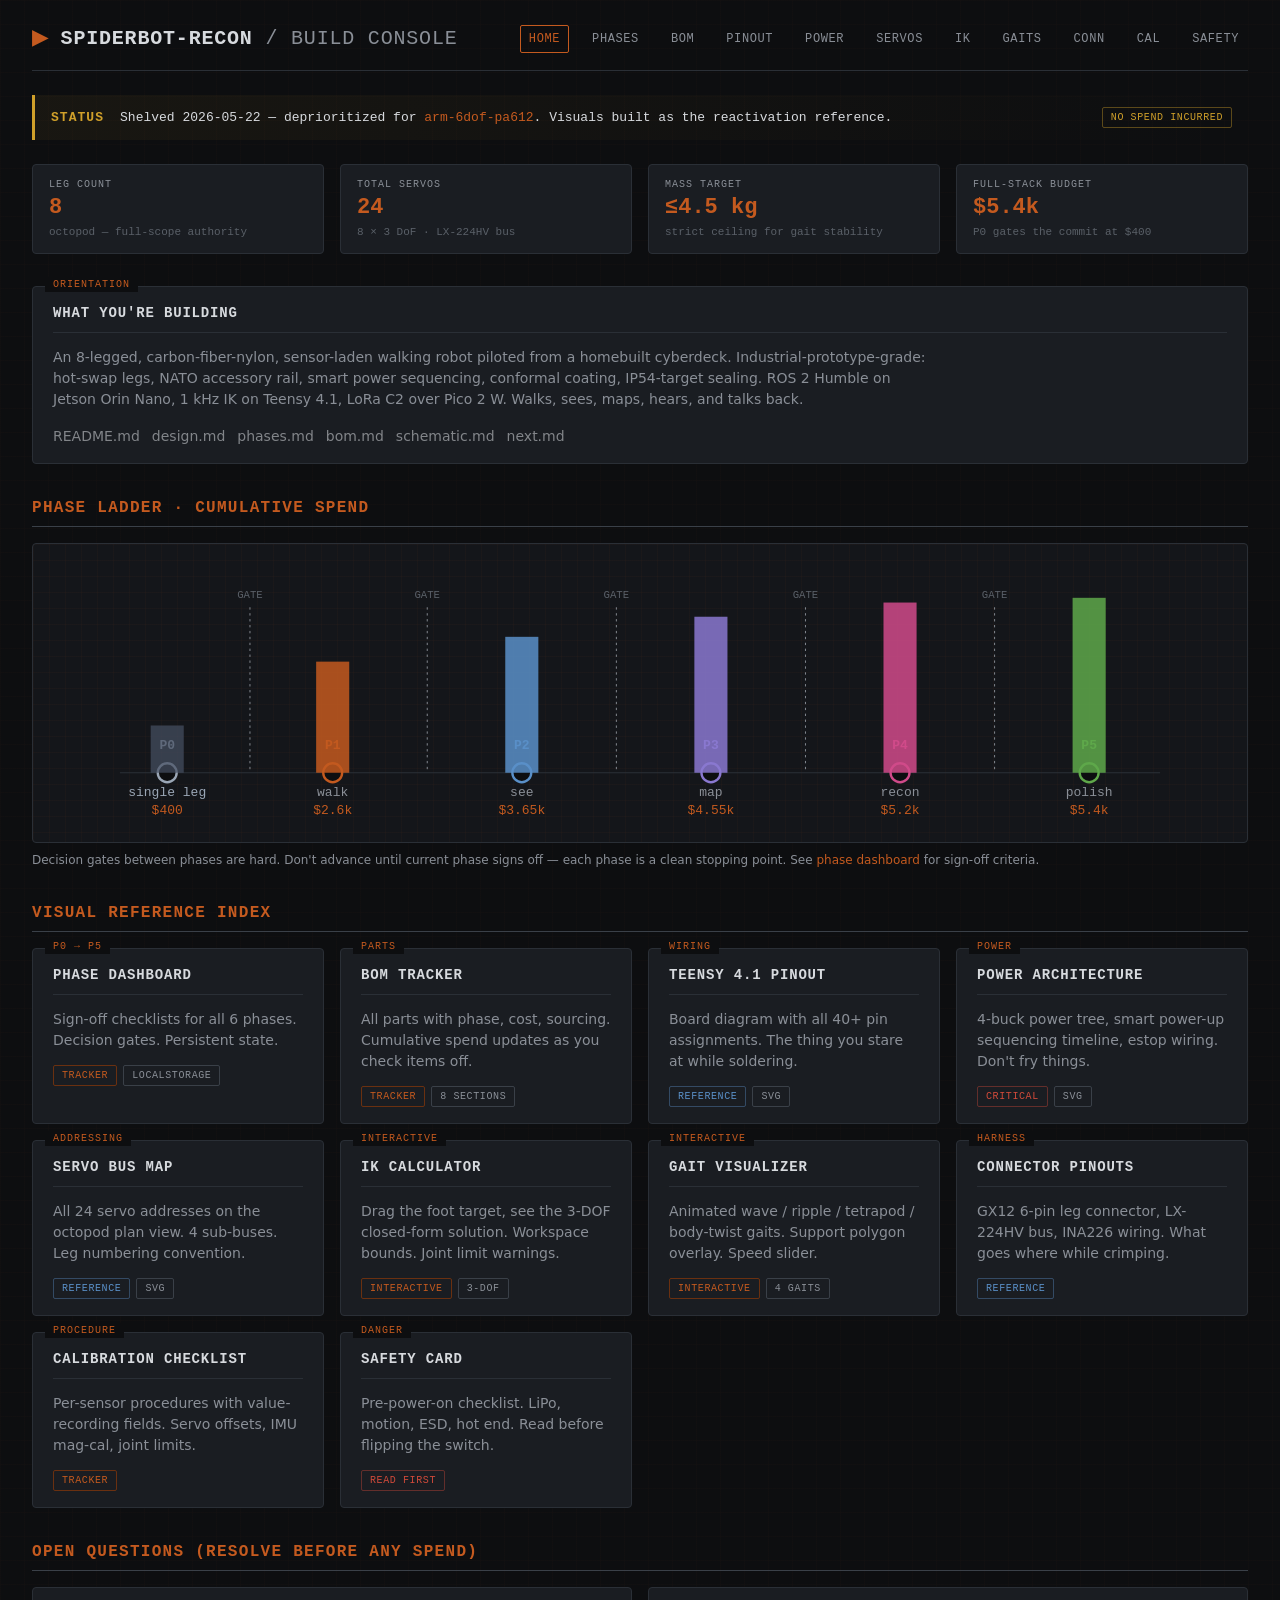
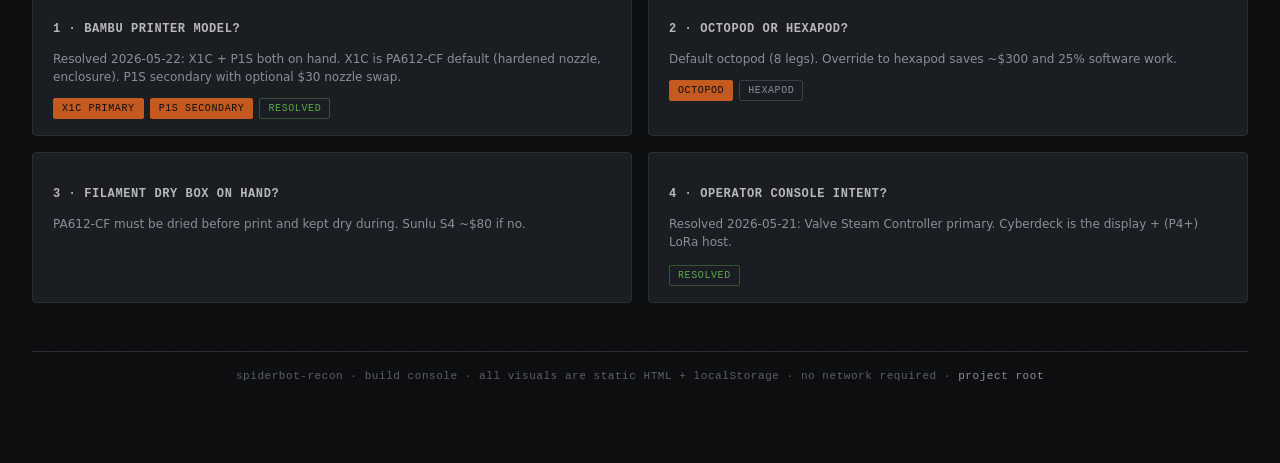
<file: index.html>
<!doctype html>
<html lang="en">
<head>
<meta charset="utf-8">
<meta name="viewport" content="width=device-width,initial-scale=1">
<title>spiderbot-recon · build console</title>
<link rel="stylesheet" href="styles.css">
</head>
<body data-ns="index">

<div class="shell">

  <header class="topbar">
    <h1><span class="accent">▶</span> SPIDERBOT-RECON <span class="dim">/ build console</span></h1>
    <nav class="nav">
      <a href="index.html" class="active">Home</a>
      <a href="phase-dashboard.html">Phases</a>
      <a href="bom-tracker.html">BOM</a>
      <a href="teensy-pinout.html">Pinout</a>
      <a href="power-architecture.html">Power</a>
      <a href="servo-bus-map.html">Servos</a>
      <a href="ik-calculator.html">IK</a>
      <a href="gait-visualizer.html">Gaits</a>
      <a href="connector-pinouts.html">Conn</a>
      <a href="calibration-checklist.html">Cal</a>
      <a href="safety-card.html">Safety</a>
    </nav>
  </header>

  <div class="banner shelved">
    <span class="banner-tag">Status</span>
    <span>Shelved 2026-05-22 — deprioritized for <a href="../../arm-6dof-pa612/">arm-6dof-pa612</a>. Visuals built as the reactivation reference.</span>
    <span class="spacer"></span>
    <span class="pill warn">no spend incurred</span>
  </div>

  <!-- Hero stats -->
  <section class="grid grid-4 mt-3">
    <div class="stat">
      <span class="label">Leg count</span>
      <span class="value">8</span>
      <span class="delta">octopod — full-scope authority</span>
    </div>
    <div class="stat">
      <span class="label">Total servos</span>
      <span class="value">24</span>
      <span class="delta">8 × 3 DoF · LX-224HV bus</span>
    </div>
    <div class="stat">
      <span class="label">Mass target</span>
      <span class="value">≤4.5 kg</span>
      <span class="delta">strict ceiling for gait stability</span>
    </div>
    <div class="stat">
      <span class="label">Full-stack budget</span>
      <span class="value">$5.4k</span>
      <span class="delta">P0 gates the commit at $400</span>
    </div>
  </section>

  <!-- What this is -->
  <section class="card mt-4">
    <span class="card-tag">orientation</span>
    <h2>What you're building</h2>
    <p class="text-mute" style="max-width:880px">
      An 8-legged, carbon-fiber-nylon, sensor-laden walking robot piloted from a homebuilt cyberdeck.
      Industrial-prototype-grade: hot-swap legs, NATO accessory rail, smart power sequencing, conformal coating,
      IP54-target sealing. ROS 2 Humble on Jetson Orin Nano, 1 kHz IK on Teensy 4.1, LoRa C2 over Pico 2 W.
      Walks, sees, maps, hears, and talks back.
    </p>
    <div class="row mt-2">
      <span style="opacity:0.55;cursor:default" title="Source lives in the private workspace">README.md</span>
      <span style="opacity:0.55;cursor:default" title="Source lives in the private workspace">design.md</span>
      <span style="opacity:0.55;cursor:default" title="Source lives in the private workspace">phases.md</span>
      <span style="opacity:0.55;cursor:default" title="Source lives in the private workspace">bom.md</span>
      <span style="opacity:0.55;cursor:default" title="Source lives in the private workspace">schematic.md</span>
      <span style="opacity:0.55;cursor:default" title="Source lives in the private workspace">next.md</span>
    </div>
  </section>

  <!-- Phase ladder -->
  <h2 class="section">Phase ladder · cumulative spend</h2>
  <div class="diagram-frame">
    <svg viewBox="0 0 1000 220" style="width:100%;height:auto;font-family:var(--mono);font-size:11px" xmlns="http://www.w3.org/2000/svg">
      <defs>
        <linearGradient id="phaseGrad" x1="0" y1="0" x2="1" y2="0">
          <stop offset="0%" stop-color="#475063"/>
          <stop offset="20%" stop-color="#C45A1F"/>
          <stop offset="40%" stop-color="#5a90c8"/>
          <stop offset="60%" stop-color="#8a78d0"/>
          <stop offset="80%" stop-color="#d04a8a"/>
          <stop offset="100%" stop-color="#5fa84a"/>
        </linearGradient>
      </defs>

      <!-- baseline -->
      <line x1="60" y1="180" x2="940" y2="180" stroke="#2a2f36" stroke-width="1"/>

      <!-- phase stations -->
      <g fill="#d7dade" text-anchor="middle">
        <!-- P0 -->
        <circle cx="100" cy="180" r="8" fill="#0d0e10" stroke="#9aa6b5" stroke-width="2"/>
        <text x="100" y="160" fill="#9aa6b5" font-weight="600">P0</text>
        <text x="100" y="200" fill="#9aa6b5">single leg</text>
        <text x="100" y="215" fill="#C45A1F">$400</text>

        <!-- P1 -->
        <circle cx="240" cy="180" r="8" fill="#0d0e10" stroke="#C45A1F" stroke-width="2"/>
        <text x="240" y="160" fill="#C45A1F" font-weight="600">P1</text>
        <text x="240" y="200" fill="#8a8f97">walk</text>
        <text x="240" y="215" fill="#C45A1F">$2.6k</text>

        <!-- P2 -->
        <circle cx="400" cy="180" r="8" fill="#0d0e10" stroke="#5a90c8" stroke-width="2"/>
        <text x="400" y="160" fill="#5a90c8" font-weight="600">P2</text>
        <text x="400" y="200" fill="#8a8f97">see</text>
        <text x="400" y="215" fill="#C45A1F">$3.65k</text>

        <!-- P3 -->
        <circle cx="560" cy="180" r="8" fill="#0d0e10" stroke="#8a78d0" stroke-width="2"/>
        <text x="560" y="160" fill="#8a78d0" font-weight="600">P3</text>
        <text x="560" y="200" fill="#8a8f97">map</text>
        <text x="560" y="215" fill="#C45A1F">$4.55k</text>

        <!-- P4 -->
        <circle cx="720" cy="180" r="8" fill="#0d0e10" stroke="#d04a8a" stroke-width="2"/>
        <text x="720" y="160" fill="#d04a8a" font-weight="600">P4</text>
        <text x="720" y="200" fill="#8a8f97">recon</text>
        <text x="720" y="215" fill="#C45A1F">$5.2k</text>

        <!-- P5 -->
        <circle cx="880" cy="180" r="8" fill="#0d0e10" stroke="#5fa84a" stroke-width="2"/>
        <text x="880" y="160" fill="#5fa84a" font-weight="600">P5</text>
        <text x="880" y="200" fill="#8a8f97">polish</text>
        <text x="880" y="215" fill="#C45A1F">$5.4k</text>

        <!-- bars (cumulative spend as height) -->
        <rect x="86" y="140" width="28" height="40"  fill="#475063" opacity="0.7"/>
        <rect x="226" y="86" width="28" height="94" fill="#C45A1F" opacity="0.85"/>
        <rect x="386" y="65" width="28" height="115" fill="#5a90c8" opacity="0.85"/>
        <rect x="546" y="48" width="28" height="132" fill="#8a78d0" opacity="0.85"/>
        <rect x="706" y="36" width="28" height="144" fill="#d04a8a" opacity="0.85"/>
        <rect x="866" y="32" width="28" height="148" fill="#5fa84a" opacity="0.85"/>
      </g>

      <!-- decision gates between phases -->
      <g stroke="#8a8f97" stroke-dasharray="2 3" stroke-width="0.8">
        <line x1="170" y1="40" x2="170" y2="180"/>
        <line x1="320" y1="40" x2="320" y2="180"/>
        <line x1="480" y1="40" x2="480" y2="180"/>
        <line x1="640" y1="40" x2="640" y2="180"/>
        <line x1="800" y1="40" x2="800" y2="180"/>
      </g>
      <g fill="#5a6068" font-family="var(--mono)" font-size="9" text-anchor="middle">
        <text x="170" y="32">GATE</text>
        <text x="320" y="32">GATE</text>
        <text x="480" y="32">GATE</text>
        <text x="640" y="32">GATE</text>
        <text x="800" y="32">GATE</text>
      </g>
    </svg>
  </div>
  <p class="text-mute small mt-1">
    Decision gates between phases are hard. Don't advance until current phase signs off — each phase is a clean stopping point.
    See <a href="phase-dashboard.html">phase dashboard</a> for sign-off criteria.
  </p>

  <!-- Visual index -->
  <h2 class="section">Visual reference index</h2>
  <div class="grid grid-3">

    <a class="card" href="phase-dashboard.html" style="text-decoration:none;color:inherit">
      <span class="card-tag">P0 → P5</span>
      <h2>Phase dashboard</h2>
      <p class="text-mute">Sign-off checklists for all 6 phases. Decision gates. Persistent state.</p>
      <div class="row tight"><span class="pill amber">tracker</span><span class="pill">localStorage</span></div>
    </a>

    <a class="card" href="bom-tracker.html" style="text-decoration:none;color:inherit">
      <span class="card-tag">parts</span>
      <h2>BOM tracker</h2>
      <p class="text-mute">All parts with phase, cost, sourcing. Cumulative spend updates as you check items off.</p>
      <div class="row tight"><span class="pill amber">tracker</span><span class="pill">8 sections</span></div>
    </a>

    <a class="card" href="teensy-pinout.html" style="text-decoration:none;color:inherit">
      <span class="card-tag">wiring</span>
      <h2>Teensy 4.1 pinout</h2>
      <p class="text-mute">Board diagram with all 40+ pin assignments. The thing you stare at while soldering.</p>
      <div class="row tight"><span class="pill info">reference</span><span class="pill">SVG</span></div>
    </a>

    <a class="card" href="power-architecture.html" style="text-decoration:none;color:inherit">
      <span class="card-tag">power</span>
      <h2>Power architecture</h2>
      <p class="text-mute">4-buck power tree, smart power-up sequencing timeline, estop wiring. Don't fry things.</p>
      <div class="row tight"><span class="pill danger">critical</span><span class="pill">SVG</span></div>
    </a>

    <a class="card" href="servo-bus-map.html" style="text-decoration:none;color:inherit">
      <span class="card-tag">addressing</span>
      <h2>Servo bus map</h2>
      <p class="text-mute">All 24 servo addresses on the octopod plan view. 4 sub-buses. Leg numbering convention.</p>
      <div class="row tight"><span class="pill info">reference</span><span class="pill">SVG</span></div>
    </a>

    <a class="card" href="ik-calculator.html" style="text-decoration:none;color:inherit">
      <span class="card-tag">interactive</span>
      <h2>IK calculator</h2>
      <p class="text-mute">Drag the foot target, see the 3-DOF closed-form solution. Workspace bounds. Joint limit warnings.</p>
      <div class="row tight"><span class="pill amber">interactive</span><span class="pill">3-DoF</span></div>
    </a>

    <a class="card" href="gait-visualizer.html" style="text-decoration:none;color:inherit">
      <span class="card-tag">interactive</span>
      <h2>Gait visualizer</h2>
      <p class="text-mute">Animated wave / ripple / tetrapod / body-twist gaits. Support polygon overlay. Speed slider.</p>
      <div class="row tight"><span class="pill amber">interactive</span><span class="pill">4 gaits</span></div>
    </a>

    <a class="card" href="connector-pinouts.html" style="text-decoration:none;color:inherit">
      <span class="card-tag">harness</span>
      <h2>Connector pinouts</h2>
      <p class="text-mute">GX12 6-pin leg connector, LX-224HV bus, INA226 wiring. What goes where while crimping.</p>
      <div class="row tight"><span class="pill info">reference</span></div>
    </a>

    <a class="card" href="calibration-checklist.html" style="text-decoration:none;color:inherit">
      <span class="card-tag">procedure</span>
      <h2>Calibration checklist</h2>
      <p class="text-mute">Per-sensor procedures with value-recording fields. Servo offsets, IMU mag-cal, joint limits.</p>
      <div class="row tight"><span class="pill amber">tracker</span></div>
    </a>

    <a class="card" href="safety-card.html" style="text-decoration:none;color:inherit">
      <span class="card-tag">danger</span>
      <h2>Safety card</h2>
      <p class="text-mute">Pre-power-on checklist. LiPo, motion, ESD, hot end. Read before flipping the switch.</p>
      <div class="row tight"><span class="pill danger">read first</span></div>
    </a>

  </div>

  <!-- Open questions -->
  <h2 class="section">Open questions (resolve before any spend)</h2>
  <div class="grid grid-2">
    <div class="card">
      <h3>1 · Bambu printer model?</h3>
      <p class="text-mute small">Resolved 2026-05-22: X1C + P1S both on hand. X1C is PA612-CF default (hardened nozzle, enclosure). P1S secondary with optional $30 nozzle swap.</p>
      <div class="row tight"><span class="pill solid-amber">X1C primary</span><span class="pill solid-amber">P1S secondary</span><span class="pill ok">resolved</span></div>
    </div>
    <div class="card">
      <h3>2 · Octopod or hexapod?</h3>
      <p class="text-mute small">Default octopod (8 legs). Override to hexapod saves ~$300 and 25% software work.</p>
      <div class="row tight"><span class="pill solid-amber">octopod</span><span class="pill">hexapod</span></div>
    </div>
    <div class="card">
      <h3>3 · Filament dry box on hand?</h3>
      <p class="text-mute small">PA612-CF must be dried before print and kept dry during. Sunlu S4 ~$80 if no.</p>
    </div>
    <div class="card">
      <h3>4 · Operator console intent?</h3>
      <p class="text-mute small">Resolved 2026-05-21: Valve Steam Controller primary. Cyberdeck is the display + (P4+) LoRa host.</p>
      <span class="pill ok">resolved</span>
    </div>
  </div>

  <footer class="footer">
    spiderbot-recon · build console · all visuals are static HTML + localStorage · no network required
    · <a href="../">project root</a>
  </footer>

</div>

<script src="shared.js"></script>
</body>
</html>
</file>
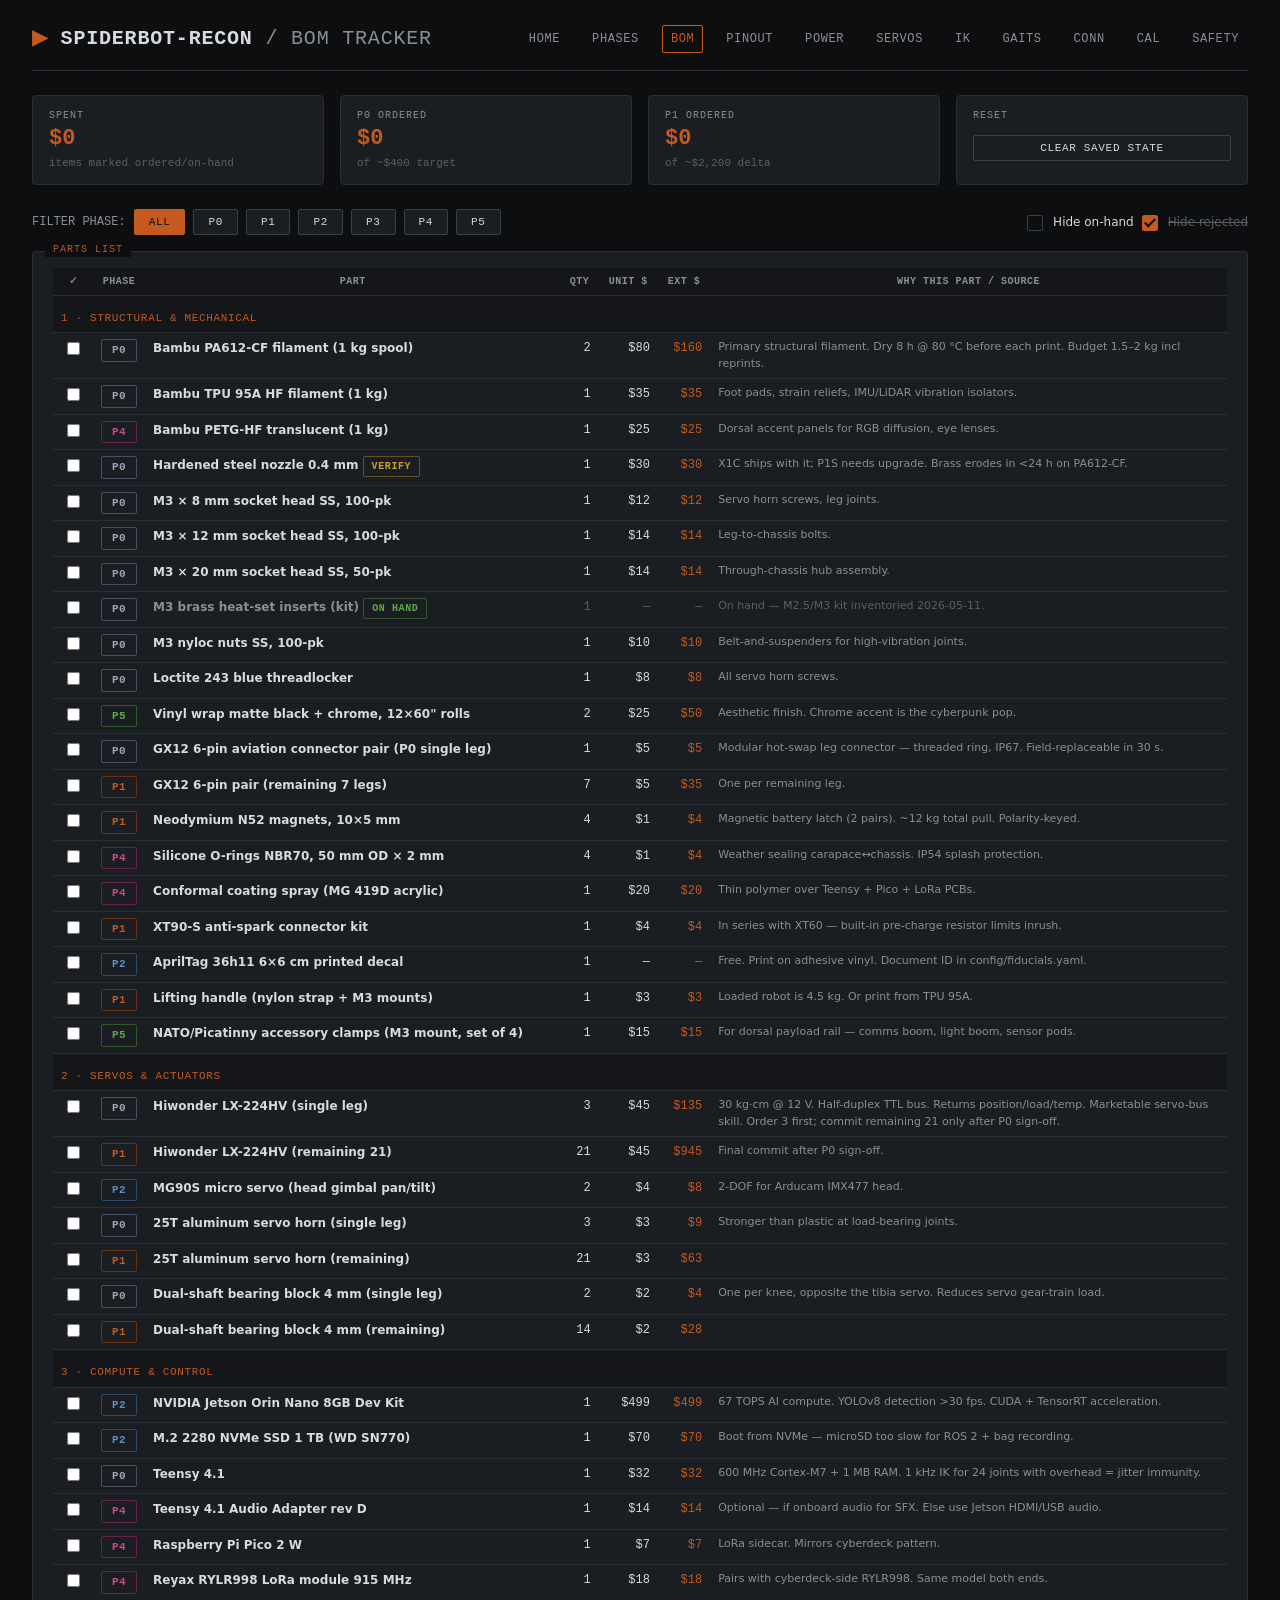
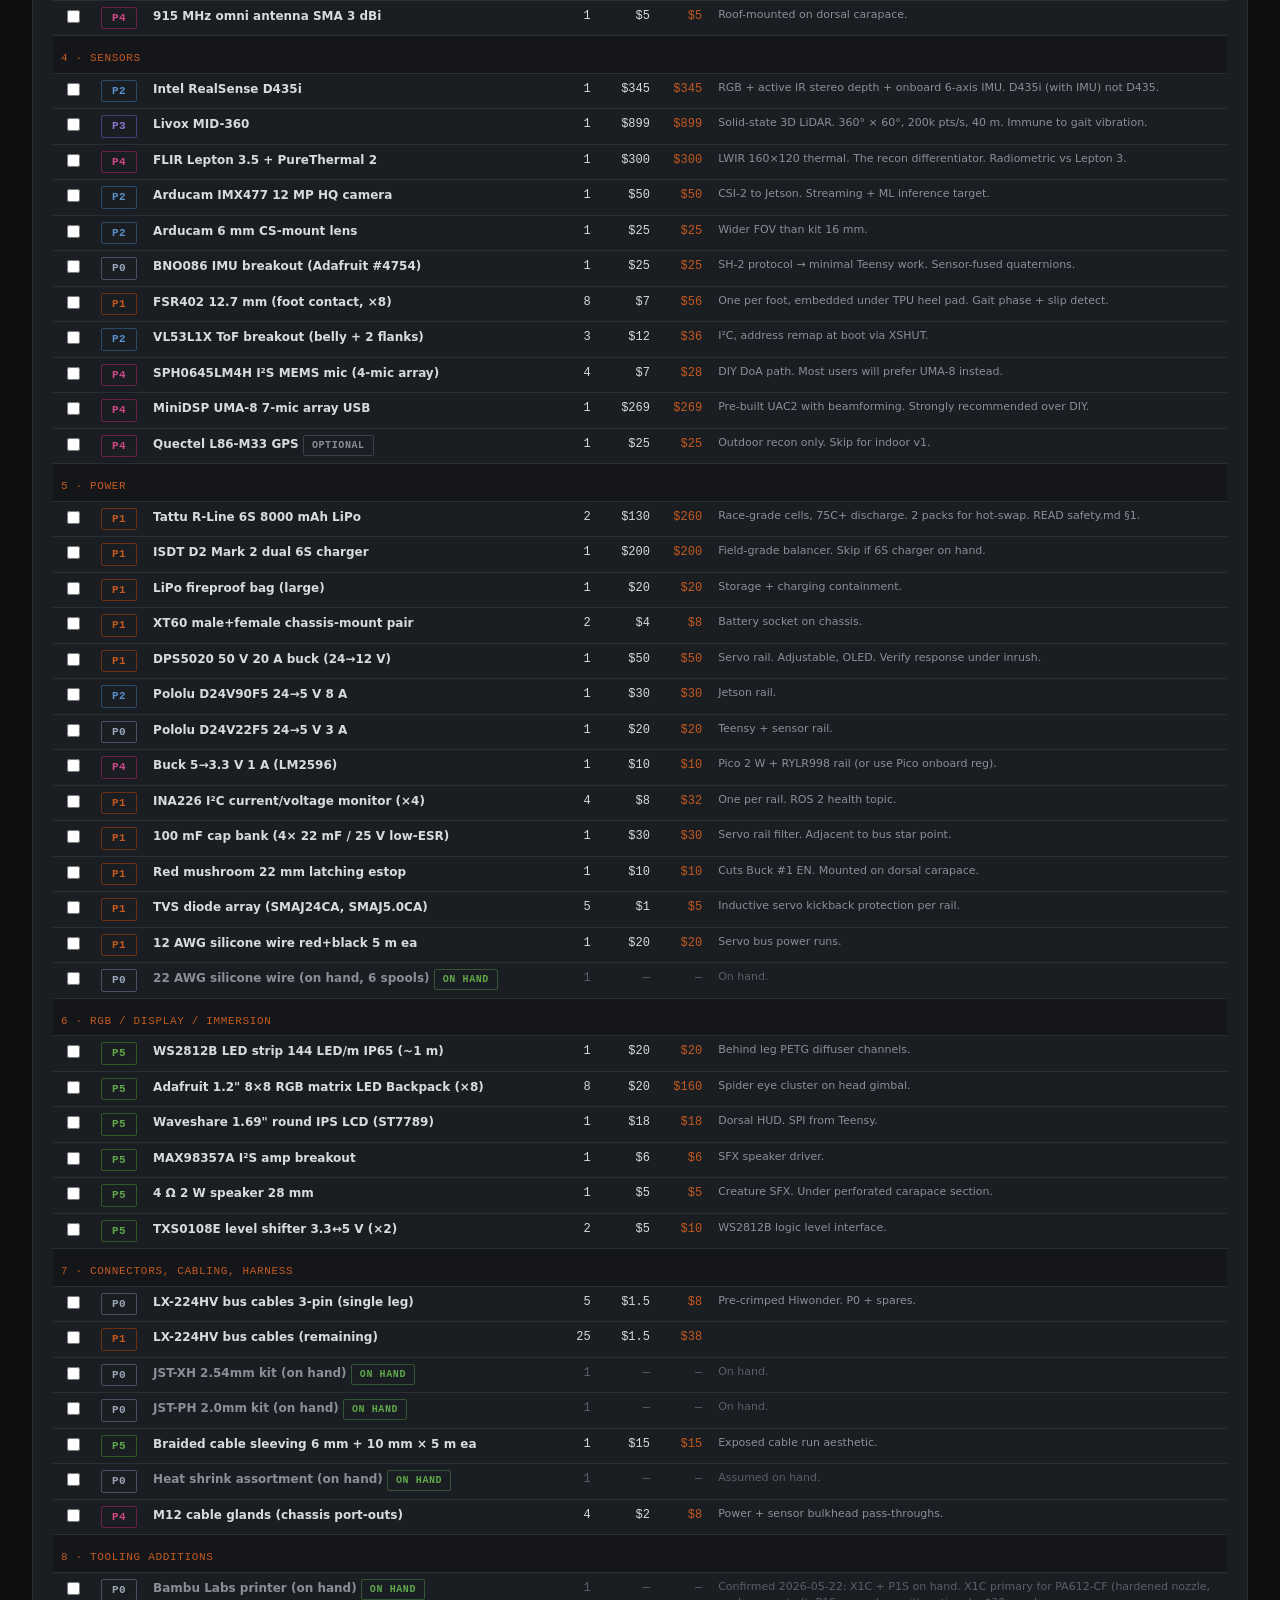
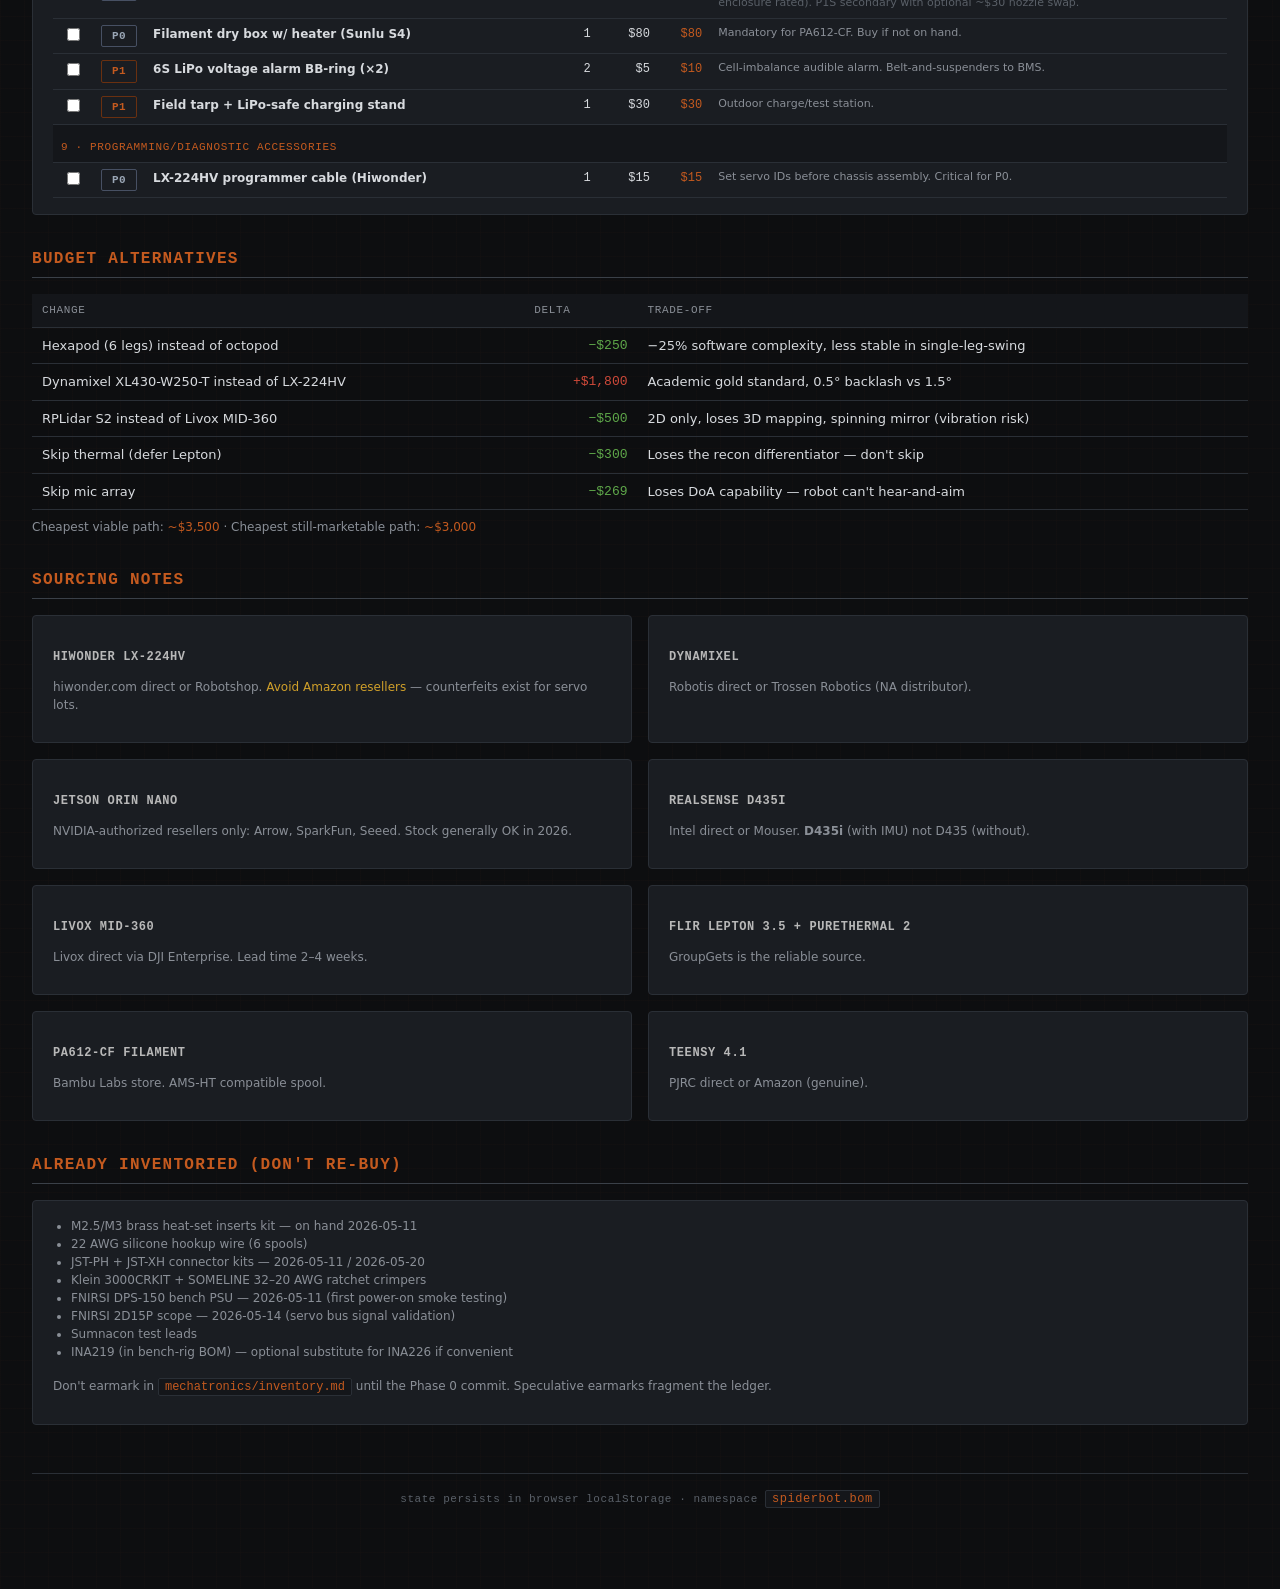
<file: bom-tracker.html>
<!doctype html>
<html lang="en">
<head>
<meta charset="utf-8">
<meta name="viewport" content="width=device-width,initial-scale=1">
<title>BOM tracker · spiderbot-recon</title>
<link rel="stylesheet" href="styles.css">
<style>
  .bom-table { width: 100%; border-collapse: collapse; font-size: 12px; }
  .bom-table th, .bom-table td { padding: 6px 8px; border-bottom: 1px solid var(--border); vertical-align: top; }
  .bom-table thead th { font-family: var(--mono); font-size: 10px; text-transform: uppercase; letter-spacing: 0.05em; color: var(--text-mute); background: var(--bg-elev); position: sticky; top: 0; }
  .bom-table tbody tr:hover { background: var(--bg-card-hi); }
  .bom-table .qty, .bom-table .unit, .bom-table .ext { font-family: var(--mono); text-align: right; }
  .bom-table .ext { color: var(--amber); }
  .bom-table .part { font-weight: 600; }
  .bom-table .why { color: var(--text-mute); font-size: 11px; max-width: 480px; }
  .bom-table tr.section-row td { background: var(--bg-elev); padding: 14px 8px 6px; font-family: var(--mono); font-size: 11px; text-transform: uppercase; letter-spacing: 0.06em; color: var(--amber); }
  .bom-table tr.on-hand td { color: var(--text-dim); }
  .bom-table tr.on-hand td.part { color: var(--text-mute); }
  .bom-table tr.rejected td { color: var(--text-dim); opacity: 0.55; }
  .bom-table tr.rejected td.part { text-decoration: line-through; }
  .filter-bar { display: flex; gap: 8px; flex-wrap: wrap; align-items: center; margin-bottom: 16px; }
  .filter-bar button.active { background: var(--amber); color: var(--bg); border-color: var(--amber); }
  .status-col { width: 40px; text-align: center; }
  .phase-col { width: 50px; }
</style>
</head>
<body data-ns="bom">

<div class="shell">

  <header class="topbar">
    <h1><span class="accent">▶</span> SPIDERBOT-RECON <span class="dim">/ BOM tracker</span></h1>
    <nav class="nav">
      <a href="index.html">Home</a>
      <a href="phase-dashboard.html">Phases</a>
      <a href="bom-tracker.html" class="active">BOM</a>
      <a href="teensy-pinout.html">Pinout</a>
      <a href="power-architecture.html">Power</a>
      <a href="servo-bus-map.html">Servos</a>
      <a href="ik-calculator.html">IK</a>
      <a href="gait-visualizer.html">Gaits</a>
      <a href="connector-pinouts.html">Conn</a>
      <a href="calibration-checklist.html">Cal</a>
      <a href="safety-card.html">Safety</a>
    </nav>
  </header>

  <!-- Spend totals -->
  <section class="grid grid-4 mt-2">
    <div class="stat">
      <span class="label">Spent</span>
      <span class="value" data-spend-rollup="input[data-cost]:checked">$0</span>
      <span class="delta">items marked ordered/on-hand</span>
    </div>
    <div class="stat">
      <span class="label">P0 ordered</span>
      <span class="value" data-spend-rollup="input[data-phase='P0'][data-cost]:checked">$0</span>
      <span class="delta">of ~$400 target</span>
    </div>
    <div class="stat">
      <span class="label">P1 ordered</span>
      <span class="value" data-spend-rollup="input[data-phase='P1'][data-cost]:checked">$0</span>
      <span class="delta">of ~$2,200 delta</span>
    </div>
    <div class="stat">
      <span class="label">Reset</span>
      <button class="mt-1" data-reset-ns>Clear saved state</button>
    </div>
  </section>

  <!-- Filter bar -->
  <div class="filter-bar mt-3">
    <span class="text-mute mono small">FILTER PHASE:</span>
    <button data-filter="all" class="active">All</button>
    <button data-filter="P0">P0</button>
    <button data-filter="P1">P1</button>
    <button data-filter="P2">P2</button>
    <button data-filter="P3">P3</button>
    <button data-filter="P4">P4</button>
    <button data-filter="P5">P5</button>
    <span class="spacer"></span>
    <label class="check small" style="padding:0"><input type="checkbox" id="hide-onhand"><span class="check-label">Hide on-hand</span></label>
    <label class="check small" style="padding:0"><input type="checkbox" id="hide-rejected" checked><span class="check-label">Hide rejected</span></label>
  </div>

  <div class="card">
    <span class="card-tag">parts list</span>
    <table class="bom-table">
      <thead>
        <tr>
          <th class="status-col">✓</th>
          <th class="phase-col">Phase</th>
          <th>Part</th>
          <th>Qty</th>
          <th>Unit $</th>
          <th>Ext $</th>
          <th>Why this part / source</th>
        </tr>
      </thead>
      <tbody id="bom-body">
        <!-- populated by JS -->
      </tbody>
    </table>
  </div>

  <!-- Budget alternatives -->
  <h2 class="section">Budget alternatives</h2>
  <table class="data">
    <thead><tr><th>Change</th><th>Delta</th><th>Trade-off</th></tr></thead>
    <tbody>
      <tr><td>Hexapod (6 legs) instead of octopod</td><td class="num text-ok">−$250</td><td>−25% software complexity, less stable in single-leg-swing</td></tr>
      <tr><td>Dynamixel XL430-W250-T instead of LX-224HV</td><td class="num text-danger">+$1,800</td><td>Academic gold standard, 0.5° backlash vs 1.5°</td></tr>
      <tr><td>RPLidar S2 instead of Livox MID-360</td><td class="num text-ok">−$500</td><td>2D only, loses 3D mapping, spinning mirror (vibration risk)</td></tr>
      <tr><td>Skip thermal (defer Lepton)</td><td class="num text-ok">−$300</td><td>Loses the recon differentiator — don't skip</td></tr>
      <tr><td>Skip mic array</td><td class="num text-ok">−$269</td><td>Loses DoA capability — robot can't hear-and-aim</td></tr>
    </tbody>
  </table>
  <p class="text-mute small mt-1">Cheapest viable path: <span class="text-amber">~$3,500</span> · Cheapest still-marketable path: <span class="text-amber">~$3,000</span></p>

  <!-- Sourcing notes -->
  <h2 class="section">Sourcing notes</h2>
  <div class="grid grid-2">
    <div class="card"><h3>Hiwonder LX-224HV</h3><p class="text-mute small">hiwonder.com direct or Robotshop. <span class="text-warn">Avoid Amazon resellers</span> — counterfeits exist for servo lots.</p></div>
    <div class="card"><h3>Dynamixel</h3><p class="text-mute small">Robotis direct or Trossen Robotics (NA distributor).</p></div>
    <div class="card"><h3>Jetson Orin Nano</h3><p class="text-mute small">NVIDIA-authorized resellers only: Arrow, SparkFun, Seeed. Stock generally OK in 2026.</p></div>
    <div class="card"><h3>RealSense D435i</h3><p class="text-mute small">Intel direct or Mouser. <strong>D435i</strong> (with IMU) not D435 (without).</p></div>
    <div class="card"><h3>Livox MID-360</h3><p class="text-mute small">Livox direct via DJI Enterprise. Lead time 2–4 weeks.</p></div>
    <div class="card"><h3>FLIR Lepton 3.5 + PureThermal 2</h3><p class="text-mute small">GroupGets is the reliable source.</p></div>
    <div class="card"><h3>PA612-CF filament</h3><p class="text-mute small">Bambu Labs store. AMS-HT compatible spool.</p></div>
    <div class="card"><h3>Teensy 4.1</h3><p class="text-mute small">PJRC direct or Amazon (genuine).</p></div>
  </div>

  <!-- On hand -->
  <h2 class="section">Already inventoried (don't re-buy)</h2>
  <div class="card">
    <ul class="text-mute small" style="margin:0;padding-left:18px">
      <li>M2.5/M3 brass heat-set inserts kit — on hand 2026-05-11</li>
      <li>22 AWG silicone hookup wire (6 spools)</li>
      <li>JST-PH + JST-XH connector kits — 2026-05-11 / 2026-05-20</li>
      <li>Klein 3000CRKIT + SOMELINE 32–20 AWG ratchet crimpers</li>
      <li>FNIRSI DPS-150 bench PSU — 2026-05-11 (first power-on smoke testing)</li>
      <li>FNIRSI 2D15P scope — 2026-05-14 (servo bus signal validation)</li>
      <li>Sumnacon test leads</li>
      <li>INA219 (in bench-rig BOM) — optional substitute for INA226 if convenient</li>
    </ul>
    <p class="text-mute small mt-2">Don't earmark in <code class="inline">mechatronics/inventory.md</code> until the Phase 0 commit. Speculative earmarks fragment the ledger.</p>
  </div>

  <footer class="footer">state persists in browser localStorage · namespace <code class="inline">spiderbot.bom</code></footer>
</div>

<script src="shared.js"></script>
<script>
// BOM data from bom.md — keep in sync if the doc changes.
const BOM = [
  { section: "1 · Structural & mechanical" },
  ["filament-pa612cf", "P0", "Bambu PA612-CF filament (1 kg spool)", 2, 80, "Primary structural filament. Dry 8 h @ 80 °C before each print. Budget 1.5–2 kg incl reprints."],
  ["filament-tpu95a", "P0", "Bambu TPU 95A HF filament (1 kg)", 1, 35, "Foot pads, strain reliefs, IMU/LiDAR vibration isolators."],
  ["filament-petg", "P4", "Bambu PETG-HF translucent (1 kg)", 1, 25, "Dorsal accent panels for RGB diffusion, eye lenses."],
  ["nozzle-hardened", "P0", "Hardened steel nozzle 0.4 mm", 1, 30, "X1C ships with it; P1S needs upgrade. Brass erodes in <24 h on PA612-CF.", { verify: true }],
  ["m3-8mm", "P0", "M3 × 8 mm socket head SS, 100-pk", 1, 12, "Servo horn screws, leg joints."],
  ["m3-12mm", "P0", "M3 × 12 mm socket head SS, 100-pk", 1, 14, "Leg-to-chassis bolts."],
  ["m3-20mm", "P0", "M3 × 20 mm socket head SS, 50-pk", 1, 14, "Through-chassis hub assembly."],
  ["brass-inserts", "P0", "M3 brass heat-set inserts (kit)", 1, 0, "On hand — M2.5/M3 kit inventoried 2026-05-11.", { onHand: true }],
  ["m3-nyloc", "P0", "M3 nyloc nuts SS, 100-pk", 1, 10, "Belt-and-suspenders for high-vibration joints."],
  ["loctite-243", "P0", "Loctite 243 blue threadlocker", 1, 8, "All servo horn screws."],
  ["vinyl-wrap", "P5", "Vinyl wrap matte black + chrome, 12×60\" rolls", 2, 25, "Aesthetic finish. Chrome accent is the cyberpunk pop."],
  ["gx12-1", "P0", "GX12 6-pin aviation connector pair (P0 single leg)", 1, 5, "Modular hot-swap leg connector — threaded ring, IP67. Field-replaceable in 30 s."],
  ["gx12-7", "P1", "GX12 6-pin pair (remaining 7 legs)", 7, 5, "One per remaining leg."],
  ["n52-magnets", "P1", "Neodymium N52 magnets, 10×5 mm", 4, 1, "Magnetic battery latch (2 pairs). ~12 kg total pull. Polarity-keyed."],
  ["o-rings", "P4", "Silicone O-rings NBR70, 50 mm OD × 2 mm", 4, 1, "Weather sealing carapace↔chassis. IP54 splash protection."],
  ["conformal-spray", "P4", "Conformal coating spray (MG 419D acrylic)", 1, 20, "Thin polymer over Teensy + Pico + LoRa PCBs."],
  ["xt90-s", "P1", "XT90-S anti-spark connector kit", 1, 4, "In series with XT60 — built-in pre-charge resistor limits inrush."],
  ["apriltag", "P2", "AprilTag 36h11 6×6 cm printed decal", 1, 0, "Free. Print on adhesive vinyl. Document ID in config/fiducials.yaml."],
  ["handle", "P1", "Lifting handle (nylon strap + M3 mounts)", 1, 3, "Loaded robot is 4.5 kg. Or print from TPU 95A."],
  ["nato-clamps", "P5", "NATO/Picatinny accessory clamps (M3 mount, set of 4)", 1, 15, "For dorsal payload rail — comms boom, light boom, sensor pods."],

  { section: "2 · Servos & actuators" },
  ["lx224-p0", "P0", "Hiwonder LX-224HV (single leg)", 3, 45, "30 kg·cm @ 12 V. Half-duplex TTL bus. Returns position/load/temp. Marketable servo-bus skill. Order 3 first; commit remaining 21 only after P0 sign-off."],
  ["lx224-p1", "P1", "Hiwonder LX-224HV (remaining 21)", 21, 45, "Final commit after P0 sign-off."],
  ["lx224-15d", "—", "Hiwonder LX-15D (rejected — too weak)", 0, 25, "Torque too low for loaded mass.", { rejected: true }],
  ["dynamixel-xl430", "—", "Dynamixel XL430-W250-T (upgrade path)", 24, 120, "Academic gold standard. Trigger if P0 reveals LX-224HV slop unacceptable.", { rejected: true }],
  ["mg90s", "P2", "MG90S micro servo (head gimbal pan/tilt)", 2, 4, "2-DOF for Arducam IMX477 head."],
  ["servo-horn-25t-p0", "P0", "25T aluminum servo horn (single leg)", 3, 3, "Stronger than plastic at load-bearing joints."],
  ["servo-horn-25t-p1", "P1", "25T aluminum servo horn (remaining)", 21, 3, ""],
  ["bearing-block-p0", "P0", "Dual-shaft bearing block 4 mm (single leg)", 2, 2, "One per knee, opposite the tibia servo. Reduces servo gear-train load."],
  ["bearing-block-p1", "P1", "Dual-shaft bearing block 4 mm (remaining)", 14, 2, ""],

  { section: "3 · Compute & control" },
  ["jetson", "P2", "NVIDIA Jetson Orin Nano 8GB Dev Kit", 1, 499, "67 TOPS AI compute. YOLOv8 detection >30 fps. CUDA + TensorRT acceleration."],
  ["nvme-1tb", "P2", "M.2 2280 NVMe SSD 1 TB (WD SN770)", 1, 70, "Boot from NVMe — microSD too slow for ROS 2 + bag recording."],
  ["teensy-41", "P0", "Teensy 4.1", 1, 32, "600 MHz Cortex-M7 + 1 MB RAM. 1 kHz IK for 24 joints with overhead = jitter immunity."],
  ["teensy-audio", "P4", "Teensy 4.1 Audio Adapter rev D", 1, 14, "Optional — if onboard audio for SFX. Else use Jetson HDMI/USB audio."],
  ["pico-2w", "P4", "Raspberry Pi Pico 2 W", 1, 7, "LoRa sidecar. Mirrors cyberdeck pattern."],
  ["rylr998", "P4", "Reyax RYLR998 LoRa module 915 MHz", 1, 18, "Pairs with cyberdeck-side RYLR998. Same model both ends."],
  ["lora-antenna", "P4", "915 MHz omni antenna SMA 3 dBi", 1, 5, "Roof-mounted on dorsal carapace."],

  { section: "4 · Sensors" },
  ["realsense-d435i", "P2", "Intel RealSense D435i", 1, 345, "RGB + active IR stereo depth + onboard 6-axis IMU. D435i (with IMU) not D435."],
  ["livox-mid360", "P3", "Livox MID-360", 1, 899, "Solid-state 3D LiDAR. 360° × 60°, 200k pts/s, 40 m. Immune to gait vibration."],
  ["rplidar-s2", "—", "RPLidar S2 (alternative to Livox)", 0, 399, "2D only, spinning mirror. Only if Livox budget rejected.", { rejected: true }],
  ["lepton35", "P4", "FLIR Lepton 3.5 + PureThermal 2", 1, 300, "LWIR 160×120 thermal. The recon differentiator. Radiometric vs Lepton 3."],
  ["imx477", "P2", "Arducam IMX477 12 MP HQ camera", 1, 50, "CSI-2 to Jetson. Streaming + ML inference target."],
  ["imx477-lens", "P2", "Arducam 6 mm CS-mount lens", 1, 25, "Wider FOV than kit 16 mm."],
  ["bno086", "P0", "BNO086 IMU breakout (Adafruit #4754)", 1, 25, "SH-2 protocol → minimal Teensy work. Sensor-fused quaternions."],
  ["fsr402", "P1", "FSR402 12.7 mm (foot contact, ×8)", 8, 7, "One per foot, embedded under TPU heel pad. Gait phase + slip detect."],
  ["vl53l1x", "P2", "VL53L1X ToF breakout (belly + 2 flanks)", 3, 12, "I²C, address remap at boot via XSHUT."],
  ["sph0645", "P4", "SPH0645LM4H I²S MEMS mic (4-mic array)", 4, 7, "DIY DoA path. Most users will prefer UMA-8 instead."],
  ["uma8", "P4", "MiniDSP UMA-8 7-mic array USB", 1, 269, "Pre-built UAC2 with beamforming. Strongly recommended over DIY."],
  ["gps", "P4", "Quectel L86-M33 GPS", 1, 25, "Outdoor recon only. Skip for indoor v1.", { optional: true }],

  { section: "5 · Power" },
  ["lipo-6s", "P1", "Tattu R-Line 6S 8000 mAh LiPo", 2, 130, "Race-grade cells, 75C+ discharge. 2 packs for hot-swap. READ safety.md §1."],
  ["lipo-charger", "P1", "ISDT D2 Mark 2 dual 6S charger", 1, 200, "Field-grade balancer. Skip if 6S charger on hand."],
  ["lipo-bag", "P1", "LiPo fireproof bag (large)", 1, 20, "Storage + charging containment."],
  ["xt60-kit", "P1", "XT60 male+female chassis-mount pair", 2, 4, "Battery socket on chassis."],
  ["dps5020", "P1", "DPS5020 50 V 20 A buck (24→12 V)", 1, 50, "Servo rail. Adjustable, OLED. Verify response under inrush."],
  ["buck-jetson", "P2", "Pololu D24V90F5 24→5 V 8 A", 1, 30, "Jetson rail."],
  ["buck-teensy", "P0", "Pololu D24V22F5 24→5 V 3 A", 1, 20, "Teensy + sensor rail."],
  ["buck-pico", "P4", "Buck 5→3.3 V 1 A (LM2596)", 1, 10, "Pico 2 W + RYLR998 rail (or use Pico onboard reg)."],
  ["ina226", "P1", "INA226 I²C current/voltage monitor (×4)", 4, 8, "One per rail. ROS 2 health topic."],
  ["cap-bank", "P1", "100 mF cap bank (4× 22 mF / 25 V low-ESR)", 1, 30, "Servo rail filter. Adjacent to bus star point."],
  ["estop", "P1", "Red mushroom 22 mm latching estop", 1, 10, "Cuts Buck #1 EN. Mounted on dorsal carapace."],
  ["tvs", "P1", "TVS diode array (SMAJ24CA, SMAJ5.0CA)", 5, 1, "Inductive servo kickback protection per rail."],
  ["wire-12awg", "P1", "12 AWG silicone wire red+black 5 m ea", 1, 20, "Servo bus power runs."],
  ["wire-22awg", "P0", "22 AWG silicone wire (on hand, 6 spools)", 1, 0, "On hand.", { onHand: true }],

  { section: "6 · RGB / display / immersion" },
  ["ws2812b", "P5", "WS2812B LED strip 144 LED/m IP65 (~1 m)", 1, 20, "Behind leg PETG diffuser channels."],
  ["led-matrix-8x8", "P5", "Adafruit 1.2\" 8×8 RGB matrix LED Backpack (×8)", 8, 20, "Spider eye cluster on head gimbal."],
  ["hud-1.69", "P5", "Waveshare 1.69\" round IPS LCD (ST7789)", 1, 18, "Dorsal HUD. SPI from Teensy."],
  ["max98357a", "P5", "MAX98357A I²S amp breakout", 1, 6, "SFX speaker driver."],
  ["speaker", "P5", "4 Ω 2 W speaker 28 mm", 1, 5, "Creature SFX. Under perforated carapace section."],
  ["level-shift", "P5", "TXS0108E level shifter 3.3↔5 V (×2)", 2, 5, "WS2812B logic level interface."],

  { section: "7 · Connectors, cabling, harness" },
  ["lx224-cable-p0", "P0", "LX-224HV bus cables 3-pin (single leg)", 5, 1.5, "Pre-crimped Hiwonder. P0 + spares."],
  ["lx224-cable-p1", "P1", "LX-224HV bus cables (remaining)", 25, 1.5, ""],
  ["jst-xh", "P0", "JST-XH 2.54mm kit (on hand)", 1, 0, "On hand.", { onHand: true }],
  ["jst-ph", "P0", "JST-PH 2.0mm kit (on hand)", 1, 0, "On hand.", { onHand: true }],
  ["sleeving", "P5", "Braided cable sleeving 6 mm + 10 mm × 5 m ea", 1, 15, "Exposed cable run aesthetic."],
  ["heat-shrink", "P0", "Heat shrink assortment (on hand)", 1, 0, "Assumed on hand.", { onHand: true }],
  ["cable-glands", "P4", "M12 cable glands (chassis port-outs)", 4, 2, "Power + sensor bulkhead pass-throughs."],

  { section: "8 · Tooling additions" },
  ["bambu-printer", "P0", "Bambu Labs printer (on hand)", 1, 0, "Confirmed 2026-05-22: X1C + P1S on hand. X1C primary for PA612-CF (hardened nozzle, enclosure rated). P1S secondary with optional ~$30 nozzle swap.", { onHand: true }],
  ["dry-box", "P0", "Filament dry box w/ heater (Sunlu S4)", 1, 80, "Mandatory for PA612-CF. Buy if not on hand."],
  ["lipo-alarm", "P1", "6S LiPo voltage alarm BB-ring (×2)", 2, 5, "Cell-imbalance audible alarm. Belt-and-suspenders to BMS."],
  ["field-tarp", "P1", "Field tarp + LiPo-safe charging stand", 1, 30, "Outdoor charge/test station."],

  { section: "9 · Programming/diagnostic accessories" },
  ["lx224-programmer", "P0", "LX-224HV programmer cable (Hiwonder)", 1, 15, "Set servo IDs before chassis assembly. Critical for P0."],
];

const tbody = document.getElementById("bom-body");
const state = SB ? SB.load() : {};

function row(it) {
  const [id, phase, part, qty, unit, why, opts={}] = it;
  const ext = qty * unit;
  const tr = document.createElement("tr");
  tr.dataset.phase = phase;
  if (opts.onHand) tr.classList.add("on-hand");
  if (opts.rejected) tr.classList.add("rejected");
  const phasePill = phase === "—" ? `<span class="pill" style="color:#5a6068">—</span>` :
                    `<span class="phase-badge ${phase.toLowerCase()}">${phase}</span>`;
  const verifyNote = opts.verify ? ` <span class="pill warn">verify</span>` : "";
  const onHandNote = opts.onHand ? ` <span class="pill ok">on hand</span>` : "";
  const optionalNote = opts.optional ? ` <span class="pill">optional</span>` : "";
  const rejectedNote = opts.rejected ? ` <span class="pill danger">rejected</span>` : "";
  tr.innerHTML = `
    <td class="status-col">
      <input type="checkbox" data-persist data-cost="${opts.rejected ? 0 : ext}" data-phase="${phase}" id="bom-${id}">
    </td>
    <td class="phase-col">${phasePill}</td>
    <td class="part">${part}${verifyNote}${onHandNote}${optionalNote}${rejectedNote}</td>
    <td class="qty">${qty || "—"}</td>
    <td class="unit">${unit ? "$" + unit : "—"}</td>
    <td class="ext">${ext && !opts.rejected ? "$" + ext.toFixed(0) : "—"}</td>
    <td class="why">${why}</td>
  `;
  return tr;
}

BOM.forEach(it => {
  if (it.section) {
    const tr = document.createElement("tr");
    tr.classList.add("section-row");
    tr.innerHTML = `<td colspan="7">${it.section}</td>`;
    tbody.appendChild(tr);
    return;
  }
  tbody.appendChild(row(it));
});

// Filter
const filterBtns = document.querySelectorAll(".filter-bar button[data-filter]");
filterBtns.forEach(btn => {
  btn.addEventListener("click", () => {
    filterBtns.forEach(b => b.classList.remove("active"));
    btn.classList.add("active");
    const f = btn.dataset.filter;
    document.querySelectorAll("#bom-body tr").forEach(tr => {
      if (tr.classList.contains("section-row")) { tr.style.display = ""; return; }
      tr.style.display = (f === "all" || tr.dataset.phase === f) ? "" : "none";
    });
  });
});

document.getElementById("hide-onhand").addEventListener("change", e => {
  document.querySelectorAll("#bom-body tr.on-hand").forEach(tr => tr.style.display = e.target.checked ? "none" : "");
});
document.getElementById("hide-rejected").addEventListener("change", e => {
  document.querySelectorAll("#bom-body tr.rejected").forEach(tr => tr.style.display = e.target.checked ? "none" : "");
});
// initial: hide rejected
document.querySelectorAll("#bom-body tr.rejected").forEach(tr => tr.style.display = "none");
</script>
</body>
</html>
</file>
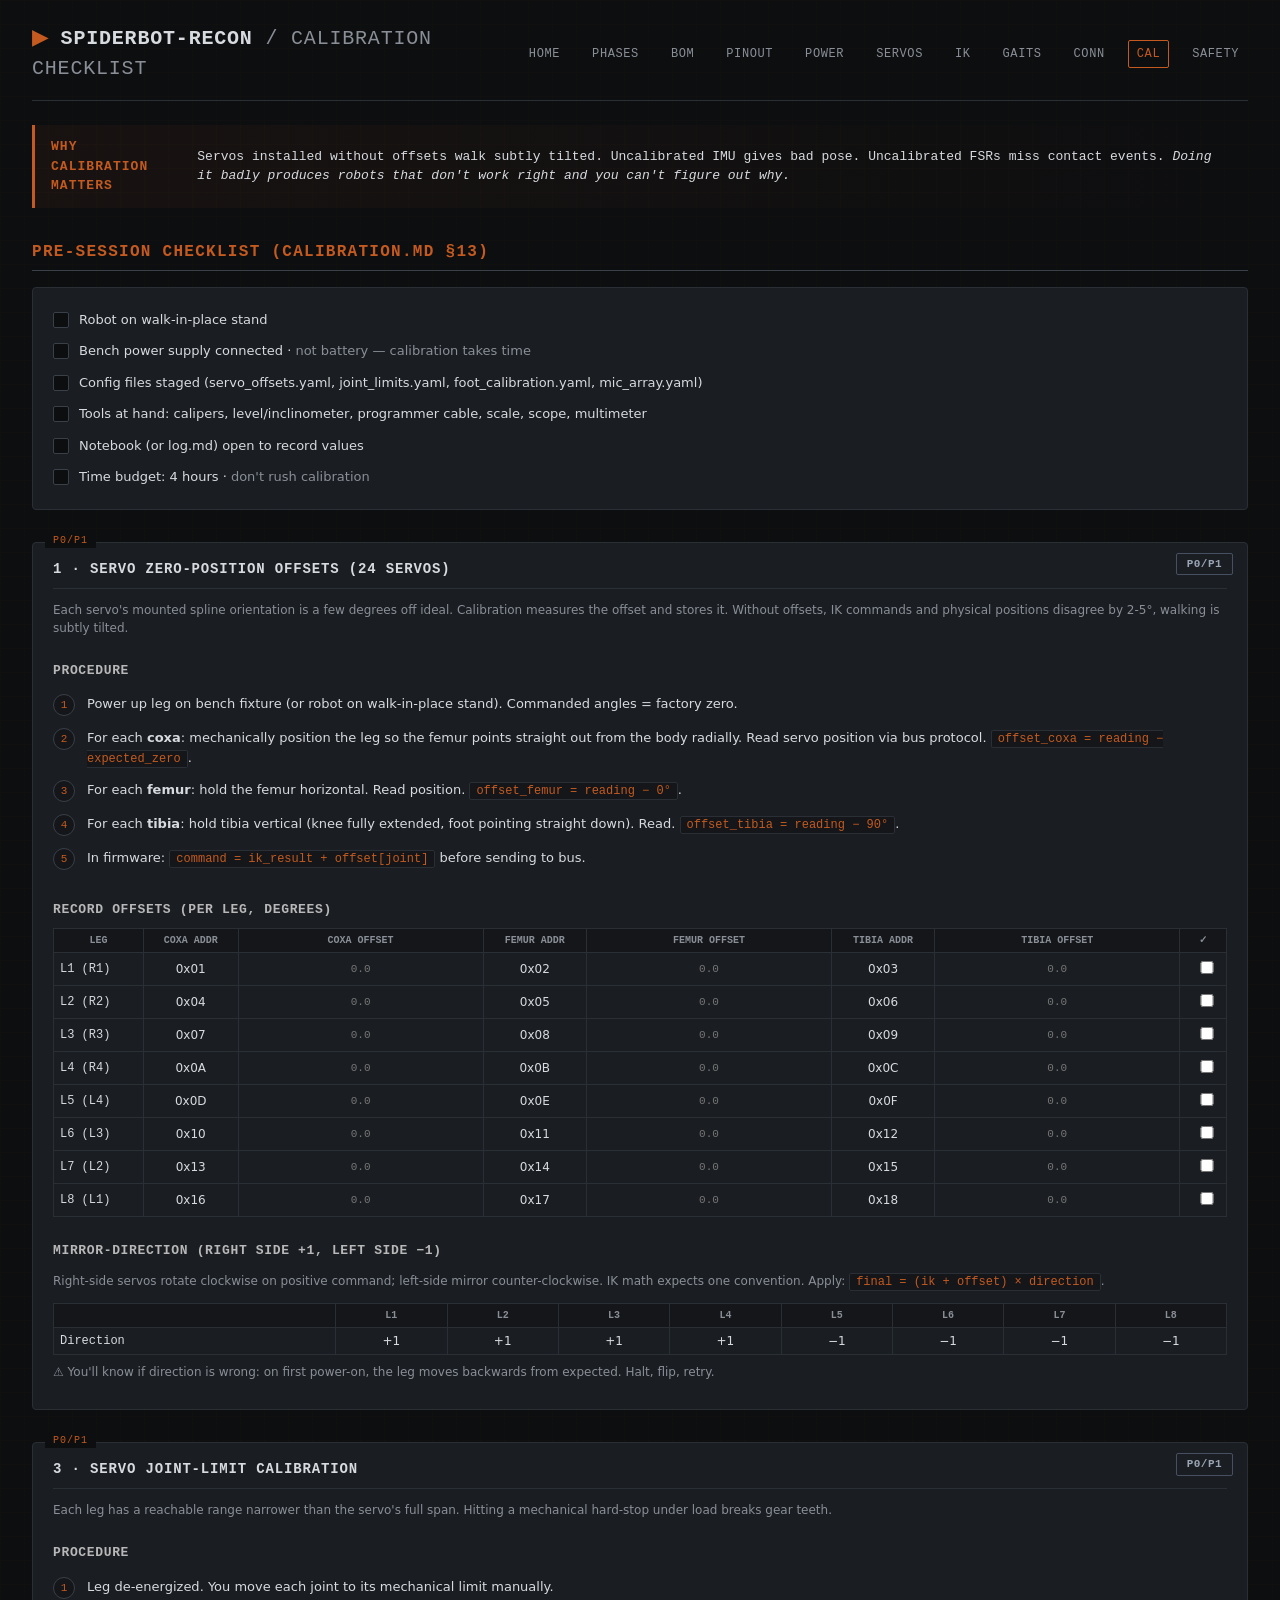
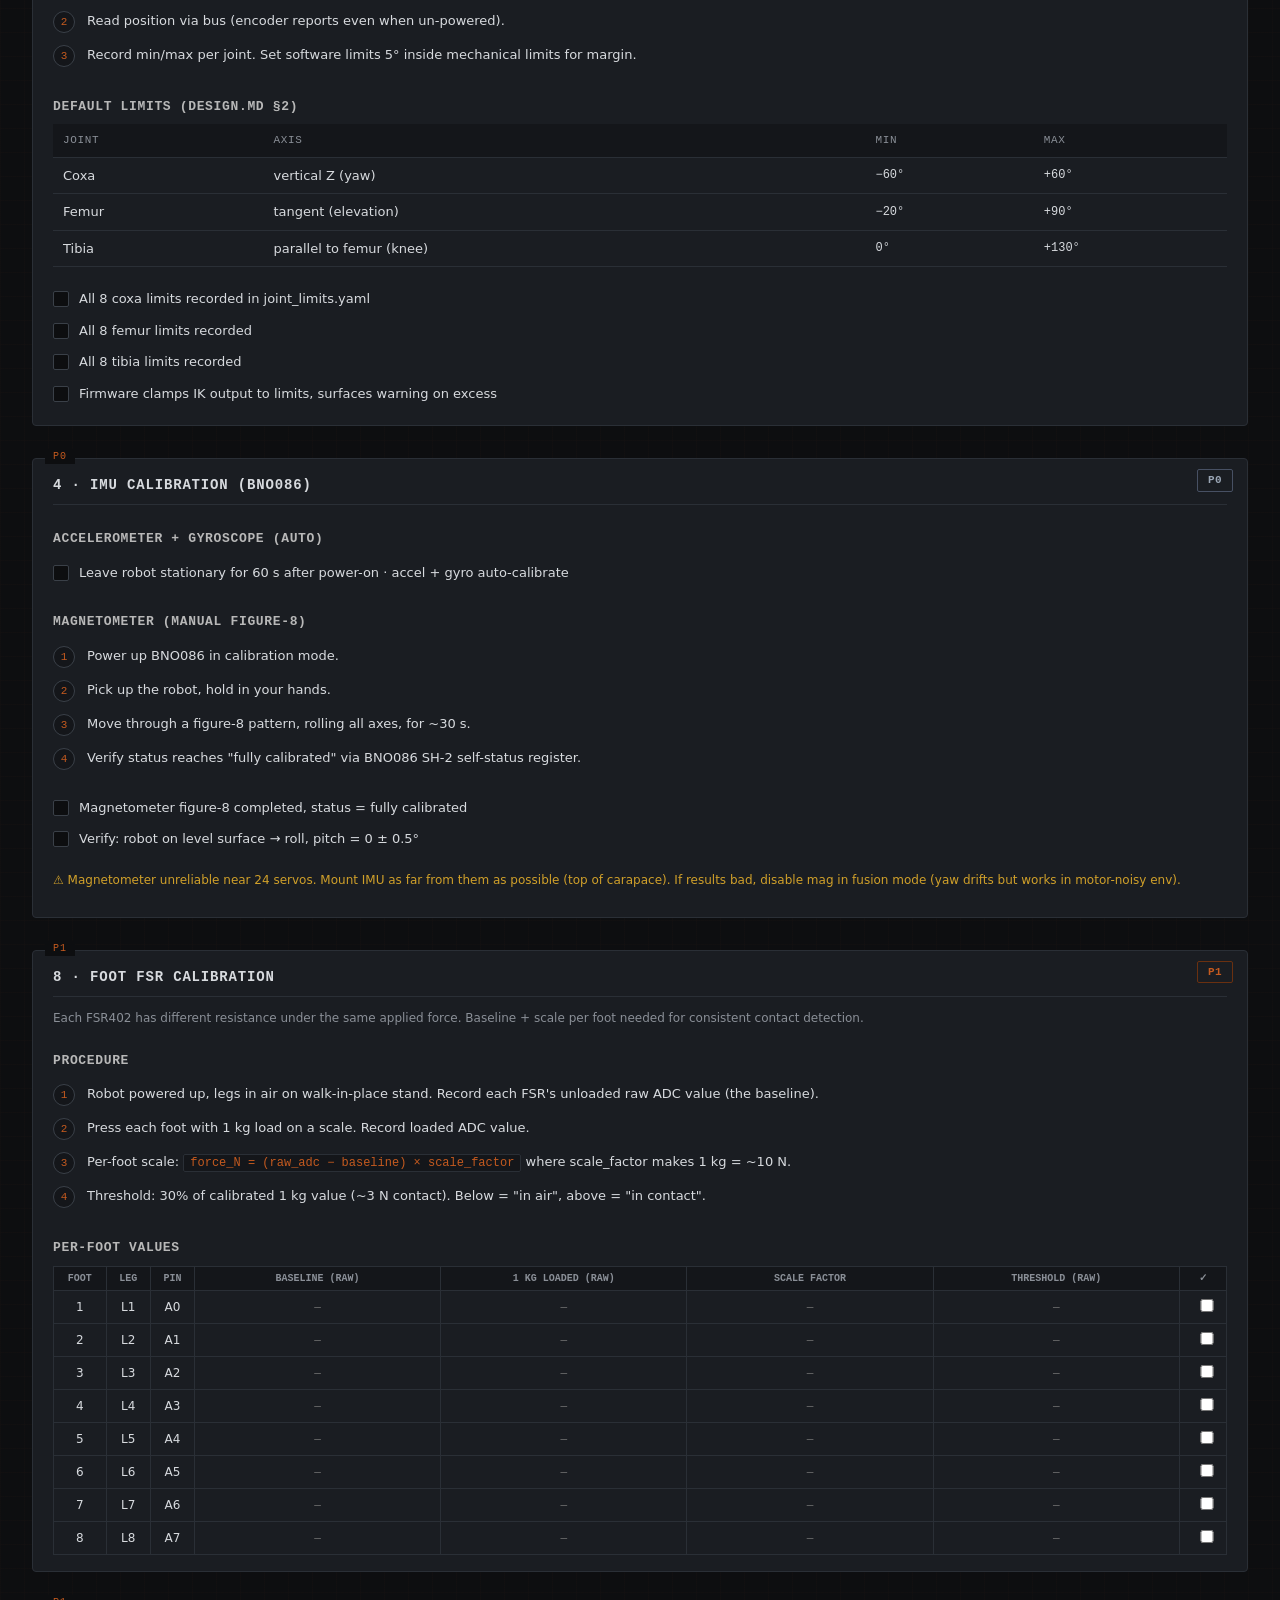
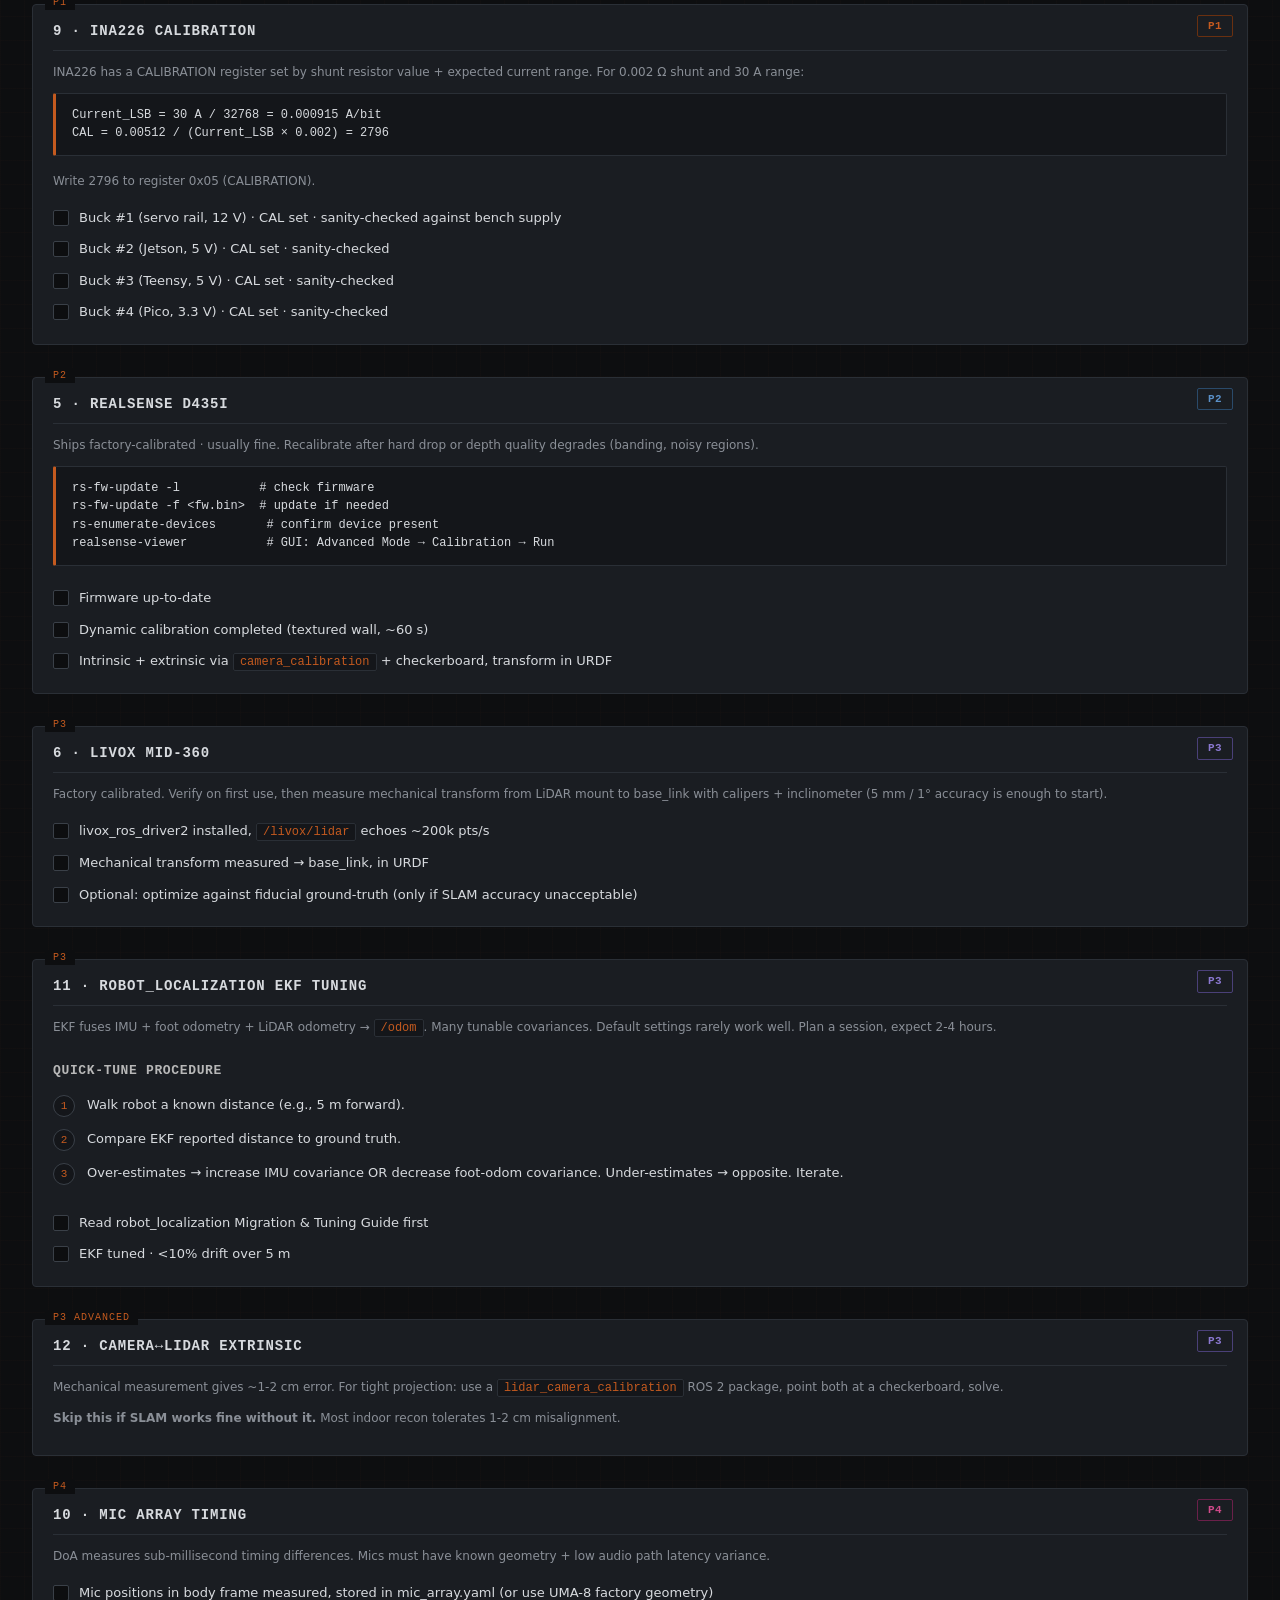
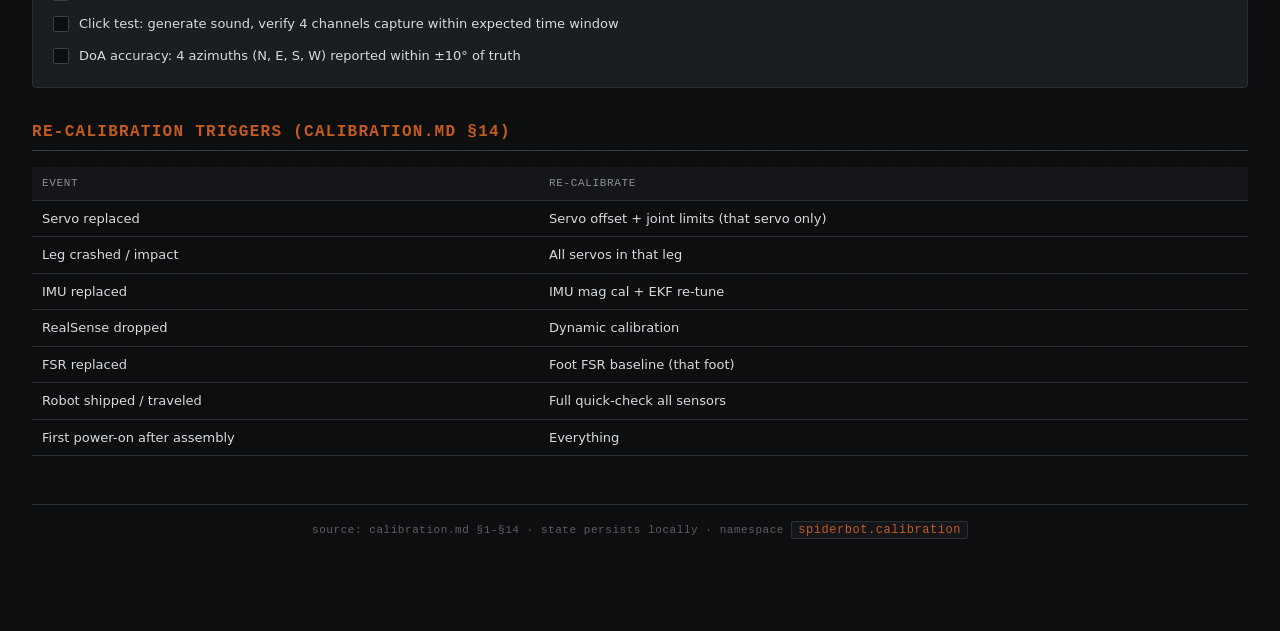
<file: calibration-checklist.html>
<!doctype html>
<html lang="en">
<head>
<meta charset="utf-8">
<meta name="viewport" content="width=device-width,initial-scale=1">
<title>Calibration checklist · spiderbot-recon</title>
<link rel="stylesheet" href="styles.css">
<style>
  .cal-card { position: relative; }
  .cal-card .phase-tag { position: absolute; top: 10px; right: 14px; }
  .proc-step { display: flex; gap: 12px; padding: 6px 0; align-items: flex-start; }
  .proc-step .num { width: 22px; height: 22px; background: var(--bg-elev); border: 1px solid var(--border-hi); border-radius: 50%; font-family: var(--mono); font-size: 11px; text-align: center; line-height: 20px; color: var(--amber); flex-shrink: 0; }
  .proc-step .text { font-size: 13px; color: var(--text); }

  .value-input {
    width: 100%;
    background: var(--bg);
    border: 1px solid var(--border-hi);
    color: var(--amber);
    font-family: var(--mono);
    font-size: 12px;
    padding: 4px 8px;
    border-radius: 2px;
  }

  .joint-table { width: 100%; border-collapse: collapse; font-size: 12px; }
  .joint-table th, .joint-table td { padding: 4px 6px; border: 1px solid var(--border); text-align: center; }
  .joint-table th { font-family: var(--mono); font-size: 10px; text-transform: uppercase; color: var(--text-mute); background: var(--bg-elev); }
  .joint-table td.label { text-align: left; font-family: var(--mono); color: var(--text); }
  .joint-table input { width: 100%; background: transparent; border: none; color: var(--amber); font-family: var(--mono); font-size: 11px; text-align: center; }
  .joint-table input:focus { background: var(--bg); outline: 1px solid var(--amber); }
</style>
</head>
<body data-ns="calibration">

<div class="shell">

  <header class="topbar">
    <h1><span class="accent">▶</span> SPIDERBOT-RECON <span class="dim">/ calibration checklist</span></h1>
    <nav class="nav">
      <a href="index.html">Home</a>
      <a href="phase-dashboard.html">Phases</a>
      <a href="bom-tracker.html">BOM</a>
      <a href="teensy-pinout.html">Pinout</a>
      <a href="power-architecture.html">Power</a>
      <a href="servo-bus-map.html">Servos</a>
      <a href="ik-calculator.html">IK</a>
      <a href="gait-visualizer.html">Gaits</a>
      <a href="connector-pinouts.html">Conn</a>
      <a href="calibration-checklist.html" class="active">Cal</a>
      <a href="safety-card.html">Safety</a>
    </nav>
  </header>

  <div class="banner">
    <span class="banner-tag">Why calibration matters</span>
    <span>Servos installed without offsets walk subtly tilted. Uncalibrated IMU gives bad pose. Uncalibrated FSRs miss contact events. <em>Doing it badly produces robots that don't work right and you can't figure out why.</em></span>
  </div>

  <!-- Session checklist -->
  <h2 class="section">Pre-session checklist (calibration.md §13)</h2>
  <div class="card">
    <label class="check"><input type="checkbox" data-persist id="cal-stand"><span class="check-label">Robot on walk-in-place stand</span></label>
    <label class="check"><input type="checkbox" data-persist id="cal-psu"><span class="check-label">Bench power supply connected · <span class="text-mute">not battery — calibration takes time</span></span></label>
    <label class="check"><input type="checkbox" data-persist id="cal-files"><span class="check-label">Config files staged (servo_offsets.yaml, joint_limits.yaml, foot_calibration.yaml, mic_array.yaml)</span></label>
    <label class="check"><input type="checkbox" data-persist id="cal-tools"><span class="check-label">Tools at hand: calipers, level/inclinometer, programmer cable, scale, scope, multimeter</span></label>
    <label class="check"><input type="checkbox" data-persist id="cal-log"><span class="check-label">Notebook (or log.md) open to record values</span></label>
    <label class="check"><input type="checkbox" data-persist id="cal-budget"><span class="check-label">Time budget: 4 hours · <span class="text-mute">don't rush calibration</span></span></label>
  </div>

  <!-- ============================================ SERVO ZERO-OFFSETS -->
  <section class="card cal-card mt-4">
    <span class="card-tag">P0/P1</span>
    <span class="phase-badge p0 phase-tag">P0/P1</span>
    <h2>1 · Servo zero-position offsets (24 servos)</h2>
    <p class="text-mute small">Each servo's mounted spline orientation is a few degrees off ideal. Calibration measures the offset and stores it. Without offsets, IK commands and physical positions disagree by 2-5°, walking is subtly tilted.</p>

    <h3 class="section">Procedure</h3>
    <div class="proc-step"><div class="num">1</div><div class="text">Power up leg on bench fixture (or robot on walk-in-place stand). Commanded angles = factory zero.</div></div>
    <div class="proc-step"><div class="num">2</div><div class="text">For each <strong>coxa</strong>: mechanically position the leg so the femur points straight out from the body radially. Read servo position via bus protocol. <code class="inline">offset_coxa = reading − expected_zero</code>.</div></div>
    <div class="proc-step"><div class="num">3</div><div class="text">For each <strong>femur</strong>: hold the femur horizontal. Read position. <code class="inline">offset_femur = reading − 0°</code>.</div></div>
    <div class="proc-step"><div class="num">4</div><div class="text">For each <strong>tibia</strong>: hold tibia vertical (knee fully extended, foot pointing straight down). Read. <code class="inline">offset_tibia = reading − 90°</code>.</div></div>
    <div class="proc-step"><div class="num">5</div><div class="text">In firmware: <code class="inline">command = ik_result + offset[joint]</code> before sending to bus.</div></div>

    <h3 class="section">Record offsets (per leg, degrees)</h3>
    <table class="joint-table">
      <thead><tr><th>Leg</th><th>Coxa addr</th><th>Coxa offset</th><th>Femur addr</th><th>Femur offset</th><th>Tibia addr</th><th>Tibia offset</th><th>✓</th></tr></thead>
      <tbody>
        <tr><td class="label">L1 (R1)</td><td>0x01</td><td><input type="text" data-persist id="off-L1-coxa" placeholder="0.0"></td><td>0x02</td><td><input type="text" data-persist id="off-L1-femur" placeholder="0.0"></td><td>0x03</td><td><input type="text" data-persist id="off-L1-tibia" placeholder="0.0"></td><td><input type="checkbox" data-persist id="off-L1-done"></td></tr>
        <tr><td class="label">L2 (R2)</td><td>0x04</td><td><input type="text" data-persist id="off-L2-coxa" placeholder="0.0"></td><td>0x05</td><td><input type="text" data-persist id="off-L2-femur" placeholder="0.0"></td><td>0x06</td><td><input type="text" data-persist id="off-L2-tibia" placeholder="0.0"></td><td><input type="checkbox" data-persist id="off-L2-done"></td></tr>
        <tr><td class="label">L3 (R3)</td><td>0x07</td><td><input type="text" data-persist id="off-L3-coxa" placeholder="0.0"></td><td>0x08</td><td><input type="text" data-persist id="off-L3-femur" placeholder="0.0"></td><td>0x09</td><td><input type="text" data-persist id="off-L3-tibia" placeholder="0.0"></td><td><input type="checkbox" data-persist id="off-L3-done"></td></tr>
        <tr><td class="label">L4 (R4)</td><td>0x0A</td><td><input type="text" data-persist id="off-L4-coxa" placeholder="0.0"></td><td>0x0B</td><td><input type="text" data-persist id="off-L4-femur" placeholder="0.0"></td><td>0x0C</td><td><input type="text" data-persist id="off-L4-tibia" placeholder="0.0"></td><td><input type="checkbox" data-persist id="off-L4-done"></td></tr>
        <tr><td class="label">L5 (L4)</td><td>0x0D</td><td><input type="text" data-persist id="off-L5-coxa" placeholder="0.0"></td><td>0x0E</td><td><input type="text" data-persist id="off-L5-femur" placeholder="0.0"></td><td>0x0F</td><td><input type="text" data-persist id="off-L5-tibia" placeholder="0.0"></td><td><input type="checkbox" data-persist id="off-L5-done"></td></tr>
        <tr><td class="label">L6 (L3)</td><td>0x10</td><td><input type="text" data-persist id="off-L6-coxa" placeholder="0.0"></td><td>0x11</td><td><input type="text" data-persist id="off-L6-femur" placeholder="0.0"></td><td>0x12</td><td><input type="text" data-persist id="off-L6-tibia" placeholder="0.0"></td><td><input type="checkbox" data-persist id="off-L6-done"></td></tr>
        <tr><td class="label">L7 (L2)</td><td>0x13</td><td><input type="text" data-persist id="off-L7-coxa" placeholder="0.0"></td><td>0x14</td><td><input type="text" data-persist id="off-L7-femur" placeholder="0.0"></td><td>0x15</td><td><input type="text" data-persist id="off-L7-tibia" placeholder="0.0"></td><td><input type="checkbox" data-persist id="off-L7-done"></td></tr>
        <tr><td class="label">L8 (L1)</td><td>0x16</td><td><input type="text" data-persist id="off-L8-coxa" placeholder="0.0"></td><td>0x17</td><td><input type="text" data-persist id="off-L8-femur" placeholder="0.0"></td><td>0x18</td><td><input type="text" data-persist id="off-L8-tibia" placeholder="0.0"></td><td><input type="checkbox" data-persist id="off-L8-done"></td></tr>
      </tbody>
    </table>

    <h3 class="section">Mirror-direction (right side +1, left side −1)</h3>
    <p class="text-mute small">Right-side servos rotate clockwise on positive command; left-side mirror counter-clockwise. IK math expects one convention. Apply: <code class="inline">final = (ik + offset) × direction</code>.</p>
    <table class="joint-table">
      <thead><tr><th></th><th>L1</th><th>L2</th><th>L3</th><th>L4</th><th>L5</th><th>L6</th><th>L7</th><th>L8</th></tr></thead>
      <tbody>
        <tr><td class="label">Direction</td><td>+1</td><td>+1</td><td>+1</td><td>+1</td><td>−1</td><td>−1</td><td>−1</td><td>−1</td></tr>
      </tbody>
    </table>
    <p class="text-mute small mt-1">⚠ You'll know if direction is wrong: on first power-on, the leg moves backwards from expected. Halt, flip, retry.</p>
  </section>

  <!-- ============================================ JOINT LIMITS -->
  <section class="card cal-card mt-4">
    <span class="card-tag">P0/P1</span>
    <span class="phase-badge p0 phase-tag">P0/P1</span>
    <h2>3 · Servo joint-limit calibration</h2>
    <p class="text-mute small">Each leg has a reachable range narrower than the servo's full span. Hitting a mechanical hard-stop under load breaks gear teeth.</p>

    <h3 class="section">Procedure</h3>
    <div class="proc-step"><div class="num">1</div><div class="text">Leg de-energized. You move each joint to its mechanical limit manually.</div></div>
    <div class="proc-step"><div class="num">2</div><div class="text">Read position via bus (encoder reports even when un-powered).</div></div>
    <div class="proc-step"><div class="num">3</div><div class="text">Record min/max per joint. Set software limits 5° inside mechanical limits for margin.</div></div>

    <h3 class="section">Default limits (design.md §2)</h3>
    <table class="data">
      <thead><tr><th>Joint</th><th>Axis</th><th>Min</th><th>Max</th></tr></thead>
      <tbody>
        <tr><td>Coxa</td><td>vertical Z (yaw)</td><td class="mono">−60°</td><td class="mono">+60°</td></tr>
        <tr><td>Femur</td><td>tangent (elevation)</td><td class="mono">−20°</td><td class="mono">+90°</td></tr>
        <tr><td>Tibia</td><td>parallel to femur (knee)</td><td class="mono">0°</td><td class="mono">+130°</td></tr>
      </tbody>
    </table>

    <label class="check mt-2"><input type="checkbox" data-persist id="limits-coxa-all"><span class="check-label">All 8 coxa limits recorded in joint_limits.yaml</span></label>
    <label class="check"><input type="checkbox" data-persist id="limits-femur-all"><span class="check-label">All 8 femur limits recorded</span></label>
    <label class="check"><input type="checkbox" data-persist id="limits-tibia-all"><span class="check-label">All 8 tibia limits recorded</span></label>
    <label class="check"><input type="checkbox" data-persist id="limits-firmware"><span class="check-label">Firmware clamps IK output to limits, surfaces warning on excess</span></label>
  </section>

  <!-- ============================================ IMU -->
  <section class="card cal-card mt-4">
    <span class="card-tag">P0</span>
    <span class="phase-badge p0 phase-tag">P0</span>
    <h2>4 · IMU calibration (BNO086)</h2>

    <h3 class="section">Accelerometer + gyroscope (auto)</h3>
    <label class="check"><input type="checkbox" data-persist id="imu-still"><span class="check-label">Leave robot stationary for 60 s after power-on · accel + gyro auto-calibrate</span></label>

    <h3 class="section">Magnetometer (manual figure-8)</h3>
    <div class="proc-step"><div class="num">1</div><div class="text">Power up BNO086 in calibration mode.</div></div>
    <div class="proc-step"><div class="num">2</div><div class="text">Pick up the robot, hold in your hands.</div></div>
    <div class="proc-step"><div class="num">3</div><div class="text">Move through a figure-8 pattern, rolling all axes, for ~30 s.</div></div>
    <div class="proc-step"><div class="num">4</div><div class="text">Verify status reaches "fully calibrated" via BNO086 SH-2 self-status register.</div></div>

    <label class="check mt-2"><input type="checkbox" data-persist id="imu-mag"><span class="check-label">Magnetometer figure-8 completed, status = fully calibrated</span></label>
    <label class="check"><input type="checkbox" data-persist id="imu-level"><span class="check-label">Verify: robot on level surface → roll, pitch = 0 ± 0.5°</span></label>
    <p class="text-warn small mt-2">⚠ Magnetometer unreliable near 24 servos. Mount IMU as far from them as possible (top of carapace). If results bad, disable mag in fusion mode (yaw drifts but works in motor-noisy env).</p>
  </section>

  <!-- ============================================ FSR -->
  <section class="card cal-card mt-4">
    <span class="card-tag">P1</span>
    <span class="phase-badge p1 phase-tag">P1</span>
    <h2>8 · Foot FSR calibration</h2>
    <p class="text-mute small">Each FSR402 has different resistance under the same applied force. Baseline + scale per foot needed for consistent contact detection.</p>

    <h3 class="section">Procedure</h3>
    <div class="proc-step"><div class="num">1</div><div class="text">Robot powered up, legs in air on walk-in-place stand. Record each FSR's unloaded raw ADC value (the baseline).</div></div>
    <div class="proc-step"><div class="num">2</div><div class="text">Press each foot with 1 kg load on a scale. Record loaded ADC value.</div></div>
    <div class="proc-step"><div class="num">3</div><div class="text">Per-foot scale: <code class="inline">force_N = (raw_adc − baseline) × scale_factor</code> where scale_factor makes 1 kg = ~10 N.</div></div>
    <div class="proc-step"><div class="num">4</div><div class="text">Threshold: 30% of calibrated 1 kg value (~3 N contact). Below = "in air", above = "in contact".</div></div>

    <h3 class="section">Per-foot values</h3>
    <table class="joint-table">
      <thead><tr><th>Foot</th><th>Leg</th><th>Pin</th><th>Baseline (raw)</th><th>1 kg loaded (raw)</th><th>Scale factor</th><th>Threshold (raw)</th><th>✓</th></tr></thead>
      <tbody>
        <tr><td>1</td><td>L1</td><td>A0</td><td><input type="text" data-persist id="fsr1-base" placeholder="—"></td><td><input type="text" data-persist id="fsr1-load" placeholder="—"></td><td><input type="text" data-persist id="fsr1-scale" placeholder="—"></td><td><input type="text" data-persist id="fsr1-thresh" placeholder="—"></td><td><input type="checkbox" data-persist id="fsr1-done"></td></tr>
        <tr><td>2</td><td>L2</td><td>A1</td><td><input type="text" data-persist id="fsr2-base" placeholder="—"></td><td><input type="text" data-persist id="fsr2-load" placeholder="—"></td><td><input type="text" data-persist id="fsr2-scale" placeholder="—"></td><td><input type="text" data-persist id="fsr2-thresh" placeholder="—"></td><td><input type="checkbox" data-persist id="fsr2-done"></td></tr>
        <tr><td>3</td><td>L3</td><td>A2</td><td><input type="text" data-persist id="fsr3-base" placeholder="—"></td><td><input type="text" data-persist id="fsr3-load" placeholder="—"></td><td><input type="text" data-persist id="fsr3-scale" placeholder="—"></td><td><input type="text" data-persist id="fsr3-thresh" placeholder="—"></td><td><input type="checkbox" data-persist id="fsr3-done"></td></tr>
        <tr><td>4</td><td>L4</td><td>A3</td><td><input type="text" data-persist id="fsr4-base" placeholder="—"></td><td><input type="text" data-persist id="fsr4-load" placeholder="—"></td><td><input type="text" data-persist id="fsr4-scale" placeholder="—"></td><td><input type="text" data-persist id="fsr4-thresh" placeholder="—"></td><td><input type="checkbox" data-persist id="fsr4-done"></td></tr>
        <tr><td>5</td><td>L5</td><td>A4</td><td><input type="text" data-persist id="fsr5-base" placeholder="—"></td><td><input type="text" data-persist id="fsr5-load" placeholder="—"></td><td><input type="text" data-persist id="fsr5-scale" placeholder="—"></td><td><input type="text" data-persist id="fsr5-thresh" placeholder="—"></td><td><input type="checkbox" data-persist id="fsr5-done"></td></tr>
        <tr><td>6</td><td>L6</td><td>A5</td><td><input type="text" data-persist id="fsr6-base" placeholder="—"></td><td><input type="text" data-persist id="fsr6-load" placeholder="—"></td><td><input type="text" data-persist id="fsr6-scale" placeholder="—"></td><td><input type="text" data-persist id="fsr6-thresh" placeholder="—"></td><td><input type="checkbox" data-persist id="fsr6-done"></td></tr>
        <tr><td>7</td><td>L7</td><td>A6</td><td><input type="text" data-persist id="fsr7-base" placeholder="—"></td><td><input type="text" data-persist id="fsr7-load" placeholder="—"></td><td><input type="text" data-persist id="fsr7-scale" placeholder="—"></td><td><input type="text" data-persist id="fsr7-thresh" placeholder="—"></td><td><input type="checkbox" data-persist id="fsr7-done"></td></tr>
        <tr><td>8</td><td>L8</td><td>A7</td><td><input type="text" data-persist id="fsr8-base" placeholder="—"></td><td><input type="text" data-persist id="fsr8-load" placeholder="—"></td><td><input type="text" data-persist id="fsr8-scale" placeholder="—"></td><td><input type="text" data-persist id="fsr8-thresh" placeholder="—"></td><td><input type="checkbox" data-persist id="fsr8-done"></td></tr>
      </tbody>
    </table>
  </section>

  <!-- ============================================ INA226 -->
  <section class="card cal-card mt-4">
    <span class="card-tag">P1</span>
    <span class="phase-badge p1 phase-tag">P1</span>
    <h2>9 · INA226 calibration</h2>
    <p class="text-mute small">INA226 has a CALIBRATION register set by shunt resistor value + expected current range. For 0.002 Ω shunt and 30 A range:</p>
    <pre class="block">Current_LSB = 30 A / 32768 = 0.000915 A/bit
CAL = 0.00512 / (Current_LSB × 0.002) = 2796</pre>
    <p class="text-mute small mt-2">Write 2796 to register 0x05 (CALIBRATION).</p>

    <label class="check"><input type="checkbox" data-persist id="ina-buck1"><span class="check-label">Buck #1 (servo rail, 12 V) · CAL set · sanity-checked against bench supply</span></label>
    <label class="check"><input type="checkbox" data-persist id="ina-buck2"><span class="check-label">Buck #2 (Jetson, 5 V) · CAL set · sanity-checked</span></label>
    <label class="check"><input type="checkbox" data-persist id="ina-buck3"><span class="check-label">Buck #3 (Teensy, 5 V) · CAL set · sanity-checked</span></label>
    <label class="check"><input type="checkbox" data-persist id="ina-buck4"><span class="check-label">Buck #4 (Pico, 3.3 V) · CAL set · sanity-checked</span></label>
  </section>

  <!-- ============================================ Vision -->
  <section class="card cal-card mt-4">
    <span class="card-tag">P2</span>
    <span class="phase-badge p2 phase-tag">P2</span>
    <h2>5 · RealSense D435i</h2>
    <p class="text-mute small">Ships factory-calibrated · usually fine. Recalibrate after hard drop or depth quality degrades (banding, noisy regions).</p>
    <pre class="block">rs-fw-update -l           # check firmware
rs-fw-update -f &lt;fw.bin&gt;  # update if needed
rs-enumerate-devices       # confirm device present
realsense-viewer           # GUI: Advanced Mode → Calibration → Run</pre>
    <label class="check mt-2"><input type="checkbox" data-persist id="rs-firmware"><span class="check-label">Firmware up-to-date</span></label>
    <label class="check"><input type="checkbox" data-persist id="rs-dynamic"><span class="check-label">Dynamic calibration completed (textured wall, ~60 s)</span></label>
    <label class="check"><input type="checkbox" data-persist id="rs-intrinsic"><span class="check-label">Intrinsic + extrinsic via <code class="inline">camera_calibration</code> + checkerboard, transform in URDF</span></label>
  </section>

  <section class="card cal-card mt-4">
    <span class="card-tag">P3</span>
    <span class="phase-badge p3 phase-tag">P3</span>
    <h2>6 · Livox MID-360</h2>
    <p class="text-mute small">Factory calibrated. Verify on first use, then measure mechanical transform from LiDAR mount to base_link with calipers + inclinometer (5 mm / 1° accuracy is enough to start).</p>
    <label class="check"><input type="checkbox" data-persist id="livox-driver"><span class="check-label">livox_ros_driver2 installed, <code class="inline">/livox/lidar</code> echoes ~200k pts/s</span></label>
    <label class="check"><input type="checkbox" data-persist id="livox-transform"><span class="check-label">Mechanical transform measured → base_link, in URDF</span></label>
    <label class="check"><input type="checkbox" data-persist id="livox-optimize"><span class="check-label">Optional: optimize against fiducial ground-truth (only if SLAM accuracy unacceptable)</span></label>
  </section>

  <section class="card cal-card mt-4">
    <span class="card-tag">P3</span>
    <span class="phase-badge p3 phase-tag">P3</span>
    <h2>11 · robot_localization EKF tuning</h2>
    <p class="text-mute small">EKF fuses IMU + foot odometry + LiDAR odometry → <code class="inline">/odom</code>. Many tunable covariances. Default settings rarely work well. Plan a session, expect 2-4 hours.</p>

    <h3 class="section">Quick-tune procedure</h3>
    <div class="proc-step"><div class="num">1</div><div class="text">Walk robot a known distance (e.g., 5 m forward).</div></div>
    <div class="proc-step"><div class="num">2</div><div class="text">Compare EKF reported distance to ground truth.</div></div>
    <div class="proc-step"><div class="num">3</div><div class="text">Over-estimates → increase IMU covariance OR decrease foot-odom covariance. Under-estimates → opposite. Iterate.</div></div>

    <label class="check mt-2"><input type="checkbox" data-persist id="ekf-doc"><span class="check-label">Read robot_localization Migration &amp; Tuning Guide first</span></label>
    <label class="check"><input type="checkbox" data-persist id="ekf-tune"><span class="check-label">EKF tuned · &lt;10% drift over 5 m</span></label>
  </section>

  <section class="card cal-card mt-4">
    <span class="card-tag">P3 advanced</span>
    <span class="phase-badge p3 phase-tag">P3</span>
    <h2>12 · Camera↔LiDAR extrinsic</h2>
    <p class="text-mute small">Mechanical measurement gives ~1-2 cm error. For tight projection: use a <code class="inline">lidar_camera_calibration</code> ROS 2 package, point both at a checkerboard, solve.</p>
    <p class="text-mute small"><strong>Skip this if SLAM works fine without it.</strong> Most indoor recon tolerates 1-2 cm misalignment.</p>
  </section>

  <section class="card cal-card mt-4">
    <span class="card-tag">P4</span>
    <span class="phase-badge p4 phase-tag">P4</span>
    <h2>10 · Mic array timing</h2>
    <p class="text-mute small">DoA measures sub-millisecond timing differences. Mics must have known geometry + low audio path latency variance.</p>
    <label class="check"><input type="checkbox" data-persist id="mic-pos"><span class="check-label">Mic positions in body frame measured, stored in mic_array.yaml (or use UMA-8 factory geometry)</span></label>
    <label class="check"><input type="checkbox" data-persist id="mic-sync"><span class="check-label">Click test: generate sound, verify 4 channels capture within expected time window</span></label>
    <label class="check"><input type="checkbox" data-persist id="mic-accuracy"><span class="check-label">DoA accuracy: 4 azimuths (N, E, S, W) reported within ±10° of truth</span></label>
  </section>

  <!-- Re-calibration triggers -->
  <h2 class="section">Re-calibration triggers (calibration.md §14)</h2>
  <table class="data">
    <thead><tr><th>Event</th><th>Re-calibrate</th></tr></thead>
    <tbody>
      <tr><td>Servo replaced</td><td>Servo offset + joint limits (that servo only)</td></tr>
      <tr><td>Leg crashed / impact</td><td>All servos in that leg</td></tr>
      <tr><td>IMU replaced</td><td>IMU mag cal + EKF re-tune</td></tr>
      <tr><td>RealSense dropped</td><td>Dynamic calibration</td></tr>
      <tr><td>FSR replaced</td><td>Foot FSR baseline (that foot)</td></tr>
      <tr><td>Robot shipped / traveled</td><td>Full quick-check all sensors</td></tr>
      <tr><td>First power-on after assembly</td><td>Everything</td></tr>
    </tbody>
  </table>

  <footer class="footer">source: calibration.md §1-§14 · state persists locally · namespace <code class="inline">spiderbot.calibration</code></footer>
</div>

<script src="shared.js"></script>
</body>
</html>
</file>
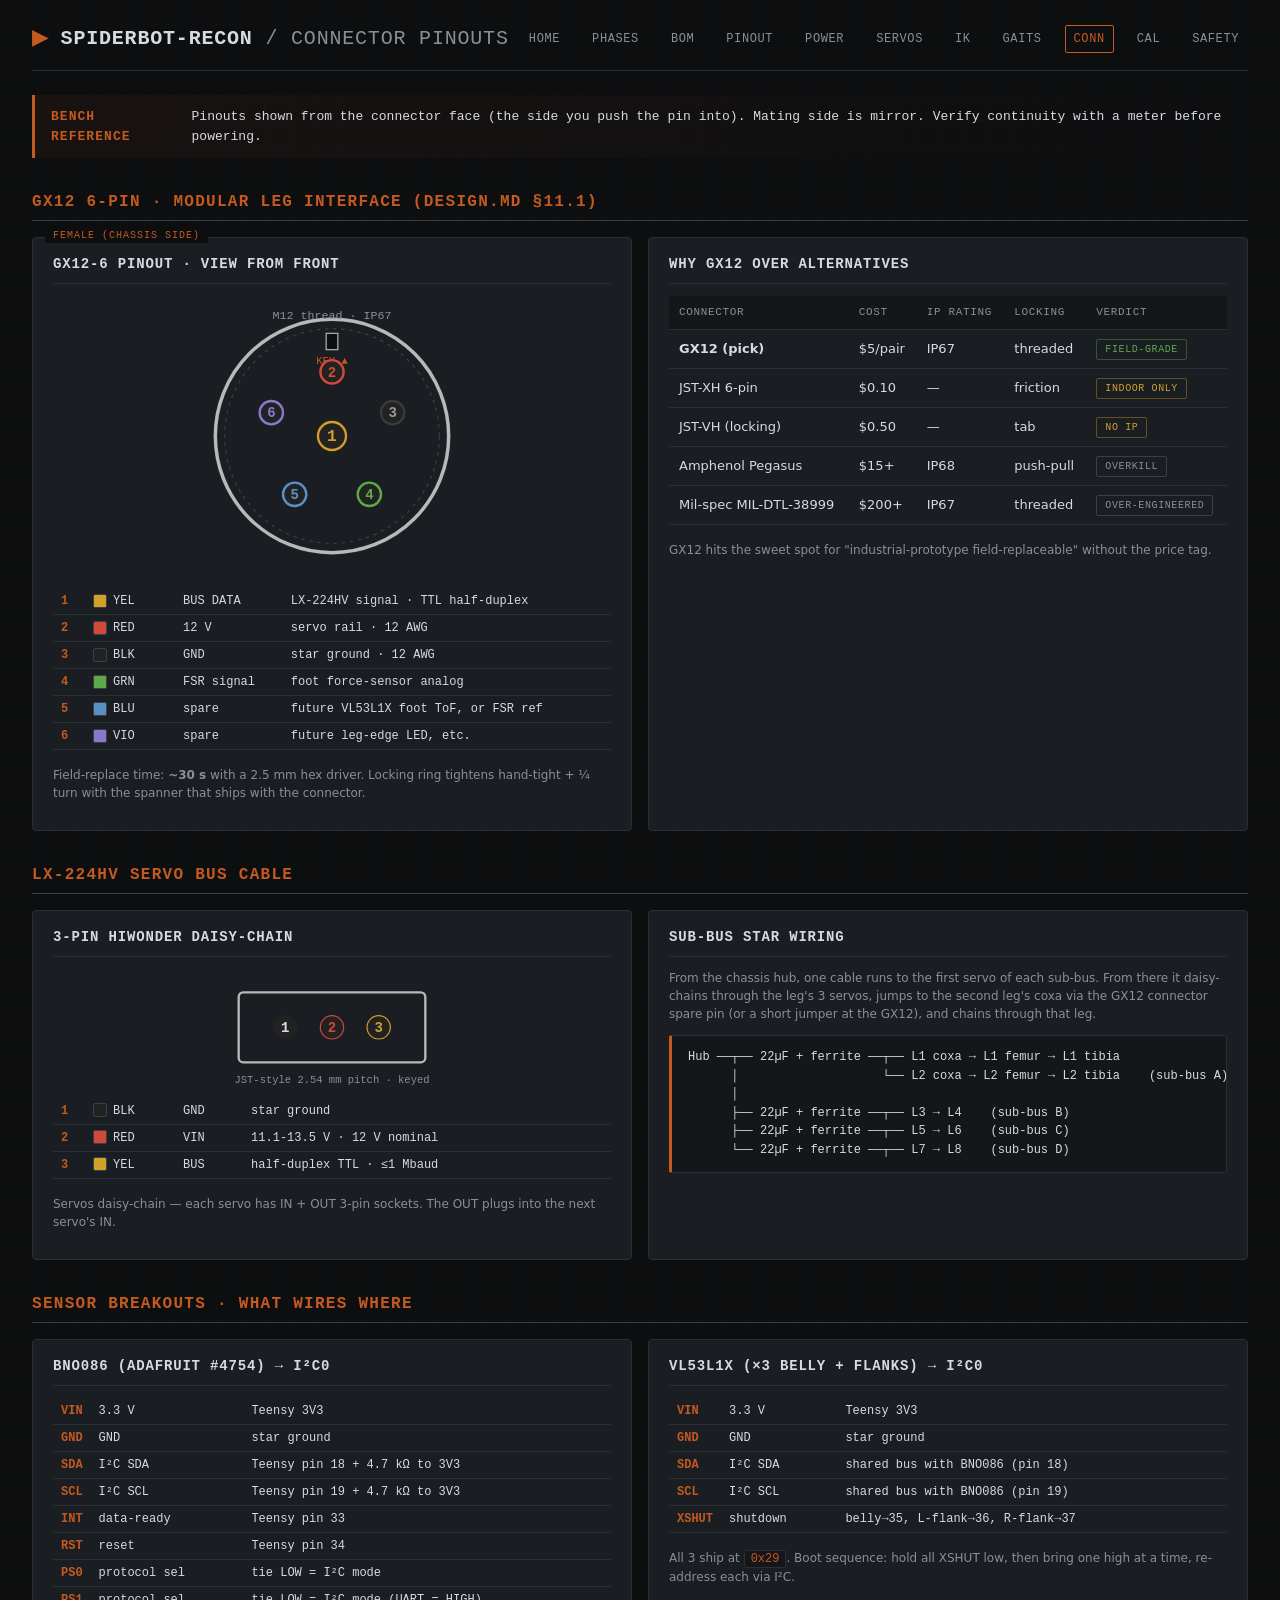
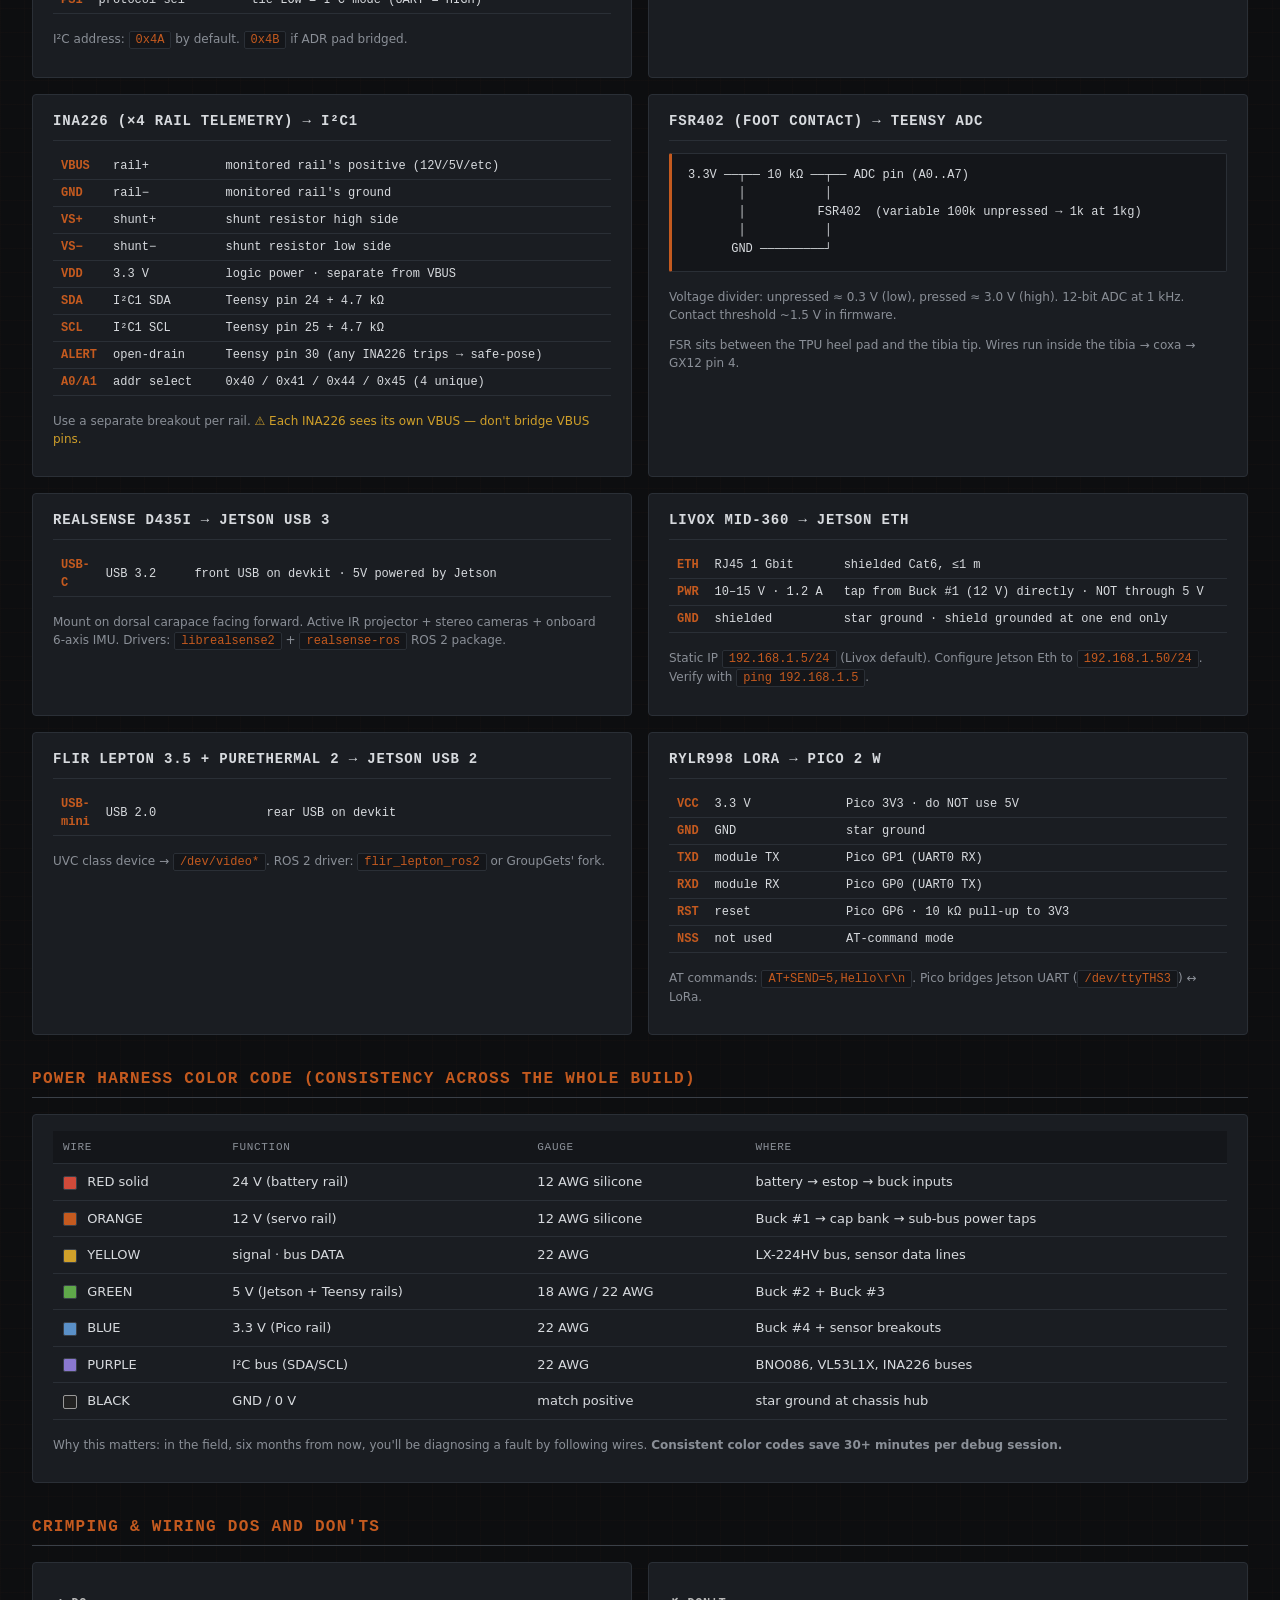
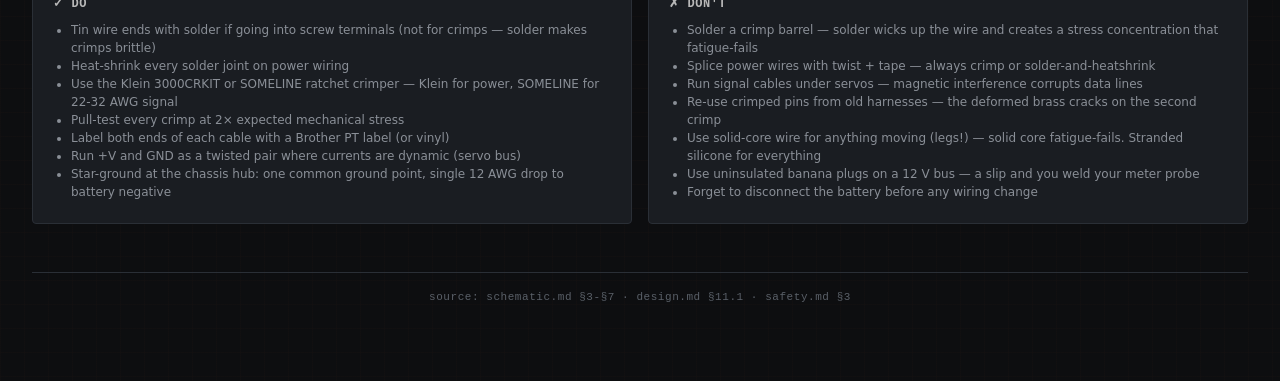
<file: connector-pinouts.html>
<!doctype html>
<html lang="en">
<head>
<meta charset="utf-8">
<meta name="viewport" content="width=device-width,initial-scale=1">
<title>Connector pinouts · spiderbot-recon</title>
<link rel="stylesheet" href="styles.css">
<style>
  .connector-card { position: relative; }
  .connector-svg { width: 100%; max-width: 280px; height: auto; display: block; margin: 0 auto; }
  .pin-table { width: 100%; font-size: 12px; border-collapse: collapse; margin-top: 12px; }
  .pin-table td { padding: 4px 8px; border-bottom: 1px solid var(--border); font-family: var(--mono); }
  .pin-table td:first-child { width: 32px; color: var(--amber); font-weight: 600; }
  .pin-table td.color-cell { width: 90px; }
  .color-chip { display: inline-block; width: 14px; height: 14px; border-radius: 2px; vertical-align: middle; margin-right: 6px; border: 1px solid var(--border-hi); }

  .crimping-do { color: var(--ok); }
  .crimping-dont { color: var(--danger); }
</style>
</head>
<body data-ns="connectors">

<div class="shell">

  <header class="topbar">
    <h1><span class="accent">▶</span> SPIDERBOT-RECON <span class="dim">/ connector pinouts</span></h1>
    <nav class="nav">
      <a href="index.html">Home</a>
      <a href="phase-dashboard.html">Phases</a>
      <a href="bom-tracker.html">BOM</a>
      <a href="teensy-pinout.html">Pinout</a>
      <a href="power-architecture.html">Power</a>
      <a href="servo-bus-map.html">Servos</a>
      <a href="ik-calculator.html">IK</a>
      <a href="gait-visualizer.html">Gaits</a>
      <a href="connector-pinouts.html" class="active">Conn</a>
      <a href="calibration-checklist.html">Cal</a>
      <a href="safety-card.html">Safety</a>
    </nav>
  </header>

  <div class="banner">
    <span class="banner-tag">Bench reference</span>
    <span>Pinouts shown from the connector face (the side you push the pin into). Mating side is mirror. Verify continuity with a meter before powering.</span>
  </div>

  <!-- ============================================ GX12 6-pin (leg connector) -->
  <h2 class="section">GX12 6-pin · modular leg interface (design.md §11.1)</h2>
  <div class="grid grid-2">
    <div class="card connector-card">
      <span class="card-tag">female (chassis side)</span>
      <h2>GX12-6 pinout · view from front</h2>
      <svg class="connector-svg" viewBox="0 0 240 240" xmlns="http://www.w3.org/2000/svg" font-family="var(--mono)">
        <!-- Outer locking ring -->
        <circle cx="120" cy="120" r="100" fill="#1a1d22" stroke="#B8B8B8" stroke-width="3"/>
        <circle cx="120" cy="120" r="92" fill="none" stroke="#3a4048" stroke-width="1" stroke-dasharray="3 4"/>
        <text x="120" y="20" text-anchor="middle" font-size="10" fill="#8a8f97">M12 thread · IP67</text>

        <!-- Key notch at top -->
        <rect x="115" y="32" width="10" height="14" fill="#0d0e10" stroke="#B8B8B8"/>
        <text x="120" y="58" text-anchor="middle" font-size="9" fill="#C45A1F">KEY ▲</text>

        <!-- Six pins arranged in a circle around center -->
        <!-- Standard GX12-6: 5 around perimeter + 1 in center -->
        <g>
          <!-- Center pin -->
          <circle cx="120" cy="120" r="12" fill="#222" stroke="#d0a02a" stroke-width="2"/>
          <text x="120" y="124" text-anchor="middle" font-size="14" fill="#d0a02a" font-weight="700">1</text>

          <!-- 5 pins in a ring -->
          <circle cx="120" cy="65" r="10" fill="#222" stroke="#d04a3a" stroke-width="2"/>
          <text x="120" y="69" text-anchor="middle" font-size="12" fill="#d04a3a" font-weight="700">2</text>

          <circle cx="172" cy="100" r="10" fill="#222" stroke="#3a3a3a" stroke-width="2"/>
          <text x="172" y="104" text-anchor="middle" font-size="12" fill="#999" font-weight="700">3</text>

          <circle cx="152" cy="170" r="10" fill="#222" stroke="#5fa84a" stroke-width="2"/>
          <text x="152" y="174" text-anchor="middle" font-size="12" fill="#5fa84a" font-weight="700">4</text>

          <circle cx="88" cy="170" r="10" fill="#222" stroke="#5a90c8" stroke-width="2"/>
          <text x="88" y="174" text-anchor="middle" font-size="12" fill="#5a90c8" font-weight="700">5</text>

          <circle cx="68" cy="100" r="10" fill="#222" stroke="#8a78d0" stroke-width="2"/>
          <text x="68" y="104" text-anchor="middle" font-size="12" fill="#8a78d0" font-weight="700">6</text>
        </g>
      </svg>

      <table class="pin-table">
        <tr><td>1</td><td class="color-cell"><span class="color-chip" style="background:#d0a02a"></span>YEL</td><td>BUS DATA</td><td>LX-224HV signal · TTL half-duplex</td></tr>
        <tr><td>2</td><td class="color-cell"><span class="color-chip" style="background:#d04a3a"></span>RED</td><td>12 V</td><td>servo rail · 12 AWG</td></tr>
        <tr><td>3</td><td class="color-cell"><span class="color-chip" style="background:#222"></span>BLK</td><td>GND</td><td>star ground · 12 AWG</td></tr>
        <tr><td>4</td><td class="color-cell"><span class="color-chip" style="background:#5fa84a"></span>GRN</td><td>FSR signal</td><td>foot force-sensor analog</td></tr>
        <tr><td>5</td><td class="color-cell"><span class="color-chip" style="background:#5a90c8"></span>BLU</td><td>spare</td><td>future VL53L1X foot ToF, or FSR ref</td></tr>
        <tr><td>6</td><td class="color-cell"><span class="color-chip" style="background:#8a78d0"></span>VIO</td><td>spare</td><td>future leg-edge LED, etc.</td></tr>
      </table>
      <p class="text-mute small mt-2">Field-replace time: <strong>~30 s</strong> with a 2.5 mm hex driver. Locking ring tightens hand-tight + ¼ turn with the spanner that ships with the connector.</p>
    </div>

    <div class="card">
      <h2>Why GX12 over alternatives</h2>
      <table class="data small">
        <thead><tr><th>Connector</th><th>Cost</th><th>IP rating</th><th>Locking</th><th>Verdict</th></tr></thead>
        <tbody>
          <tr><td><strong>GX12 (pick)</strong></td><td>$5/pair</td><td>IP67</td><td>threaded</td><td><span class="pill ok">field-grade</span></td></tr>
          <tr><td>JST-XH 6-pin</td><td>$0.10</td><td>—</td><td>friction</td><td><span class="pill warn">indoor only</span></td></tr>
          <tr><td>JST-VH (locking)</td><td>$0.50</td><td>—</td><td>tab</td><td><span class="pill warn">no IP</span></td></tr>
          <tr><td>Amphenol Pegasus</td><td>$15+</td><td>IP68</td><td>push-pull</td><td><span class="pill">overkill</span></td></tr>
          <tr><td>Mil-spec MIL-DTL-38999</td><td>$200+</td><td>IP67</td><td>threaded</td><td><span class="pill">over-engineered</span></td></tr>
        </tbody>
      </table>
      <p class="text-mute small mt-2">GX12 hits the sweet spot for "industrial-prototype field-replaceable" without the price tag.</p>
    </div>
  </div>

  <!-- ============================================ LX-224HV bus cable -->
  <h2 class="section">LX-224HV servo bus cable</h2>
  <div class="grid grid-2">
    <div class="card">
      <h2>3-pin Hiwonder daisy-chain</h2>
      <svg class="connector-svg" viewBox="0 0 240 100" xmlns="http://www.w3.org/2000/svg" font-family="var(--mono)">
        <rect x="40" y="20" width="160" height="60" rx="4" fill="#1a1d22" stroke="#B8B8B8" stroke-width="2"/>
        <circle cx="80" cy="50" r="10" fill="#222" stroke="#222"/>
        <text x="80" y="54" text-anchor="middle" font-size="12" fill="#d7dade" font-weight="700">1</text>
        <circle cx="120" cy="50" r="10" fill="#222" stroke="#d04a3a"/>
        <text x="120" y="54" text-anchor="middle" font-size="12" fill="#d04a3a" font-weight="700">2</text>
        <circle cx="160" cy="50" r="10" fill="#222" stroke="#d0a02a"/>
        <text x="160" y="54" text-anchor="middle" font-size="12" fill="#d0a02a" font-weight="700">3</text>
        <text x="120" y="98" text-anchor="middle" font-size="9" fill="#8a8f97">JST-style 2.54 mm pitch · keyed</text>
      </svg>
      <table class="pin-table">
        <tr><td>1</td><td class="color-cell"><span class="color-chip" style="background:#222"></span>BLK</td><td>GND</td><td>star ground</td></tr>
        <tr><td>2</td><td class="color-cell"><span class="color-chip" style="background:#d04a3a"></span>RED</td><td>VIN</td><td>11.1-13.5 V · 12 V nominal</td></tr>
        <tr><td>3</td><td class="color-cell"><span class="color-chip" style="background:#d0a02a"></span>YEL</td><td>BUS</td><td>half-duplex TTL · ≤1 Mbaud</td></tr>
      </table>
      <p class="text-mute small mt-2">Servos daisy-chain — each servo has IN + OUT 3-pin sockets. The OUT plugs into the next servo's IN.</p>
    </div>

    <div class="card">
      <h2>Sub-bus star wiring</h2>
      <p class="text-mute small">From the chassis hub, one cable runs to the first servo of each sub-bus. From there it daisy-chains through the leg's 3 servos, jumps to the second leg's coxa via the GX12 connector spare pin (or a short jumper at the GX12), and chains through that leg.</p>
      <pre class="block">Hub ──┬── 22µF + ferrite ──┬── L1 coxa → L1 femur → L1 tibia
      │                    └── L2 coxa → L2 femur → L2 tibia    (sub-bus A)
      │
      ├── 22µF + ferrite ──┬── L3 → L4    (sub-bus B)
      ├── 22µF + ferrite ──┬── L5 → L6    (sub-bus C)
      └── 22µF + ferrite ──┬── L7 → L8    (sub-bus D)</pre>
    </div>
  </div>

  <!-- ============================================ Sensor breakouts -->
  <h2 class="section">Sensor breakouts · what wires where</h2>

  <div class="grid grid-2">

    <div class="card">
      <h2>BNO086 (Adafruit #4754) → I²C0</h2>
      <table class="pin-table">
        <tr><td>VIN</td><td>3.3 V</td><td>Teensy 3V3</td></tr>
        <tr><td>GND</td><td>GND</td><td>star ground</td></tr>
        <tr><td>SDA</td><td>I²C SDA</td><td>Teensy pin 18 + 4.7 kΩ to 3V3</td></tr>
        <tr><td>SCL</td><td>I²C SCL</td><td>Teensy pin 19 + 4.7 kΩ to 3V3</td></tr>
        <tr><td>INT</td><td>data-ready</td><td>Teensy pin 33</td></tr>
        <tr><td>RST</td><td>reset</td><td>Teensy pin 34</td></tr>
        <tr><td>PS0</td><td>protocol sel</td><td>tie LOW = I²C mode</td></tr>
        <tr><td>PS1</td><td>protocol sel</td><td>tie LOW = I²C mode (UART = HIGH)</td></tr>
      </table>
      <p class="text-mute small mt-2">I²C address: <code class="inline">0x4A</code> by default. <code class="inline">0x4B</code> if ADR pad bridged.</p>
    </div>

    <div class="card">
      <h2>VL53L1X (×3 belly + flanks) → I²C0</h2>
      <table class="pin-table">
        <tr><td>VIN</td><td>3.3 V</td><td>Teensy 3V3</td></tr>
        <tr><td>GND</td><td>GND</td><td>star ground</td></tr>
        <tr><td>SDA</td><td>I²C SDA</td><td>shared bus with BNO086 (pin 18)</td></tr>
        <tr><td>SCL</td><td>I²C SCL</td><td>shared bus with BNO086 (pin 19)</td></tr>
        <tr><td>XSHUT</td><td>shutdown</td><td>belly→35, L-flank→36, R-flank→37</td></tr>
      </table>
      <p class="text-mute small mt-2">All 3 ship at <code class="inline">0x29</code>. Boot sequence: hold all XSHUT low, then bring one high at a time, re-address each via I²C.</p>
    </div>

    <div class="card">
      <h2>INA226 (×4 rail telemetry) → I²C1</h2>
      <table class="pin-table">
        <tr><td>VBUS</td><td>rail+</td><td>monitored rail's positive (12V/5V/etc)</td></tr>
        <tr><td>GND</td><td>rail−</td><td>monitored rail's ground</td></tr>
        <tr><td>VS+</td><td>shunt+</td><td>shunt resistor high side</td></tr>
        <tr><td>VS−</td><td>shunt−</td><td>shunt resistor low side</td></tr>
        <tr><td>VDD</td><td>3.3 V</td><td>logic power · separate from VBUS</td></tr>
        <tr><td>SDA</td><td>I²C1 SDA</td><td>Teensy pin 24 + 4.7 kΩ</td></tr>
        <tr><td>SCL</td><td>I²C1 SCL</td><td>Teensy pin 25 + 4.7 kΩ</td></tr>
        <tr><td>ALERT</td><td>open-drain</td><td>Teensy pin 30 (any INA226 trips → safe-pose)</td></tr>
        <tr><td>A0/A1</td><td>addr select</td><td>0x40 / 0x41 / 0x44 / 0x45 (4 unique)</td></tr>
      </table>
      <p class="text-mute small mt-2">Use a separate breakout per rail. <span class="text-warn">⚠ Each INA226 sees its own VBUS — don't bridge VBUS pins.</span></p>
    </div>

    <div class="card">
      <h2>FSR402 (foot contact) → Teensy ADC</h2>
      <pre class="block">3.3V ──┬── 10 kΩ ──┬── ADC pin (A0..A7)
       │           │
       │          FSR402  (variable 100k unpressed → 1k at 1kg)
       │           │
      GND ─────────┘</pre>
      <p class="text-mute small mt-2">Voltage divider: unpressed ≈ 0.3 V (low), pressed ≈ 3.0 V (high). 12-bit ADC at 1 kHz. Contact threshold ~1.5 V in firmware.</p>
      <p class="text-mute small">FSR sits between the TPU heel pad and the tibia tip. Wires run inside the tibia → coxa → GX12 pin 4.</p>
    </div>

    <div class="card">
      <h2>RealSense D435i → Jetson USB 3</h2>
      <table class="pin-table">
        <tr><td>USB-C</td><td>USB 3.2</td><td>front USB on devkit · 5V powered by Jetson</td></tr>
      </table>
      <p class="text-mute small mt-2">Mount on dorsal carapace facing forward. Active IR projector + stereo cameras + onboard 6-axis IMU. Drivers: <code class="inline">librealsense2</code> + <code class="inline">realsense-ros</code> ROS 2 package.</p>
    </div>

    <div class="card">
      <h2>Livox MID-360 → Jetson Eth</h2>
      <table class="pin-table">
        <tr><td>ETH</td><td>RJ45 1 Gbit</td><td>shielded Cat6, ≤1 m</td></tr>
        <tr><td>PWR</td><td>10–15 V · 1.2 A</td><td>tap from Buck #1 (12 V) directly · NOT through 5 V</td></tr>
        <tr><td>GND</td><td>shielded</td><td>star ground · shield grounded at one end only</td></tr>
      </table>
      <p class="text-mute small mt-2">Static IP <code class="inline">192.168.1.5/24</code> (Livox default). Configure Jetson Eth to <code class="inline">192.168.1.50/24</code>. Verify with <code class="inline">ping 192.168.1.5</code>.</p>
    </div>

    <div class="card">
      <h2>FLIR Lepton 3.5 + PureThermal 2 → Jetson USB 2</h2>
      <table class="pin-table">
        <tr><td>USB-mini</td><td>USB 2.0</td><td>rear USB on devkit</td></tr>
      </table>
      <p class="text-mute small mt-2">UVC class device → <code class="inline">/dev/video*</code>. ROS 2 driver: <code class="inline">flir_lepton_ros2</code> or GroupGets' fork.</p>
    </div>

    <div class="card">
      <h2>RYLR998 LoRa → Pico 2 W</h2>
      <table class="pin-table">
        <tr><td>VCC</td><td>3.3 V</td><td>Pico 3V3 · do NOT use 5V</td></tr>
        <tr><td>GND</td><td>GND</td><td>star ground</td></tr>
        <tr><td>TXD</td><td>module TX</td><td>Pico GP1 (UART0 RX)</td></tr>
        <tr><td>RXD</td><td>module RX</td><td>Pico GP0 (UART0 TX)</td></tr>
        <tr><td>RST</td><td>reset</td><td>Pico GP6 · 10 kΩ pull-up to 3V3</td></tr>
        <tr><td>NSS</td><td>not used</td><td>AT-command mode</td></tr>
      </table>
      <p class="text-mute small mt-2">AT commands: <code class="inline">AT+SEND=5,Hello\r\n</code>. Pico bridges Jetson UART (<code class="inline">/dev/ttyTHS3</code>) ↔ LoRa.</p>
    </div>

  </div>

  <!-- ============================================ Power harness color code -->
  <h2 class="section">Power harness color code (consistency across the whole build)</h2>
  <div class="card">
    <table class="data">
      <thead><tr><th>Wire</th><th>Function</th><th>Gauge</th><th>Where</th></tr></thead>
      <tbody>
        <tr><td><span class="color-chip" style="background:#d04a3a"></span> RED solid</td><td>24 V (battery rail)</td><td>12 AWG silicone</td><td>battery → estop → buck inputs</td></tr>
        <tr><td><span class="color-chip" style="background:#C45A1F"></span> ORANGE</td><td>12 V (servo rail)</td><td>12 AWG silicone</td><td>Buck #1 → cap bank → sub-bus power taps</td></tr>
        <tr><td><span class="color-chip" style="background:#d0a02a"></span> YELLOW</td><td>signal · bus DATA</td><td>22 AWG</td><td>LX-224HV bus, sensor data lines</td></tr>
        <tr><td><span class="color-chip" style="background:#5fa84a"></span> GREEN</td><td>5 V (Jetson + Teensy rails)</td><td>18 AWG / 22 AWG</td><td>Buck #2 + Buck #3</td></tr>
        <tr><td><span class="color-chip" style="background:#5a90c8"></span> BLUE</td><td>3.3 V (Pico rail)</td><td>22 AWG</td><td>Buck #4 + sensor breakouts</td></tr>
        <tr><td><span class="color-chip" style="background:#8a78d0"></span> PURPLE</td><td>I²C bus (SDA/SCL)</td><td>22 AWG</td><td>BNO086, VL53L1X, INA226 buses</td></tr>
        <tr><td><span class="color-chip" style="background:#222;border-color:#999"></span> BLACK</td><td>GND / 0 V</td><td>match positive</td><td>star ground at chassis hub</td></tr>
      </tbody>
    </table>
    <p class="text-mute small mt-2">Why this matters: in the field, six months from now, you'll be diagnosing a fault by following wires. <strong>Consistent color codes save 30+ minutes per debug session.</strong></p>
  </div>

  <!-- Crimping rules -->
  <h2 class="section">Crimping & wiring DOs and DON'Ts</h2>
  <div class="grid grid-2">
    <div class="card">
      <h3 class="crimping-do">✓ DO</h3>
      <ul class="text-mute small" style="margin:6px 0;padding-left:18px">
        <li>Tin wire ends with solder if going into screw terminals (not for crimps — solder makes crimps brittle)</li>
        <li>Heat-shrink every solder joint on power wiring</li>
        <li>Use the Klein 3000CRKIT or SOMELINE ratchet crimper — Klein for power, SOMELINE for 22-32 AWG signal</li>
        <li>Pull-test every crimp at 2× expected mechanical stress</li>
        <li>Label both ends of each cable with a Brother PT label (or vinyl)</li>
        <li>Run +V and GND as a twisted pair where currents are dynamic (servo bus)</li>
        <li>Star-ground at the chassis hub: one common ground point, single 12 AWG drop to battery negative</li>
      </ul>
    </div>
    <div class="card">
      <h3 class="crimping-dont">✗ DON'T</h3>
      <ul class="text-mute small" style="margin:6px 0;padding-left:18px">
        <li>Solder a crimp barrel — solder wicks up the wire and creates a stress concentration that fatigue-fails</li>
        <li>Splice power wires with twist + tape — always crimp or solder-and-heatshrink</li>
        <li>Run signal cables under servos — magnetic interference corrupts data lines</li>
        <li>Re-use crimped pins from old harnesses — the deformed brass cracks on the second crimp</li>
        <li>Use solid-core wire for anything moving (legs!) — solid core fatigue-fails. Stranded silicone for everything</li>
        <li>Use uninsulated banana plugs on a 12 V bus — a slip and you weld your meter probe</li>
        <li>Forget to disconnect the battery before any wiring change</li>
      </ul>
    </div>
  </div>

  <footer class="footer">source: schematic.md §3-§7 · design.md §11.1 · safety.md §3</footer>
</div>

<script src="shared.js"></script>
</body>
</html>
</file>
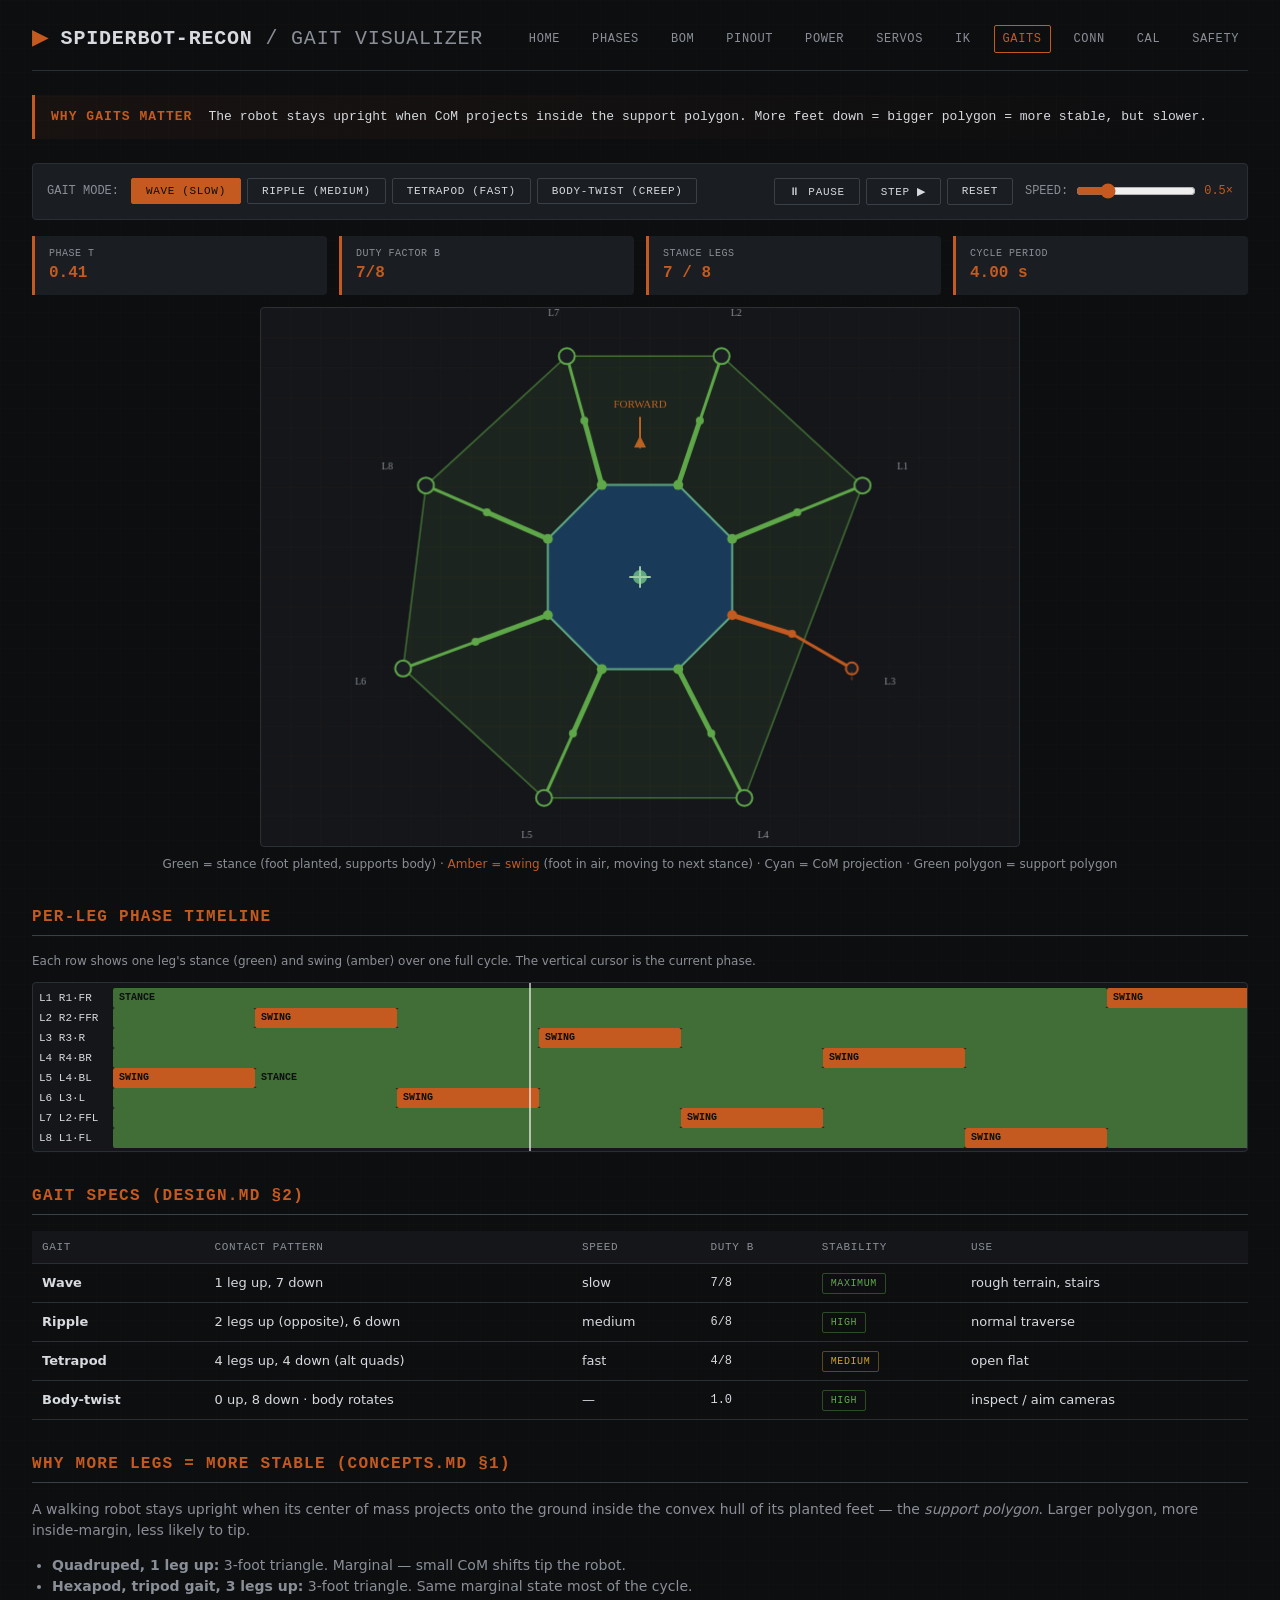
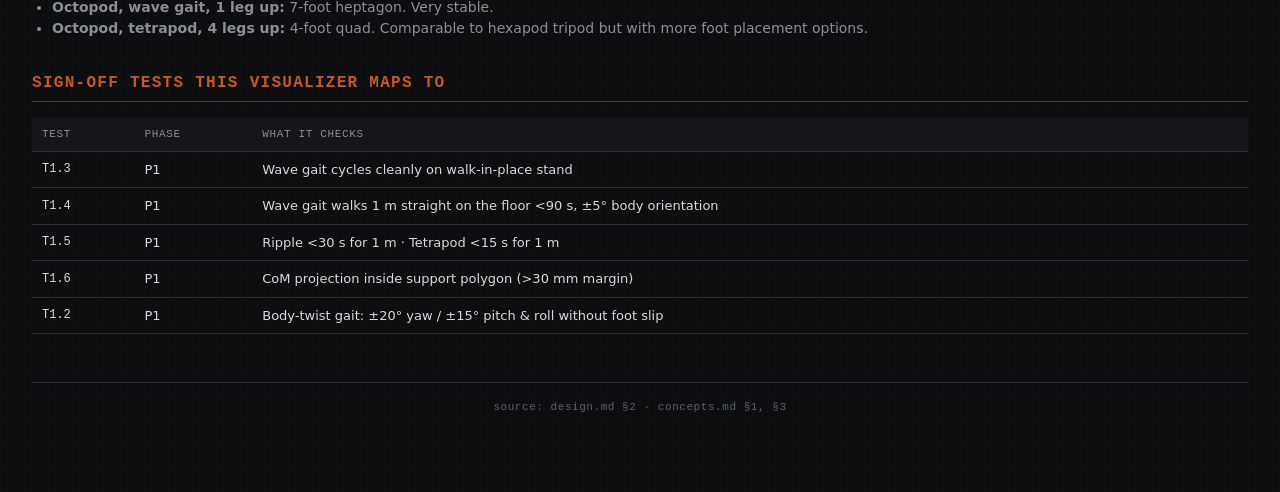
<file: gait-visualizer.html>
<!doctype html>
<html lang="en">
<head>
<meta charset="utf-8">
<meta name="viewport" content="width=device-width,initial-scale=1">
<title>Gait visualizer · spiderbot-recon</title>
<link rel="stylesheet" href="styles.css">
<style>
  .gait-stage { position: relative; }
  .gait-canvas { width: 100%; max-width: 760px; height: auto; display: block; margin: 0 auto; background: var(--bg-elev); border: 1px solid var(--border); border-radius: 4px; }

  .gait-controls { display: flex; gap: 12px; flex-wrap: wrap; align-items: center; padding: 14px; background: var(--bg-card); border: 1px solid var(--border); border-radius: 4px; margin: 16px 0; }
  .gait-controls .group { display: flex; gap: 6px; }
  .gait-controls button.active { background: var(--amber); color: var(--bg); border-color: var(--amber); }

  .phase-timeline {
    width: 100%;
    height: 200px;
    background: var(--bg-elev);
    border: 1px solid var(--border);
    border-radius: 4px;
    position: relative;
    overflow: hidden;
  }
  .phase-row {
    position: absolute;
    height: 20px;
    border-radius: 2px;
    font-family: var(--mono);
    font-size: 10px;
    line-height: 20px;
    padding-left: 6px;
    color: var(--bg);
    font-weight: 600;
  }
  .phase-row.stance { background: rgba(95,168,74,0.6); }
  .phase-row.swing  { background: var(--amber); }

  .leg-label { position: absolute; left: 0; font-family: var(--mono); font-size: 11px; color: var(--text); padding: 0 6px; line-height: 20px; }

  .gait-info { display: grid; grid-template-columns: repeat(auto-fit, minmax(180px, 1fr)); gap: 12px; margin: 12px 0; }
  .gait-info .info-tile { background: var(--bg-card); padding: 10px 14px; border-left: 3px solid var(--amber); border-radius: 0 4px 4px 0; }
  .gait-info .info-tile .lbl { font-family: var(--mono); font-size: 10px; text-transform: uppercase; color: var(--text-mute); letter-spacing: 0.05em; }
  .gait-info .info-tile .val { font-family: var(--mono); font-size: 16px; color: var(--amber); font-weight: 600; }
</style>
</head>
<body data-ns="gait">

<div class="shell">

  <header class="topbar">
    <h1><span class="accent">▶</span> SPIDERBOT-RECON <span class="dim">/ gait visualizer</span></h1>
    <nav class="nav">
      <a href="index.html">Home</a>
      <a href="phase-dashboard.html">Phases</a>
      <a href="bom-tracker.html">BOM</a>
      <a href="teensy-pinout.html">Pinout</a>
      <a href="power-architecture.html">Power</a>
      <a href="servo-bus-map.html">Servos</a>
      <a href="ik-calculator.html">IK</a>
      <a href="gait-visualizer.html" class="active">Gaits</a>
      <a href="connector-pinouts.html">Conn</a>
      <a href="calibration-checklist.html">Cal</a>
      <a href="safety-card.html">Safety</a>
    </nav>
  </header>

  <div class="banner">
    <span class="banner-tag">Why gaits matter</span>
    <span>The robot stays upright when CoM projects inside the support polygon. More feet down = bigger polygon = more stable, but slower.</span>
  </div>

  <!-- Mode selector -->
  <div class="gait-controls">
    <span class="text-mute mono small">GAIT MODE:</span>
    <div class="group">
      <button id="gait-wave"     class="active">Wave (slow)</button>
      <button id="gait-ripple"   >Ripple (medium)</button>
      <button id="gait-tetrapod" >Tetrapod (fast)</button>
      <button id="gait-bodytwist">Body-twist (creep)</button>
    </div>
    <span class="spacer"></span>
    <div class="group">
      <button id="play-pause">⏸ Pause</button>
      <button id="step">Step ▶</button>
      <button id="reset">Reset</button>
    </div>
    <div class="row" style="gap:6px">
      <span class="text-mute mono small">SPEED:</span>
      <input type="range" id="speed-slider" min="0.05" max="2" step="0.05" value="0.5" style="width:120px">
      <span id="speed-val" class="mono small text-amber">0.5×</span>
    </div>
  </div>

  <!-- Stage info -->
  <div class="gait-info">
    <div class="info-tile"><div class="lbl">Phase τ</div><div class="val" id="info-phase">0.00</div></div>
    <div class="info-tile"><div class="lbl">Duty factor β</div><div class="val" id="info-duty">7/8</div></div>
    <div class="info-tile"><div class="lbl">Stance legs</div><div class="val" id="info-stance">7 / 8</div></div>
    <div class="info-tile"><div class="lbl">Cycle period</div><div class="val" id="info-period">2.0 s</div></div>
  </div>

  <!-- Canvas -->
  <canvas id="gait-canvas" class="gait-canvas" width="760" height="540"></canvas>

  <p class="text-mute small mt-1" style="text-align:center">
    Green = stance (foot planted, supports body) ·
    <span class="text-amber">Amber = swing</span> (foot in air, moving to next stance) ·
    Cyan = CoM projection · Green polygon = support polygon
  </p>

  <!-- Phase timeline -->
  <h2 class="section">Per-leg phase timeline</h2>
  <p class="text-mute small">Each row shows one leg's stance (green) and swing (amber) over one full cycle. The vertical cursor is the current phase.</p>
  <div id="phase-timeline" class="phase-timeline"></div>

  <!-- Gait theory -->
  <h2 class="section">Gait specs (design.md §2)</h2>
  <table class="data">
    <thead>
      <tr><th>Gait</th><th>Contact pattern</th><th>Speed</th><th>Duty β</th><th>Stability</th><th>Use</th></tr>
    </thead>
    <tbody>
      <tr><td><strong>Wave</strong></td><td>1 leg up, 7 down</td><td>slow</td><td class="mono">7/8</td><td><span class="pill ok">maximum</span></td><td>rough terrain, stairs</td></tr>
      <tr><td><strong>Ripple</strong></td><td>2 legs up (opposite), 6 down</td><td>medium</td><td class="mono">6/8</td><td><span class="pill ok">high</span></td><td>normal traverse</td></tr>
      <tr><td><strong>Tetrapod</strong></td><td>4 legs up, 4 down (alt quads)</td><td>fast</td><td class="mono">4/8</td><td><span class="pill warn">medium</span></td><td>open flat</td></tr>
      <tr><td><strong>Body-twist</strong></td><td>0 up, 8 down · body rotates</td><td>—</td><td class="mono">1.0</td><td><span class="pill ok">high</span></td><td>inspect / aim cameras</td></tr>
    </tbody>
  </table>

  <h2 class="section">Why more legs = more stable (concepts.md §1)</h2>
  <p class="text-mute">A walking robot stays upright when its center of mass projects onto the ground inside the convex hull of its planted feet — the <em>support polygon</em>. Larger polygon, more inside-margin, less likely to tip.</p>
  <ul class="text-mute" style="padding-left:20px">
    <li><strong>Quadruped, 1 leg up:</strong> 3-foot triangle. Marginal — small CoM shifts tip the robot.</li>
    <li><strong>Hexapod, tripod gait, 3 legs up:</strong> 3-foot triangle. Same marginal state most of the cycle.</li>
    <li><strong>Octopod, wave gait, 1 leg up:</strong> 7-foot heptagon. Very stable.</li>
    <li><strong>Octopod, tetrapod, 4 legs up:</strong> 4-foot quad. Comparable to hexapod tripod but with more foot placement options.</li>
  </ul>

  <h2 class="section">Sign-off tests this visualizer maps to</h2>
  <table class="data">
    <thead><tr><th>Test</th><th>Phase</th><th>What it checks</th></tr></thead>
    <tbody>
      <tr><td class="mono">T1.3</td><td>P1</td><td>Wave gait cycles cleanly on walk-in-place stand</td></tr>
      <tr><td class="mono">T1.4</td><td>P1</td><td>Wave gait walks 1 m straight on the floor &lt;90 s, ±5° body orientation</td></tr>
      <tr><td class="mono">T1.5</td><td>P1</td><td>Ripple &lt;30 s for 1 m · Tetrapod &lt;15 s for 1 m</td></tr>
      <tr><td class="mono">T1.6</td><td>P1</td><td>CoM projection inside support polygon (&gt;30 mm margin)</td></tr>
      <tr><td class="mono">T1.2</td><td>P1</td><td>Body-twist gait: ±20° yaw / ±15° pitch &amp; roll without foot slip</td></tr>
    </tbody>
  </table>

  <footer class="footer">source: design.md §2 · concepts.md §1, §3</footer>
</div>

<script src="shared.js"></script>
<script>
// ============================================================ Geometry
// 8 leg positions on a top-down body. Body at canvas center.
const W = 760, H = 540;
const CX = W / 2, CY = H / 2;
const BODY_R = 100;
const LEG_REACH = 140;   // visual reach for foot from body center

// Angles match servo-bus-map: 22.5°, 67.5°, 337.5°, 292.5°, 247.5°, 202.5°, 112.5°, 157.5° (math CCW from +x)
const LEG_ANGLES = {
  1:  22.5, 2:  67.5, 3: 337.5, 4: 292.5,
  5: 247.5, 6: 202.5, 7: 112.5, 8: 157.5
};
const LEG_NAMES = {
  1:"L1 R1·FR", 2:"L2 R2·FFR", 3:"L3 R3·R", 4:"L4 R4·BR",
  5:"L5 L4·BL", 6:"L6 L3·L",   7:"L7 L2·FFL", 8:"L8 L1·FL"
};

function legCoxa(i) {
  const θ = LEG_ANGLES[i] * Math.PI / 180;
  return { x: CX + BODY_R * Math.cos(θ), y: CY - BODY_R * Math.sin(θ), θ };
}
function legFootStance(i) {
  // Default planted foot position (further out than coxa)
  const θ = LEG_ANGLES[i] * Math.PI / 180;
  return { x: CX + (BODY_R + LEG_REACH) * Math.cos(θ), y: CY - (BODY_R + LEG_REACH) * Math.sin(θ) };
}

// ============================================================ Gait spec
const GAITS = {
  wave: {
    name: "Wave",
    duty: 7/8,
    period: 2.0,
    // Phase offsets per leg: walk diagonally around the body for stability
    // Order: 1, 5, 2, 6, 3, 7, 4, 8 (opposing legs alternate)
    phases: { 1:0/8, 5:1/8, 2:2/8, 6:3/8, 3:4/8, 7:5/8, 4:6/8, 8:7/8 },
    stride: 40
  },
  ripple: {
    name: "Ripple",
    duty: 6/8,
    period: 1.4,
    // Pairs of opposites swing together. Pairs: (1,5), (2,6), (3,7), (4,8)
    phases: { 1:0, 5:0, 2:1/4, 6:1/4, 3:2/4, 7:2/4, 4:3/4, 8:3/4 },
    stride: 50
  },
  tetrapod: {
    name: "Tetrapod",
    duty: 1/2,
    period: 0.9,
    // Two quads alternating
    phases: { 1:0, 3:0, 5:0, 7:0, 2:1/2, 4:1/2, 6:1/2, 8:1/2 },
    stride: 60
  },
  bodytwist: {
    name: "Body-twist",
    duty: 1.0,  // never lift
    period: 4.0,
    phases: { 1:0, 2:0, 3:0, 4:0, 5:0, 6:0, 7:0, 8:0 },
    stride: 0
  }
};

// ============================================================ State
let currentGait = "wave";
let tau = 0;             // phase variable [0,1)
let playing = true;
let lastTime = null;
let speed = 0.5;         // multiplier on cycles/sec = 1/period * speed
let bodyTwist = 0;        // for body-twist gait

const canvas = document.getElementById("gait-canvas");
const ctx = canvas.getContext("2d");

// HiDPI
function setupDPI() {
  const ratio = window.devicePixelRatio || 1;
  canvas.width = W * ratio;
  canvas.height = H * ratio;
  canvas.style.width = W + "px";
  canvas.style.height = H + "px";
  ctx.scale(ratio, ratio);
}
setupDPI();

// ============================================================ Drawing
function legState(i, gait) {
  const local = (tau + gait.phases[i]) % 1;
  return local < gait.duty ? "stance" : "swing";
}

function legFootCurrent(i, gait) {
  const stance = legFootStance(i);
  const θ = LEG_ANGLES[i] * Math.PI / 180;
  // Forward direction for foot motion: +x
  const local = (tau + gait.phases[i]) % 1;

  if (gait === GAITS.bodytwist) {
    // Body twist: rotate planted feet around body center
    const angleOffset = Math.sin(tau * 2 * Math.PI) * 0.3; // ±0.3 rad ≈ ±17°
    const rx = stance.x - CX, ry = stance.y - CY;
    const cs = Math.cos(angleOffset), sn = Math.sin(angleOffset);
    return {
      x: CX + (rx*cs - ry*sn),
      y: CY + (rx*sn + ry*cs),
      state: "stance"
    };
  }

  if (local < gait.duty) {
    // Stance: foot is planted. As body moves "forward" (we'll fake this by sliding foot backward in body frame)
    // For visualization, the body stays still and the foot drifts backward over the stance period
    const stancePhase = local / gait.duty;     // 0..1 over stance
    const dx = -gait.stride/2 + stancePhase * gait.stride;  // foot moves -stride/2 ... +stride/2? No, opposite — foot moves backward as body moves forward
    // Actually: as body moves forward, planted foot stays in world frame, so in body frame foot moves backward.
    // Let's just animate foot from "+stride/2 ahead of stance position" to "-stride/2 behind".
    const fx = stance.x + (gait.stride/2 - stancePhase * gait.stride);
    return { x: fx, y: stance.y, state: "stance" };
  } else {
    // Swing: foot lifts and moves from behind to forward
    const swingPhase = (local - gait.duty) / (1 - gait.duty);
    const fx = stance.x - gait.stride/2 + swingPhase * gait.stride;
    // Also lift the foot (smaller draw radius to indicate "up")
    return { x: fx, y: stance.y, state: "swing", lift: Math.sin(swingPhase * Math.PI) };
  }
}

function computeSupportPolygon(gait) {
  const pts = [];
  for (let i = 1; i <= 8; i++) {
    const foot = legFootCurrent(i, gait);
    if (foot.state === "stance") pts.push({ x: foot.x, y: foot.y, i });
  }
  // Sort CCW by angle from centroid for convex polygon
  if (pts.length === 0) return [];
  const cx = pts.reduce((s, p) => s + p.x, 0) / pts.length;
  const cy = pts.reduce((s, p) => s + p.y, 0) / pts.length;
  pts.sort((a, b) => Math.atan2(a.y - cy, a.x - cx) - Math.atan2(b.y - cy, b.x - cx));
  return pts;
}

function pointInPolygon(p, poly) {
  let inside = false;
  for (let i = 0, j = poly.length - 1; i < poly.length; j = i++) {
    const xi = poly[i].x, yi = poly[i].y;
    const xj = poly[j].x, yj = poly[j].y;
    const intersect = ((yi > p.y) !== (yj > p.y)) &&
                      (p.x < (xj - xi) * (p.y - yi) / (yj - yi) + xi);
    if (intersect) inside = !inside;
  }
  return inside;
}

function render() {
  const gait = GAITS[currentGait];

  ctx.clearRect(0, 0, W, H);

  // Grid
  ctx.strokeStyle = "rgba(196,90,31,0.05)";
  ctx.lineWidth = 1;
  for (let x = 0; x < W; x += 30) { ctx.beginPath(); ctx.moveTo(x, 0); ctx.lineTo(x, H); ctx.stroke(); }
  for (let y = 0; y < H; y += 30) { ctx.beginPath(); ctx.moveTo(0, y); ctx.lineTo(W, y); ctx.stroke(); }

  // Forward arrow
  ctx.strokeStyle = "#C45A1F";
  ctx.fillStyle = "#C45A1F";
  ctx.lineWidth = 2;
  ctx.beginPath();
  ctx.moveTo(CX, CY - BODY_R - 60);
  ctx.lineTo(CX, CY - BODY_R - 30);
  ctx.stroke();
  ctx.beginPath();
  ctx.moveTo(CX - 6, CY - BODY_R - 30);
  ctx.lineTo(CX + 6, CY - BODY_R - 30);
  ctx.lineTo(CX, CY - BODY_R - 42);
  ctx.closePath();
  ctx.fill();
  ctx.font = "11px ui-monospace";
  ctx.textAlign = "center";
  ctx.fillText("FORWARD", CX, CY - BODY_R - 70);

  // Compute foot positions + support polygon
  const support = computeSupportPolygon(gait);

  // Draw support polygon
  if (support.length >= 3) {
    ctx.fillStyle = "rgba(95,168,74,0.10)";
    ctx.strokeStyle = "rgba(95,168,74,0.6)";
    ctx.lineWidth = 1.5;
    ctx.beginPath();
    ctx.moveTo(support[0].x, support[0].y);
    for (let p of support.slice(1)) ctx.lineTo(p.x, p.y);
    ctx.closePath();
    ctx.fill();
    ctx.stroke();
  }

  // Draw body chassis (octagon)
  ctx.fillStyle = "#1a3a5a";
  ctx.strokeStyle = "#5fa884";
  ctx.lineWidth = 2;
  ctx.beginPath();
  let bTwist = gait === GAITS.bodytwist ? Math.sin(tau * 2 * Math.PI) * 0.3 : 0;
  for (let k = 0; k < 8; k++) {
    const θ = (k * 45 + 22.5 + bTwist * 180 / Math.PI) * Math.PI / 180;
    const x = CX + BODY_R * Math.cos(θ);
    const y = CY - BODY_R * Math.sin(θ);
    if (k === 0) ctx.moveTo(x, y); else ctx.lineTo(x, y);
  }
  ctx.closePath();
  ctx.fill();
  ctx.stroke();

  // CoM marker (at body center for now)
  const com = { x: CX, y: CY };
  const inside = support.length >= 3 ? pointInPolygon(com, support) : false;
  ctx.fillStyle = inside ? "#5fa884" : "#d04a3a";
  ctx.strokeStyle = inside ? "#a0d0a0" : "#d04a3a";
  ctx.lineWidth = 2;
  ctx.beginPath();
  ctx.arc(com.x, com.y, 7, 0, 2 * Math.PI);
  ctx.fill();
  // Crosshairs
  ctx.beginPath();
  ctx.moveTo(com.x - 10, com.y); ctx.lineTo(com.x + 10, com.y);
  ctx.moveTo(com.x, com.y - 10); ctx.lineTo(com.x, com.y + 10);
  ctx.stroke();

  // Draw legs
  let stanceCount = 0;
  for (let i = 1; i <= 8; i++) {
    const coxa = legCoxa(i);
    const foot = legFootCurrent(i, gait);
    const isSwing = foot.state === "swing";
    if (!isSwing) stanceCount++;

    // Compute a knee point approximately at the midpoint between coxa and foot
    const knee = {
      x: (coxa.x + foot.x) / 2,
      y: (coxa.y + foot.y) / 2 - (isSwing ? 8 : 0)
    };

    // Femur
    ctx.strokeStyle = isSwing ? "#C45A1F" : "#5fa84a";
    ctx.lineWidth = 5;
    ctx.lineCap = "round";
    ctx.beginPath();
    ctx.moveTo(coxa.x, coxa.y);
    ctx.lineTo(knee.x, knee.y);
    ctx.stroke();

    // Tibia
    ctx.lineWidth = 3;
    ctx.beginPath();
    ctx.moveTo(knee.x, knee.y);
    ctx.lineTo(foot.x, foot.y);
    ctx.stroke();

    // Coxa joint
    ctx.fillStyle = isSwing ? "#C45A1F" : "#5fa84a";
    ctx.beginPath();
    ctx.arc(coxa.x, coxa.y, 5, 0, 2 * Math.PI);
    ctx.fill();

    // Knee
    ctx.beginPath();
    ctx.arc(knee.x, knee.y, 4, 0, 2 * Math.PI);
    ctx.fill();

    // Foot
    ctx.fillStyle = "#1a1d22";
    ctx.strokeStyle = isSwing ? "#C45A1F" : "#5fa84a";
    ctx.lineWidth = 2;
    ctx.beginPath();
    ctx.arc(foot.x, foot.y, isSwing ? 6 : 8, 0, 2 * Math.PI);
    ctx.fill();
    ctx.stroke();

    // Lift indicator
    if (isSwing && foot.lift > 0.05) {
      ctx.strokeStyle = "rgba(196,90,31,0.4)";
      ctx.setLineDash([2, 3]);
      ctx.beginPath();
      ctx.moveTo(foot.x, foot.y + 4);
      ctx.lineTo(foot.x, foot.y + 4 + foot.lift * 10);
      ctx.stroke();
      ctx.setLineDash([]);
    }

    // Leg label
    ctx.fillStyle = "#8a8f97";
    ctx.font = "10px ui-monospace";
    ctx.textAlign = "center";
    const labelDx = (foot.x - CX) * 1.18;
    const labelDy = -(foot.y - CY) * 1.18;
    ctx.fillText(`L${i}`, CX + labelDx, CY - labelDy);
  }

  // Update info tiles
  document.getElementById("info-phase").textContent = tau.toFixed(2);
  document.getElementById("info-duty").textContent =
    gait.duty === 7/8 ? "7/8" :
    gait.duty === 6/8 ? "6/8" :
    gait.duty === 1/2 ? "4/8" : "1.0";
  document.getElementById("info-stance").textContent = `${stanceCount} / 8`;
  document.getElementById("info-period").textContent = (gait.period / speed).toFixed(2) + " s";

  // Update timeline cursor
  document.getElementById("phase-cursor").style.left = (tau * 100) + "%";
}

// ============================================================ Phase timeline
function rebuildTimeline() {
  const tl = document.getElementById("phase-timeline");
  tl.innerHTML = "";
  const gait = GAITS[currentGait];
  const rowHeight = 20;
  const labelW = 80;

  // Cursor
  const cursor = document.createElement("div");
  cursor.id = "phase-cursor";
  cursor.style.position = "absolute";
  cursor.style.top = "0";
  cursor.style.bottom = "0";
  cursor.style.width = "2px";
  cursor.style.background = "#fff";
  cursor.style.opacity = "0.6";
  cursor.style.left = "0%";
  cursor.style.zIndex = "10";
  tl.appendChild(cursor);

  for (let i = 1; i <= 8; i++) {
    const offset = gait.phases[i];
    const stanceStart = (offset) % 1;
    const stanceWidth = gait.duty;
    const swingStart = (offset + gait.duty) % 1;
    const swingWidth = 1 - gait.duty;
    const top = (i - 1) * rowHeight + 5;

    const label = document.createElement("div");
    label.className = "leg-label";
    label.style.top = top + "px";
    label.style.width = labelW + "px";
    label.textContent = LEG_NAMES[i];
    tl.appendChild(label);

    // Draw stance segment(s), wrapping around 100%
    const drawSeg = (start, width, cls) => {
      const stripWidth = (1 - labelW / tl.offsetWidth) * 100;
      // start and width as fraction of [0,1]; convert to % of available area after the label
      const totalWidth = tl.offsetWidth - labelW;
      const leftPx = labelW + start * totalWidth;
      const widthPx = width * totalWidth;
      // Handle wrap
      if (leftPx + widthPx > tl.offsetWidth) {
        const part1 = tl.offsetWidth - leftPx;
        const part2 = widthPx - part1;
        const seg1 = document.createElement("div");
        seg1.className = "phase-row " + cls;
        seg1.style.top = top + "px";
        seg1.style.left = leftPx + "px";
        seg1.style.width = part1 + "px";
        tl.appendChild(seg1);
        const seg2 = document.createElement("div");
        seg2.className = "phase-row " + cls;
        seg2.style.top = top + "px";
        seg2.style.left = labelW + "px";
        seg2.style.width = part2 + "px";
        tl.appendChild(seg2);
      } else {
        const seg = document.createElement("div");
        seg.className = "phase-row " + cls;
        seg.style.top = top + "px";
        seg.style.left = leftPx + "px";
        seg.style.width = widthPx + "px";
        if (cls === "stance") seg.textContent = "STANCE";
        else seg.textContent = "SWING";
        tl.appendChild(seg);
      }
    };

    if (swingWidth > 0) {
      drawSeg(stanceStart, stanceWidth, "stance");
      drawSeg(swingStart, swingWidth, "swing");
    } else {
      drawSeg(0, 1, "stance");
    }
  }

  tl.style.height = (8 * rowHeight + 10) + "px";
}

// ============================================================ Animation loop
function tick(t) {
  if (lastTime === null) lastTime = t;
  const dt = (t - lastTime) / 1000;
  lastTime = t;
  if (playing) {
    const gait = GAITS[currentGait];
    tau = (tau + (dt / gait.period) * speed) % 1;
  }
  render();
  requestAnimationFrame(tick);
}

// ============================================================ Controls
function setGait(g) {
  currentGait = g;
  document.querySelectorAll(".gait-controls button[id^='gait-']").forEach(b => b.classList.remove("active"));
  document.getElementById("gait-" + g).classList.add("active");
  rebuildTimeline();
}

document.getElementById("gait-wave").addEventListener("click", () => setGait("wave"));
document.getElementById("gait-ripple").addEventListener("click", () => setGait("ripple"));
document.getElementById("gait-tetrapod").addEventListener("click", () => setGait("tetrapod"));
document.getElementById("gait-bodytwist").addEventListener("click", () => setGait("bodytwist"));

document.getElementById("play-pause").addEventListener("click", e => {
  playing = !playing;
  e.target.textContent = playing ? "⏸ Pause" : "▶ Play";
});
document.getElementById("step").addEventListener("click", () => {
  playing = false;
  document.getElementById("play-pause").textContent = "▶ Play";
  tau = (tau + 0.02) % 1;
  render();
});
document.getElementById("reset").addEventListener("click", () => { tau = 0; render(); });

document.getElementById("speed-slider").addEventListener("input", e => {
  speed = parseFloat(e.target.value);
  document.getElementById("speed-val").textContent = speed.toFixed(2) + "×";
});

// Rebuild timeline on resize
window.addEventListener("resize", rebuildTimeline);

// Boot
setTimeout(() => { rebuildTimeline(); requestAnimationFrame(tick); }, 50);
</script>
</body>
</html>
</file>
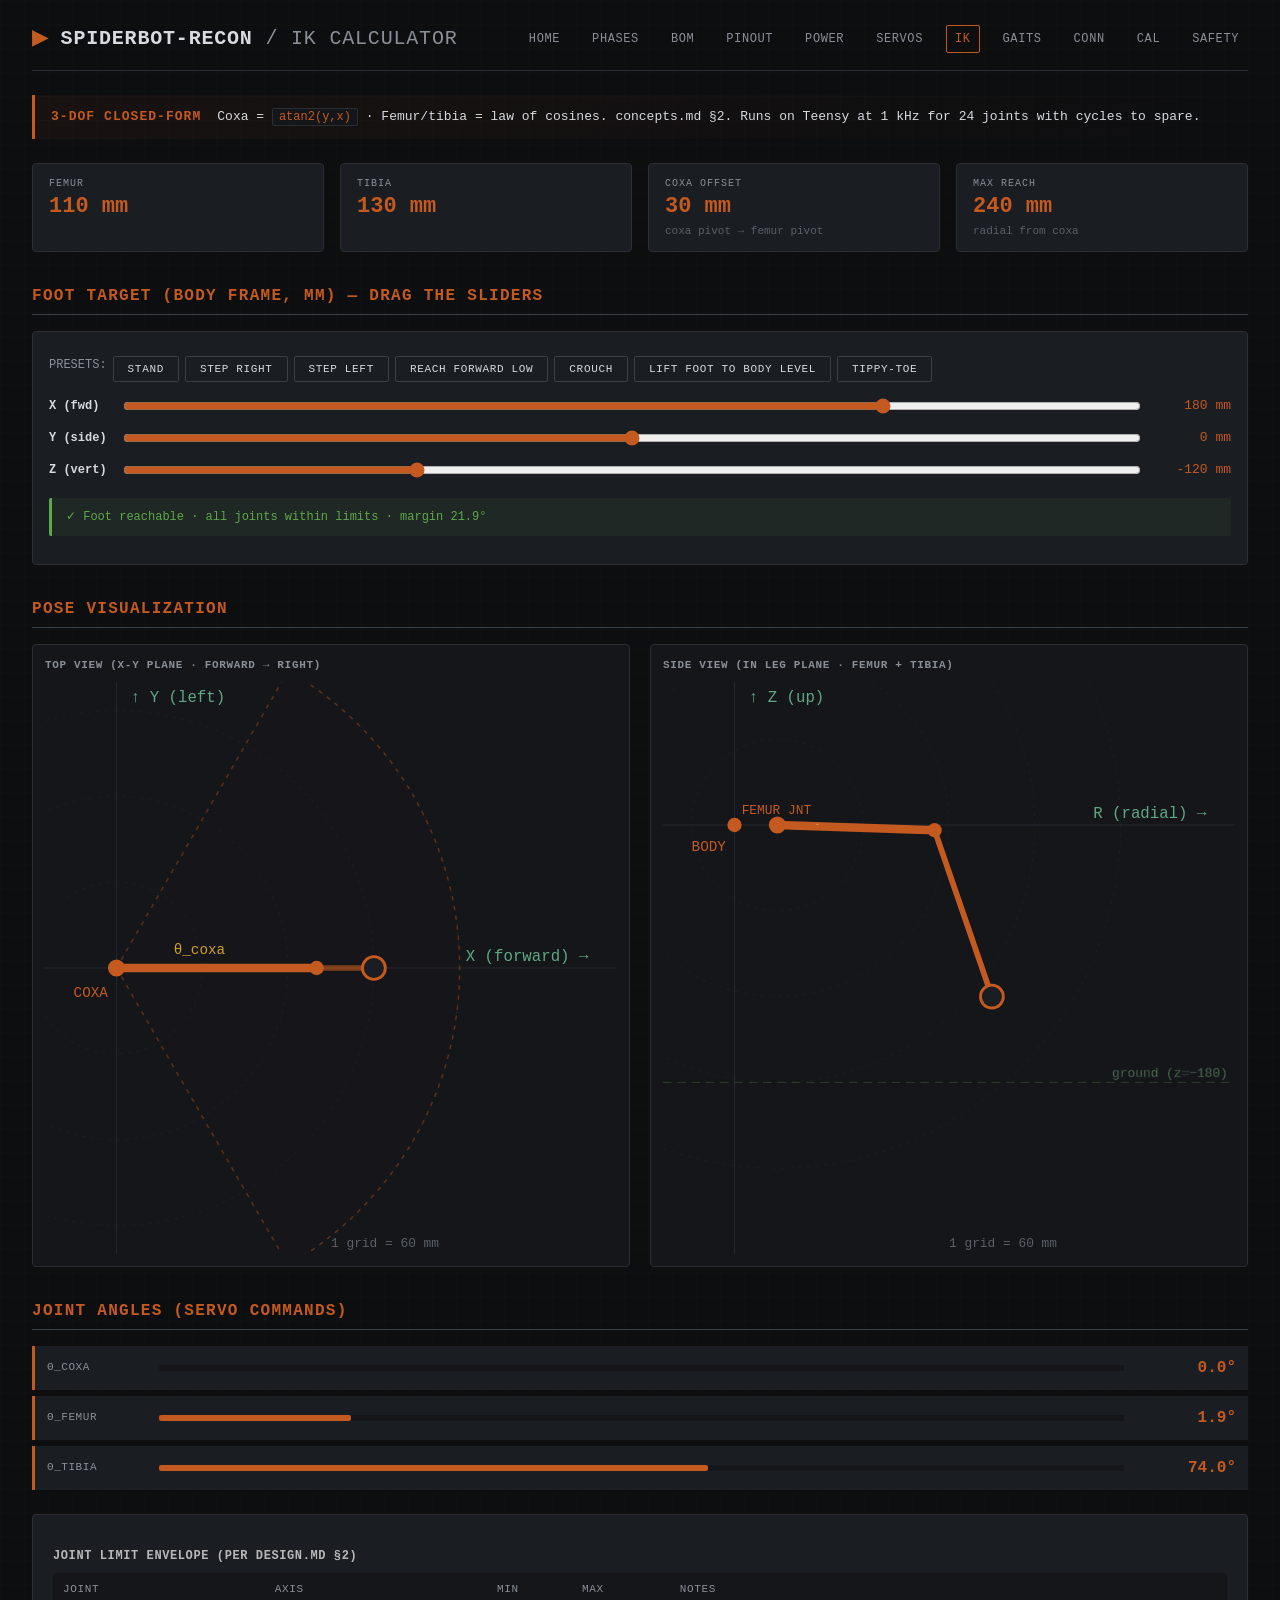
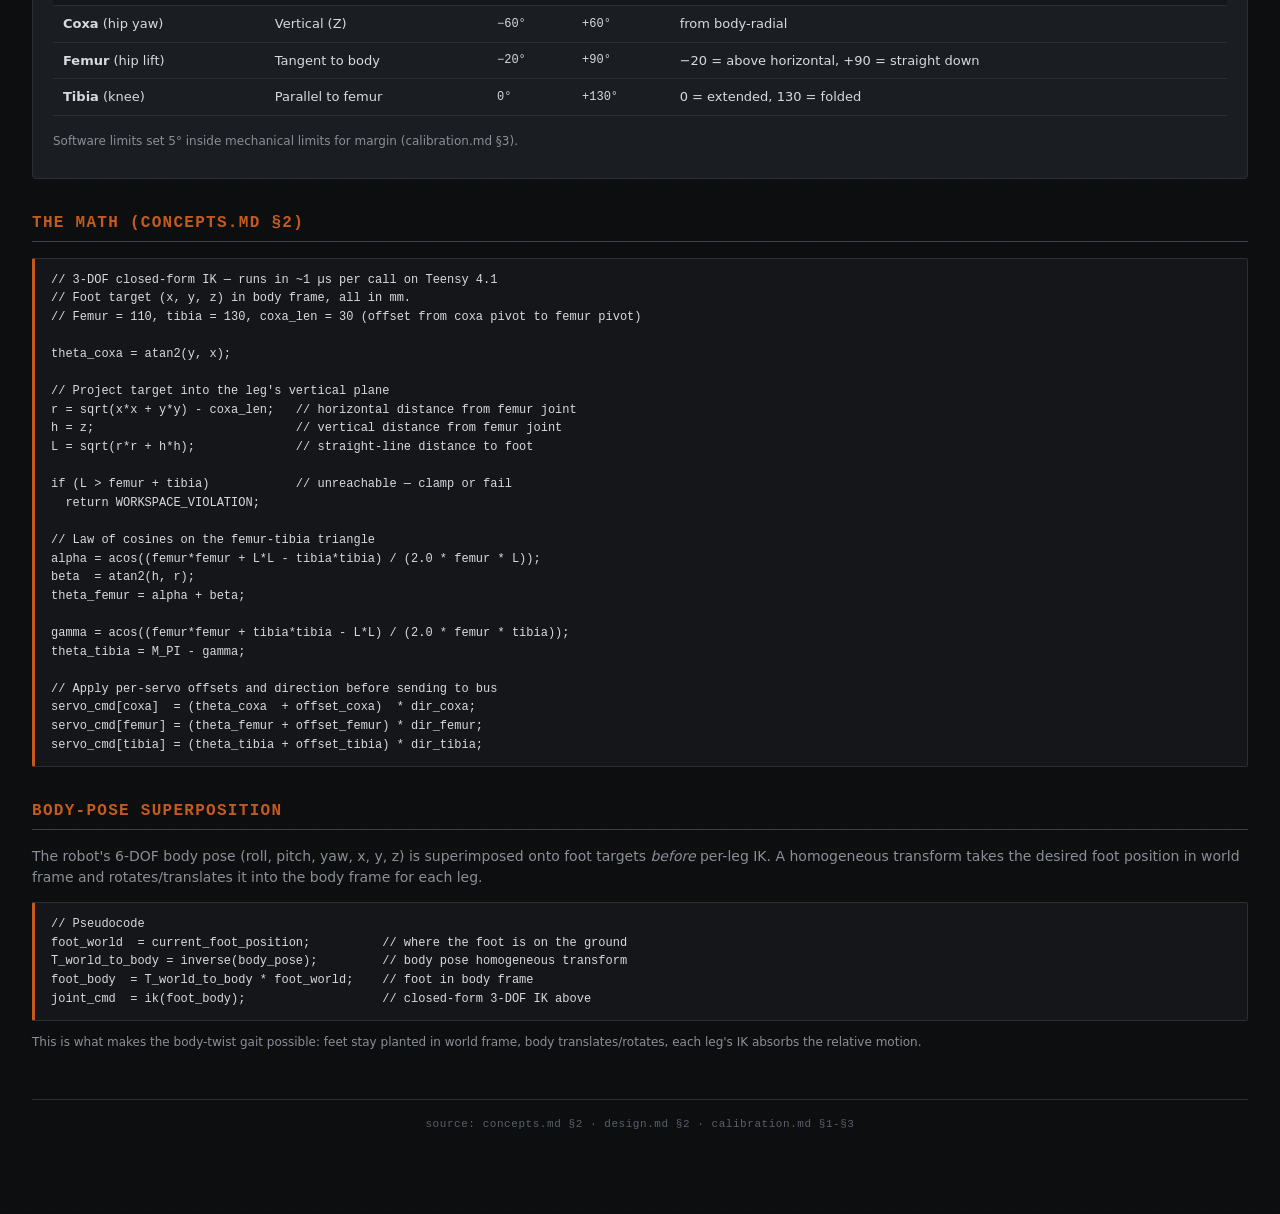
<file: ik-calculator.html>
<!doctype html>
<html lang="en">
<head>
<meta charset="utf-8">
<meta name="viewport" content="width=device-width,initial-scale=1">
<title>IK calculator · spiderbot-recon</title>
<link rel="stylesheet" href="styles.css">
<style>
  .ik-layout { display: grid; grid-template-columns: 1fr 1fr; gap: 20px; }
  @media (max-width: 980px) { .ik-layout { grid-template-columns: 1fr; } }

  .view-box {
    background: var(--bg-elev);
    border: 1px solid var(--border);
    border-radius: 4px;
    padding: 12px;
    position: relative;
  }
  .view-box h3 { margin: 0 0 8px; font-family: var(--mono); font-size: 11px; text-transform: uppercase; letter-spacing: 0.06em; color: var(--text-mute); }
  .view-box svg { width: 100%; height: auto; display: block; }

  .controls-card { padding: 16px; }
  .slider-row { display: grid; grid-template-columns: 60px 1fr 80px; gap: 12px; align-items: center; padding: 6px 0; }
  .slider-row label { font-family: var(--mono); font-size: 12px; color: var(--text); font-weight: 600; }
  .slider-row .val { font-family: var(--mono); font-size: 13px; color: var(--amber); text-align: right; }

  .output-row {
    display: grid;
    grid-template-columns: 100px 1fr 100px;
    gap: 12px;
    align-items: center;
    padding: 10px 12px;
    background: var(--bg-card);
    border-left: 3px solid var(--amber);
    margin: 6px 0;
    font-family: var(--mono);
    font-size: 13px;
  }
  .output-row.warn { border-left-color: var(--warn); background: rgba(208,160,42,0.05); }
  .output-row.danger { border-left-color: var(--danger); background: rgba(208,74,58,0.05); }
  .output-row .lbl { color: var(--text-mute); text-transform: uppercase; font-size: 11px; letter-spacing: 0.05em; }
  .output-row .deg { color: var(--amber); font-weight: 600; font-size: 16px; text-align: right; }
  .output-row .bar-wrap { background: var(--bg-elev); height: 6px; border-radius: 2px; position: relative; }
  .output-row .bar { position: absolute; top: 0; bottom: 0; background: var(--amber); border-radius: 2px; }

  .preset-row { display: flex; gap: 6px; flex-wrap: wrap; margin: 8px 0; }
  .status-line { padding: 10px 14px; border-radius: 2px; font-family: var(--mono); font-size: 12px; margin: 12px 0; }
  .status-line.ok { background: rgba(95,168,74,0.08); border-left: 3px solid var(--ok); color: var(--ok); }
  .status-line.warn { background: rgba(208,160,42,0.08); border-left: 3px solid var(--warn); color: var(--warn); }
  .status-line.danger { background: rgba(208,74,58,0.08); border-left: 3px solid var(--danger); color: var(--danger); }
</style>
</head>
<body data-ns="ik">

<div class="shell">

  <header class="topbar">
    <h1><span class="accent">▶</span> SPIDERBOT-RECON <span class="dim">/ IK calculator</span></h1>
    <nav class="nav">
      <a href="index.html">Home</a>
      <a href="phase-dashboard.html">Phases</a>
      <a href="bom-tracker.html">BOM</a>
      <a href="teensy-pinout.html">Pinout</a>
      <a href="power-architecture.html">Power</a>
      <a href="servo-bus-map.html">Servos</a>
      <a href="ik-calculator.html" class="active">IK</a>
      <a href="gait-visualizer.html">Gaits</a>
      <a href="connector-pinouts.html">Conn</a>
      <a href="calibration-checklist.html">Cal</a>
      <a href="safety-card.html">Safety</a>
    </nav>
  </header>

  <div class="banner">
    <span class="banner-tag">3-DoF closed-form</span>
    <span>Coxa = <code class="inline">atan2(y,x)</code> · Femur/tibia = law of cosines. concepts.md §2. Runs on Teensy at 1 kHz for 24 joints with cycles to spare.</span>
  </div>

  <!-- Geometry stats -->
  <section class="grid grid-4 mt-3">
    <div class="stat"><span class="label">Femur</span><span class="value">110 mm</span></div>
    <div class="stat"><span class="label">Tibia</span><span class="value">130 mm</span></div>
    <div class="stat"><span class="label">Coxa offset</span><span class="value">30 mm</span><span class="delta">coxa pivot → femur pivot</span></div>
    <div class="stat"><span class="label">Max reach</span><span class="value">240 mm</span><span class="delta">radial from coxa</span></div>
  </section>

  <!-- Controls -->
  <h2 class="section">Foot target (body frame, mm) — drag the sliders</h2>
  <div class="card controls-card">
    <div class="preset-row">
      <span class="text-mute mono small">PRESETS:</span>
      <button onclick="setPreset(180,0,-120)">Stand</button>
      <button onclick="setPreset(180,80,-120)">Step right</button>
      <button onclick="setPreset(180,-80,-120)">Step left</button>
      <button onclick="setPreset(220,0,-80)">Reach forward low</button>
      <button onclick="setPreset(120,0,-180)">Crouch</button>
      <button onclick="setPreset(180,0,0)">Lift foot to body level</button>
      <button onclick="setPreset(200,0,-40)">Tippy-toe</button>
    </div>

    <div class="slider-row">
      <label>X (fwd)</label>
      <input type="range" id="x-slider" min="0" max="240" step="1" value="180">
      <span class="val mono"><span id="x-val">180</span> mm</span>
    </div>
    <div class="slider-row">
      <label>Y (side)</label>
      <input type="range" id="y-slider" min="-200" max="200" step="1" value="0">
      <span class="val mono"><span id="y-val">0</span> mm</span>
    </div>
    <div class="slider-row">
      <label>Z (vert)</label>
      <input type="range" id="z-slider" min="-200" max="80" step="1" value="-120">
      <span class="val mono"><span id="z-val">-120</span> mm</span>
    </div>

    <div id="status" class="status-line ok mt-2">✓ Foot target within workspace · all joint limits respected</div>
  </div>

  <!-- Two views -->
  <h2 class="section">Pose visualization</h2>
  <div class="ik-layout">

    <!-- TOP VIEW: X-Y plane, looking down -->
    <div class="view-box">
      <h3>TOP VIEW (X-Y plane · forward → right)</h3>
      <svg viewBox="0 0 400 400" xmlns="http://www.w3.org/2000/svg">
        <!-- grid -->
        <g stroke="#2a2f36" stroke-width="0.5">
          <line x1="0" y1="200" x2="400" y2="200"/>
          <line x1="50" y1="0" x2="50" y2="400"/>
          <g stroke-dasharray="2 4" opacity="0.5">
            <circle cx="50" cy="200" r="60" fill="none"/>
            <circle cx="50" cy="200" r="120" fill="none"/>
            <circle cx="50" cy="200" r="180" fill="none"/>
            <circle cx="50" cy="200" r="240" fill="none"/>
          </g>
        </g>

        <!-- Coxa joint at body edge -->
        <circle cx="50" cy="200" r="6" fill="#C45A1F"/>
        <text x="20" y="220" font-family="var(--mono)" font-size="10" fill="#C45A1F">COXA</text>

        <!-- Axes -->
        <text x="380" y="195" font-family="var(--mono)" font-size="11" fill="#5fa884" text-anchor="end">X (forward) →</text>
        <text x="60" y="14" font-family="var(--mono)" font-size="11" fill="#5fa884">↑ Y (left)</text>

        <!-- Workspace boundary (radius 240 mm) — but only the forward half is reachable due to coxa ±60° limit -->
        <path id="workspace-top" d="" fill="rgba(196,90,31,0.04)" stroke="#C45A1F" stroke-dasharray="3 4" opacity="0.4"/>

        <!-- Leg in top view (dynamic) -->
        <g id="leg-top">
          <line id="top-femur" x1="50" y1="200" x2="200" y2="200" stroke="#C45A1F" stroke-width="6" stroke-linecap="round"/>
          <line id="top-tibia" x1="200" y1="200" x2="300" y2="200" stroke="#C45A1F" stroke-width="4" stroke-linecap="round" opacity="0.6"/>
          <circle id="top-knee" cx="200" cy="200" r="5" fill="#C45A1F"/>
          <circle id="top-foot" cx="300" cy="200" r="8" fill="#1a1d22" stroke="#C45A1F" stroke-width="2"/>
        </g>

        <!-- Coxa angle indicator -->
        <path id="coxa-arc" d="" fill="none" stroke="#d0a02a" stroke-width="1.5"/>
        <text id="coxa-label" x="90" y="190" font-family="var(--mono)" font-size="10" fill="#d0a02a">θ_coxa</text>

        <!-- Scale legend -->
        <text x="200" y="395" font-family="var(--mono)" font-size="9" fill="#5a6068">1 grid = 60 mm</text>
      </svg>
    </div>

    <!-- SIDE VIEW: in the leg's plane after coxa rotation -->
    <div class="view-box">
      <h3>SIDE VIEW (in leg plane · femur + tibia)</h3>
      <svg viewBox="0 0 400 400" xmlns="http://www.w3.org/2000/svg">
        <!-- grid -->
        <g stroke="#2a2f36" stroke-width="0.5">
          <line x1="0" y1="100" x2="400" y2="100"/>
          <line x1="50" y1="0" x2="50" y2="400"/>
          <g stroke-dasharray="2 4" opacity="0.5">
            <circle cx="80" cy="100" r="60" fill="none"/>
            <circle cx="80" cy="100" r="120" fill="none"/>
            <circle cx="80" cy="100" r="180" fill="none"/>
            <circle cx="80" cy="100" r="240" fill="none"/>
          </g>
          <!-- ground line -->
          <line x1="0" y1="280" x2="400" y2="280" stroke="#5fa84a" stroke-dasharray="6 4" opacity="0.4"/>
          <text x="395" y="276" font-family="var(--mono)" font-size="9" fill="#5fa84a" text-anchor="end">ground (z=−180)</text>
        </g>

        <!-- Coxa = body edge -->
        <circle cx="50" cy="100" r="5" fill="#C45A1F"/>
        <text x="20" y="118" font-family="var(--mono)" font-size="10" fill="#C45A1F">BODY</text>

        <!-- Femur joint (offset 30 mm along the leg direction from coxa) -->
        <circle id="side-femur-joint" cx="80" cy="100" r="6" fill="#C45A1F"/>
        <text x="55" y="92" font-family="var(--mono)" font-size="9" fill="#C45A1F">FEMUR JNT</text>

        <!-- Axes -->
        <text x="380" y="95" font-family="var(--mono)" font-size="11" fill="#5fa884" text-anchor="end">R (radial) →</text>
        <text x="60" y="14" font-family="var(--mono)" font-size="11" fill="#5fa884">↑ Z (up)</text>

        <!-- Leg side view -->
        <g id="leg-side">
          <line id="side-femur" x1="80" y1="100" x2="190" y2="100" stroke="#C45A1F" stroke-width="6" stroke-linecap="round"/>
          <line id="side-tibia" x1="190" y1="100" x2="320" y2="100" stroke="#C45A1F" stroke-width="4" stroke-linecap="round"/>
          <circle id="side-knee" cx="190" cy="100" r="5" fill="#C45A1F"/>
          <circle id="side-foot" cx="320" cy="100" r="8" fill="#1a1d22" stroke="#C45A1F" stroke-width="2"/>
        </g>

        <!-- Femur angle arc -->
        <path id="femur-arc" d="" fill="none" stroke="#d0a02a" stroke-width="1.5"/>
        <!-- Tibia angle arc -->
        <path id="tibia-arc" d="" fill="none" stroke="#d0a02a" stroke-width="1.5"/>

        <text x="200" y="395" font-family="var(--mono)" font-size="9" fill="#5a6068">1 grid = 60 mm</text>
      </svg>
    </div>

  </div>

  <!-- Joint angle outputs -->
  <h2 class="section">Joint angles (servo commands)</h2>

  <div id="out-coxa" class="output-row">
    <span class="lbl">θ_coxa</span>
    <div class="bar-wrap"><div class="bar" id="bar-coxa" style="left:50%;width:0%"></div></div>
    <span class="deg" id="deg-coxa">0.0°</span>
  </div>

  <div id="out-femur" class="output-row">
    <span class="lbl">θ_femur</span>
    <div class="bar-wrap"><div class="bar" id="bar-femur" style="left:0%;width:0%"></div></div>
    <span class="deg" id="deg-femur">0.0°</span>
  </div>

  <div id="out-tibia" class="output-row">
    <span class="lbl">θ_tibia</span>
    <div class="bar-wrap"><div class="bar" id="bar-tibia" style="left:0%;width:0%"></div></div>
    <span class="deg" id="deg-tibia">0.0°</span>
  </div>

  <div class="card mt-3">
    <h3>Joint limit envelope (per design.md §2)</h3>
    <table class="data">
      <thead><tr><th>Joint</th><th>Axis</th><th>Min</th><th>Max</th><th>Notes</th></tr></thead>
      <tbody>
        <tr><td><strong>Coxa</strong> (hip yaw)</td><td>Vertical (Z)</td><td class="mono">−60°</td><td class="mono">+60°</td><td>from body-radial</td></tr>
        <tr><td><strong>Femur</strong> (hip lift)</td><td>Tangent to body</td><td class="mono">−20°</td><td class="mono">+90°</td><td>−20 = above horizontal, +90 = straight down</td></tr>
        <tr><td><strong>Tibia</strong> (knee)</td><td>Parallel to femur</td><td class="mono">0°</td><td class="mono">+130°</td><td>0 = extended, 130 = folded</td></tr>
      </tbody>
    </table>
    <p class="text-mute small mt-2">Software limits set 5° inside mechanical limits for margin (calibration.md §3).</p>
  </div>

  <!-- IK math reference -->
  <h2 class="section">The math (concepts.md §2)</h2>
  <pre class="block">// 3-DOF closed-form IK — runs in ~1 µs per call on Teensy 4.1
// Foot target (x, y, z) in body frame, all in mm.
// Femur = 110, tibia = 130, coxa_len = 30 (offset from coxa pivot to femur pivot)

theta_coxa = atan2(y, x);

// Project target into the leg's vertical plane
r = sqrt(x*x + y*y) - coxa_len;   // horizontal distance from femur joint
h = z;                            // vertical distance from femur joint
L = sqrt(r*r + h*h);              // straight-line distance to foot

if (L &gt; femur + tibia)            // unreachable — clamp or fail
  return WORKSPACE_VIOLATION;

// Law of cosines on the femur-tibia triangle
alpha = acos((femur*femur + L*L - tibia*tibia) / (2.0 * femur * L));
beta  = atan2(h, r);
theta_femur = alpha + beta;

gamma = acos((femur*femur + tibia*tibia - L*L) / (2.0 * femur * tibia));
theta_tibia = M_PI - gamma;

// Apply per-servo offsets and direction before sending to bus
servo_cmd[coxa]  = (theta_coxa  + offset_coxa)  * dir_coxa;
servo_cmd[femur] = (theta_femur + offset_femur) * dir_femur;
servo_cmd[tibia] = (theta_tibia + offset_tibia) * dir_tibia;</pre>

  <h2 class="section">Body-pose superposition</h2>
  <p class="text-mute">The robot's 6-DOF body pose (roll, pitch, yaw, x, y, z) is superimposed onto foot targets <em>before</em> per-leg IK. A homogeneous transform takes the desired foot position in world frame and rotates/translates it into the body frame for each leg.</p>
  <pre class="block">// Pseudocode
foot_world  = current_foot_position;          // where the foot is on the ground
T_world_to_body = inverse(body_pose);         // body pose homogeneous transform
foot_body  = T_world_to_body * foot_world;    // foot in body frame
joint_cmd  = ik(foot_body);                   // closed-form 3-DOF IK above</pre>
  <p class="text-mute small">This is what makes the body-twist gait possible: feet stay planted in world frame, body translates/rotates, each leg's IK absorbs the relative motion.</p>

  <footer class="footer">source: concepts.md §2 · design.md §2 · calibration.md §1-§3</footer>
</div>

<script src="shared.js"></script>
<script>
// ============================================================ Geometry
const FEMUR = 110;
const TIBIA = 130;
const COXA_LEN = 30;
const MAX_REACH = FEMUR + TIBIA;   // 240 mm

// Joint limits (degrees)
const LIMITS = {
  coxa:  [-60, 60],
  femur: [-20, 90],
  tibia: [  0, 130]
};

const xSlider = document.getElementById("x-slider");
const ySlider = document.getElementById("y-slider");
const zSlider = document.getElementById("z-slider");
const xVal = document.getElementById("x-val");
const yVal = document.getElementById("y-val");
const zVal = document.getElementById("z-val");
const status = document.getElementById("status");

const degCoxa = document.getElementById("deg-coxa");
const degFemur = document.getElementById("deg-femur");
const degTibia = document.getElementById("deg-tibia");

const barCoxa = document.getElementById("bar-coxa");
const barFemur = document.getElementById("bar-femur");
const barTibia = document.getElementById("bar-tibia");

const outCoxa = document.getElementById("out-coxa");
const outFemur = document.getElementById("out-femur");
const outTibia = document.getElementById("out-tibia");

// ============================================================ IK
function ik(x, y, z) {
  const theta_coxa = Math.atan2(y, x);     // radians
  const r = Math.hypot(x, y) - COXA_LEN;
  const h = z;
  const L = Math.hypot(r, h);

  if (L > MAX_REACH) return { unreachable: true, L };
  if (r < 0)         return { unreachable: true, reason: "inside coxa", L };

  const alpha = Math.acos((FEMUR*FEMUR + L*L - TIBIA*TIBIA) / (2 * FEMUR * L));
  const beta  = Math.atan2(h, r);
  const theta_femur = alpha + beta;

  const gamma = Math.acos((FEMUR*FEMUR + TIBIA*TIBIA - L*L) / (2 * FEMUR * TIBIA));
  const theta_tibia = Math.PI - gamma;

  return {
    theta_coxa, theta_femur, theta_tibia,
    L, r, h,
    unreachable: false
  };
}

// ============================================================ Render
function deg(rad) { return rad * 180 / Math.PI; }

function setBar(el, parent, deg, [min, max]) {
  // For symmetric limits like coxa (-60..60), bar grows from center
  // For asymmetric, bar grows from min
  const span = max - min;
  const pct = Math.max(0, Math.min(100, ((deg - min) / span) * 100));
  if (min < 0 && max > 0 && Math.abs(min) === Math.abs(max)) {
    // Symmetric: center at 50%
    const half = (deg / max) * 50; // -50..+50
    if (half >= 0) {
      el.style.left = "50%";
      el.style.width = half + "%";
    } else {
      el.style.left = (50 + half) + "%";
      el.style.width = (-half) + "%";
    }
  } else {
    el.style.left = "0";
    el.style.width = pct + "%";
  }

  const violated = deg < min || deg > max;
  parent.classList.remove("warn", "danger");
  if (violated) parent.classList.add("danger");
  else if (deg < min + 5 || deg > max - 5) parent.classList.add("warn");
}

function render() {
  const x = +xSlider.value;
  const y = +ySlider.value;
  const z = +zSlider.value;
  xVal.textContent = x; yVal.textContent = y; zVal.textContent = z;

  const sol = ik(x, y, z);

  if (sol.unreachable) {
    status.className = "status-line danger";
    status.textContent = `✗ UNREACHABLE — L=${sol.L?.toFixed(0)} mm exceeds max reach ${MAX_REACH} mm${sol.reason ? " ("+sol.reason+")" : ""}`;
    degCoxa.textContent = "—";
    degFemur.textContent = "—";
    degTibia.textContent = "—";
    return;
  }

  const dcoxa = deg(sol.theta_coxa);
  const dfemur = deg(sol.theta_femur);
  const dtibia = deg(sol.theta_tibia);

  degCoxa.textContent = dcoxa.toFixed(1) + "°";
  degFemur.textContent = dfemur.toFixed(1) + "°";
  degTibia.textContent = dtibia.toFixed(1) + "°";

  setBar(barCoxa, outCoxa, dcoxa, LIMITS.coxa);
  setBar(barFemur, outFemur, dfemur, LIMITS.femur);
  setBar(barTibia, outTibia, dtibia, LIMITS.tibia);

  const limitsViolated = [
    [dcoxa,  LIMITS.coxa],
    [dfemur, LIMITS.femur],
    [dtibia, LIMITS.tibia],
  ].some(([d, [lo, hi]]) => d < lo || d > hi);

  const margin = Math.min(
    dcoxa - LIMITS.coxa[0],  LIMITS.coxa[1] - dcoxa,
    dfemur - LIMITS.femur[0], LIMITS.femur[1] - dfemur,
    dtibia - LIMITS.tibia[0], LIMITS.tibia[1] - dtibia
  );

  if (limitsViolated) {
    status.className = "status-line danger";
    status.textContent = `✗ JOINT LIMIT VIOLATION — see red bar(s). Foot reachable but pose not commandable.`;
  } else if (margin < 5) {
    status.className = "status-line warn";
    status.textContent = `⚠ Near joint limit (${margin.toFixed(1)}° margin) — fine for static pose, marginal for gait.`;
  } else {
    status.className = "status-line ok";
    status.textContent = `✓ Foot reachable · all joints within limits · margin ${margin.toFixed(1)}°`;
  }

  // ===== TOP VIEW =====
  // Scale: SVG x in [0,400], pixel 50 = origin. 1 mm = 1 px? Actually grid was 60 px = 60 mm so 1 mm = 1 px
  // Coxa at (50, 200) in SVG. X+ goes right, Y+ goes up in world but down in SVG.
  const coxaX = 50, coxaY = 200;
  const scale = 1; // 1 mm = 1 px
  // In top view: world x → SVG x (forward = +x = right), world y → SVG y (left = +y = up = -svg_y)
  const tx_x = coxaX + x * scale;
  const tx_y = coxaY - y * scale;
  const femur_h = COXA_LEN + FEMUR * Math.cos(sol.theta_femur); // horizontal portion of femur in side view
  // Actually for the TOP VIEW, the foot projection on the X-Y plane is at (x, y).
  // Knee projects to (coxa_len + femur*cos(theta_femur), 0) in leg-local plane, rotated by theta_coxa.
  const r_knee = COXA_LEN + FEMUR * Math.cos(sol.theta_femur);
  const knee_x = coxaX + r_knee * Math.cos(sol.theta_coxa) * scale;
  const knee_y = coxaY - r_knee * Math.sin(sol.theta_coxa) * scale;

  document.getElementById("top-femur").setAttribute("x2", knee_x);
  document.getElementById("top-femur").setAttribute("y2", knee_y);
  document.getElementById("top-tibia").setAttribute("x1", knee_x);
  document.getElementById("top-tibia").setAttribute("y1", knee_y);
  document.getElementById("top-tibia").setAttribute("x2", tx_x);
  document.getElementById("top-tibia").setAttribute("y2", tx_y);
  document.getElementById("top-knee").setAttribute("cx", knee_x);
  document.getElementById("top-knee").setAttribute("cy", knee_y);
  document.getElementById("top-foot").setAttribute("cx", tx_x);
  document.getElementById("top-foot").setAttribute("cy", tx_y);

  // Coxa angle arc
  const arcR = 30;
  const arc1 = coxaX + arcR;
  const arc1y = coxaY;
  const arc2x = coxaX + arcR * Math.cos(sol.theta_coxa);
  const arc2y = coxaY - arcR * Math.sin(sol.theta_coxa);
  const sweep = sol.theta_coxa > 0 ? 0 : 1;
  document.getElementById("coxa-arc").setAttribute("d",
    `M ${arc1} ${arc1y} A ${arcR} ${arcR} 0 0 ${sweep} ${arc2x} ${arc2y}`);

  // ===== SIDE VIEW =====
  // In leg's plane: femur joint at (80, 100) in SVG. r → right, z → up (negate for SVG)
  const femJX = 80, femJY = 100;
  // Knee at (femur*cos(theta_femur), femur*sin(theta_femur)) in r-z plane (z down because +theta_femur points down)
  // Wait — theta_femur is measured from horizontal (r-axis), positive going down (toward z<0).
  // Wait again. β = atan2(h, r). If h<0 (foot below), β<0. α is always positive (since L≤femur+tibia).
  // theta_femur = α + β. If foot is below (h=-100, r=170), β=atan2(-100,170)≈-30°. α≈positive.
  // The femur goes from femur joint at angle θ_femur measured from +r axis (rotating toward -z).
  // So knee position: (femur*cos(θ_femur), -femur*sin(θ_femur)) where +y_screen is down.
  // Actually if θ_femur is from horizontal r-axis rotating downward, then:
  //   knee_r = femur * cos(θ_femur)
  //   knee_z = -femur * sin(θ_femur)   (negative z = below)
  // And foot:
  //   foot_r = r (the projected horizontal distance from femur joint)
  //   foot_z = h
  // Side view: r = horizontal from femur joint, z = vertical (positive up)
  // Femur joint at SVG (femJX, femJY). SVG y increases down, so world z+ = SVG -y.
  // theta_femur is measured from horizontal (+r axis), positive rotating toward -z (downward).
  const knee_r = FEMUR * Math.cos(sol.theta_femur);
  const side_knee_x = femJX + knee_r * scale;
  const side_knee_y = femJY + FEMUR * Math.sin(sol.theta_femur) * scale; // sin(+theta) = below
  const side_foot_x = femJX + sol.r * scale;
  const side_foot_y = femJY - sol.h * scale;   // h = z (world up); SVG y goes down → invert

  document.getElementById("side-femur").setAttribute("x2", side_knee_x);
  document.getElementById("side-femur").setAttribute("y2", side_knee_y);
  document.getElementById("side-tibia").setAttribute("x1", side_knee_x);
  document.getElementById("side-tibia").setAttribute("y1", side_knee_y);
  document.getElementById("side-tibia").setAttribute("x2", side_foot_x);
  document.getElementById("side-tibia").setAttribute("y2", side_foot_y);
  document.getElementById("side-knee").setAttribute("cx", side_knee_x);
  document.getElementById("side-knee").setAttribute("cy", side_knee_y);
  document.getElementById("side-foot").setAttribute("cx", side_foot_x);
  document.getElementById("side-foot").setAttribute("cy", side_foot_y);

  // Femur arc
  const fa1x = femJX + 28, fa1y = femJY;
  const fa2x = femJX + 28 * Math.cos(sol.theta_femur);
  const fa2y = femJY - 28 * Math.sin(sol.theta_femur);
  document.getElementById("femur-arc").setAttribute("d",
    `M ${fa1x} ${fa1y} A 28 28 0 0 ${sol.theta_femur > 0 ? 1 : 0} ${fa2x} ${fa2y}`);
}

[xSlider, ySlider, zSlider].forEach(s => s.addEventListener("input", render));

function setPreset(x, y, z) {
  xSlider.value = x;
  ySlider.value = y;
  zSlider.value = z;
  render();
}
window.setPreset = setPreset;

// Workspace boundary on top view (forward half-disk, ±60° coxa)
const wsPath = (() => {
  // Approximate: arc from -60° to +60° at radius 240 around (50,200)
  const cx = 50, cy = 200, r = 240;
  const a1 = -Math.PI / 3; // -60° from +x
  const a2 =  Math.PI / 3; // +60°
  const x1 = cx + r * Math.cos(a1), y1 = cy - r * Math.sin(a1);
  const x2 = cx + r * Math.cos(a2), y2 = cy - r * Math.sin(a2);
  return `M ${cx} ${cy} L ${x1} ${y1} A ${r} ${r} 0 0 0 ${x2} ${y2} Z`;
})();
document.getElementById("workspace-top").setAttribute("d", wsPath);

render();
</script>
</body>
</html>
</file>
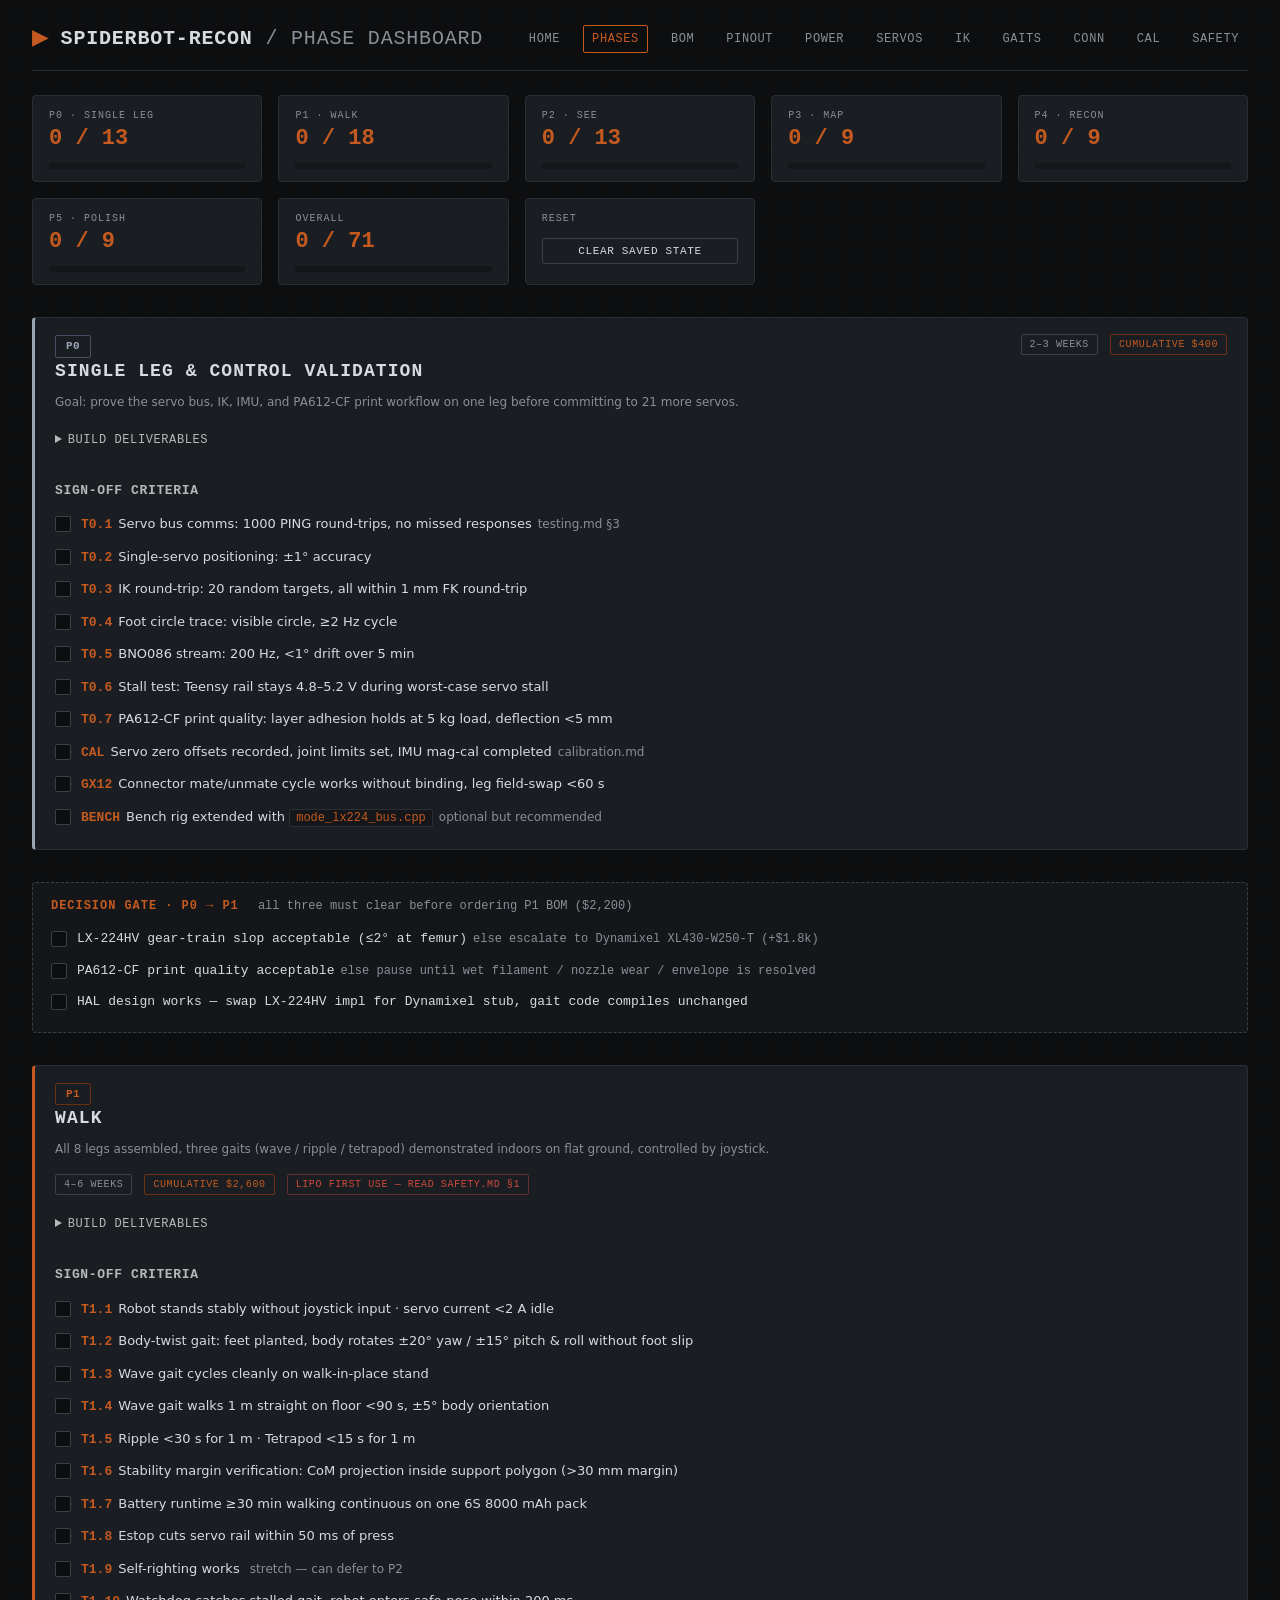
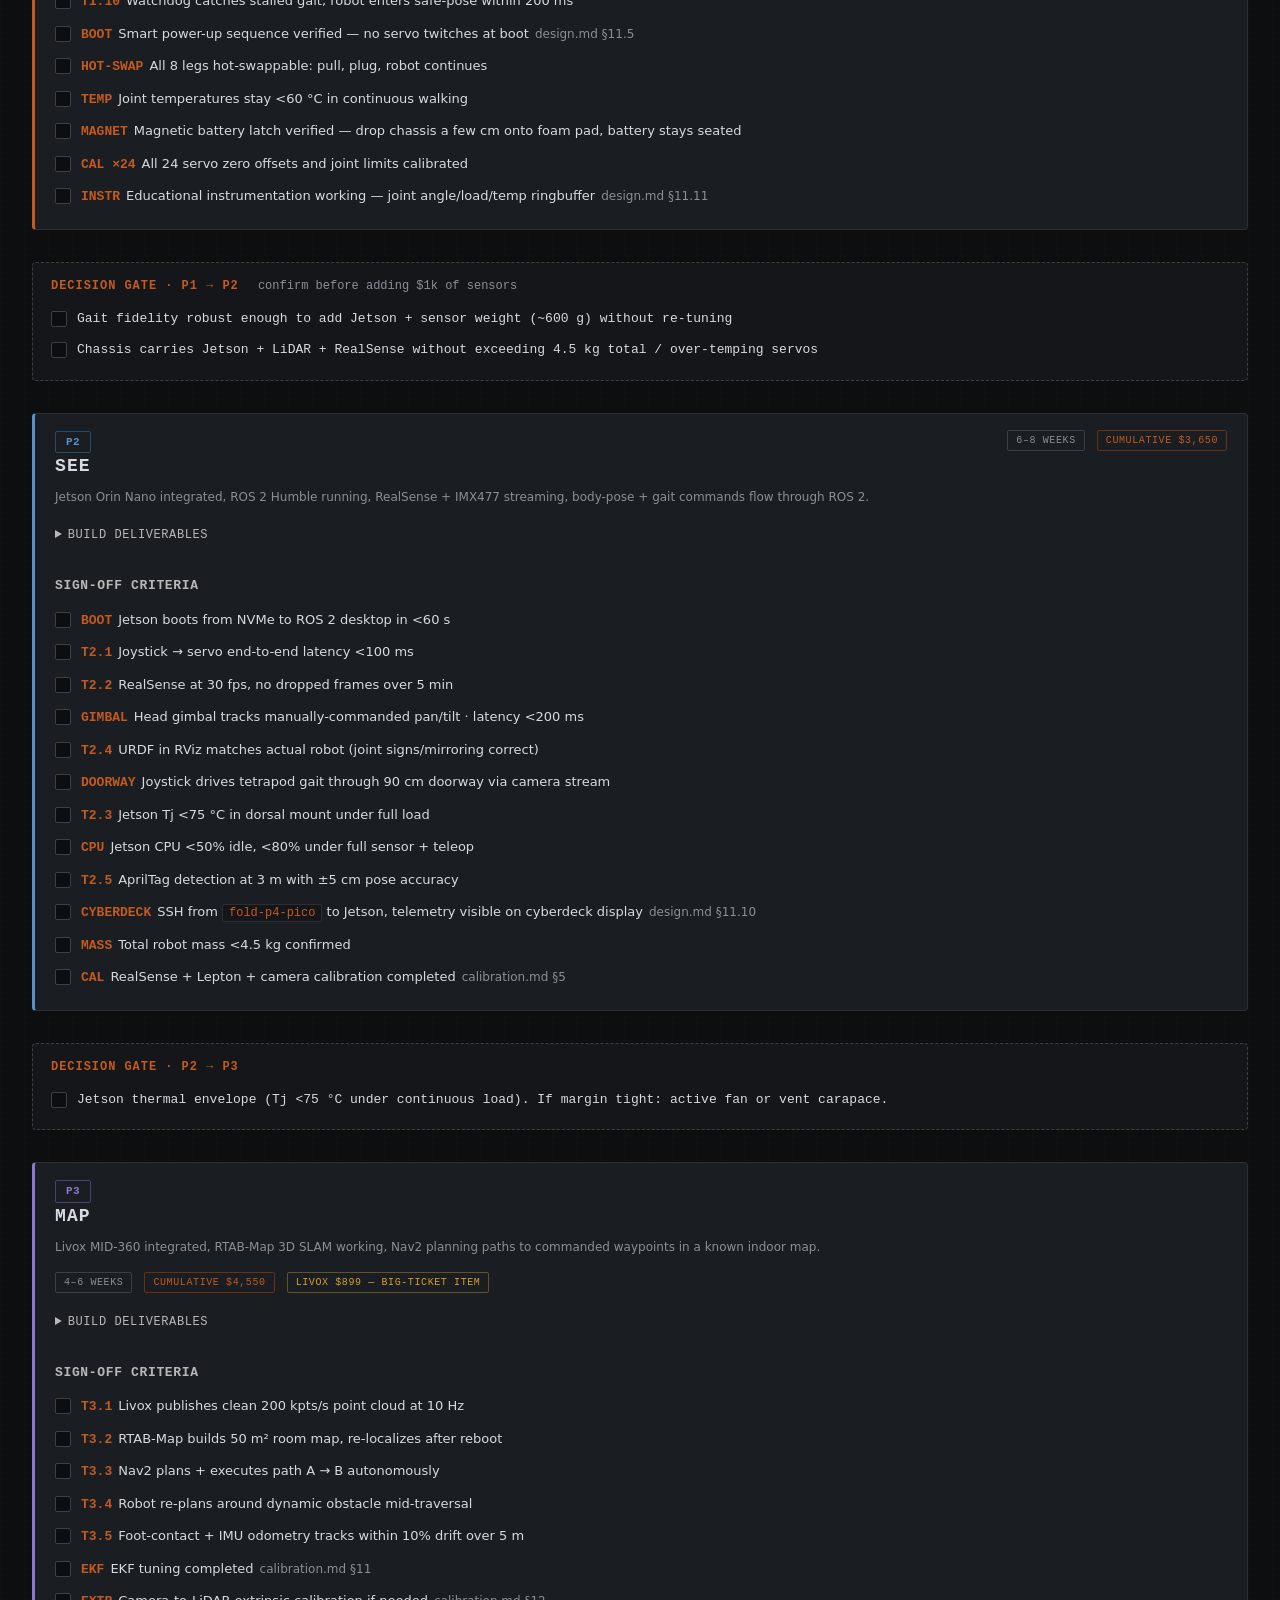
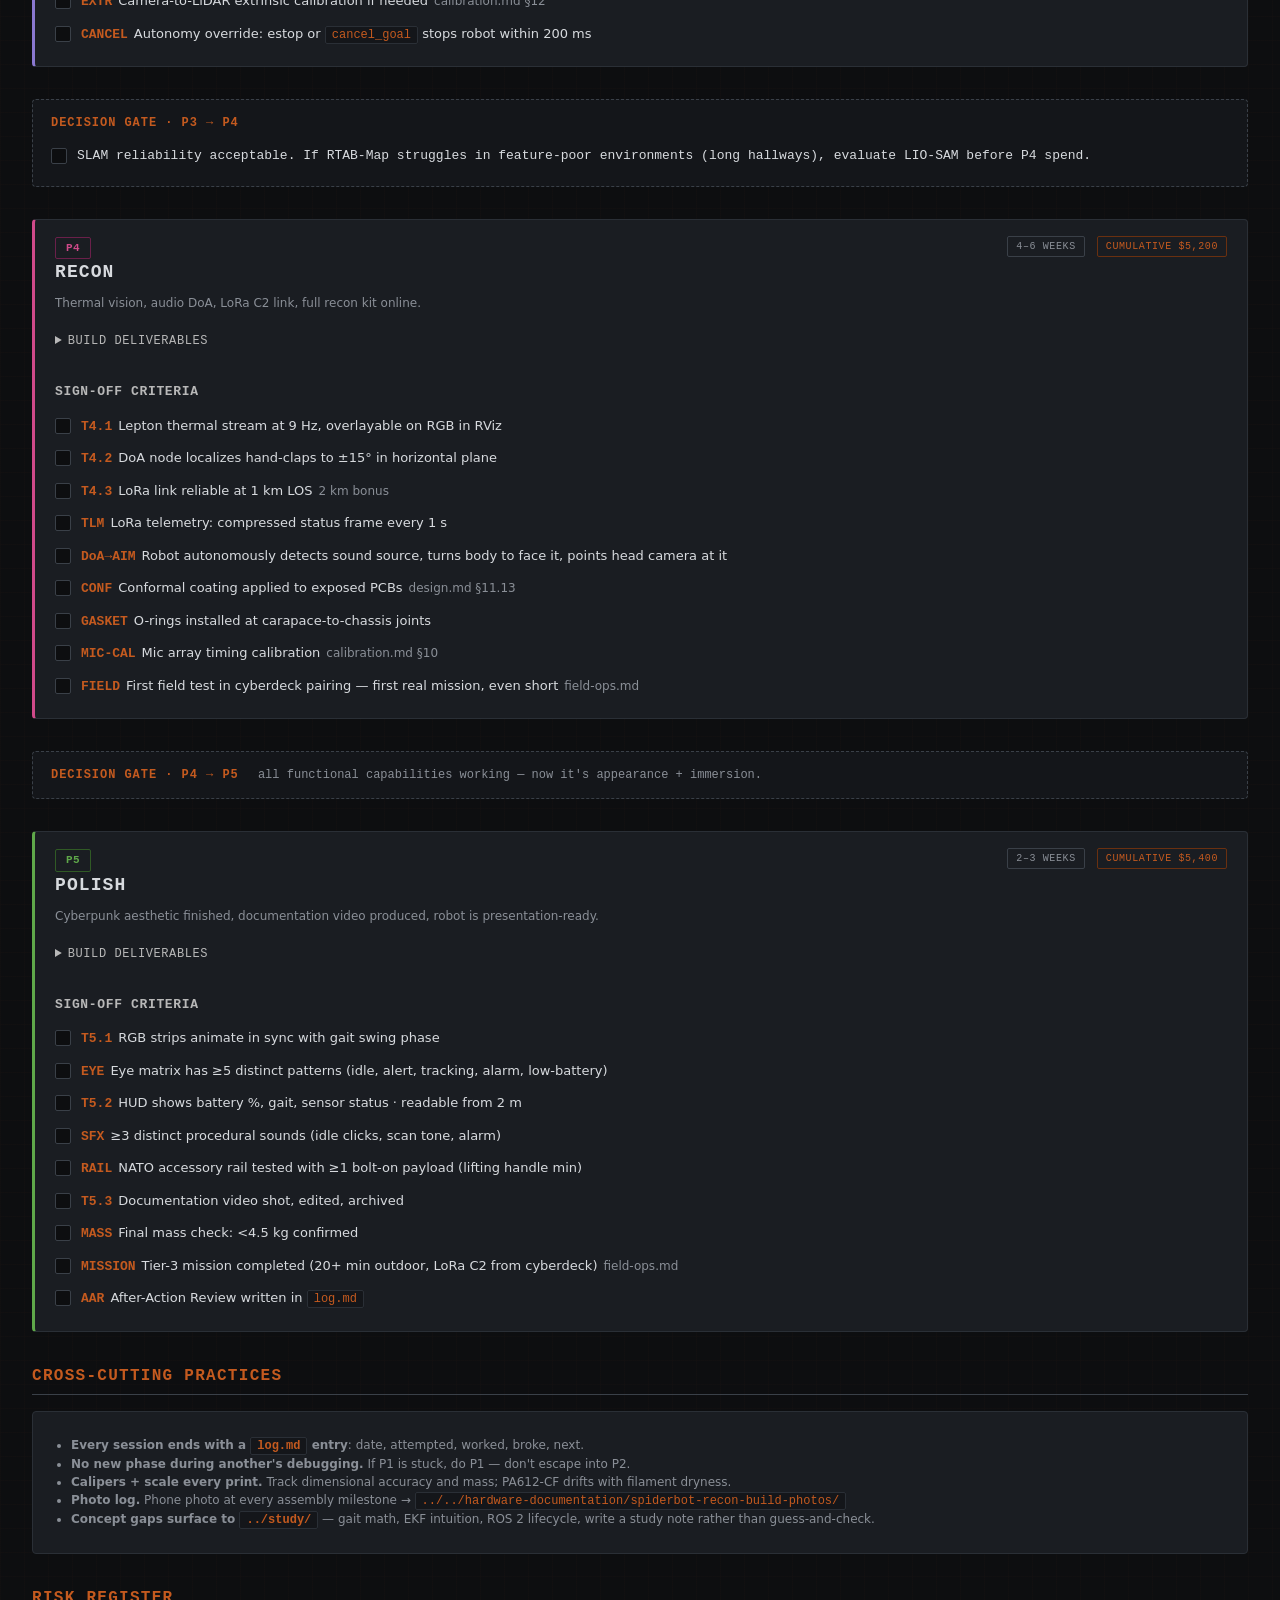
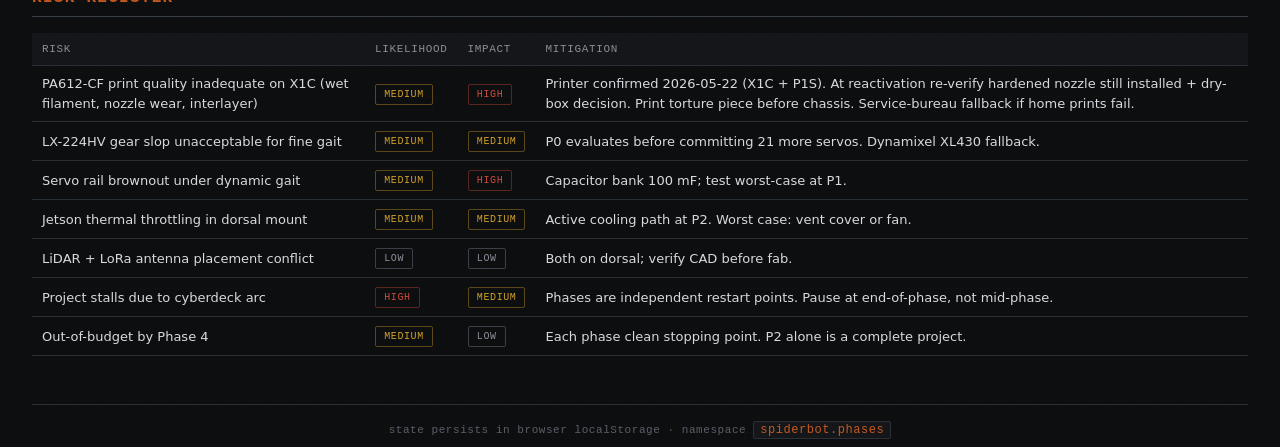
<file: phase-dashboard.html>
<!doctype html>
<html lang="en">
<head>
<meta charset="utf-8">
<meta name="viewport" content="width=device-width,initial-scale=1">
<title>phases · spiderbot-recon</title>
<link rel="stylesheet" href="styles.css">
<style>
  .phase-card { border-left-width: 3px; border-left-style: solid; }
  .phase-card.p0 { border-left-color: #9aa6b5; }
  .phase-card.p1 { border-left-color: #C45A1F; }
  .phase-card.p2 { border-left-color: #5a90c8; }
  .phase-card.p3 { border-left-color: #8a78d0; }
  .phase-card.p4 { border-left-color: #d04a8a; }
  .phase-card.p5 { border-left-color: #5fa84a; }

  .progress-bar { position: relative; height: 6px; background: var(--bg-elev); border-radius: 2px; overflow: hidden; }
  .progress-bar > span { display: block; height: 100%; background: var(--amber); transition: width 0.2s; }

  .gate {
    margin: 32px 0;
    padding: 14px 18px;
    background: var(--bg-elev);
    border: 1px dashed var(--border-hi);
    border-radius: 4px;
    font-family: var(--mono);
    font-size: 12px;
    color: var(--text-mute);
  }
  .gate .gate-tag {
    color: var(--amber);
    font-weight: 600;
    letter-spacing: 0.08em;
    text-transform: uppercase;
    margin-right: 12px;
  }

  .phase-head { display: flex; justify-content: space-between; align-items: flex-start; flex-wrap: wrap; gap: 16px; margin-bottom: 12px; }
  .phase-head h2 { border: none; padding: 0; margin: 0; font-size: 18px; }
  .phase-head .meta { display: flex; gap: 12px; flex-wrap: wrap; align-items: center; }

  .build-list { font-size: 13px; color: var(--text-mute); padding-left: 18px; margin: 8px 0 16px; }
  .build-list li { margin: 4px 0; }

  details summary {
    cursor: pointer;
    font-family: var(--mono);
    font-size: 12px;
    color: var(--chrome);
    text-transform: uppercase;
    letter-spacing: 0.05em;
    padding: 8px 0;
    user-select: none;
  }
  details summary:hover { color: var(--amber); }
  details[open] summary { color: var(--amber); }
</style>
</head>
<body data-ns="phases">

<div class="shell">

  <header class="topbar">
    <h1><span class="accent">▶</span> SPIDERBOT-RECON <span class="dim">/ phase dashboard</span></h1>
    <nav class="nav">
      <a href="index.html">Home</a>
      <a href="phase-dashboard.html" class="active">Phases</a>
      <a href="bom-tracker.html">BOM</a>
      <a href="teensy-pinout.html">Pinout</a>
      <a href="power-architecture.html">Power</a>
      <a href="servo-bus-map.html">Servos</a>
      <a href="ik-calculator.html">IK</a>
      <a href="gait-visualizer.html">Gaits</a>
      <a href="connector-pinouts.html">Conn</a>
      <a href="calibration-checklist.html">Cal</a>
      <a href="safety-card.html">Safety</a>
    </nav>
  </header>

  <!-- Overall rollup -->
  <section class="grid grid-4 mt-2">
    <div class="stat" data-rollup="input[data-phase='p0']">
      <span class="label">P0 · single leg</span>
      <span class="value" data-rollup-value>– / –</span>
      <div class="progress-bar mt-1"><span data-rollup-bar style="width:0%"></span></div>
    </div>
    <div class="stat" data-rollup="input[data-phase='p1']">
      <span class="label">P1 · walk</span>
      <span class="value" data-rollup-value>– / –</span>
      <div class="progress-bar mt-1"><span data-rollup-bar style="width:0%"></span></div>
    </div>
    <div class="stat" data-rollup="input[data-phase='p2']">
      <span class="label">P2 · see</span>
      <span class="value" data-rollup-value>– / –</span>
      <div class="progress-bar mt-1"><span data-rollup-bar style="width:0%"></span></div>
    </div>
    <div class="stat" data-rollup="input[data-phase='p3']">
      <span class="label">P3 · map</span>
      <span class="value" data-rollup-value>– / –</span>
      <div class="progress-bar mt-1"><span data-rollup-bar style="width:0%"></span></div>
    </div>
    <div class="stat" data-rollup="input[data-phase='p4']">
      <span class="label">P4 · recon</span>
      <span class="value" data-rollup-value>– / –</span>
      <div class="progress-bar mt-1"><span data-rollup-bar style="width:0%"></span></div>
    </div>
    <div class="stat" data-rollup="input[data-phase='p5']">
      <span class="label">P5 · polish</span>
      <span class="value" data-rollup-value>– / –</span>
      <div class="progress-bar mt-1"><span data-rollup-bar style="width:0%"></span></div>
    </div>
    <div class="stat" data-rollup="input[data-phase]">
      <span class="label">Overall</span>
      <span class="value" data-rollup-value>– / –</span>
      <div class="progress-bar mt-1"><span data-rollup-bar style="width:0%"></span></div>
    </div>
    <div class="stat">
      <span class="label">Reset</span>
      <button class="mt-1" data-reset-ns>Clear saved state</button>
    </div>
  </section>

  <!-- ========================================================== PHASE 0 -->
  <section class="card phase-card p0 mt-4">
    <div class="phase-head">
      <div>
        <span class="phase-badge p0">P0</span>
        <h2 class="mt-1">Single leg &amp; control validation</h2>
        <div class="text-mute small mt-1">Goal: prove the servo bus, IK, IMU, and PA612-CF print workflow on one leg before committing to 21 more servos.</div>
      </div>
      <div class="meta">
        <span class="pill">2–3 weeks</span>
        <span class="pill amber">cumulative $400</span>
      </div>
    </div>

    <details>
      <summary>Build deliverables</summary>
      <ul class="build-list">
        <li>1× leg printed in PA612-CF (coxa + femur + tibia + foot) with hollow cable channels (design.md §11.2)</li>
        <li>3× LX-224HV servos addressed (IDs 0x01–0x03) and bench-mounted</li>
        <li>Teensy 4.1 with HAL-based bus driver firmware, BNO086 attached</li>
        <li>Single-leg bench fixture clamping coxa to a fixed plate (testing.md §1)</li>
        <li>1× GX12 6-pin connector wired to verify modular-leg interface (design.md §11.1)</li>
        <li><strong>Walk-in-place stand</strong> built — printable or wood (testing.md §1). Do this early.</li>
      </ul>
    </details>

    <h3 class="section mt-2">Sign-off criteria</h3>

    <label class="check"><input type="checkbox" data-persist data-phase="p0" id="p0-t01"><span class="check-label"><span class="id">T0.1</span>Servo bus comms: 1000 PING round-trips, no missed responses<span class="note">testing.md §3</span></span></label>
    <label class="check"><input type="checkbox" data-persist data-phase="p0" id="p0-t02"><span class="check-label"><span class="id">T0.2</span>Single-servo positioning: ±1° accuracy</span></label>
    <label class="check"><input type="checkbox" data-persist data-phase="p0" id="p0-t03"><span class="check-label"><span class="id">T0.3</span>IK round-trip: 20 random targets, all within 1 mm FK round-trip</span></label>
    <label class="check"><input type="checkbox" data-persist data-phase="p0" id="p0-t04"><span class="check-label"><span class="id">T0.4</span>Foot circle trace: visible circle, ≥2 Hz cycle</span></label>
    <label class="check"><input type="checkbox" data-persist data-phase="p0" id="p0-t05"><span class="check-label"><span class="id">T0.5</span>BNO086 stream: 200 Hz, &lt;1° drift over 5 min</span></label>
    <label class="check"><input type="checkbox" data-persist data-phase="p0" id="p0-t06"><span class="check-label"><span class="id">T0.6</span>Stall test: Teensy rail stays 4.8–5.2 V during worst-case servo stall</span></label>
    <label class="check"><input type="checkbox" data-persist data-phase="p0" id="p0-t07"><span class="check-label"><span class="id">T0.7</span>PA612-CF print quality: layer adhesion holds at 5 kg load, deflection &lt;5 mm</span></label>
    <label class="check"><input type="checkbox" data-persist data-phase="p0" id="p0-cal"><span class="check-label"><span class="id">CAL</span>Servo zero offsets recorded, joint limits set, IMU mag-cal completed<span class="note">calibration.md</span></span></label>
    <label class="check"><input type="checkbox" data-persist data-phase="p0" id="p0-gx12"><span class="check-label"><span class="id">GX12</span>Connector mate/unmate cycle works without binding, leg field-swap &lt;60 s</span></label>
    <label class="check"><input type="checkbox" data-persist data-phase="p0" id="p0-bench"><span class="check-label"><span class="id">BENCH</span>Bench rig extended with <code class="inline">mode_lx224_bus.cpp</code><span class="note">optional but recommended</span></span></label>
  </section>

  <!-- Gate P0 → P1 -->
  <div class="gate">
    <div><span class="gate-tag">Decision gate · P0 → P1</span> all three must clear before ordering P1 BOM ($2,200)</div>
    <label class="check mt-1"><input type="checkbox" data-persist data-phase="p0" id="p0-gate-slop"><span class="check-label">LX-224HV gear-train slop acceptable (≤2° at femur)<span class="note">else escalate to Dynamixel XL430-W250-T (+$1.8k)</span></span></label>
    <label class="check"><input type="checkbox" data-persist data-phase="p0" id="p0-gate-print"><span class="check-label">PA612-CF print quality acceptable<span class="note">else pause until wet filament / nozzle wear / envelope is resolved</span></span></label>
    <label class="check"><input type="checkbox" data-persist data-phase="p0" id="p0-gate-hal"><span class="check-label">HAL design works — swap LX-224HV impl for Dynamixel stub, gait code compiles unchanged</span></label>
  </div>

  <!-- ========================================================== PHASE 1 -->
  <section class="card phase-card p1 mt-4">
    <div class="phase-head">
      <div>
        <span class="phase-badge p1">P1</span>
        <h2 class="mt-1">Walk</h2>
        <div class="text-mute small mt-1">All 8 legs assembled, three gaits (wave / ripple / tetrapod) demonstrated indoors on flat ground, controlled by joystick.</div>
      </div>
      <div class="meta">
        <span class="pill">4–6 weeks</span>
        <span class="pill amber">cumulative $2,600</span>
        <span class="pill danger">LiPo first use — read safety.md §1</span>
      </div>
    </div>

    <details>
      <summary>Build deliverables</summary>
      <ul class="build-list">
        <li>7 more legs printed and assembled (8 total)</li>
        <li>Chassis hub printed (2 halves, joined)</li>
        <li>All 24 servos addressed, bench-validated, mounted</li>
        <li>6S LiPo + DPS5020 buck + estop + capacitor bank wired</li>
        <li>Teensy gait state machine + IK runs 24-joint solution at ≥100 Hz</li>
        <li>INA226 power telemetry on servo + Teensy + Jetson rails</li>
        <li>Joystick (Xbox controller or 2.4 GHz RC) drives <code class="inline">cmd_body_pose</code> and <code class="inline">cmd_gait</code></li>
      </ul>
    </details>

    <h3 class="section mt-2">Sign-off criteria</h3>

    <label class="check"><input type="checkbox" data-persist data-phase="p1" id="p1-t11"><span class="check-label"><span class="id">T1.1</span>Robot stands stably without joystick input · servo current &lt;2 A idle</span></label>
    <label class="check"><input type="checkbox" data-persist data-phase="p1" id="p1-t12"><span class="check-label"><span class="id">T1.2</span>Body-twist gait: feet planted, body rotates ±20° yaw / ±15° pitch &amp; roll without foot slip</span></label>
    <label class="check"><input type="checkbox" data-persist data-phase="p1" id="p1-t13"><span class="check-label"><span class="id">T1.3</span>Wave gait cycles cleanly on walk-in-place stand</span></label>
    <label class="check"><input type="checkbox" data-persist data-phase="p1" id="p1-t14"><span class="check-label"><span class="id">T1.4</span>Wave gait walks 1 m straight on floor &lt;90 s, ±5° body orientation</span></label>
    <label class="check"><input type="checkbox" data-persist data-phase="p1" id="p1-t15"><span class="check-label"><span class="id">T1.5</span>Ripple &lt;30 s for 1 m · Tetrapod &lt;15 s for 1 m</span></label>
    <label class="check"><input type="checkbox" data-persist data-phase="p1" id="p1-t16"><span class="check-label"><span class="id">T1.6</span>Stability margin verification: CoM projection inside support polygon (&gt;30 mm margin)</span></label>
    <label class="check"><input type="checkbox" data-persist data-phase="p1" id="p1-t17"><span class="check-label"><span class="id">T1.7</span>Battery runtime ≥30 min walking continuous on one 6S 8000 mAh pack</span></label>
    <label class="check"><input type="checkbox" data-persist data-phase="p1" id="p1-t18"><span class="check-label"><span class="id">T1.8</span>Estop cuts servo rail within 50 ms of press</span></label>
    <label class="check"><input type="checkbox" data-persist data-phase="p1" id="p1-t19"><span class="check-label"><span class="id">T1.9</span>Self-righting works <span class="note">stretch — can defer to P2</span></span></label>
    <label class="check"><input type="checkbox" data-persist data-phase="p1" id="p1-t110"><span class="check-label"><span class="id">T1.10</span>Watchdog catches stalled gait, robot enters safe-pose within 200 ms</span></label>
    <label class="check"><input type="checkbox" data-persist data-phase="p1" id="p1-boot"><span class="check-label"><span class="id">BOOT</span>Smart power-up sequence verified — no servo twitches at boot<span class="note">design.md §11.5</span></span></label>
    <label class="check"><input type="checkbox" data-persist data-phase="p1" id="p1-hotswap"><span class="check-label"><span class="id">HOT-SWAP</span>All 8 legs hot-swappable: pull, plug, robot continues</span></label>
    <label class="check"><input type="checkbox" data-persist data-phase="p1" id="p1-temp"><span class="check-label"><span class="id">TEMP</span>Joint temperatures stay &lt;60 °C in continuous walking</span></label>
    <label class="check"><input type="checkbox" data-persist data-phase="p1" id="p1-magnet"><span class="check-label"><span class="id">MAGNET</span>Magnetic battery latch verified — drop chassis a few cm onto foam pad, battery stays seated</span></label>
    <label class="check"><input type="checkbox" data-persist data-phase="p1" id="p1-cal24"><span class="check-label"><span class="id">CAL ×24</span>All 24 servo zero offsets and joint limits calibrated</span></label>
    <label class="check"><input type="checkbox" data-persist data-phase="p1" id="p1-instr"><span class="check-label"><span class="id">INSTR</span>Educational instrumentation working — joint angle/load/temp ringbuffer<span class="note">design.md §11.11</span></span></label>
  </section>

  <!-- Gate P1 → P2 -->
  <div class="gate">
    <div><span class="gate-tag">Decision gate · P1 → P2</span> confirm before adding $1k of sensors</div>
    <label class="check mt-1"><input type="checkbox" data-persist data-phase="p1" id="p1-gate-gait"><span class="check-label">Gait fidelity robust enough to add Jetson + sensor weight (~600 g) without re-tuning</span></label>
    <label class="check"><input type="checkbox" data-persist data-phase="p1" id="p1-gate-mass"><span class="check-label">Chassis carries Jetson + LiDAR + RealSense without exceeding 4.5 kg total / over-temping servos</span></label>
  </div>

  <!-- ========================================================== PHASE 2 -->
  <section class="card phase-card p2 mt-4">
    <div class="phase-head">
      <div>
        <span class="phase-badge p2">P2</span>
        <h2 class="mt-1">See</h2>
        <div class="text-mute small mt-1">Jetson Orin Nano integrated, ROS 2 Humble running, RealSense + IMX477 streaming, body-pose + gait commands flow through ROS 2.</div>
      </div>
      <div class="meta">
        <span class="pill">6–8 weeks</span>
        <span class="pill amber">cumulative $3,650</span>
      </div>
    </div>

    <details>
      <summary>Build deliverables</summary>
      <ul class="build-list">
        <li>Jetson Orin Nano mounted with NVMe SSD, Ubuntu 22.04 + JetPack 6.x, ROS 2 Humble</li>
        <li><code class="inline">spiderbot_ws</code> workspace scaffolded — 7 packages per design.md §8</li>
        <li>micro-ROS bridge running between Teensy and Jetson at 921 600 baud</li>
        <li>RealSense D435i → RGB + depth + IMU into ROS 2 topics</li>
        <li>Arducam IMX477 on 2-DOF MG90S head gimbal, MJPEG stream</li>
        <li>VL53L1X ×3 (belly + flanks) publishing distance topics</li>
        <li>Joystick teleop via ROS 2 (<code class="inline">joy_node</code>)</li>
        <li>URDF in RViz with joint states reflecting real positions</li>
      </ul>
    </details>

    <h3 class="section mt-2">Sign-off criteria</h3>

    <label class="check"><input type="checkbox" data-persist data-phase="p2" id="p2-boot"><span class="check-label"><span class="id">BOOT</span>Jetson boots from NVMe to ROS 2 desktop in &lt;60 s</span></label>
    <label class="check"><input type="checkbox" data-persist data-phase="p2" id="p2-t21"><span class="check-label"><span class="id">T2.1</span>Joystick → servo end-to-end latency &lt;100 ms</span></label>
    <label class="check"><input type="checkbox" data-persist data-phase="p2" id="p2-t22"><span class="check-label"><span class="id">T2.2</span>RealSense at 30 fps, no dropped frames over 5 min</span></label>
    <label class="check"><input type="checkbox" data-persist data-phase="p2" id="p2-gimbal"><span class="check-label"><span class="id">GIMBAL</span>Head gimbal tracks manually-commanded pan/tilt · latency &lt;200 ms</span></label>
    <label class="check"><input type="checkbox" data-persist data-phase="p2" id="p2-t24"><span class="check-label"><span class="id">T2.4</span>URDF in RViz matches actual robot (joint signs/mirroring correct)</span></label>
    <label class="check"><input type="checkbox" data-persist data-phase="p2" id="p2-door"><span class="check-label"><span class="id">DOORWAY</span>Joystick drives tetrapod gait through 90 cm doorway via camera stream</span></label>
    <label class="check"><input type="checkbox" data-persist data-phase="p2" id="p2-t23"><span class="check-label"><span class="id">T2.3</span>Jetson Tj &lt;75 °C in dorsal mount under full load</span></label>
    <label class="check"><input type="checkbox" data-persist data-phase="p2" id="p2-cpu"><span class="check-label"><span class="id">CPU</span>Jetson CPU &lt;50% idle, &lt;80% under full sensor + teleop</span></label>
    <label class="check"><input type="checkbox" data-persist data-phase="p2" id="p2-t25"><span class="check-label"><span class="id">T2.5</span>AprilTag detection at 3 m with ±5 cm pose accuracy</span></label>
    <label class="check"><input type="checkbox" data-persist data-phase="p2" id="p2-cdeck"><span class="check-label"><span class="id">CYBERDECK</span>SSH from <code class="inline">fold-p4-pico</code> to Jetson, telemetry visible on cyberdeck display<span class="note">design.md §11.10</span></span></label>
    <label class="check"><input type="checkbox" data-persist data-phase="p2" id="p2-mass"><span class="check-label"><span class="id">MASS</span>Total robot mass &lt;4.5 kg confirmed</span></label>
    <label class="check"><input type="checkbox" data-persist data-phase="p2" id="p2-camcal"><span class="check-label"><span class="id">CAL</span>RealSense + Lepton + camera calibration completed<span class="note">calibration.md §5</span></span></label>
  </section>

  <!-- Gate P2 → P3 -->
  <div class="gate">
    <div><span class="gate-tag">Decision gate · P2 → P3</span></div>
    <label class="check mt-1"><input type="checkbox" data-persist data-phase="p2" id="p2-gate-thermal"><span class="check-label">Jetson thermal envelope (Tj &lt;75 °C under continuous load). If margin tight: active fan or vent carapace.</span></label>
  </div>

  <!-- ========================================================== PHASE 3 -->
  <section class="card phase-card p3 mt-4">
    <div class="phase-head">
      <div>
        <span class="phase-badge p3">P3</span>
        <h2 class="mt-1">Map</h2>
        <div class="text-mute small mt-1">Livox MID-360 integrated, RTAB-Map 3D SLAM working, Nav2 planning paths to commanded waypoints in a known indoor map.</div>
      </div>
      <div class="meta">
        <span class="pill">4–6 weeks</span>
        <span class="pill amber">cumulative $4,550</span>
        <span class="pill warn">Livox $899 — big-ticket item</span>
      </div>
    </div>

    <details>
      <summary>Build deliverables</summary>
      <ul class="build-list">
        <li>Livox MID-360 mounted on dorsal carapace, TPU 95A vibration isolation</li>
        <li>Livox-ROS2 driver, point cloud topic verified</li>
        <li>RTAB-Map 3D SLAM building map of the lab</li>
        <li>Nav2 with custom costmap layers (LiDAR + depth + foot-contact odometry)</li>
        <li>Custom odometry node — fuses BNO086 + foot contact for <code class="inline">/odom</code> without wheel encoders</li>
        <li>Map save/load workflow tested</li>
      </ul>
    </details>

    <h3 class="section mt-2">Sign-off criteria</h3>

    <label class="check"><input type="checkbox" data-persist data-phase="p3" id="p3-t31"><span class="check-label"><span class="id">T3.1</span>Livox publishes clean 200 kpts/s point cloud at 10 Hz</span></label>
    <label class="check"><input type="checkbox" data-persist data-phase="p3" id="p3-t32"><span class="check-label"><span class="id">T3.2</span>RTAB-Map builds 50 m² room map, re-localizes after reboot</span></label>
    <label class="check"><input type="checkbox" data-persist data-phase="p3" id="p3-t33"><span class="check-label"><span class="id">T3.3</span>Nav2 plans + executes path A → B autonomously</span></label>
    <label class="check"><input type="checkbox" data-persist data-phase="p3" id="p3-t34"><span class="check-label"><span class="id">T3.4</span>Robot re-plans around dynamic obstacle mid-traversal</span></label>
    <label class="check"><input type="checkbox" data-persist data-phase="p3" id="p3-t35"><span class="check-label"><span class="id">T3.5</span>Foot-contact + IMU odometry tracks within 10% drift over 5 m</span></label>
    <label class="check"><input type="checkbox" data-persist data-phase="p3" id="p3-ekf"><span class="check-label"><span class="id">EKF</span>EKF tuning completed<span class="note">calibration.md §11</span></span></label>
    <label class="check"><input type="checkbox" data-persist data-phase="p3" id="p3-extr"><span class="check-label"><span class="id">EXTR</span>Camera-to-LiDAR extrinsic calibration if needed<span class="note">calibration.md §12</span></span></label>
    <label class="check"><input type="checkbox" data-persist data-phase="p3" id="p3-cancel"><span class="check-label"><span class="id">CANCEL</span>Autonomy override: estop or <code class="inline">cancel_goal</code> stops robot within 200 ms</span></label>
  </section>

  <!-- Gate P3 → P4 -->
  <div class="gate">
    <div><span class="gate-tag">Decision gate · P3 → P4</span></div>
    <label class="check mt-1"><input type="checkbox" data-persist data-phase="p3" id="p3-gate-slam"><span class="check-label">SLAM reliability acceptable. If RTAB-Map struggles in feature-poor environments (long hallways), evaluate LIO-SAM before P4 spend.</span></label>
  </div>

  <!-- ========================================================== PHASE 4 -->
  <section class="card phase-card p4 mt-4">
    <div class="phase-head">
      <div>
        <span class="phase-badge p4">P4</span>
        <h2 class="mt-1">Recon</h2>
        <div class="text-mute small mt-1">Thermal vision, audio DoA, LoRa C2 link, full recon kit online.</div>
      </div>
      <div class="meta">
        <span class="pill">4–6 weeks</span>
        <span class="pill amber">cumulative $5,200</span>
      </div>
    </div>

    <details>
      <summary>Build deliverables</summary>
      <ul class="build-list">
        <li>FLIR Lepton 3.5 + PureThermal 2 next to RealSense, thermal stream node</li>
        <li>MiniDSP UMA-8 mic array on top dorsal corners</li>
        <li>DoA node (GCC-PHAT or beamforming) publishes sound heading</li>
        <li>Pico 2 W + RYLR998 LoRa sidecar wired, MicroPython firmware</li>
        <li>LoRa command protocol defined (JSON-line, shared with cyberdeck)</li>
        <li>Optional: GPS L86-M33 if outdoor deployment planned</li>
      </ul>
    </details>

    <h3 class="section mt-2">Sign-off criteria</h3>

    <label class="check"><input type="checkbox" data-persist data-phase="p4" id="p4-t41"><span class="check-label"><span class="id">T4.1</span>Lepton thermal stream at 9 Hz, overlayable on RGB in RViz</span></label>
    <label class="check"><input type="checkbox" data-persist data-phase="p4" id="p4-t42"><span class="check-label"><span class="id">T4.2</span>DoA node localizes hand-claps to ±15° in horizontal plane</span></label>
    <label class="check"><input type="checkbox" data-persist data-phase="p4" id="p4-t43"><span class="check-label"><span class="id">T4.3</span>LoRa link reliable at 1 km LOS<span class="note">2 km bonus</span></span></label>
    <label class="check"><input type="checkbox" data-persist data-phase="p4" id="p4-tlm"><span class="check-label"><span class="id">TLM</span>LoRa telemetry: compressed status frame every 1 s</span></label>
    <label class="check"><input type="checkbox" data-persist data-phase="p4" id="p4-doa-aim"><span class="check-label"><span class="id">DoA→AIM</span>Robot autonomously detects sound source, turns body to face it, points head camera at it</span></label>
    <label class="check"><input type="checkbox" data-persist data-phase="p4" id="p4-conf"><span class="check-label"><span class="id">CONF</span>Conformal coating applied to exposed PCBs<span class="note">design.md §11.13</span></span></label>
    <label class="check"><input type="checkbox" data-persist data-phase="p4" id="p4-gasket"><span class="check-label"><span class="id">GASKET</span>O-rings installed at carapace-to-chassis joints</span></label>
    <label class="check"><input type="checkbox" data-persist data-phase="p4" id="p4-mic"><span class="check-label"><span class="id">MIC-CAL</span>Mic array timing calibration<span class="note">calibration.md §10</span></span></label>
    <label class="check"><input type="checkbox" data-persist data-phase="p4" id="p4-field"><span class="check-label"><span class="id">FIELD</span>First field test in cyberdeck pairing — first real mission, even short<span class="note">field-ops.md</span></span></label>
  </section>

  <!-- Gate P4 → P5 -->
  <div class="gate">
    <div><span class="gate-tag">Decision gate · P4 → P5</span> all functional capabilities working — now it's appearance + immersion.</div>
  </div>

  <!-- ========================================================== PHASE 5 -->
  <section class="card phase-card p5 mt-4">
    <div class="phase-head">
      <div>
        <span class="phase-badge p5">P5</span>
        <h2 class="mt-1">Polish</h2>
        <div class="text-mute small mt-1">Cyberpunk aesthetic finished, documentation video produced, robot is presentation-ready.</div>
      </div>
      <div class="meta">
        <span class="pill">2–3 weeks</span>
        <span class="pill amber">cumulative $5,400</span>
      </div>
    </div>

    <details>
      <summary>Build deliverables</summary>
      <ul class="build-list">
        <li>WS2812B RGB strip behind PETG diffuser channels on leg segments</li>
        <li>8× 8×8 RGB matrix on head gimbal = "eye cluster" (or 1× 16×16)</li>
        <li>Waveshare 1.69" round IPS HUD on carapace, Teensy-driven</li>
        <li>MAX98357A I²S amp + speaker for procedural creature SFX + alarms</li>
        <li>Vinyl wrap accents + mil-spec callout decals</li>
        <li>Cable braiding + exposed neural-pathway aesthetic</li>
        <li>90-second build-and-capability documentation video</li>
      </ul>
    </details>

    <h3 class="section mt-2">Sign-off criteria</h3>

    <label class="check"><input type="checkbox" data-persist data-phase="p5" id="p5-t51"><span class="check-label"><span class="id">T5.1</span>RGB strips animate in sync with gait swing phase</span></label>
    <label class="check"><input type="checkbox" data-persist data-phase="p5" id="p5-eye"><span class="check-label"><span class="id">EYE</span>Eye matrix has ≥5 distinct patterns (idle, alert, tracking, alarm, low-battery)</span></label>
    <label class="check"><input type="checkbox" data-persist data-phase="p5" id="p5-t52"><span class="check-label"><span class="id">T5.2</span>HUD shows battery %, gait, sensor status · readable from 2 m</span></label>
    <label class="check"><input type="checkbox" data-persist data-phase="p5" id="p5-sfx"><span class="check-label"><span class="id">SFX</span>≥3 distinct procedural sounds (idle clicks, scan tone, alarm)</span></label>
    <label class="check"><input type="checkbox" data-persist data-phase="p5" id="p5-rail"><span class="check-label"><span class="id">RAIL</span>NATO accessory rail tested with ≥1 bolt-on payload (lifting handle min)</span></label>
    <label class="check"><input type="checkbox" data-persist data-phase="p5" id="p5-t53"><span class="check-label"><span class="id">T5.3</span>Documentation video shot, edited, archived</span></label>
    <label class="check"><input type="checkbox" data-persist data-phase="p5" id="p5-mass"><span class="check-label"><span class="id">MASS</span>Final mass check: &lt;4.5 kg confirmed</span></label>
    <label class="check"><input type="checkbox" data-persist data-phase="p5" id="p5-mission"><span class="check-label"><span class="id">MISSION</span>Tier-3 mission completed (20+ min outdoor, LoRa C2 from cyberdeck)<span class="note">field-ops.md</span></span></label>
    <label class="check"><input type="checkbox" data-persist data-phase="p5" id="p5-aar"><span class="check-label"><span class="id">AAR</span>After-Action Review written in <code class="inline">log.md</code></span></label>
  </section>

  <!-- Cross-cutting -->
  <h2 class="section">Cross-cutting practices</h2>
  <div class="card">
    <ul class="text-mute small" style="margin:8px 0;padding-left:18px">
      <li><strong>Every session ends with a <code class="inline">log.md</code> entry</strong>: date, attempted, worked, broke, next.</li>
      <li><strong>No new phase during another's debugging.</strong> If P1 is stuck, do P1 — don't escape into P2.</li>
      <li><strong>Calipers + scale every print.</strong> Track dimensional accuracy and mass; PA612-CF drifts with filament dryness.</li>
      <li><strong>Photo log.</strong> Phone photo at every assembly milestone → <code class="inline">../../hardware-documentation/spiderbot-recon-build-photos/</code></li>
      <li><strong>Concept gaps surface to <code class="inline">../study/</code></strong> — gait math, EKF intuition, ROS 2 lifecycle, write a study note rather than guess-and-check.</li>
    </ul>
  </div>

  <!-- Risks -->
  <h2 class="section">Risk register</h2>
  <table class="data">
    <thead><tr><th>Risk</th><th>Likelihood</th><th>Impact</th><th>Mitigation</th></tr></thead>
    <tbody>
      <tr><td>PA612-CF print quality inadequate on X1C (wet filament, nozzle wear, interlayer)</td><td><span class="pill warn">medium</span></td><td><span class="pill danger">high</span></td><td>Printer confirmed 2026-05-22 (X1C + P1S). At reactivation re-verify hardened nozzle still installed + dry-box decision. Print torture piece before chassis. Service-bureau fallback if home prints fail.</td></tr>
      <tr><td>LX-224HV gear slop unacceptable for fine gait</td><td><span class="pill warn">medium</span></td><td><span class="pill warn">medium</span></td><td>P0 evaluates before committing 21 more servos. Dynamixel XL430 fallback.</td></tr>
      <tr><td>Servo rail brownout under dynamic gait</td><td><span class="pill warn">medium</span></td><td><span class="pill danger">high</span></td><td>Capacitor bank 100 mF; test worst-case at P1.</td></tr>
      <tr><td>Jetson thermal throttling in dorsal mount</td><td><span class="pill warn">medium</span></td><td><span class="pill warn">medium</span></td><td>Active cooling path at P2. Worst case: vent cover or fan.</td></tr>
      <tr><td>LiDAR + LoRa antenna placement conflict</td><td><span class="pill">low</span></td><td><span class="pill">low</span></td><td>Both on dorsal; verify CAD before fab.</td></tr>
      <tr><td>Project stalls due to cyberdeck arc</td><td><span class="pill danger">high</span></td><td><span class="pill warn">medium</span></td><td>Phases are independent restart points. Pause at end-of-phase, not mid-phase.</td></tr>
      <tr><td>Out-of-budget by Phase 4</td><td><span class="pill warn">medium</span></td><td><span class="pill">low</span></td><td>Each phase clean stopping point. P2 alone is a complete project.</td></tr>
    </tbody>
  </table>

  <footer class="footer">
    state persists in browser localStorage · namespace <code class="inline">spiderbot.phases</code>
  </footer>

</div>

<script src="shared.js"></script>
</body>
</html>
</file>
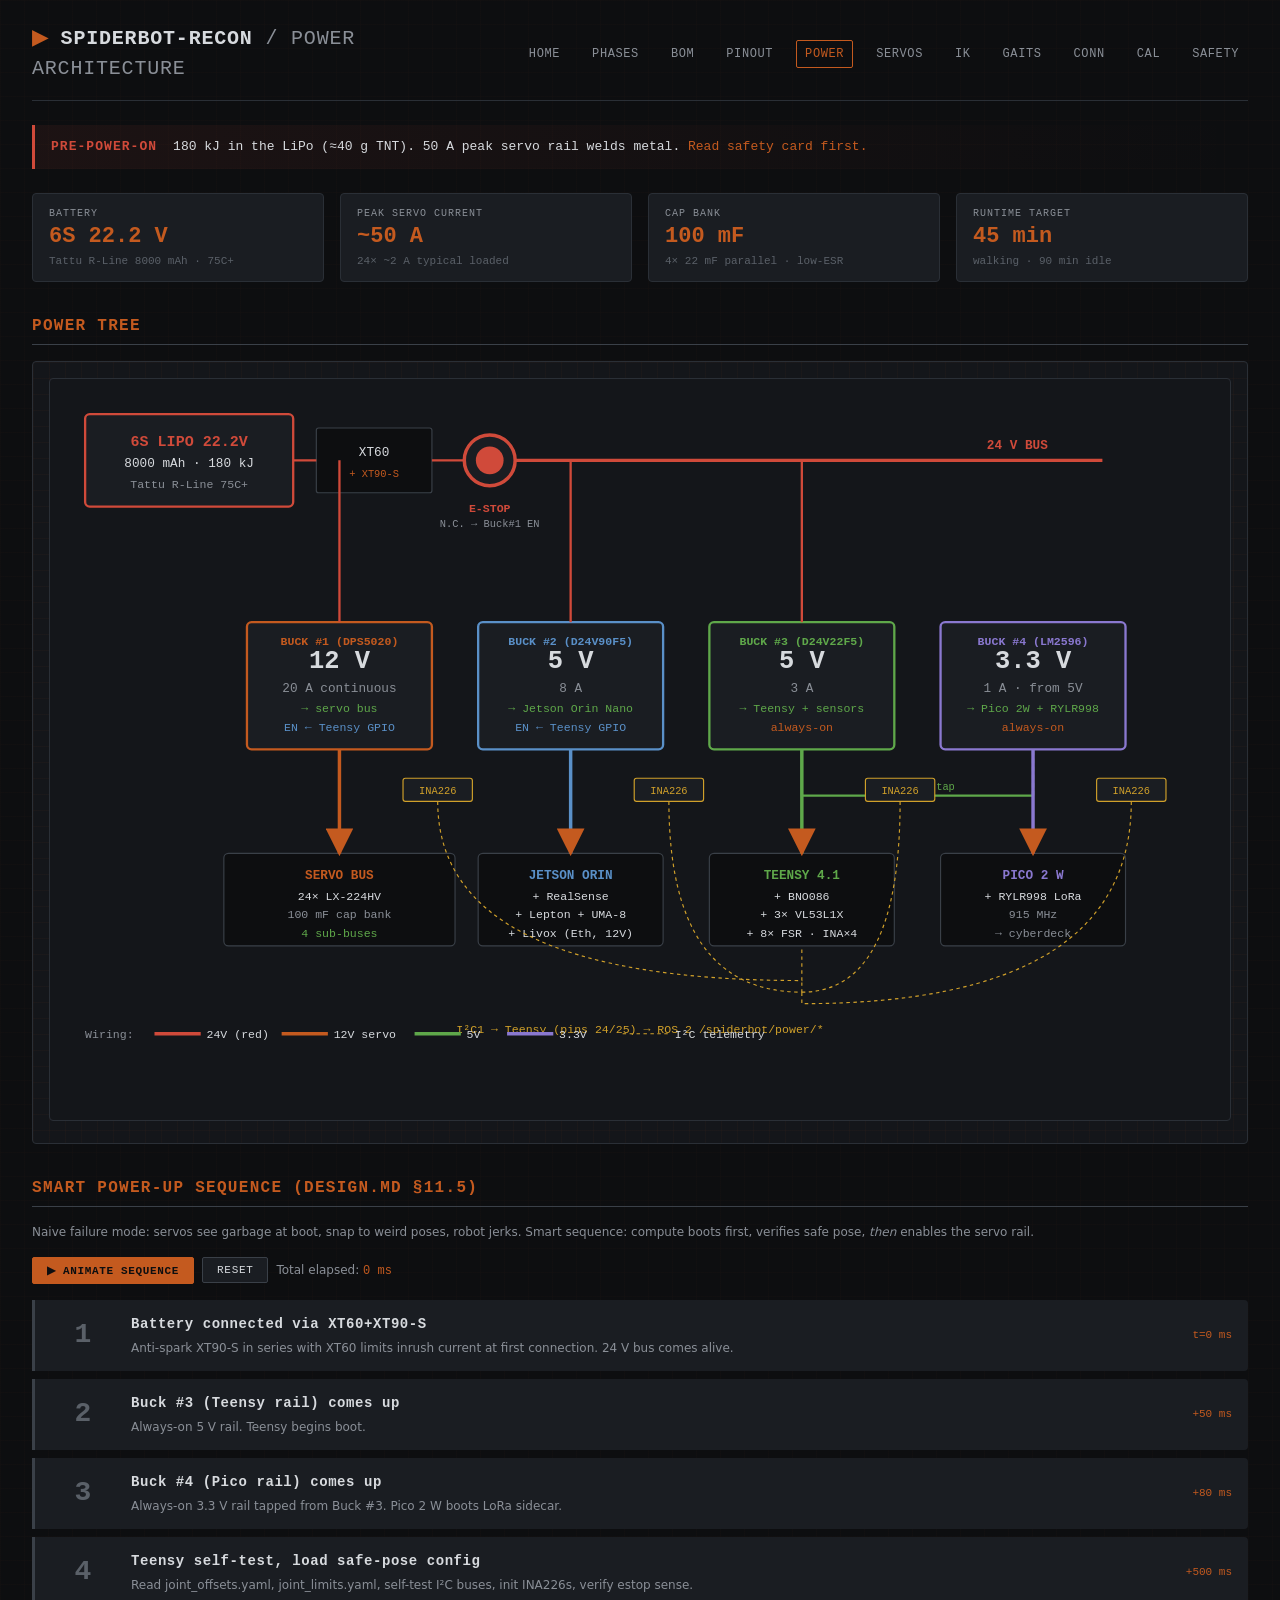
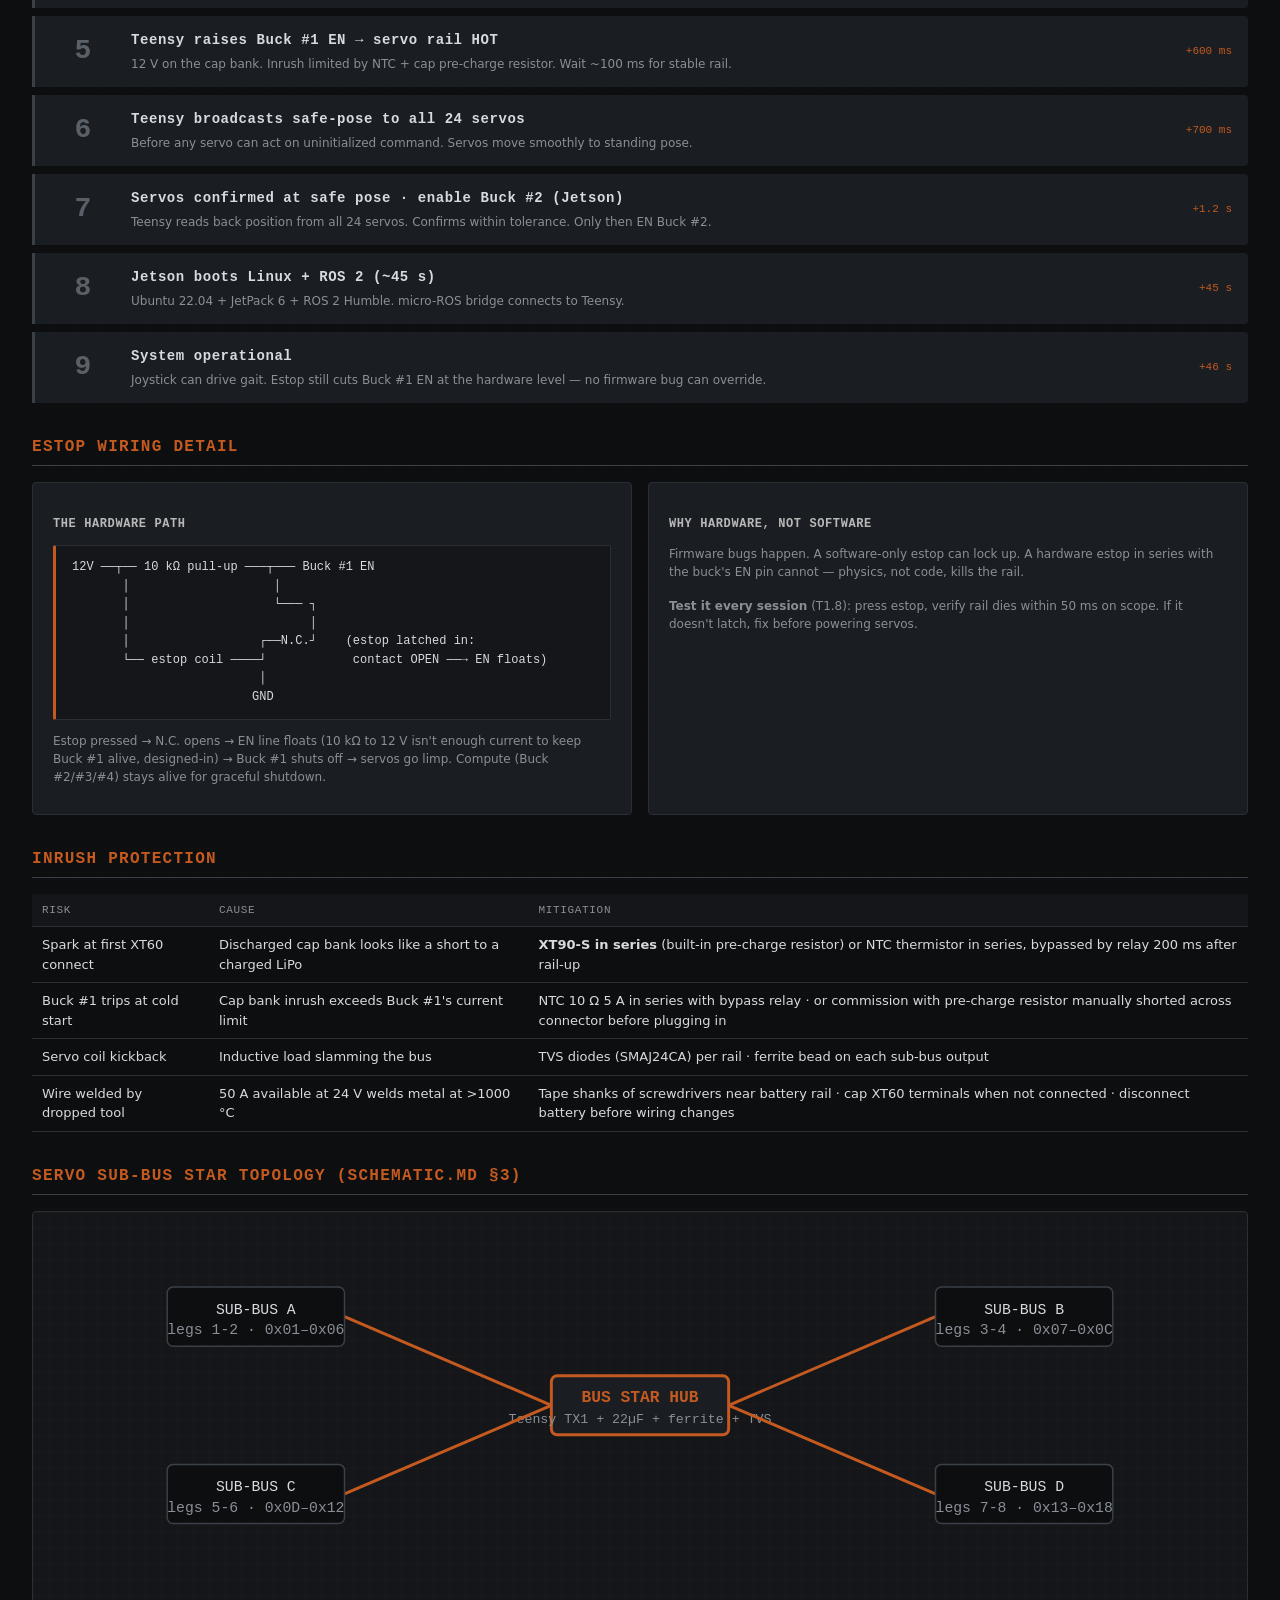
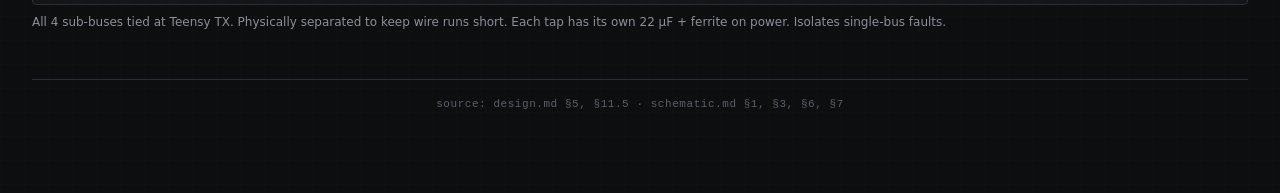
<file: power-architecture.html>
<!doctype html>
<html lang="en">
<head>
<meta charset="utf-8">
<meta name="viewport" content="width=device-width,initial-scale=1">
<title>Power architecture · spiderbot-recon</title>
<link rel="stylesheet" href="styles.css">
<style>
  .pwr-svg { width:100%; height:auto; background:var(--bg-elev); border:1px solid var(--border); border-radius:4px; padding:12px; }

  .sequence-step {
    display: grid;
    grid-template-columns: 64px 1fr auto;
    gap: 16px;
    padding: 14px 16px;
    border-left: 3px solid var(--border-hi);
    background: var(--bg-card);
    margin-bottom: 8px;
    border-radius: 0 4px 4px 0;
    align-items: center;
    transition: all 0.3s;
  }
  .sequence-step.active { border-left-color: var(--amber); background: rgba(196,90,31,0.06); }
  .sequence-step .step-num { font-family: var(--mono); font-size: 28px; font-weight: 700; color: var(--text-dim); text-align: center; }
  .sequence-step.active .step-num { color: var(--amber); }
  .sequence-step h3 { margin: 0; font-family: var(--mono); font-size: 14px; letter-spacing: 0.04em; }
  .sequence-step .desc { color: var(--text-mute); font-size: 12px; margin-top: 4px; }
  .sequence-step .timing { font-family: var(--mono); font-size: 11px; color: var(--amber); white-space: nowrap; }

  .controls { display: flex; gap: 8px; align-items: center; margin: 16px 0; }
</style>
</head>
<body data-ns="power">

<div class="shell">

  <header class="topbar">
    <h1><span class="accent">▶</span> SPIDERBOT-RECON <span class="dim">/ power architecture</span></h1>
    <nav class="nav">
      <a href="index.html">Home</a>
      <a href="phase-dashboard.html">Phases</a>
      <a href="bom-tracker.html">BOM</a>
      <a href="teensy-pinout.html">Pinout</a>
      <a href="power-architecture.html" class="active">Power</a>
      <a href="servo-bus-map.html">Servos</a>
      <a href="ik-calculator.html">IK</a>
      <a href="gait-visualizer.html">Gaits</a>
      <a href="connector-pinouts.html">Conn</a>
      <a href="calibration-checklist.html">Cal</a>
      <a href="safety-card.html">Safety</a>
    </nav>
  </header>

  <div class="banner danger">
    <span class="banner-tag">Pre-power-on</span>
    <span>180 kJ in the LiPo (≈40 g TNT). 50 A peak servo rail welds metal. <a href="safety-card.html">Read safety card first.</a></span>
  </div>

  <!-- Hero stats -->
  <section class="grid grid-4 mt-3">
    <div class="stat">
      <span class="label">Battery</span>
      <span class="value">6S 22.2 V</span>
      <span class="delta">Tattu R-Line 8000 mAh · 75C+</span>
    </div>
    <div class="stat">
      <span class="label">Peak servo current</span>
      <span class="value">~50 A</span>
      <span class="delta">24× ~2 A typical loaded</span>
    </div>
    <div class="stat">
      <span class="label">Cap bank</span>
      <span class="value">100 mF</span>
      <span class="delta">4× 22 mF parallel · low-ESR</span>
    </div>
    <div class="stat">
      <span class="label">Runtime target</span>
      <span class="value">45 min</span>
      <span class="delta">walking · 90 min idle</span>
    </div>
  </section>

  <!-- Power tree SVG -->
  <h2 class="section">Power tree</h2>
  <div class="diagram-frame">
    <svg class="pwr-svg" viewBox="0 0 1000 620" xmlns="http://www.w3.org/2000/svg">
      <defs>
        <marker id="arr" viewBox="0 0 10 10" refX="9" refY="5" markerWidth="8" markerHeight="8" orient="auto">
          <path d="M0,0 L10,5 L0,10 z" fill="#C45A1F"/>
        </marker>
      </defs>

      <!-- Battery -->
      <g>
        <rect x="20" y="20" width="180" height="80" rx="4" fill="#1a1d22" stroke="#d04a3a" stroke-width="2"/>
        <text x="110" y="48" text-anchor="middle" font-family="var(--mono)" font-size="13" fill="#d04a3a" font-weight="700">6S LIPO 22.2V</text>
        <text x="110" y="66" text-anchor="middle" font-family="var(--mono)" font-size="11" fill="#d7dade">8000 mAh · 180 kJ</text>
        <text x="110" y="84" text-anchor="middle" font-family="var(--mono)" font-size="10" fill="#8a8f97">Tattu R-Line 75C+</text>
      </g>

      <!-- XT60 + XT90-S anti-spark -->
      <g>
        <rect x="220" y="32" width="100" height="56" rx="2" fill="#0d0e10" stroke="#3a4048"/>
        <text x="270" y="56" text-anchor="middle" font-family="var(--mono)" font-size="11" fill="#d7dade">XT60</text>
        <text x="270" y="74" text-anchor="middle" font-family="var(--mono)" font-size="9" fill="#C45A1F">+ XT90-S</text>
      </g>
      <line x1="200" y1="60" x2="220" y2="60" stroke="#d04a3a" stroke-width="2"/>

      <!-- Estop -->
      <g>
        <circle cx="370" cy="60" r="22" fill="#1a1d22" stroke="#d04a3a" stroke-width="3"/>
        <circle cx="370" cy="60" r="12" fill="#d04a3a"/>
        <text x="370" y="105" text-anchor="middle" font-family="var(--mono)" font-size="10" fill="#d04a3a" font-weight="600">E-STOP</text>
        <text x="370" y="118" text-anchor="middle" font-family="var(--mono)" font-size="9" fill="#8a8f97">N.C. → Buck#1 EN</text>
      </g>
      <line x1="320" y1="60" x2="348" y2="60" stroke="#d04a3a" stroke-width="2"/>

      <!-- 24V rail bus bar -->
      <line x1="392" y1="60" x2="900" y2="60" stroke="#d04a3a" stroke-width="3"/>
      <text x="800" y="50" font-family="var(--mono)" font-size="11" fill="#d04a3a" font-weight="600">24 V BUS</text>

      <!-- Bucks -->
      <!-- Buck 1: 24→12 V Servo -->
      <g transform="translate(160,200)">
        <rect width="160" height="110" rx="4" fill="#1a1d22" stroke="#C45A1F" stroke-width="2"/>
        <text x="80" y="20" text-anchor="middle" font-family="var(--mono)" font-size="10" fill="#C45A1F" font-weight="600">BUCK #1 (DPS5020)</text>
        <text x="80" y="40" text-anchor="middle" font-family="var(--mono)" font-size="22" fill="#d7dade" font-weight="700">12 V</text>
        <text x="80" y="60" text-anchor="middle" font-family="var(--mono)" font-size="11" fill="#8a8f97">20 A continuous</text>
        <text x="80" y="78" text-anchor="middle" font-family="var(--mono)" font-size="10" fill="#5fa84a">→ servo bus</text>
        <text x="80" y="94" text-anchor="middle" font-family="var(--mono)" font-size="10" fill="#5a90c8">EN ← Teensy GPIO</text>
      </g>
      <line x1="240" y1="60" x2="240" y2="200" stroke="#d04a3a" stroke-width="2"/>

      <!-- Buck 2: 24→5 V Jetson -->
      <g transform="translate(360,200)">
        <rect width="160" height="110" rx="4" fill="#1a1d22" stroke="#5a90c8" stroke-width="2"/>
        <text x="80" y="20" text-anchor="middle" font-family="var(--mono)" font-size="10" fill="#5a90c8" font-weight="600">BUCK #2 (D24V90F5)</text>
        <text x="80" y="40" text-anchor="middle" font-family="var(--mono)" font-size="22" fill="#d7dade" font-weight="700">5 V</text>
        <text x="80" y="60" text-anchor="middle" font-family="var(--mono)" font-size="11" fill="#8a8f97">8 A</text>
        <text x="80" y="78" text-anchor="middle" font-family="var(--mono)" font-size="10" fill="#5fa84a">→ Jetson Orin Nano</text>
        <text x="80" y="94" text-anchor="middle" font-family="var(--mono)" font-size="10" fill="#5a90c8">EN ← Teensy GPIO</text>
      </g>
      <line x1="440" y1="60" x2="440" y2="200" stroke="#d04a3a" stroke-width="2"/>

      <!-- Buck 3: 24→5 V Teensy -->
      <g transform="translate(560,200)">
        <rect width="160" height="110" rx="4" fill="#1a1d22" stroke="#5fa84a" stroke-width="2"/>
        <text x="80" y="20" text-anchor="middle" font-family="var(--mono)" font-size="10" fill="#5fa84a" font-weight="600">BUCK #3 (D24V22F5)</text>
        <text x="80" y="40" text-anchor="middle" font-family="var(--mono)" font-size="22" fill="#d7dade" font-weight="700">5 V</text>
        <text x="80" y="60" text-anchor="middle" font-family="var(--mono)" font-size="11" fill="#8a8f97">3 A</text>
        <text x="80" y="78" text-anchor="middle" font-family="var(--mono)" font-size="10" fill="#5fa84a">→ Teensy + sensors</text>
        <text x="80" y="94" text-anchor="middle" font-family="var(--mono)" font-size="10" fill="#C45A1F">always-on</text>
      </g>
      <line x1="640" y1="60" x2="640" y2="200" stroke="#d04a3a" stroke-width="2"/>

      <!-- Buck 4: 5→3.3 V Pico -->
      <g transform="translate(760,200)">
        <rect width="160" height="110" rx="4" fill="#1a1d22" stroke="#8a78d0" stroke-width="2"/>
        <text x="80" y="20" text-anchor="middle" font-family="var(--mono)" font-size="10" fill="#8a78d0" font-weight="600">BUCK #4 (LM2596)</text>
        <text x="80" y="40" text-anchor="middle" font-family="var(--mono)" font-size="22" fill="#d7dade" font-weight="700">3.3 V</text>
        <text x="80" y="60" text-anchor="middle" font-family="var(--mono)" font-size="11" fill="#8a8f97">1 A · from 5V</text>
        <text x="80" y="78" text-anchor="middle" font-family="var(--mono)" font-size="10" fill="#5fa84a">→ Pico 2W + RYLR998</text>
        <text x="80" y="94" text-anchor="middle" font-family="var(--mono)" font-size="10" fill="#C45A1F">always-on</text>
      </g>
      <line x1="640" y1="310" x2="640" y2="350" stroke="#5fa84a" stroke-width="2"/>
      <line x1="640" y1="350" x2="840" y2="350" stroke="#5fa84a" stroke-width="2"/>
      <line x1="840" y1="350" x2="840" y2="310" stroke="#5fa84a" stroke-width="2" stroke-dasharray="4 3"/>
      <text x="740" y="345" font-family="var(--mono)" font-size="9" fill="#5fa84a">5V tap</text>

      <!-- Loads at bottom -->
      <!-- Servo bus + cap bank -->
      <g transform="translate(140,400)">
        <rect width="200" height="80" rx="4" fill="#0d0e10" stroke="#3a4048"/>
        <text x="100" y="22" text-anchor="middle" font-family="var(--mono)" font-size="11" fill="#C45A1F" font-weight="600">SERVO BUS</text>
        <text x="100" y="40" text-anchor="middle" font-family="var(--mono)" font-size="10" fill="#d7dade">24× LX-224HV</text>
        <text x="100" y="56" text-anchor="middle" font-family="var(--mono)" font-size="10" fill="#8a8f97">100 mF cap bank</text>
        <text x="100" y="72" text-anchor="middle" font-family="var(--mono)" font-size="10" fill="#5fa84a">4 sub-buses</text>
      </g>
      <line x1="240" y1="310" x2="240" y2="400" stroke="#C45A1F" stroke-width="3" marker-end="url(#arr)"/>

      <!-- Jetson -->
      <g transform="translate(360,400)">
        <rect width="160" height="80" rx="4" fill="#0d0e10" stroke="#3a4048"/>
        <text x="80" y="22" text-anchor="middle" font-family="var(--mono)" font-size="11" fill="#5a90c8" font-weight="600">JETSON ORIN</text>
        <text x="80" y="40" text-anchor="middle" font-family="var(--mono)" font-size="10" fill="#d7dade">+ RealSense</text>
        <text x="80" y="56" text-anchor="middle" font-family="var(--mono)" font-size="10" fill="#d7dade">+ Lepton + UMA-8</text>
        <text x="80" y="72" text-anchor="middle" font-family="var(--mono)" font-size="10" fill="#d7dade">+ Livox (Eth, 12V)</text>
      </g>
      <line x1="440" y1="310" x2="440" y2="400" stroke="#5a90c8" stroke-width="3" marker-end="url(#arr)"/>

      <!-- Teensy + sensors -->
      <g transform="translate(560,400)">
        <rect width="160" height="80" rx="4" fill="#0d0e10" stroke="#3a4048"/>
        <text x="80" y="22" text-anchor="middle" font-family="var(--mono)" font-size="11" fill="#5fa84a" font-weight="600">TEENSY 4.1</text>
        <text x="80" y="40" text-anchor="middle" font-family="var(--mono)" font-size="10" fill="#d7dade">+ BNO086</text>
        <text x="80" y="56" text-anchor="middle" font-family="var(--mono)" font-size="10" fill="#d7dade">+ 3× VL53L1X</text>
        <text x="80" y="72" text-anchor="middle" font-family="var(--mono)" font-size="10" fill="#d7dade">+ 8× FSR · INA×4</text>
      </g>
      <line x1="640" y1="310" x2="640" y2="400" stroke="#5fa84a" stroke-width="3" marker-end="url(#arr)"/>

      <!-- Pico LoRa -->
      <g transform="translate(760,400)">
        <rect width="160" height="80" rx="4" fill="#0d0e10" stroke="#3a4048"/>
        <text x="80" y="22" text-anchor="middle" font-family="var(--mono)" font-size="11" fill="#8a78d0" font-weight="600">PICO 2 W</text>
        <text x="80" y="40" text-anchor="middle" font-family="var(--mono)" font-size="10" fill="#d7dade">+ RYLR998 LoRa</text>
        <text x="80" y="56" text-anchor="middle" font-family="var(--mono)" font-size="10" fill="#8a8f97">915 MHz</text>
        <text x="80" y="72" text-anchor="middle" font-family="var(--mono)" font-size="10" fill="#8a8f97">→ cyberdeck</text>
      </g>
      <line x1="840" y1="310" x2="840" y2="400" stroke="#8a78d0" stroke-width="3" marker-end="url(#arr)"/>

      <!-- INA226 telemetry callouts -->
      <g font-family="var(--mono)" font-size="9" fill="#d0a02a">
        <rect x="295" y="335" width="60" height="20" rx="2" fill="#1a1d22" stroke="#d0a02a"/>
        <text x="325" y="349" text-anchor="middle">INA226</text>
        <rect x="495" y="335" width="60" height="20" rx="2" fill="#1a1d22" stroke="#d0a02a"/>
        <text x="525" y="349" text-anchor="middle">INA226</text>
        <rect x="695" y="335" width="60" height="20" rx="2" fill="#1a1d22" stroke="#d0a02a"/>
        <text x="725" y="349" text-anchor="middle">INA226</text>
        <rect x="895" y="335" width="60" height="20" rx="2" fill="#1a1d22" stroke="#d0a02a"/>
        <text x="925" y="349" text-anchor="middle">INA226</text>
      </g>

      <!-- I2C bus back to Teensy -->
      <g stroke="#d0a02a" stroke-dasharray="3 3" stroke-width="1" fill="none">
        <path d="M 325 355 Q 325 510 640 510 L 640 480"/>
        <path d="M 525 355 Q 525 520 640 520 L 640 510"/>
        <path d="M 725 355 Q 725 520 640 520"/>
        <path d="M 925 355 Q 925 530 640 530 L 640 520"/>
      </g>
      <text x="500" y="555" font-family="var(--mono)" font-size="10" fill="#d0a02a" text-anchor="middle">I²C1 → Teensy (pins 24/25) → ROS 2 /spiderbot/power/*</text>

      <!-- Legend -->
      <g transform="translate(20,560)" font-family="var(--mono)" font-size="10">
        <text x="0" y="0" fill="#8a8f97">Wiring:</text>
        <line x1="60" y1="-4" x2="100" y2="-4" stroke="#d04a3a" stroke-width="3"/>
        <text x="105" y="0" fill="#d7dade">24V (red)</text>
        <line x1="170" y1="-4" x2="210" y2="-4" stroke="#C45A1F" stroke-width="3"/>
        <text x="215" y="0" fill="#d7dade">12V servo</text>
        <line x1="285" y1="-4" x2="325" y2="-4" stroke="#5fa84a" stroke-width="3"/>
        <text x="330" y="0" fill="#d7dade">5V</text>
        <line x1="365" y1="-4" x2="405" y2="-4" stroke="#8a78d0" stroke-width="3"/>
        <text x="410" y="0" fill="#d7dade">3.3V</text>
        <line x1="465" y1="-4" x2="505" y2="-4" stroke="#d0a02a" stroke-width="1" stroke-dasharray="3 3"/>
        <text x="510" y="0" fill="#d7dade">I²C telemetry</text>
      </g>
    </svg>
  </div>

  <!-- Power-up sequence -->
  <h2 class="section">Smart power-up sequence (design.md §11.5)</h2>
  <p class="text-mute small">Naive failure mode: servos see garbage at boot, snap to weird poses, robot jerks. Smart sequence: compute boots first, verifies safe pose, <em>then</em> enables the servo rail.</p>

  <div class="controls">
    <button id="play-seq" class="primary">▶ Animate sequence</button>
    <button id="reset-seq">Reset</button>
    <span class="text-mute small">Total elapsed: <span id="elapsed-time" class="mono text-amber">0 ms</span></span>
  </div>

  <div id="sequence">
    <div class="sequence-step" data-step="1" data-t="0">
      <div class="step-num">1</div>
      <div><h3>Battery connected via XT60+XT90-S</h3><div class="desc">Anti-spark XT90-S in series with XT60 limits inrush current at first connection. 24 V bus comes alive.</div></div>
      <div class="timing">t=0 ms</div>
    </div>
    <div class="sequence-step" data-step="2" data-t="50">
      <div class="step-num">2</div>
      <div><h3>Buck #3 (Teensy rail) comes up</h3><div class="desc">Always-on 5 V rail. Teensy begins boot.</div></div>
      <div class="timing">+50 ms</div>
    </div>
    <div class="sequence-step" data-step="3" data-t="80">
      <div class="step-num">3</div>
      <div><h3>Buck #4 (Pico rail) comes up</h3><div class="desc">Always-on 3.3 V rail tapped from Buck #3. Pico 2 W boots LoRa sidecar.</div></div>
      <div class="timing">+80 ms</div>
    </div>
    <div class="sequence-step" data-step="4" data-t="500">
      <div class="step-num">4</div>
      <div><h3>Teensy self-test, load safe-pose config</h3><div class="desc">Read joint_offsets.yaml, joint_limits.yaml, self-test I²C buses, init INA226s, verify estop sense.</div></div>
      <div class="timing">+500 ms</div>
    </div>
    <div class="sequence-step" data-step="5" data-t="600">
      <div class="step-num">5</div>
      <div><h3>Teensy raises Buck #1 EN → servo rail HOT</h3><div class="desc">12 V on the cap bank. Inrush limited by NTC + cap pre-charge resistor. Wait ~100 ms for stable rail.</div></div>
      <div class="timing">+600 ms</div>
    </div>
    <div class="sequence-step" data-step="6" data-t="700">
      <div class="step-num">6</div>
      <div><h3>Teensy broadcasts safe-pose to all 24 servos</h3><div class="desc">Before any servo can act on uninitialized command. Servos move smoothly to standing pose.</div></div>
      <div class="timing">+700 ms</div>
    </div>
    <div class="sequence-step" data-step="7" data-t="1200">
      <div class="step-num">7</div>
      <div><h3>Servos confirmed at safe pose · enable Buck #2 (Jetson)</h3><div class="desc">Teensy reads back position from all 24 servos. Confirms within tolerance. Only then EN Buck #2.</div></div>
      <div class="timing">+1.2 s</div>
    </div>
    <div class="sequence-step" data-step="8" data-t="45000">
      <div class="step-num">8</div>
      <div><h3>Jetson boots Linux + ROS 2 (~45 s)</h3><div class="desc">Ubuntu 22.04 + JetPack 6 + ROS 2 Humble. micro-ROS bridge connects to Teensy.</div></div>
      <div class="timing">+45 s</div>
    </div>
    <div class="sequence-step" data-step="9" data-t="46000">
      <div class="step-num">9</div>
      <div><h3>System operational</h3><div class="desc">Joystick can drive gait. Estop still cuts Buck #1 EN at the hardware level — no firmware bug can override.</div></div>
      <div class="timing">+46 s</div>
    </div>
  </div>

  <!-- Estop wiring -->
  <h2 class="section">Estop wiring detail</h2>
  <div class="grid grid-2">
    <div class="card">
      <h3>The hardware path</h3>
      <pre class="block">12V ──┬── 10 kΩ pull-up ───┬─── Buck #1 EN
       │                    │
       │                    └─── ┐
       │                         │
       │                  ┌──N.C.┘    (estop latched in:
       └── estop coil ────┘            contact OPEN ──→ EN floats)
                          │
                         GND</pre>
      <p class="text-mute small">Estop pressed → N.C. opens → EN line floats (10 kΩ to 12 V isn't enough current to keep Buck #1 alive, designed-in) → Buck #1 shuts off → servos go limp. Compute (Buck #2/#3/#4) stays alive for graceful shutdown.</p>
    </div>
    <div class="card">
      <h3>Why hardware, not software</h3>
      <p class="text-mute small">Firmware bugs happen. A software-only estop can lock up. A hardware estop in series with the buck's EN pin cannot — physics, not code, kills the rail.</p>
      <p class="text-mute small mt-2"><strong>Test it every session</strong> (T1.8): press estop, verify rail dies within 50 ms on scope. If it doesn't latch, fix before powering servos.</p>
    </div>
  </div>

  <!-- Inrush protection -->
  <h2 class="section">Inrush protection</h2>
  <table class="data">
    <thead><tr><th>Risk</th><th>Cause</th><th>Mitigation</th></tr></thead>
    <tbody>
      <tr><td>Spark at first XT60 connect</td><td>Discharged cap bank looks like a short to a charged LiPo</td><td><strong>XT90-S in series</strong> (built-in pre-charge resistor) or NTC thermistor in series, bypassed by relay 200 ms after rail-up</td></tr>
      <tr><td>Buck #1 trips at cold start</td><td>Cap bank inrush exceeds Buck #1's current limit</td><td>NTC 10 Ω 5 A in series with bypass relay · or commission with pre-charge resistor manually shorted across connector before plugging in</td></tr>
      <tr><td>Servo coil kickback</td><td>Inductive load slamming the bus</td><td>TVS diodes (SMAJ24CA) per rail · ferrite bead on each sub-bus output</td></tr>
      <tr><td>Wire welded by dropped tool</td><td>50 A available at 24 V welds metal at >1000 °C</td><td>Tape shanks of screwdrivers near battery rail · cap XT60 terminals when not connected · disconnect battery before wiring changes</td></tr>
    </tbody>
  </table>

  <!-- Sub-bus topology -->
  <h2 class="section">Servo sub-bus star topology (schematic.md §3)</h2>
  <div class="diagram-frame">
    <svg viewBox="0 0 800 240" style="width:100%" xmlns="http://www.w3.org/2000/svg">
      <!-- Hub -->
      <rect x="340" y="100" width="120" height="40" rx="4" fill="#1a1d22" stroke="#C45A1F" stroke-width="2"/>
      <text x="400" y="118" text-anchor="middle" font-family="var(--mono)" font-size="11" fill="#C45A1F" font-weight="600">BUS STAR HUB</text>
      <text x="400" y="132" text-anchor="middle" font-family="var(--mono)" font-size="9" fill="#8a8f97">Teensy TX1 + 22µF + ferrite + TVS</text>

      <!-- 4 sub-buses -->
      <g font-family="var(--mono)" font-size="10">
        <line x1="340" y1="120" x2="200" y2="60" stroke="#C45A1F" stroke-width="2"/>
        <rect x="80" y="40" width="120" height="40" rx="4" fill="#0d0e10" stroke="#3a4048"/>
        <text x="140" y="58" text-anchor="middle" fill="#d7dade">SUB-BUS A</text>
        <text x="140" y="72" text-anchor="middle" fill="#8a8f97">legs 1-2 · 0x01–0x06</text>

        <line x1="460" y1="120" x2="600" y2="60" stroke="#C45A1F" stroke-width="2"/>
        <rect x="600" y="40" width="120" height="40" rx="4" fill="#0d0e10" stroke="#3a4048"/>
        <text x="660" y="58" text-anchor="middle" fill="#d7dade">SUB-BUS B</text>
        <text x="660" y="72" text-anchor="middle" fill="#8a8f97">legs 3-4 · 0x07–0x0C</text>

        <line x1="340" y1="120" x2="200" y2="180" stroke="#C45A1F" stroke-width="2"/>
        <rect x="80" y="160" width="120" height="40" rx="4" fill="#0d0e10" stroke="#3a4048"/>
        <text x="140" y="178" text-anchor="middle" fill="#d7dade">SUB-BUS C</text>
        <text x="140" y="192" text-anchor="middle" fill="#8a8f97">legs 5-6 · 0x0D–0x12</text>

        <line x1="460" y1="120" x2="600" y2="180" stroke="#C45A1F" stroke-width="2"/>
        <rect x="600" y="160" width="120" height="40" rx="4" fill="#0d0e10" stroke="#3a4048"/>
        <text x="660" y="178" text-anchor="middle" fill="#d7dade">SUB-BUS D</text>
        <text x="660" y="192" text-anchor="middle" fill="#8a8f97">legs 7-8 · 0x13–0x18</text>
      </g>
    </svg>
  </div>
  <p class="text-mute small mt-1">All 4 sub-buses tied at Teensy TX. Physically separated to keep wire runs short. Each tap has its own 22 µF + ferrite on power. Isolates single-bus faults.</p>

  <footer class="footer">source: design.md §5, §11.5 · schematic.md §1, §3, §6, §7</footer>
</div>

<script src="shared.js"></script>
<script>
const steps = document.querySelectorAll(".sequence-step");
const playBtn = document.getElementById("play-seq");
const resetBtn = document.getElementById("reset-seq");
const elapsedEl = document.getElementById("elapsed-time");
let timer = null;

function reset() {
  steps.forEach(s => s.classList.remove("active"));
  elapsedEl.textContent = "0 ms";
  if (timer) { clearTimeout(timer); timer = null; }
}

function animate() {
  reset();
  let idx = 0;
  const order = Array.from(steps);
  function next() {
    if (idx >= order.length) return;
    const s = order[idx];
    const t = parseInt(s.dataset.t, 10);
    s.classList.add("active");
    elapsedEl.textContent = t >= 1000 ? `${(t/1000).toFixed(1)} s` : `${t} ms`;
    idx++;
    // Real wall-clock too jittery for full 45 s play — scale to 8 s total animation
    const SCALE = 8000 / 46000;
    const nextT = idx < order.length ? parseInt(order[idx].dataset.t, 10) : t;
    const delay = Math.max(120, (nextT - t) * SCALE);
    timer = setTimeout(next, delay);
  }
  next();
}

playBtn.addEventListener("click", animate);
resetBtn.addEventListener("click", reset);
</script>
</body>
</html>
</file>
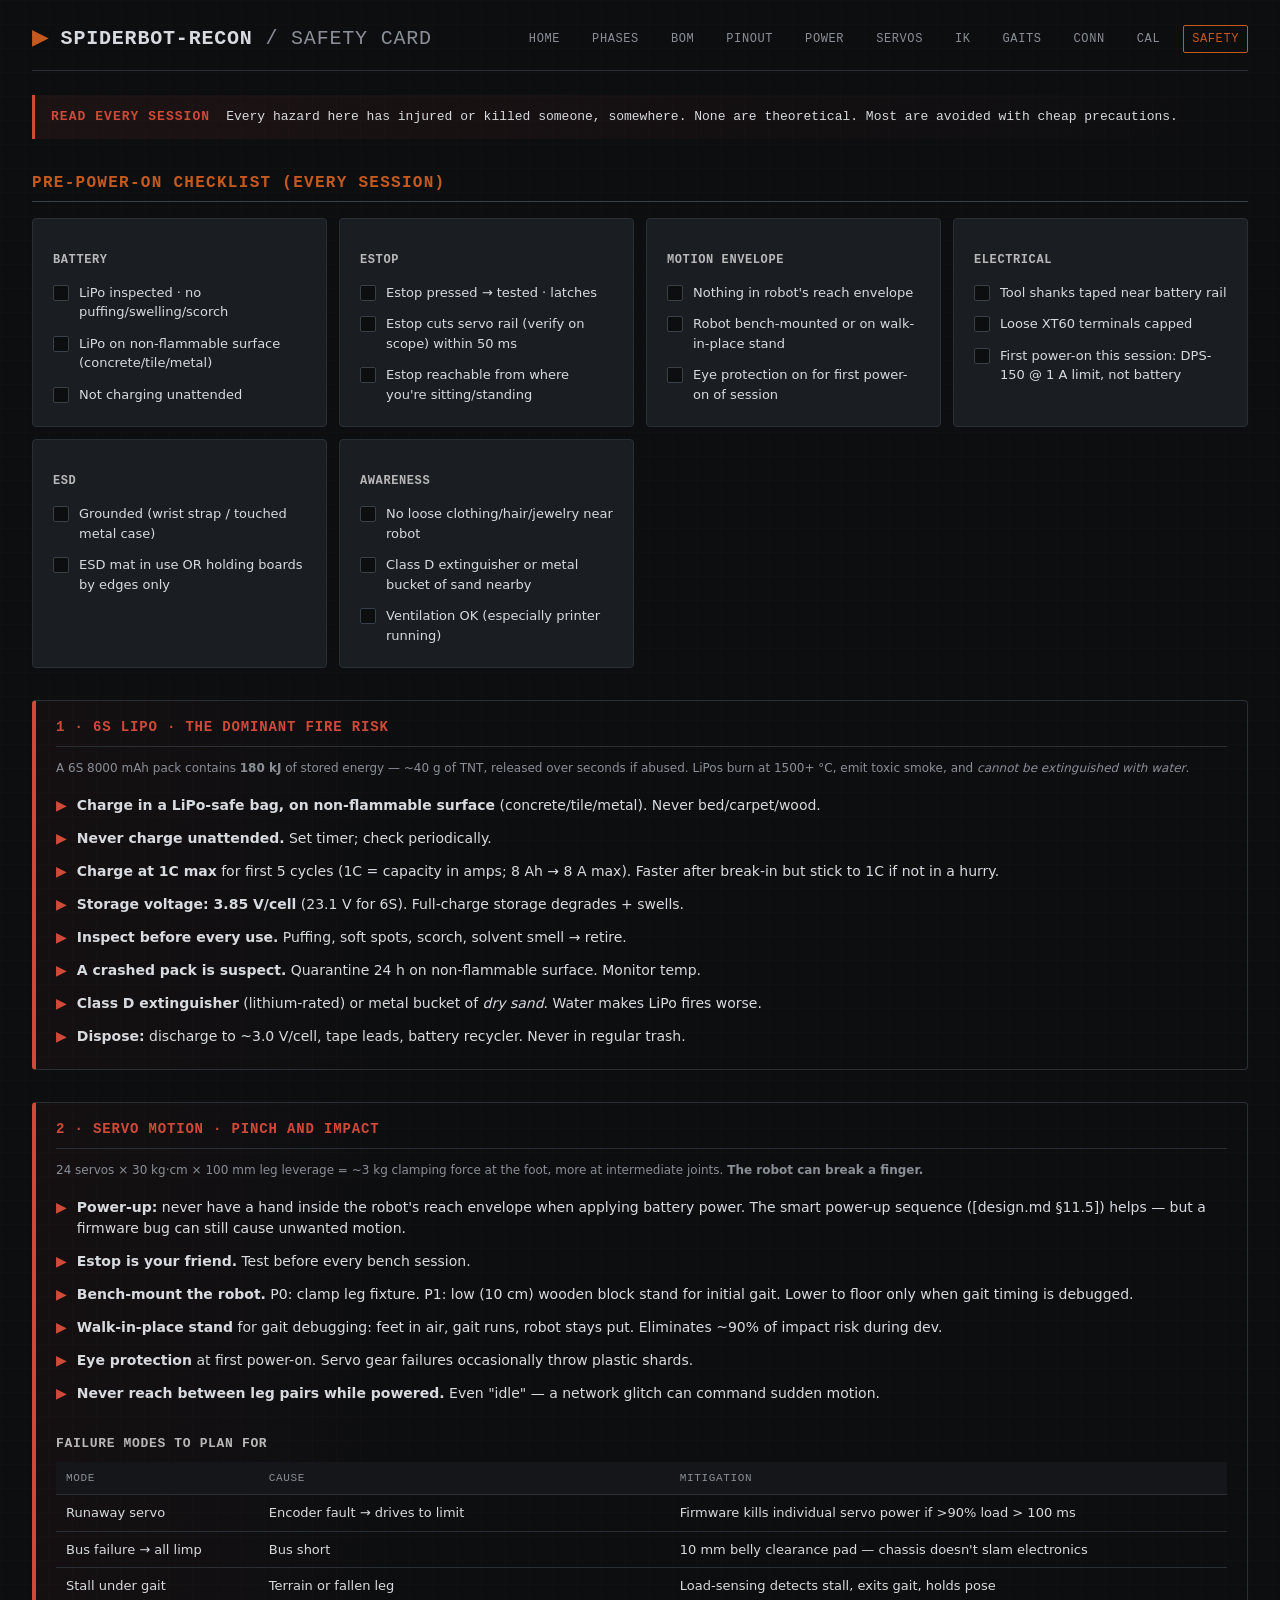
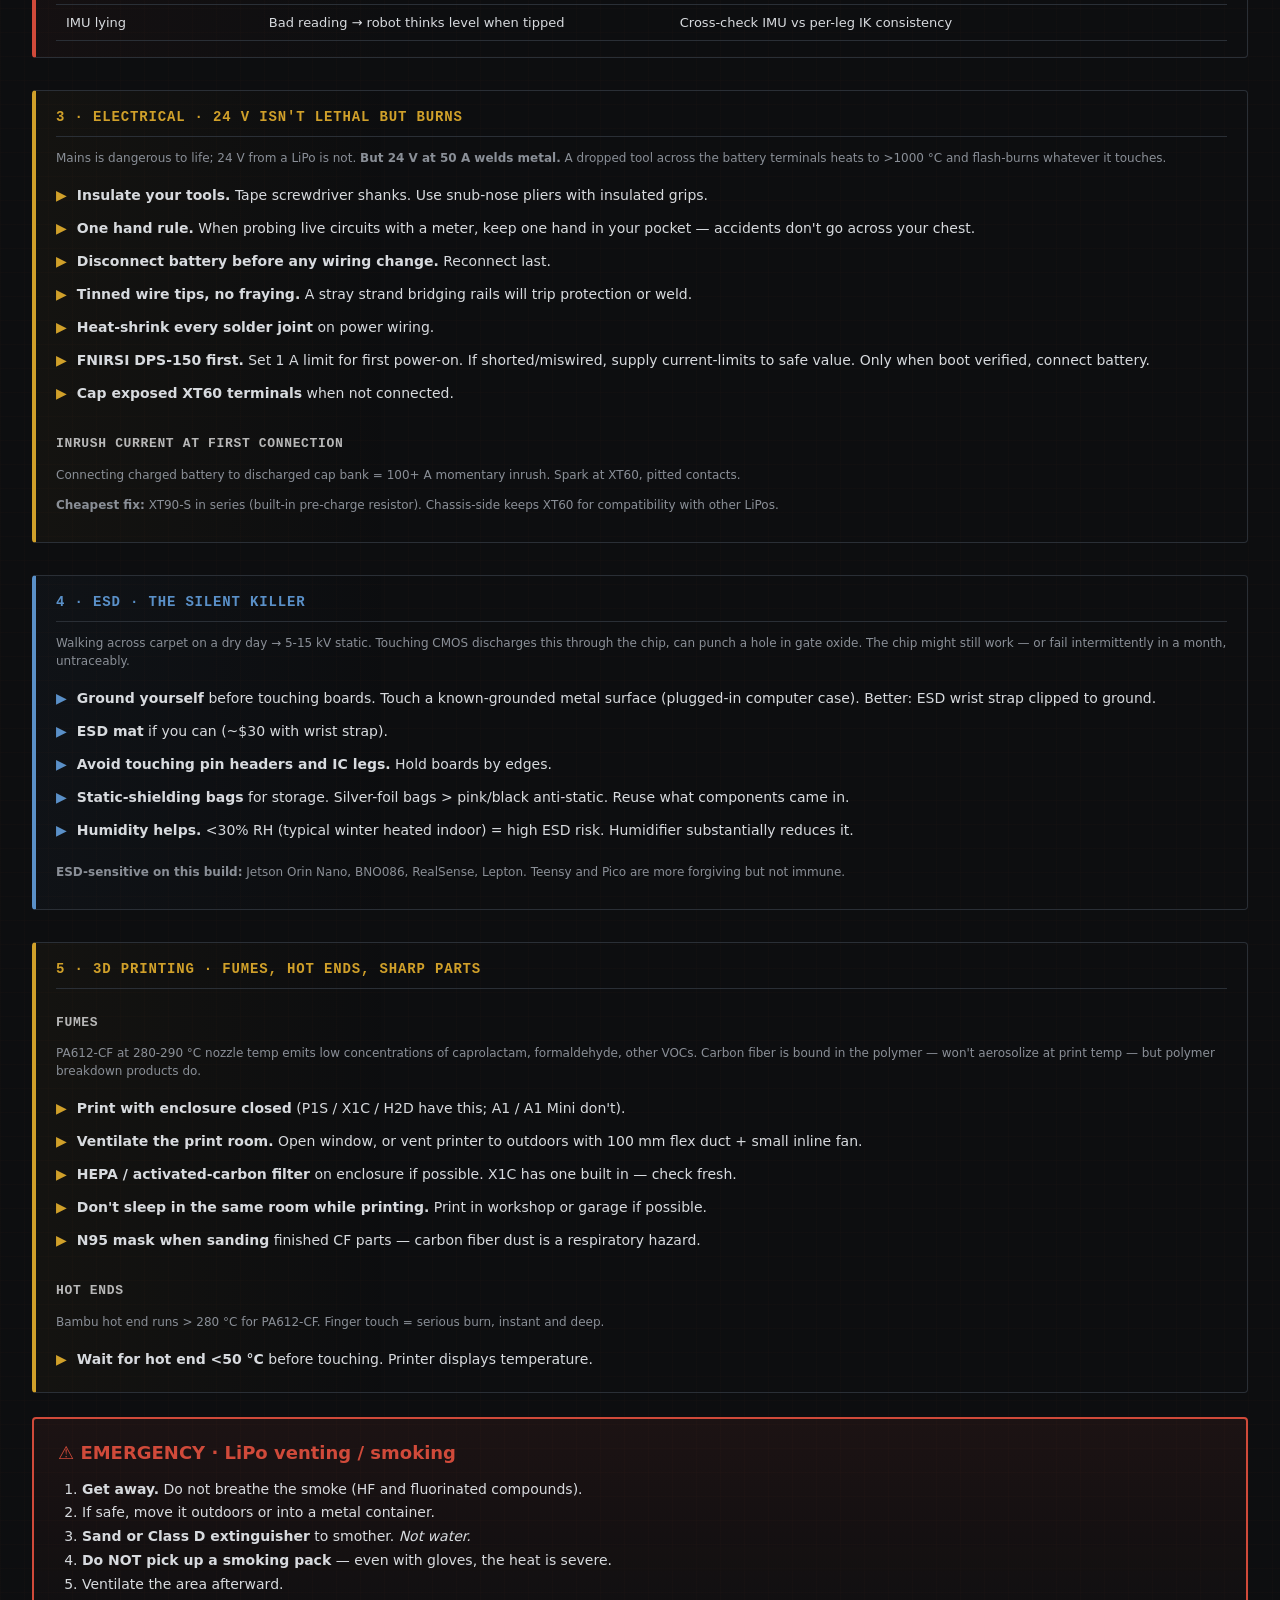
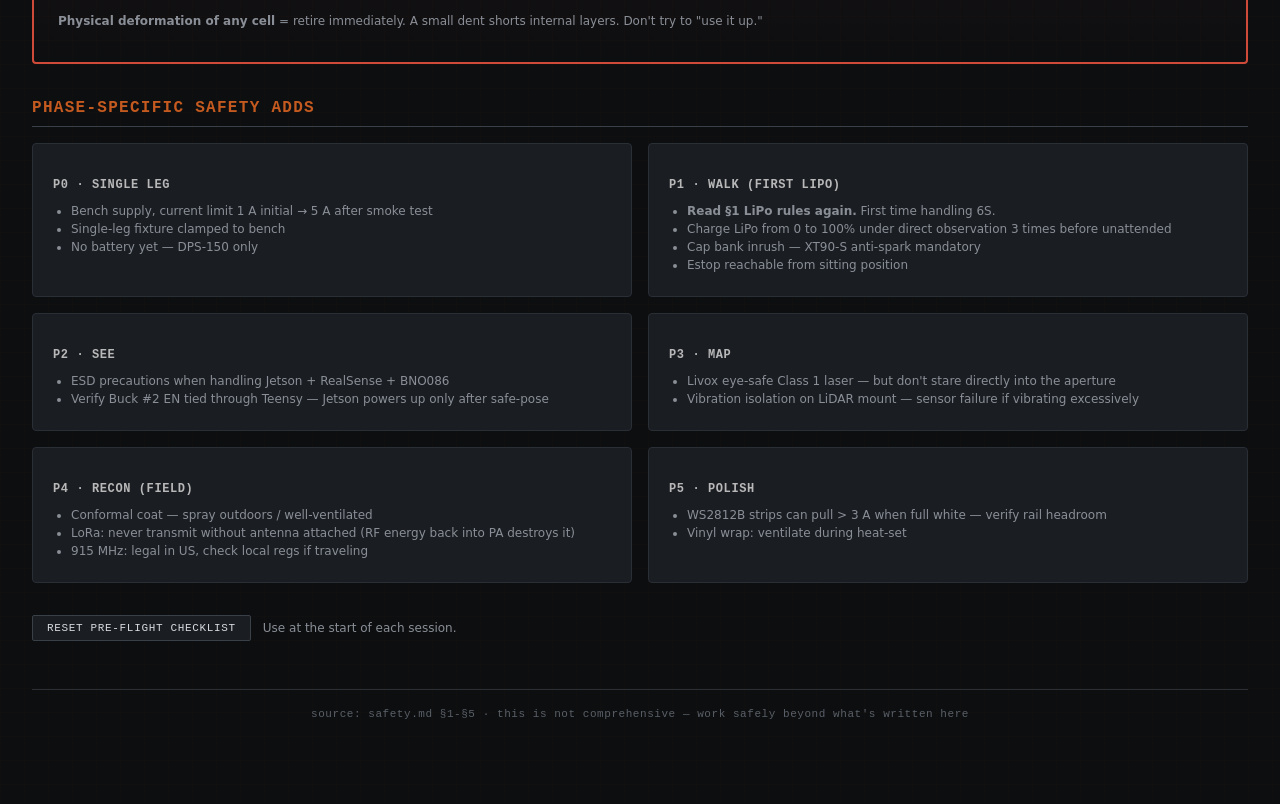
<file: safety-card.html>
<!doctype html>
<html lang="en">
<head>
<meta charset="utf-8">
<meta name="viewport" content="width=device-width,initial-scale=1">
<title>Safety card · spiderbot-recon</title>
<link rel="stylesheet" href="styles.css">
<style>
  .hazard-card {
    border-left: 4px solid var(--danger);
    background: linear-gradient(90deg, rgba(208,74,58,0.04), transparent 30%);
  }
  .hazard-card.warn  { border-left-color: var(--warn);  background: linear-gradient(90deg, rgba(208,160,42,0.04), transparent 30%); }
  .hazard-card.info  { border-left-color: var(--info);  background: linear-gradient(90deg, rgba(90,144,200,0.04), transparent 30%); }

  .hazard-card h2 { color: var(--danger); }
  .hazard-card.warn h2 { color: var(--warn); }
  .hazard-card.info h2 { color: var(--info); }

  .rule { display: flex; gap: 10px; padding: 6px 0; }
  .rule .marker { color: var(--danger); font-weight: 700; flex-shrink: 0; }
  .rule.warn  .marker { color: var(--warn); }
  .rule.info  .marker { color: var(--info); }

  .preflight-grid { display: grid; grid-template-columns: repeat(auto-fit, minmax(280px, 1fr)); gap: 12px; }

  .emergency-panel {
    background: linear-gradient(180deg, rgba(208,74,58,0.08), transparent);
    border: 2px solid var(--danger);
    border-radius: 4px;
    padding: 20px 24px;
    margin: 24px 0;
  }
  .emergency-panel h2 { color: var(--danger); border: none; padding: 0; margin: 0 0 12px; font-size: 18px; }
</style>
</head>
<body data-ns="safety">

<div class="shell">

  <header class="topbar">
    <h1><span class="accent">▶</span> SPIDERBOT-RECON <span class="dim">/ safety card</span></h1>
    <nav class="nav">
      <a href="index.html">Home</a>
      <a href="phase-dashboard.html">Phases</a>
      <a href="bom-tracker.html">BOM</a>
      <a href="teensy-pinout.html">Pinout</a>
      <a href="power-architecture.html">Power</a>
      <a href="servo-bus-map.html">Servos</a>
      <a href="ik-calculator.html">IK</a>
      <a href="gait-visualizer.html">Gaits</a>
      <a href="connector-pinouts.html">Conn</a>
      <a href="calibration-checklist.html">Cal</a>
      <a href="safety-card.html" class="active">Safety</a>
    </nav>
  </header>

  <div class="banner danger">
    <span class="banner-tag">Read every session</span>
    <span>Every hazard here has injured or killed someone, somewhere. None are theoretical. Most are avoided with cheap precautions.</span>
  </div>

  <!-- Pre-power-on checklist -->
  <h2 class="section">Pre-power-on checklist (every session)</h2>
  <div class="preflight-grid">
    <div class="card">
      <h3>Battery</h3>
      <label class="check"><input type="checkbox" data-persist id="pf-lipo-inspect"><span class="check-label">LiPo inspected · no puffing/swelling/scorch</span></label>
      <label class="check"><input type="checkbox" data-persist id="pf-lipo-bag"><span class="check-label">LiPo on non-flammable surface (concrete/tile/metal)</span></label>
      <label class="check"><input type="checkbox" data-persist id="pf-lipo-charge"><span class="check-label">Not charging unattended</span></label>
    </div>
    <div class="card">
      <h3>Estop</h3>
      <label class="check"><input type="checkbox" data-persist id="pf-estop-test"><span class="check-label">Estop pressed → tested · latches</span></label>
      <label class="check"><input type="checkbox" data-persist id="pf-estop-cuts"><span class="check-label">Estop cuts servo rail (verify on scope) within 50 ms</span></label>
      <label class="check"><input type="checkbox" data-persist id="pf-estop-reach"><span class="check-label">Estop reachable from where you're sitting/standing</span></label>
    </div>
    <div class="card">
      <h3>Motion envelope</h3>
      <label class="check"><input type="checkbox" data-persist id="pf-clear"><span class="check-label">Nothing in robot's reach envelope</span></label>
      <label class="check"><input type="checkbox" data-persist id="pf-mount"><span class="check-label">Robot bench-mounted or on walk-in-place stand</span></label>
      <label class="check"><input type="checkbox" data-persist id="pf-eye"><span class="check-label">Eye protection on for first power-on of session</span></label>
    </div>
    <div class="card">
      <h3>Electrical</h3>
      <label class="check"><input type="checkbox" data-persist id="pf-tools"><span class="check-label">Tool shanks taped near battery rail</span></label>
      <label class="check"><input type="checkbox" data-persist id="pf-xt60"><span class="check-label">Loose XT60 terminals capped</span></label>
      <label class="check"><input type="checkbox" data-persist id="pf-dps"><span class="check-label">First power-on this session: DPS-150 @ 1 A limit, not battery</span></label>
    </div>
    <div class="card">
      <h3>ESD</h3>
      <label class="check"><input type="checkbox" data-persist id="pf-esd-ground"><span class="check-label">Grounded (wrist strap / touched metal case)</span></label>
      <label class="check"><input type="checkbox" data-persist id="pf-esd-mat"><span class="check-label">ESD mat in use OR holding boards by edges only</span></label>
    </div>
    <div class="card">
      <h3>Awareness</h3>
      <label class="check"><input type="checkbox" data-persist id="pf-clothing"><span class="check-label">No loose clothing/hair/jewelry near robot</span></label>
      <label class="check"><input type="checkbox" data-persist id="pf-extinguisher"><span class="check-label">Class D extinguisher or metal bucket of sand nearby</span></label>
      <label class="check"><input type="checkbox" data-persist id="pf-ventilation"><span class="check-label">Ventilation OK (especially printer running)</span></label>
    </div>
  </div>

  <!-- ============================================ 6S LIPO -->
  <section class="card hazard-card mt-4">
    <h2>1 · 6S LiPo · the dominant fire risk</h2>
    <p class="text-mute small">A 6S 8000 mAh pack contains <strong>180 kJ</strong> of stored energy — ~40 g of TNT, released over seconds if abused. LiPos burn at 1500+ °C, emit toxic smoke, and <em>cannot be extinguished with water</em>.</p>

    <div class="rule"><span class="marker">▶</span><div><strong>Charge in a LiPo-safe bag, on non-flammable surface</strong> (concrete/tile/metal). Never bed/carpet/wood.</div></div>
    <div class="rule"><span class="marker">▶</span><div><strong>Never charge unattended.</strong> Set timer; check periodically.</div></div>
    <div class="rule"><span class="marker">▶</span><div><strong>Charge at 1C max</strong> for first 5 cycles (1C = capacity in amps; 8 Ah → 8 A max). Faster after break-in but stick to 1C if not in a hurry.</div></div>
    <div class="rule"><span class="marker">▶</span><div><strong>Storage voltage: 3.85 V/cell</strong> (23.1 V for 6S). Full-charge storage degrades + swells.</div></div>
    <div class="rule"><span class="marker">▶</span><div><strong>Inspect before every use.</strong> Puffing, soft spots, scorch, solvent smell → retire.</div></div>
    <div class="rule"><span class="marker">▶</span><div><strong>A crashed pack is suspect.</strong> Quarantine 24 h on non-flammable surface. Monitor temp.</div></div>
    <div class="rule"><span class="marker">▶</span><div><strong>Class D extinguisher</strong> (lithium-rated) or metal bucket of <em>dry sand</em>. Water makes LiPo fires worse.</div></div>
    <div class="rule"><span class="marker">▶</span><div><strong>Dispose:</strong> discharge to ~3.0 V/cell, tape leads, battery recycler. Never in regular trash.</div></div>
  </section>

  <!-- ============================================ Servo motion -->
  <section class="card hazard-card mt-4">
    <h2>2 · Servo motion · pinch and impact</h2>
    <p class="text-mute small">24 servos × 30 kg·cm × 100 mm leg leverage = ~3 kg clamping force at the foot, more at intermediate joints. <strong>The robot can break a finger.</strong></p>

    <div class="rule"><span class="marker">▶</span><div><strong>Power-up:</strong> never have a hand inside the robot's reach envelope when applying battery power. The smart power-up sequence ([design.md §11.5]) helps — but a firmware bug can still cause unwanted motion.</div></div>
    <div class="rule"><span class="marker">▶</span><div><strong>Estop is your friend.</strong> Test before every bench session.</div></div>
    <div class="rule"><span class="marker">▶</span><div><strong>Bench-mount the robot.</strong> P0: clamp leg fixture. P1: low (10 cm) wooden block stand for initial gait. Lower to floor only when gait timing is debugged.</div></div>
    <div class="rule"><span class="marker">▶</span><div><strong>Walk-in-place stand</strong> for gait debugging: feet in air, gait runs, robot stays put. Eliminates ~90% of impact risk during dev.</div></div>
    <div class="rule"><span class="marker">▶</span><div><strong>Eye protection</strong> at first power-on. Servo gear failures occasionally throw plastic shards.</div></div>
    <div class="rule"><span class="marker">▶</span><div><strong>Never reach between leg pairs while powered.</strong> Even "idle" — a network glitch can command sudden motion.</div></div>

    <h3 class="section">Failure modes to plan for</h3>
    <table class="data">
      <thead><tr><th>Mode</th><th>Cause</th><th>Mitigation</th></tr></thead>
      <tbody>
        <tr><td>Runaway servo</td><td>Encoder fault → drives to limit</td><td>Firmware kills individual servo power if &gt;90% load &gt; 100 ms</td></tr>
        <tr><td>Bus failure → all limp</td><td>Bus short</td><td>10 mm belly clearance pad — chassis doesn't slam electronics</td></tr>
        <tr><td>Stall under gait</td><td>Terrain or fallen leg</td><td>Load-sensing detects stall, exits gait, holds pose</td></tr>
        <tr><td>IMU lying</td><td>Bad reading → robot thinks level when tipped</td><td>Cross-check IMU vs per-leg IK consistency</td></tr>
      </tbody>
    </table>
  </section>

  <!-- ============================================ 24V electrical -->
  <section class="card hazard-card warn mt-4">
    <h2>3 · Electrical · 24 V isn't lethal but burns</h2>
    <p class="text-mute small">Mains is dangerous to life; 24 V from a LiPo is not. <strong>But 24 V at 50 A welds metal.</strong> A dropped tool across the battery terminals heats to &gt;1000 °C and flash-burns whatever it touches.</p>

    <div class="rule warn"><span class="marker">▶</span><div><strong>Insulate your tools.</strong> Tape screwdriver shanks. Use snub-nose pliers with insulated grips.</div></div>
    <div class="rule warn"><span class="marker">▶</span><div><strong>One hand rule.</strong> When probing live circuits with a meter, keep one hand in your pocket — accidents don't go across your chest.</div></div>
    <div class="rule warn"><span class="marker">▶</span><div><strong>Disconnect battery before any wiring change.</strong> Reconnect last.</div></div>
    <div class="rule warn"><span class="marker">▶</span><div><strong>Tinned wire tips, no fraying.</strong> A stray strand bridging rails will trip protection or weld.</div></div>
    <div class="rule warn"><span class="marker">▶</span><div><strong>Heat-shrink every solder joint</strong> on power wiring.</div></div>
    <div class="rule warn"><span class="marker">▶</span><div><strong>FNIRSI DPS-150 first.</strong> Set 1 A limit for first power-on. If shorted/miswired, supply current-limits to safe value. Only when boot verified, connect battery.</div></div>
    <div class="rule warn"><span class="marker">▶</span><div><strong>Cap exposed XT60 terminals</strong> when not connected.</div></div>

    <h3 class="section">Inrush current at first connection</h3>
    <p class="text-mute small">Connecting charged battery to discharged cap bank = 100+ A momentary inrush. Spark at XT60, pitted contacts.</p>
    <p class="text-mute small"><strong>Cheapest fix:</strong> XT90-S in series (built-in pre-charge resistor). Chassis-side keeps XT60 for compatibility with other LiPos.</p>
  </section>

  <!-- ============================================ ESD -->
  <section class="card hazard-card info mt-4">
    <h2>4 · ESD · the silent killer</h2>
    <p class="text-mute small">Walking across carpet on a dry day → 5-15 kV static. Touching CMOS discharges this through the chip, can punch a hole in gate oxide. The chip might still work — or fail intermittently in a month, untraceably.</p>

    <div class="rule info"><span class="marker">▶</span><div><strong>Ground yourself</strong> before touching boards. Touch a known-grounded metal surface (plugged-in computer case). Better: ESD wrist strap clipped to ground.</div></div>
    <div class="rule info"><span class="marker">▶</span><div><strong>ESD mat</strong> if you can (~$30 with wrist strap).</div></div>
    <div class="rule info"><span class="marker">▶</span><div><strong>Avoid touching pin headers and IC legs.</strong> Hold boards by edges.</div></div>
    <div class="rule info"><span class="marker">▶</span><div><strong>Static-shielding bags</strong> for storage. Silver-foil bags &gt; pink/black anti-static. Reuse what components came in.</div></div>
    <div class="rule info"><span class="marker">▶</span><div><strong>Humidity helps.</strong> &lt;30% RH (typical winter heated indoor) = high ESD risk. Humidifier substantially reduces it.</div></div>

    <p class="text-mute small mt-2"><strong>ESD-sensitive on this build:</strong> Jetson Orin Nano, BNO086, RealSense, Lepton. Teensy and Pico are more forgiving but not immune.</p>
  </section>

  <!-- ============================================ 3D printing -->
  <section class="card hazard-card warn mt-4">
    <h2>5 · 3D printing · fumes, hot ends, sharp parts</h2>

    <h3 class="section">Fumes</h3>
    <p class="text-mute small">PA612-CF at 280-290 °C nozzle temp emits low concentrations of caprolactam, formaldehyde, other VOCs. Carbon fiber is bound in the polymer — won't aerosolize at print temp — but polymer breakdown products do.</p>
    <div class="rule warn"><span class="marker">▶</span><div><strong>Print with enclosure closed</strong> (P1S / X1C / H2D have this; A1 / A1 Mini don't).</div></div>
    <div class="rule warn"><span class="marker">▶</span><div><strong>Ventilate the print room.</strong> Open window, or vent printer to outdoors with 100 mm flex duct + small inline fan.</div></div>
    <div class="rule warn"><span class="marker">▶</span><div><strong>HEPA / activated-carbon filter</strong> on enclosure if possible. X1C has one built in — check fresh.</div></div>
    <div class="rule warn"><span class="marker">▶</span><div><strong>Don't sleep in the same room while printing.</strong> Print in workshop or garage if possible.</div></div>
    <div class="rule warn"><span class="marker">▶</span><div><strong>N95 mask when sanding</strong> finished CF parts — carbon fiber dust is a respiratory hazard.</div></div>

    <h3 class="section">Hot ends</h3>
    <p class="text-mute small">Bambu hot end runs &gt; 280 °C for PA612-CF. Finger touch = serious burn, instant and deep.</p>
    <div class="rule warn"><span class="marker">▶</span><div><strong>Wait for hot end &lt;50 °C</strong> before touching. Printer displays temperature.</div></div>
  </section>

  <!-- ============================================ Emergency -->
  <div class="emergency-panel">
    <h2>⚠ EMERGENCY · LiPo venting / smoking</h2>
    <ol style="margin:8px 0;padding-left:24px;color:var(--text);line-height:1.7">
      <li><strong>Get away.</strong> Do not breathe the smoke (HF and fluorinated compounds).</li>
      <li>If safe, move it outdoors or into a metal container.</li>
      <li><strong>Sand or Class D extinguisher</strong> to smother. <em>Not water.</em></li>
      <li><strong>Do NOT pick up a smoking pack</strong> — even with gloves, the heat is severe.</li>
      <li>Ventilate the area afterward.</li>
    </ol>
    <p class="text-mute small mt-2"><strong>Physical deformation of any cell</strong> = retire immediately. A small dent shorts internal layers. Don't try to "use it up."</p>
  </div>

  <!-- Phase-specific safety adds -->
  <h2 class="section">Phase-specific safety adds</h2>
  <div class="grid grid-2">
    <div class="card">
      <h3>P0 · single leg</h3>
      <ul class="text-mute small" style="margin:6px 0;padding-left:18px">
        <li>Bench supply, current limit 1 A initial → 5 A after smoke test</li>
        <li>Single-leg fixture clamped to bench</li>
        <li>No battery yet — DPS-150 only</li>
      </ul>
    </div>
    <div class="card">
      <h3>P1 · walk (first LiPo)</h3>
      <ul class="text-mute small" style="margin:6px 0;padding-left:18px">
        <li><strong>Read §1 LiPo rules again.</strong> First time handling 6S.</li>
        <li>Charge LiPo from 0 to 100% under direct observation 3 times before unattended</li>
        <li>Cap bank inrush — XT90-S anti-spark mandatory</li>
        <li>Estop reachable from sitting position</li>
      </ul>
    </div>
    <div class="card">
      <h3>P2 · see</h3>
      <ul class="text-mute small" style="margin:6px 0;padding-left:18px">
        <li>ESD precautions when handling Jetson + RealSense + BNO086</li>
        <li>Verify Buck #2 EN tied through Teensy — Jetson powers up only after safe-pose</li>
      </ul>
    </div>
    <div class="card">
      <h3>P3 · map</h3>
      <ul class="text-mute small" style="margin:6px 0;padding-left:18px">
        <li>Livox eye-safe Class 1 laser — but don't stare directly into the aperture</li>
        <li>Vibration isolation on LiDAR mount — sensor failure if vibrating excessively</li>
      </ul>
    </div>
    <div class="card">
      <h3>P4 · recon (field)</h3>
      <ul class="text-mute small" style="margin:6px 0;padding-left:18px">
        <li>Conformal coat — spray outdoors / well-ventilated</li>
        <li>LoRa: never transmit without antenna attached (RF energy back into PA destroys it)</li>
        <li>915 MHz: legal in US, check local regs if traveling</li>
      </ul>
    </div>
    <div class="card">
      <h3>P5 · polish</h3>
      <ul class="text-mute small" style="margin:6px 0;padding-left:18px">
        <li>WS2812B strips can pull &gt; 3 A when full white — verify rail headroom</li>
        <li>Vinyl wrap: ventilate during heat-set</li>
      </ul>
    </div>
  </div>

  <!-- Reset -->
  <div class="row mt-4">
    <button data-reset-ns>Reset pre-flight checklist</button>
    <span class="text-mute small">Use at the start of each session.</span>
  </div>

  <footer class="footer">source: safety.md §1-§5 · this is not comprehensive — work safely beyond what's written here</footer>
</div>

<script src="shared.js"></script>
</body>
</html>
</file>
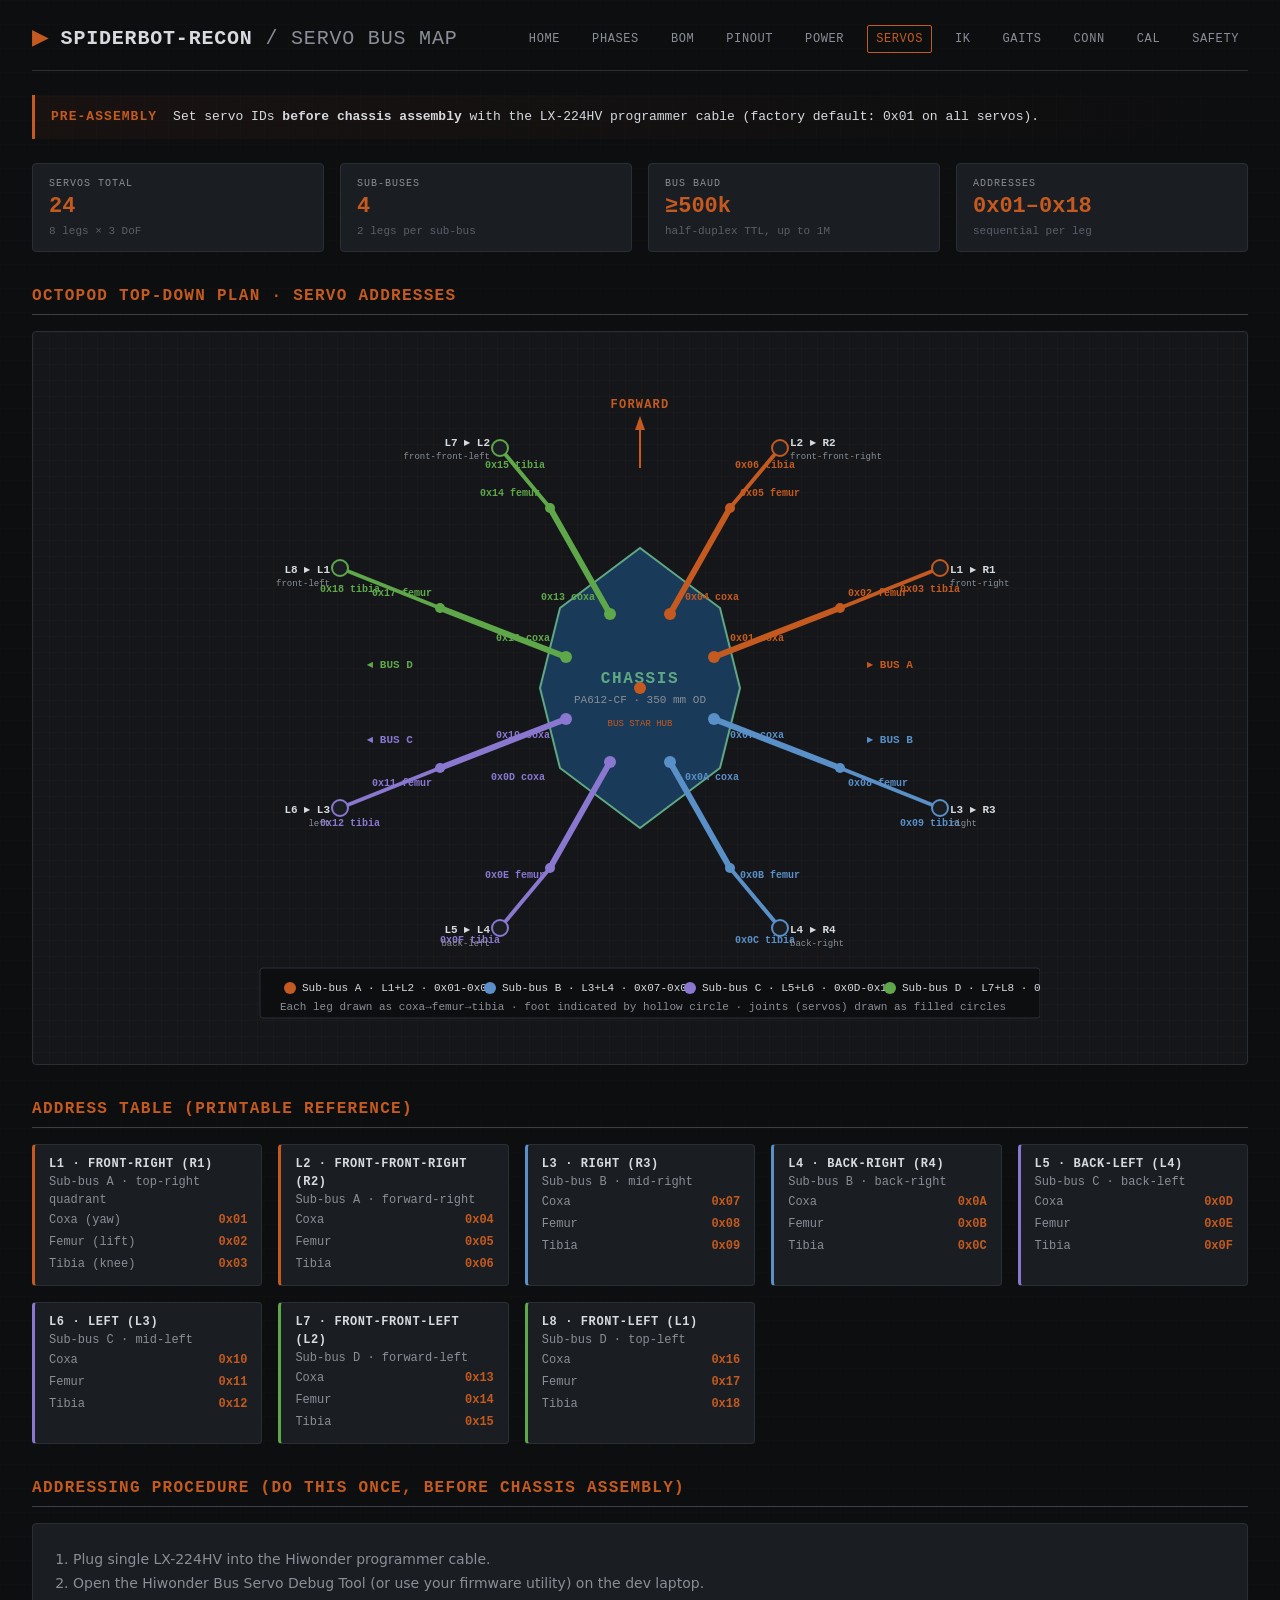
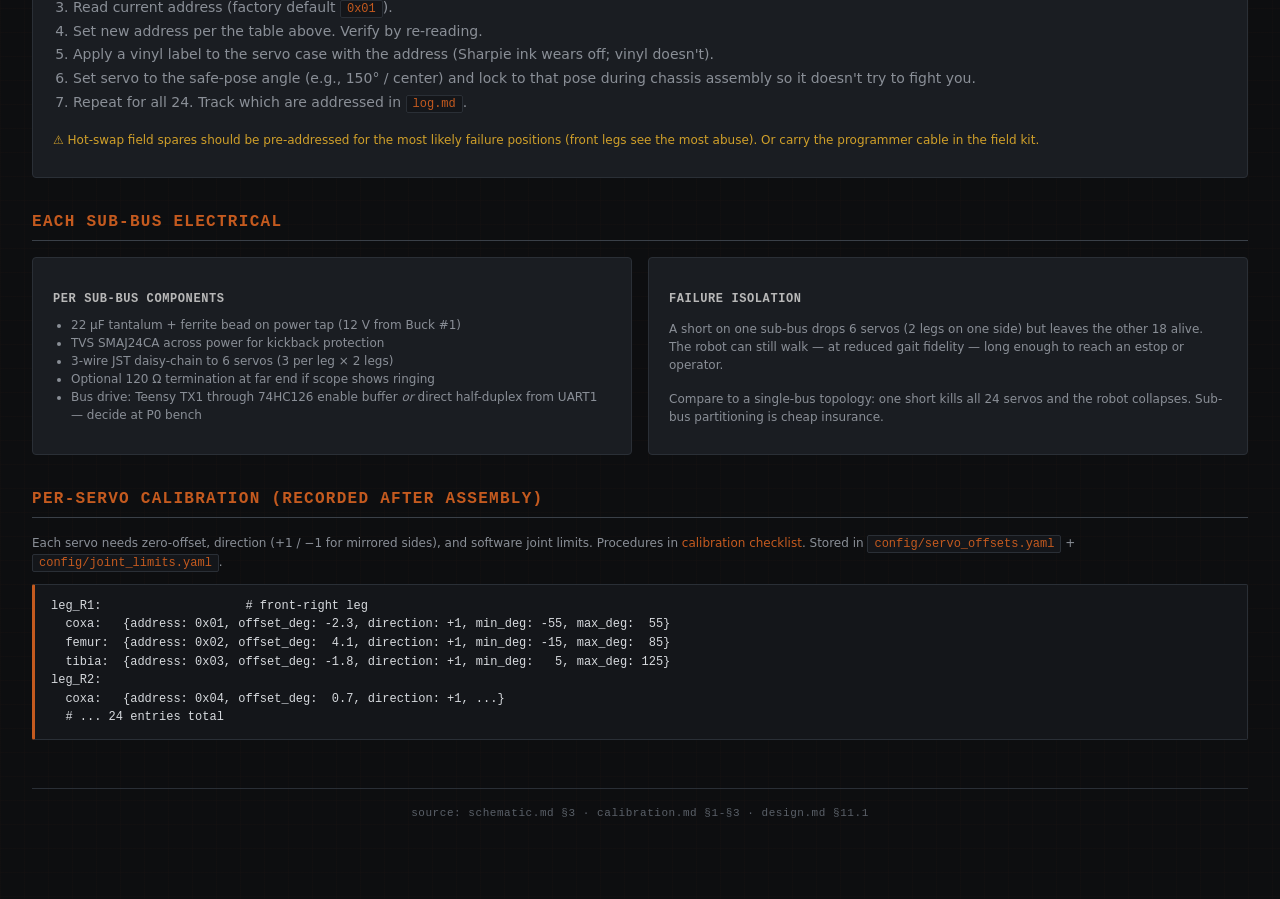
<file: servo-bus-map.html>
<!doctype html>
<html lang="en">
<head>
<meta charset="utf-8">
<meta name="viewport" content="width=device-width,initial-scale=1">
<title>Servo bus map · spiderbot-recon</title>
<link rel="stylesheet" href="styles.css">
<style>
  .leg-card { padding: 10px 14px; border-left-width: 3px; border-left-style: solid; font-family: var(--mono); font-size: 12px; }
  .leg-card .leg-name { font-weight: 600; color: var(--text); text-transform: uppercase; letter-spacing: 0.05em; }
  .leg-card .servo-line { display: flex; justify-content: space-between; padding: 2px 0; color: var(--text-mute); }
  .leg-card .servo-line .addr { color: var(--amber); font-weight: 600; }

  .bus-a { border-left-color: #C45A1F; }
  .bus-b { border-left-color: #5a90c8; }
  .bus-c { border-left-color: #8a78d0; }
  .bus-d { border-left-color: #5fa84a; }

  .robot-svg { width: 100%; max-width: 800px; height: auto; display: block; margin: 0 auto; }
</style>
</head>
<body data-ns="servo">

<div class="shell">

  <header class="topbar">
    <h1><span class="accent">▶</span> SPIDERBOT-RECON <span class="dim">/ servo bus map</span></h1>
    <nav class="nav">
      <a href="index.html">Home</a>
      <a href="phase-dashboard.html">Phases</a>
      <a href="bom-tracker.html">BOM</a>
      <a href="teensy-pinout.html">Pinout</a>
      <a href="power-architecture.html">Power</a>
      <a href="servo-bus-map.html" class="active">Servos</a>
      <a href="ik-calculator.html">IK</a>
      <a href="gait-visualizer.html">Gaits</a>
      <a href="connector-pinouts.html">Conn</a>
      <a href="calibration-checklist.html">Cal</a>
      <a href="safety-card.html">Safety</a>
    </nav>
  </header>

  <div class="banner">
    <span class="banner-tag">Pre-assembly</span>
    <span>Set servo IDs <strong>before chassis assembly</strong> with the LX-224HV programmer cable (factory default: 0x01 on all servos).</span>
  </div>

  <!-- Stats -->
  <section class="grid grid-4 mt-3">
    <div class="stat"><span class="label">Servos total</span><span class="value">24</span><span class="delta">8 legs × 3 DoF</span></div>
    <div class="stat"><span class="label">Sub-buses</span><span class="value">4</span><span class="delta">2 legs per sub-bus</span></div>
    <div class="stat"><span class="label">Bus baud</span><span class="value">≥500k</span><span class="delta">half-duplex TTL, up to 1M</span></div>
    <div class="stat"><span class="label">Addresses</span><span class="value">0x01–0x18</span><span class="delta">sequential per leg</span></div>
  </section>

  <!-- Top-down octopod plan view -->
  <h2 class="section">Octopod top-down plan · servo addresses</h2>
  <div class="diagram-frame">
    <svg class="robot-svg" viewBox="0 0 800 700" xmlns="http://www.w3.org/2000/svg" font-family="var(--mono)">

      <!-- Forward arrow -->
      <g>
        <line x1="400" y1="80" x2="400" y2="120" stroke="#C45A1F" stroke-width="2"/>
        <polygon points="395,82 405,82 400,68" fill="#C45A1F"/>
        <text x="400" y="60" text-anchor="middle" font-size="12" fill="#C45A1F" font-weight="700" letter-spacing="0.1em">FORWARD</text>
      </g>

      <!-- Body chassis octagon -->
      <polygon points="
        320,260
        400,200
        480,260
        500,340
        480,420
        400,480
        320,420
        300,340"
        fill="#1a3a5a" stroke="#5fa884" stroke-width="2"/>
      <text x="400" y="335" text-anchor="middle" font-size="16" fill="#5fa884" font-weight="700" letter-spacing="0.1em">CHASSIS</text>
      <text x="400" y="355" text-anchor="middle" font-size="11" fill="#8a8f97">PA612-CF · 350 mm OD</text>

      <!-- Bus star hub callout -->
      <circle cx="400" cy="340" r="6" fill="#C45A1F"/>
      <text x="400" y="378" text-anchor="middle" font-size="9" fill="#C45A1F">BUS STAR HUB</text>

      <!-- Body anchor points (where coxa connectors attach) -->
      <!-- 8 anchor points calculated for: R=100, angles in math convention CCW from East
           L1: 22.5°  L2: 67.5°  L3: 337.5° (=-22.5°)  L4: 292.5° (=-67.5°)
           L5: 247.5° L6: 202.5° L7: 112.5° L8: 157.5°
           Screen: x = 400 + R*cos(θ), y = 340 - R*sin(θ)   (Y inverted)
           R=80 (just outside body edge) -->

      <!-- LEG 1 — front-right · bus A · 0x01-0x03 -->
      <g>
        <!-- Coxa at body edge, angle 22.5° -->
        <line x1="474" y1="309" x2="600" y2="260" stroke="#C45A1F" stroke-width="6" stroke-linecap="round"/>
        <line x1="600" y1="260" x2="700" y2="220" stroke="#C45A1F" stroke-width="4" stroke-linecap="round"/>
        <circle cx="700" cy="220" r="8" fill="#1a1d22" stroke="#C45A1F" stroke-width="2"/>
        <!-- Joint dots -->
        <circle cx="474" cy="309" r="6" fill="#C45A1F"/>
        <circle cx="600" cy="260" r="5" fill="#C45A1F"/>
        <!-- Labels -->
        <text x="490" y="293" font-size="10" fill="#C45A1F" font-weight="600">0x01 coxa</text>
        <text x="608" y="248" font-size="10" fill="#C45A1F" font-weight="600">0x02 femur</text>
        <text x="660" y="244" font-size="10" fill="#C45A1F" font-weight="600">0x03 tibia</text>
        <text x="710" y="225" font-size="11" fill="#d7dade" font-weight="700">L1 ▸ R1</text>
        <text x="710" y="238" font-size="9" fill="#8a8f97">front-right</text>
      </g>

      <!-- LEG 2 — front-front-right · bus A · 0x04-0x06 -->
      <g>
        <!-- angle 67.5° -->
        <line x1="430" y1="266" x2="490" y2="160" stroke="#C45A1F" stroke-width="6" stroke-linecap="round"/>
        <line x1="490" y1="160" x2="540" y2="100" stroke="#C45A1F" stroke-width="4" stroke-linecap="round"/>
        <circle cx="540" cy="100" r="8" fill="#1a1d22" stroke="#C45A1F" stroke-width="2"/>
        <circle cx="430" cy="266" r="6" fill="#C45A1F"/>
        <circle cx="490" cy="160" r="5" fill="#C45A1F"/>
        <text x="445" y="252" font-size="10" fill="#C45A1F" font-weight="600">0x04 coxa</text>
        <text x="500" y="148" font-size="10" fill="#C45A1F" font-weight="600">0x05 femur</text>
        <text x="495" y="120" font-size="10" fill="#C45A1F" font-weight="600">0x06 tibia</text>
        <text x="550" y="98" font-size="11" fill="#d7dade" font-weight="700">L2 ▸ R2</text>
        <text x="550" y="111" font-size="9" fill="#8a8f97">front-front-right</text>
      </g>

      <!-- LEG 3 — right · bus B · 0x07-0x09 -->
      <g>
        <!-- angle -22.5° (337.5°) -->
        <line x1="474" y1="371" x2="600" y2="420" stroke="#5a90c8" stroke-width="6" stroke-linecap="round"/>
        <line x1="600" y1="420" x2="700" y2="460" stroke="#5a90c8" stroke-width="4" stroke-linecap="round"/>
        <circle cx="700" cy="460" r="8" fill="#1a1d22" stroke="#5a90c8" stroke-width="2"/>
        <circle cx="474" cy="371" r="6" fill="#5a90c8"/>
        <circle cx="600" cy="420" r="5" fill="#5a90c8"/>
        <text x="490" y="390" font-size="10" fill="#5a90c8" font-weight="600">0x07 coxa</text>
        <text x="608" y="438" font-size="10" fill="#5a90c8" font-weight="600">0x08 femur</text>
        <text x="660" y="478" font-size="10" fill="#5a90c8" font-weight="600">0x09 tibia</text>
        <text x="710" y="465" font-size="11" fill="#d7dade" font-weight="700">L3 ▸ R3</text>
        <text x="710" y="478" font-size="9" fill="#8a8f97">right</text>
      </g>

      <!-- LEG 4 — back-right · bus B · 0x0A-0x0C -->
      <g>
        <!-- angle -67.5° (292.5°) -->
        <line x1="430" y1="414" x2="490" y2="520" stroke="#5a90c8" stroke-width="6" stroke-linecap="round"/>
        <line x1="490" y1="520" x2="540" y2="580" stroke="#5a90c8" stroke-width="4" stroke-linecap="round"/>
        <circle cx="540" cy="580" r="8" fill="#1a1d22" stroke="#5a90c8" stroke-width="2"/>
        <circle cx="430" cy="414" r="6" fill="#5a90c8"/>
        <circle cx="490" cy="520" r="5" fill="#5a90c8"/>
        <text x="445" y="432" font-size="10" fill="#5a90c8" font-weight="600">0x0A coxa</text>
        <text x="500" y="530" font-size="10" fill="#5a90c8" font-weight="600">0x0B femur</text>
        <text x="495" y="595" font-size="10" fill="#5a90c8" font-weight="600">0x0C tibia</text>
        <text x="550" y="585" font-size="11" fill="#d7dade" font-weight="700">L4 ▸ R4</text>
        <text x="550" y="598" font-size="9" fill="#8a8f97">back-right</text>
      </g>

      <!-- LEG 5 — back-left · bus C · 0x0D-0x0F -->
      <g>
        <!-- angle 247.5° -->
        <line x1="370" y1="414" x2="310" y2="520" stroke="#8a78d0" stroke-width="6" stroke-linecap="round"/>
        <line x1="310" y1="520" x2="260" y2="580" stroke="#8a78d0" stroke-width="4" stroke-linecap="round"/>
        <circle cx="260" cy="580" r="8" fill="#1a1d22" stroke="#8a78d0" stroke-width="2"/>
        <circle cx="370" cy="414" r="6" fill="#8a78d0"/>
        <circle cx="310" cy="520" r="5" fill="#8a78d0"/>
        <text x="305" y="432" font-size="10" fill="#8a78d0" font-weight="600" text-anchor="end">0x0D coxa</text>
        <text x="305" y="530" font-size="10" fill="#8a78d0" font-weight="600" text-anchor="end">0x0E femur</text>
        <text x="260" y="595" font-size="10" fill="#8a78d0" font-weight="600" text-anchor="end">0x0F tibia</text>
        <text x="250" y="585" font-size="11" fill="#d7dade" font-weight="700" text-anchor="end">L5 ▸ L4</text>
        <text x="250" y="598" font-size="9" fill="#8a8f97" text-anchor="end">back-left</text>
      </g>

      <!-- LEG 6 — left · bus C · 0x10-0x12 -->
      <g>
        <!-- angle 202.5° -->
        <line x1="326" y1="371" x2="200" y2="420" stroke="#8a78d0" stroke-width="6" stroke-linecap="round"/>
        <line x1="200" y1="420" x2="100" y2="460" stroke="#8a78d0" stroke-width="4" stroke-linecap="round"/>
        <circle cx="100" cy="460" r="8" fill="#1a1d22" stroke="#8a78d0" stroke-width="2"/>
        <circle cx="326" cy="371" r="6" fill="#8a78d0"/>
        <circle cx="200" cy="420" r="5" fill="#8a78d0"/>
        <text x="310" y="390" font-size="10" fill="#8a78d0" font-weight="600" text-anchor="end">0x10 coxa</text>
        <text x="192" y="438" font-size="10" fill="#8a78d0" font-weight="600" text-anchor="end">0x11 femur</text>
        <text x="140" y="478" font-size="10" fill="#8a78d0" font-weight="600" text-anchor="end">0x12 tibia</text>
        <text x="90" y="465" font-size="11" fill="#d7dade" font-weight="700" text-anchor="end">L6 ▸ L3</text>
        <text x="90" y="478" font-size="9" fill="#8a8f97" text-anchor="end">left</text>
      </g>

      <!-- LEG 7 — front-front-left · bus D · 0x13-0x15 -->
      <g>
        <!-- angle 112.5° -->
        <line x1="370" y1="266" x2="310" y2="160" stroke="#5fa84a" stroke-width="6" stroke-linecap="round"/>
        <line x1="310" y1="160" x2="260" y2="100" stroke="#5fa84a" stroke-width="4" stroke-linecap="round"/>
        <circle cx="260" cy="100" r="8" fill="#1a1d22" stroke="#5fa84a" stroke-width="2"/>
        <circle cx="370" cy="266" r="6" fill="#5fa84a"/>
        <circle cx="310" cy="160" r="5" fill="#5fa84a"/>
        <text x="355" y="252" font-size="10" fill="#5fa84a" font-weight="600" text-anchor="end">0x13 coxa</text>
        <text x="300" y="148" font-size="10" fill="#5fa84a" font-weight="600" text-anchor="end">0x14 femur</text>
        <text x="305" y="120" font-size="10" fill="#5fa84a" font-weight="600" text-anchor="end">0x15 tibia</text>
        <text x="250" y="98" font-size="11" fill="#d7dade" font-weight="700" text-anchor="end">L7 ▸ L2</text>
        <text x="250" y="111" font-size="9" fill="#8a8f97" text-anchor="end">front-front-left</text>
      </g>

      <!-- LEG 8 — front-left · bus D · 0x16-0x18 -->
      <g>
        <!-- angle 157.5° -->
        <line x1="326" y1="309" x2="200" y2="260" stroke="#5fa84a" stroke-width="6" stroke-linecap="round"/>
        <line x1="200" y1="260" x2="100" y2="220" stroke="#5fa84a" stroke-width="4" stroke-linecap="round"/>
        <circle cx="100" cy="220" r="8" fill="#1a1d22" stroke="#5fa84a" stroke-width="2"/>
        <circle cx="326" cy="309" r="6" fill="#5fa84a"/>
        <circle cx="200" cy="260" r="5" fill="#5fa84a"/>
        <text x="310" y="293" font-size="10" fill="#5fa84a" font-weight="600" text-anchor="end">0x16 coxa</text>
        <text x="192" y="248" font-size="10" fill="#5fa84a" font-weight="600" text-anchor="end">0x17 femur</text>
        <text x="140" y="244" font-size="10" fill="#5fa84a" font-weight="600" text-anchor="end">0x18 tibia</text>
        <text x="90" y="225" font-size="11" fill="#d7dade" font-weight="700" text-anchor="end">L8 ▸ L1</text>
        <text x="90" y="238" font-size="9" fill="#8a8f97" text-anchor="end">front-left</text>
      </g>

      <!-- Bus labels (color-coded blobs near each pair) -->
      <g font-size="11" font-weight="600">
        <text x="650" y="320" fill="#C45A1F" text-anchor="middle">▸ BUS A</text>
        <text x="650" y="395" fill="#5a90c8" text-anchor="middle">▸ BUS B</text>
        <text x="150" y="395" fill="#8a78d0" text-anchor="middle">◂ BUS C</text>
        <text x="150" y="320" fill="#5fa84a" text-anchor="middle">◂ BUS D</text>
      </g>

      <!-- Legend -->
      <g transform="translate(40,640)" font-size="11">
        <rect x="-20" y="-20" width="780" height="50" fill="#0d0e10" stroke="#2a2f36" rx="3"/>
        <circle cx="10" cy="0" r="6" fill="#C45A1F"/>
        <text x="22" y="3" fill="#d7dade">Sub-bus A · L1+L2 · 0x01-0x06</text>
        <circle cx="210" cy="0" r="6" fill="#5a90c8"/>
        <text x="222" y="3" fill="#d7dade">Sub-bus B · L3+L4 · 0x07-0x0C</text>
        <circle cx="410" cy="0" r="6" fill="#8a78d0"/>
        <text x="422" y="3" fill="#d7dade">Sub-bus C · L5+L6 · 0x0D-0x12</text>
        <circle cx="610" cy="0" r="6" fill="#5fa84a"/>
        <text x="622" y="3" fill="#d7dade">Sub-bus D · L7+L8 · 0x13-0x18</text>

        <text x="0" y="22" fill="#8a8f97">Each leg drawn as coxa→femur→tibia · foot indicated by hollow circle · joints (servos) drawn as filled circles</text>
      </g>
    </svg>
  </div>

  <!-- Tabular reference -->
  <h2 class="section">Address table (printable reference)</h2>
  <div class="grid grid-4">

    <div class="card leg-card bus-a">
      <div class="leg-name">L1 · Front-right (R1)</div>
      <div class="text-mute small">Sub-bus A · top-right quadrant</div>
      <div class="servo-line"><span>Coxa (yaw)</span><span class="addr">0x01</span></div>
      <div class="servo-line"><span>Femur (lift)</span><span class="addr">0x02</span></div>
      <div class="servo-line"><span>Tibia (knee)</span><span class="addr">0x03</span></div>
    </div>

    <div class="card leg-card bus-a">
      <div class="leg-name">L2 · Front-front-right (R2)</div>
      <div class="text-mute small">Sub-bus A · forward-right</div>
      <div class="servo-line"><span>Coxa</span><span class="addr">0x04</span></div>
      <div class="servo-line"><span>Femur</span><span class="addr">0x05</span></div>
      <div class="servo-line"><span>Tibia</span><span class="addr">0x06</span></div>
    </div>

    <div class="card leg-card bus-b">
      <div class="leg-name">L3 · Right (R3)</div>
      <div class="text-mute small">Sub-bus B · mid-right</div>
      <div class="servo-line"><span>Coxa</span><span class="addr">0x07</span></div>
      <div class="servo-line"><span>Femur</span><span class="addr">0x08</span></div>
      <div class="servo-line"><span>Tibia</span><span class="addr">0x09</span></div>
    </div>

    <div class="card leg-card bus-b">
      <div class="leg-name">L4 · Back-right (R4)</div>
      <div class="text-mute small">Sub-bus B · back-right</div>
      <div class="servo-line"><span>Coxa</span><span class="addr">0x0A</span></div>
      <div class="servo-line"><span>Femur</span><span class="addr">0x0B</span></div>
      <div class="servo-line"><span>Tibia</span><span class="addr">0x0C</span></div>
    </div>

    <div class="card leg-card bus-c">
      <div class="leg-name">L5 · Back-left (L4)</div>
      <div class="text-mute small">Sub-bus C · back-left</div>
      <div class="servo-line"><span>Coxa</span><span class="addr">0x0D</span></div>
      <div class="servo-line"><span>Femur</span><span class="addr">0x0E</span></div>
      <div class="servo-line"><span>Tibia</span><span class="addr">0x0F</span></div>
    </div>

    <div class="card leg-card bus-c">
      <div class="leg-name">L6 · Left (L3)</div>
      <div class="text-mute small">Sub-bus C · mid-left</div>
      <div class="servo-line"><span>Coxa</span><span class="addr">0x10</span></div>
      <div class="servo-line"><span>Femur</span><span class="addr">0x11</span></div>
      <div class="servo-line"><span>Tibia</span><span class="addr">0x12</span></div>
    </div>

    <div class="card leg-card bus-d">
      <div class="leg-name">L7 · Front-front-left (L2)</div>
      <div class="text-mute small">Sub-bus D · forward-left</div>
      <div class="servo-line"><span>Coxa</span><span class="addr">0x13</span></div>
      <div class="servo-line"><span>Femur</span><span class="addr">0x14</span></div>
      <div class="servo-line"><span>Tibia</span><span class="addr">0x15</span></div>
    </div>

    <div class="card leg-card bus-d">
      <div class="leg-name">L8 · Front-left (L1)</div>
      <div class="text-mute small">Sub-bus D · top-left</div>
      <div class="servo-line"><span>Coxa</span><span class="addr">0x16</span></div>
      <div class="servo-line"><span>Femur</span><span class="addr">0x17</span></div>
      <div class="servo-line"><span>Tibia</span><span class="addr">0x18</span></div>
    </div>

  </div>

  <!-- Addressing procedure -->
  <h2 class="section">Addressing procedure (do this once, before chassis assembly)</h2>
  <div class="card">
    <ol class="text-mute" style="margin:8px 0;padding-left:20px;line-height:1.7">
      <li>Plug single LX-224HV into the Hiwonder programmer cable.</li>
      <li>Open the Hiwonder Bus Servo Debug Tool (or use your firmware utility) on the dev laptop.</li>
      <li>Read current address (factory default <code class="inline">0x01</code>).</li>
      <li>Set new address per the table above. Verify by re-reading.</li>
      <li>Apply a vinyl label to the servo case with the address (Sharpie ink wears off; vinyl doesn't).</li>
      <li>Set servo to the safe-pose angle (e.g., 150° / center) and lock to that pose during chassis assembly so it doesn't try to fight you.</li>
      <li>Repeat for all 24. Track which are addressed in <code class="inline">log.md</code>.</li>
    </ol>
    <p class="text-warn small mt-2">⚠ Hot-swap field spares should be pre-addressed for the most likely failure positions (front legs see the most abuse). Or carry the programmer cable in the field kit.</p>
  </div>

  <!-- Sub-bus electrical -->
  <h2 class="section">Each sub-bus electrical</h2>
  <div class="grid grid-2">
    <div class="card">
      <h3>Per sub-bus components</h3>
      <ul class="text-mute small" style="margin:8px 0;padding-left:18px">
        <li>22 µF tantalum + ferrite bead on power tap (12 V from Buck #1)</li>
        <li>TVS SMAJ24CA across power for kickback protection</li>
        <li>3-wire JST daisy-chain to 6 servos (3 per leg × 2 legs)</li>
        <li>Optional 120 Ω termination at far end if scope shows ringing</li>
        <li>Bus drive: Teensy TX1 through 74HC126 enable buffer <em>or</em> direct half-duplex from UART1 — decide at P0 bench</li>
      </ul>
    </div>
    <div class="card">
      <h3>Failure isolation</h3>
      <p class="text-mute small">A short on one sub-bus drops 6 servos (2 legs on one side) but leaves the other 18 alive. The robot can still walk — at reduced gait fidelity — long enough to reach an estop or operator.</p>
      <p class="text-mute small mt-2">Compare to a single-bus topology: one short kills all 24 servos and the robot collapses. Sub-bus partitioning is cheap insurance.</p>
    </div>
  </div>

  <!-- Calibration linkage -->
  <h2 class="section">Per-servo calibration (recorded after assembly)</h2>
  <p class="text-mute small">Each servo needs zero-offset, direction (+1 / −1 for mirrored sides), and software joint limits. Procedures in <a href="calibration-checklist.html">calibration checklist</a>. Stored in <code class="inline">config/servo_offsets.yaml</code> + <code class="inline">config/joint_limits.yaml</code>.</p>
  <pre class="block">leg_R1:                    # front-right leg
  coxa:   {address: 0x01, offset_deg: -2.3, direction: +1, min_deg: -55, max_deg:  55}
  femur:  {address: 0x02, offset_deg:  4.1, direction: +1, min_deg: -15, max_deg:  85}
  tibia:  {address: 0x03, offset_deg: -1.8, direction: +1, min_deg:   5, max_deg: 125}
leg_R2:
  coxa:   {address: 0x04, offset_deg:  0.7, direction: +1, ...}
  # ... 24 entries total</pre>

  <footer class="footer">source: schematic.md §3 · calibration.md §1-§3 · design.md §11.1</footer>
</div>

<script src="shared.js"></script>
</body>
</html>
</file>
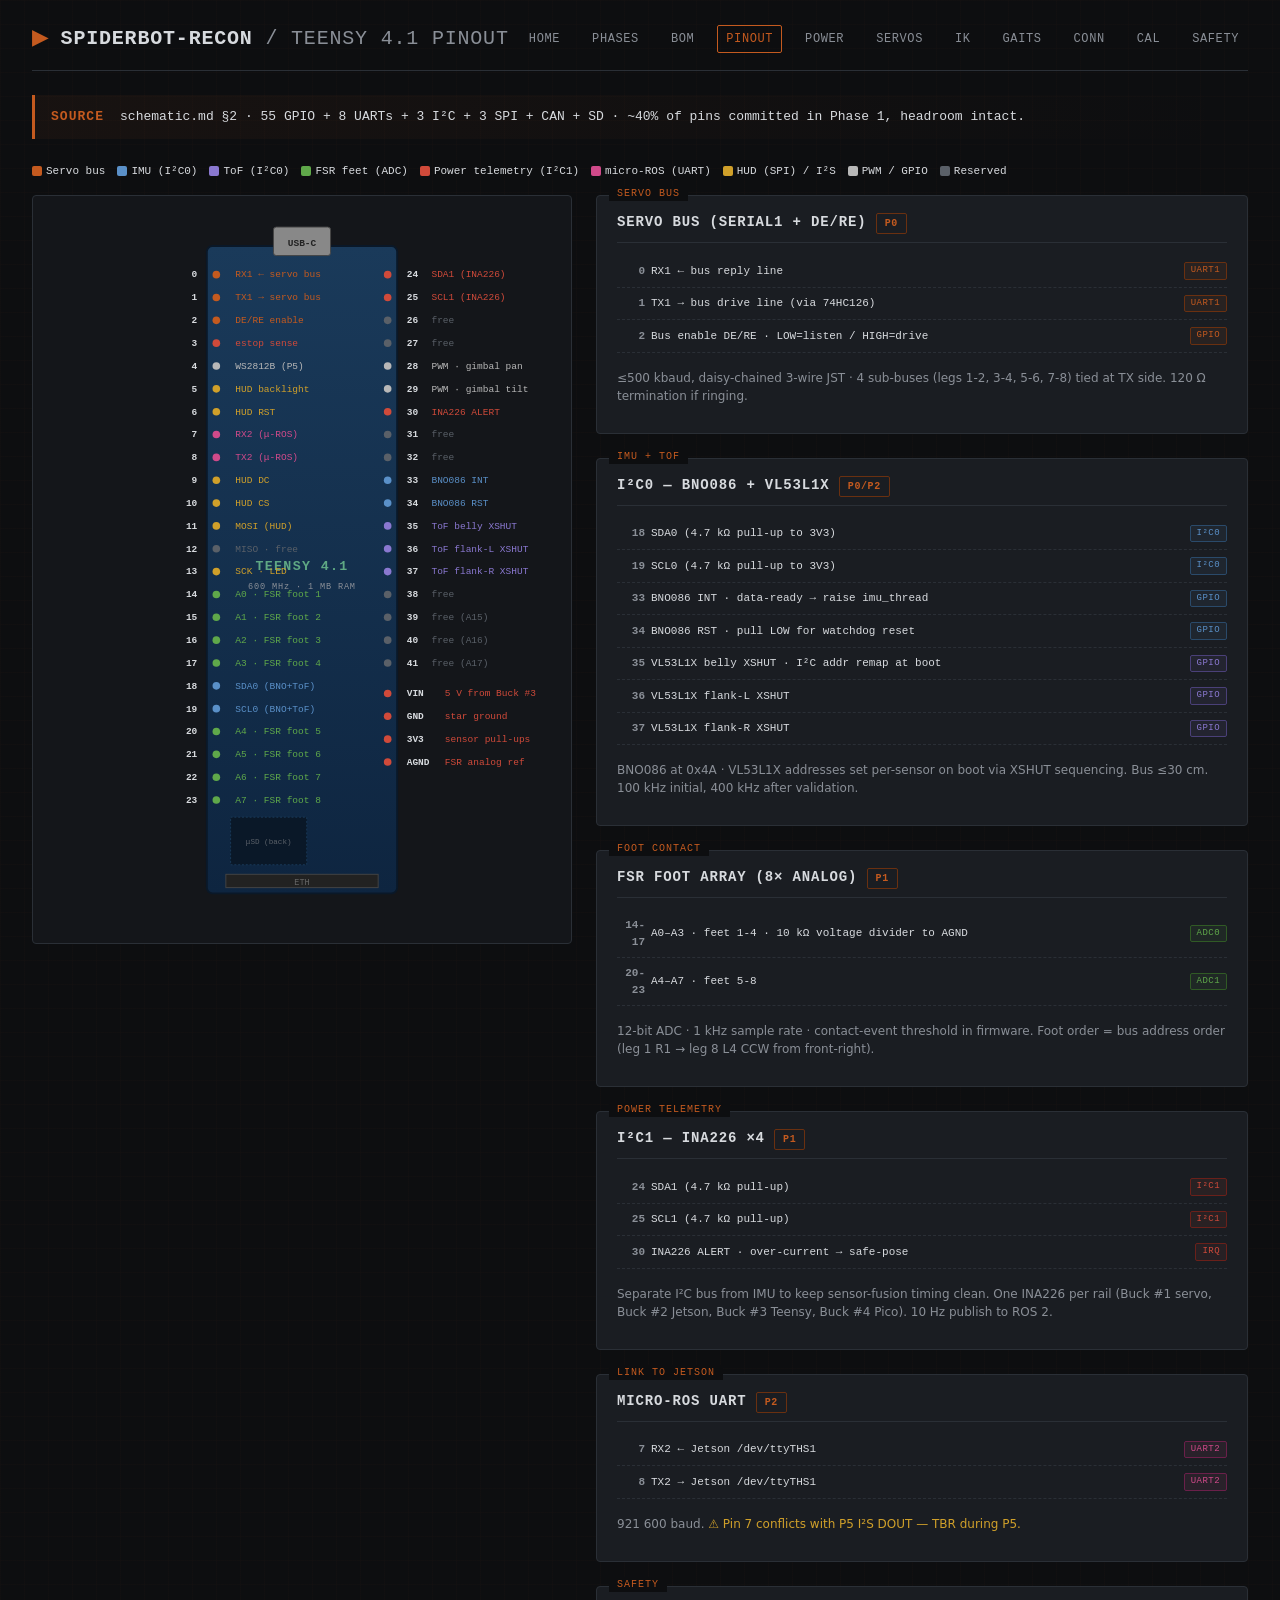
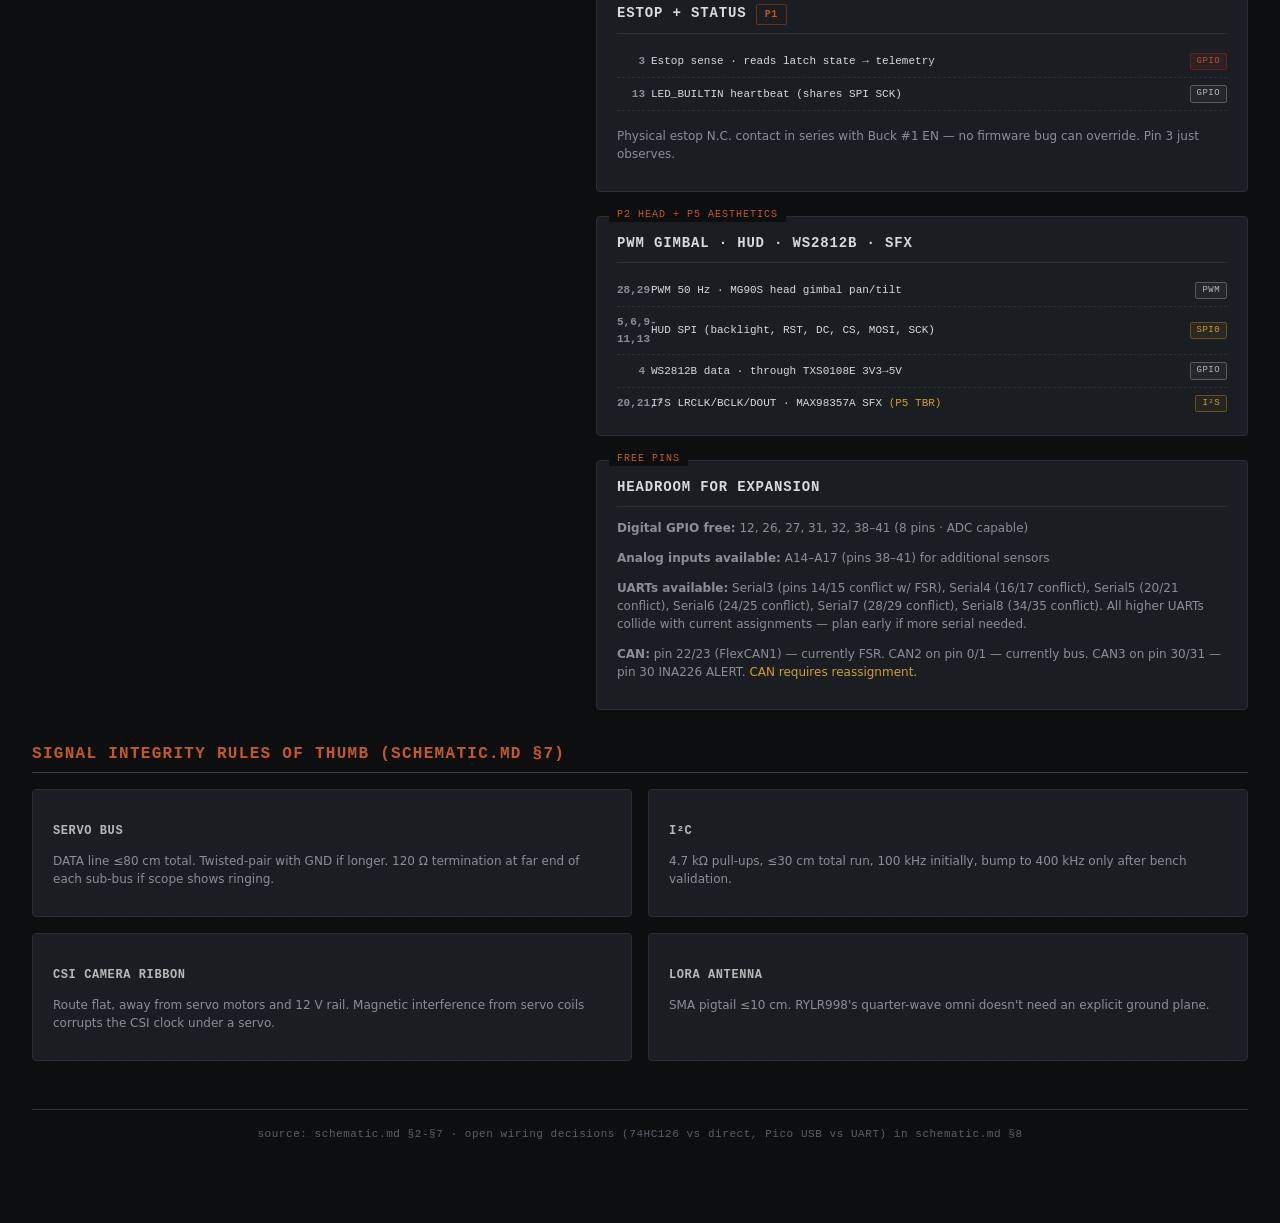
<file: teensy-pinout.html>
<!doctype html>
<html lang="en">
<head>
<meta charset="utf-8">
<meta name="viewport" content="width=device-width,initial-scale=1">
<title>Teensy 4.1 pinout · spiderbot-recon</title>
<link rel="stylesheet" href="styles.css">
<style>
  .teensy-wrap { display: grid; grid-template-columns: minmax(420px, 540px) 1fr; gap: 24px; align-items: start; }
  @media (max-width: 980px) { .teensy-wrap { grid-template-columns: 1fr; } }

  .pinmap-svg { width: 100%; height: auto; background: var(--bg-elev); border: 1px solid var(--border); border-radius: 4px; padding: 12px; }

  .pin-row { display: flex; align-items: center; gap: 6px; font-family: var(--mono); font-size: 11px; padding: 1px 0; }
  .pin-num { width: 28px; text-align: right; color: var(--text-mute); font-weight: 600; }
  .pin-fn  { color: var(--text); }
  .pin-cat { padding: 1px 6px; border-radius: 2px; font-size: 9px; letter-spacing: 0.05em; margin-left: auto; }

  .cat-bus    { color: #C45A1F; border:1px solid #6a3010; background: rgba(196,90,31,0.08); }
  .cat-imu    { color: #5a90c8; border:1px solid #2a4a6a; background: rgba(90,144,200,0.08); }
  .cat-tof    { color: #8a78d0; border:1px solid #4a4078; background: rgba(138,120,208,0.08); }
  .cat-fsr    { color: #5fa84a; border:1px solid #305a25; background: rgba(95,168,74,0.08); }
  .cat-pwr    { color: #d04a3a; border:1px solid #6a201a; background: rgba(208,74,58,0.08); }
  .cat-ros    { color: #d04a8a; border:1px solid #6a204a; background: rgba(208,74,138,0.08); }
  .cat-spi    { color: #d0a02a; border:1px solid #6a5015; background: rgba(208,160,42,0.08); }
  .cat-pwm    { color: #B8B8B8; border:1px solid #5a5a5a; background: rgba(184,184,184,0.06); }
  .cat-i2s    { color: #d0a02a; border:1px solid #6a5015; background: rgba(208,160,42,0.06); }
  .cat-free   { color: #5a6068; border:1px solid #2a2f36; }

  .cat-row { padding: 6px 0; border-bottom: 1px dashed var(--border); }
  .cat-row:last-child { border-bottom: none; }
  .legend-key { display: flex; gap: 12px; flex-wrap: wrap; margin: 8px 0; font-family: var(--mono); font-size: 11px; }
  .legend-key .swatch { display:inline-block; width:10px; height:10px; border-radius:2px; margin-right:4px; vertical-align:middle; }
</style>
</head>
<body data-ns="teensy">

<div class="shell">

  <header class="topbar">
    <h1><span class="accent">▶</span> SPIDERBOT-RECON <span class="dim">/ Teensy 4.1 pinout</span></h1>
    <nav class="nav">
      <a href="index.html">Home</a>
      <a href="phase-dashboard.html">Phases</a>
      <a href="bom-tracker.html">BOM</a>
      <a href="teensy-pinout.html" class="active">Pinout</a>
      <a href="power-architecture.html">Power</a>
      <a href="servo-bus-map.html">Servos</a>
      <a href="ik-calculator.html">IK</a>
      <a href="gait-visualizer.html">Gaits</a>
      <a href="connector-pinouts.html">Conn</a>
      <a href="calibration-checklist.html">Cal</a>
      <a href="safety-card.html">Safety</a>
    </nav>
  </header>

  <div class="banner">
    <span class="banner-tag">Source</span>
    <span>schematic.md §2 · 55 GPIO + 8 UARTs + 3 I²C + 3 SPI + CAN + SD · ~40% of pins committed in Phase 1, headroom intact.</span>
  </div>

  <div class="legend-key">
    <span><span class="swatch" style="background:#C45A1F"></span>Servo bus</span>
    <span><span class="swatch" style="background:#5a90c8"></span>IMU (I²C0)</span>
    <span><span class="swatch" style="background:#8a78d0"></span>ToF (I²C0)</span>
    <span><span class="swatch" style="background:#5fa84a"></span>FSR feet (ADC)</span>
    <span><span class="swatch" style="background:#d04a3a"></span>Power telemetry (I²C1)</span>
    <span><span class="swatch" style="background:#d04a8a"></span>micro-ROS (UART)</span>
    <span><span class="swatch" style="background:#d0a02a"></span>HUD (SPI) / I²S</span>
    <span><span class="swatch" style="background:#B8B8B8"></span>PWM / GPIO</span>
    <span><span class="swatch" style="background:#5a6068"></span>Reserved</span>
  </div>

  <div class="teensy-wrap mt-2">

    <!-- LEFT: SVG board diagram -->
    <div>
      <svg class="pinmap-svg" viewBox="0 0 540 760" xmlns="http://www.w3.org/2000/svg">
        <defs>
          <linearGradient id="boardGrad" x1="0" y1="0" x2="0" y2="1">
            <stop offset="0%" stop-color="#1a3a5a"/>
            <stop offset="100%" stop-color="#0e2540"/>
          </linearGradient>
        </defs>

        <!-- Board outline -->
        <rect x="170" y="40" width="200" height="680" rx="6" fill="url(#boardGrad)" stroke="#0a1828" stroke-width="2"/>

        <!-- USB-C -->
        <rect x="240" y="20" width="60" height="30" rx="3" fill="#888" stroke="#444"/>
        <text x="270" y="40" text-anchor="middle" fill="#222" font-family="var(--mono)" font-size="10" font-weight="600">USB-C</text>

        <!-- "TEENSY 4.1" silkscreen -->
        <text x="270" y="380" text-anchor="middle" fill="#5fa884" font-family="var(--mono)" font-size="14" font-weight="700" letter-spacing="0.1em">TEENSY 4.1</text>
        <text x="270" y="400" text-anchor="middle" fill="#8a8f97" font-family="var(--mono)" font-size="9" letter-spacing="0.1em">600 MHz · 1 MB RAM</text>

        <!-- Ethernet pads (bottom) -->
        <rect x="190" y="700" width="160" height="14" fill="#222" stroke="#444"/>
        <text x="270" y="711" text-anchor="middle" fill="#666" font-family="var(--mono)" font-size="9">ETH</text>

        <!-- microSD silhouette (back) -->
        <rect x="195" y="640" width="80" height="50" fill="#0a1828" stroke="#1a3a5a" stroke-dasharray="2 2"/>
        <text x="235" y="668" text-anchor="middle" fill="#5a6068" font-family="var(--mono)" font-size="8">μSD (back)</text>

        <!-- Pin function visualization -->
        <!-- Pins are drawn as gold circles -->
        <g font-family="var(--mono)" font-size="10">

          <!-- LEFT COLUMN: 0-23 -->
          <!-- y = 70 + 24*i  for i=0..23 -->
          <!-- LEFT_TXT_X = 165 -->

          <!-- Pin 0: RX1 -->
          <circle cx="180" cy="70" r="4" fill="#C45A1F"/>
          <text x="160" y="73" text-anchor="end" fill="#d7dade" font-weight="600">0</text>
          <text x="200" y="73" fill="#C45A1F">RX1 ← servo bus</text>

          <circle cx="180" cy="94" r="4" fill="#C45A1F"/>
          <text x="160" y="97" text-anchor="end" fill="#d7dade" font-weight="600">1</text>
          <text x="200" y="97" fill="#C45A1F">TX1 → servo bus</text>

          <circle cx="180" cy="118" r="4" fill="#C45A1F"/>
          <text x="160" y="121" text-anchor="end" fill="#d7dade" font-weight="600">2</text>
          <text x="200" y="121" fill="#C45A1F">DE/RE enable</text>

          <circle cx="180" cy="142" r="4" fill="#d04a3a"/>
          <text x="160" y="145" text-anchor="end" fill="#d7dade" font-weight="600">3</text>
          <text x="200" y="145" fill="#d04a3a">estop sense</text>

          <circle cx="180" cy="166" r="4" fill="#B8B8B8"/>
          <text x="160" y="169" text-anchor="end" fill="#d7dade" font-weight="600">4</text>
          <text x="200" y="169" fill="#B8B8B8">WS2812B (P5)</text>

          <circle cx="180" cy="190" r="4" fill="#d0a02a"/>
          <text x="160" y="193" text-anchor="end" fill="#d7dade" font-weight="600">5</text>
          <text x="200" y="193" fill="#d0a02a">HUD backlight</text>

          <circle cx="180" cy="214" r="4" fill="#d0a02a"/>
          <text x="160" y="217" text-anchor="end" fill="#d7dade" font-weight="600">6</text>
          <text x="200" y="217" fill="#d0a02a">HUD RST</text>

          <circle cx="180" cy="238" r="4" fill="#d04a8a"/>
          <text x="160" y="241" text-anchor="end" fill="#d7dade" font-weight="600">7</text>
          <text x="200" y="241" fill="#d04a8a">RX2 (μ-ROS)</text>

          <circle cx="180" cy="262" r="4" fill="#d04a8a"/>
          <text x="160" y="265" text-anchor="end" fill="#d7dade" font-weight="600">8</text>
          <text x="200" y="265" fill="#d04a8a">TX2 (μ-ROS)</text>

          <circle cx="180" cy="286" r="4" fill="#d0a02a"/>
          <text x="160" y="289" text-anchor="end" fill="#d7dade" font-weight="600">9</text>
          <text x="200" y="289" fill="#d0a02a">HUD DC</text>

          <circle cx="180" cy="310" r="4" fill="#d0a02a"/>
          <text x="160" y="313" text-anchor="end" fill="#d7dade" font-weight="600">10</text>
          <text x="200" y="313" fill="#d0a02a">HUD CS</text>

          <circle cx="180" cy="334" r="4" fill="#d0a02a"/>
          <text x="160" y="337" text-anchor="end" fill="#d7dade" font-weight="600">11</text>
          <text x="200" y="337" fill="#d0a02a">MOSI (HUD)</text>

          <circle cx="180" cy="358" r="4" fill="#5a6068"/>
          <text x="160" y="361" text-anchor="end" fill="#d7dade" font-weight="600">12</text>
          <text x="200" y="361" fill="#5a6068">MISO · free</text>

          <circle cx="180" cy="382" r="4" fill="#d0a02a"/>
          <text x="160" y="385" text-anchor="end" fill="#d7dade" font-weight="600">13</text>
          <text x="200" y="385" fill="#d0a02a">SCK · LED</text>

          <!-- 14-17 FSR feet 1-4 -->
          <circle cx="180" cy="406" r="4" fill="#5fa84a"/>
          <text x="160" y="409" text-anchor="end" fill="#d7dade" font-weight="600">14</text>
          <text x="200" y="409" fill="#5fa84a">A0 · FSR foot 1</text>

          <circle cx="180" cy="430" r="4" fill="#5fa84a"/>
          <text x="160" y="433" text-anchor="end" fill="#d7dade" font-weight="600">15</text>
          <text x="200" y="433" fill="#5fa84a">A1 · FSR foot 2</text>

          <circle cx="180" cy="454" r="4" fill="#5fa84a"/>
          <text x="160" y="457" text-anchor="end" fill="#d7dade" font-weight="600">16</text>
          <text x="200" y="457" fill="#5fa84a">A2 · FSR foot 3</text>

          <circle cx="180" cy="478" r="4" fill="#5fa84a"/>
          <text x="160" y="481" text-anchor="end" fill="#d7dade" font-weight="600">17</text>
          <text x="200" y="481" fill="#5fa84a">A3 · FSR foot 4</text>

          <circle cx="180" cy="502" r="4" fill="#5a90c8"/>
          <text x="160" y="505" text-anchor="end" fill="#d7dade" font-weight="600">18</text>
          <text x="200" y="505" fill="#5a90c8">SDA0 (BNO+ToF)</text>

          <circle cx="180" cy="526" r="4" fill="#5a90c8"/>
          <text x="160" y="529" text-anchor="end" fill="#d7dade" font-weight="600">19</text>
          <text x="200" y="529" fill="#5a90c8">SCL0 (BNO+ToF)</text>

          <circle cx="180" cy="550" r="4" fill="#5fa84a"/>
          <text x="160" y="553" text-anchor="end" fill="#d7dade" font-weight="600">20</text>
          <text x="200" y="553" fill="#5fa84a">A4 · FSR foot 5</text>

          <circle cx="180" cy="574" r="4" fill="#5fa84a"/>
          <text x="160" y="577" text-anchor="end" fill="#d7dade" font-weight="600">21</text>
          <text x="200" y="577" fill="#5fa84a">A5 · FSR foot 6</text>

          <circle cx="180" cy="598" r="4" fill="#5fa84a"/>
          <text x="160" y="601" text-anchor="end" fill="#d7dade" font-weight="600">22</text>
          <text x="200" y="601" fill="#5fa84a">A6 · FSR foot 7</text>

          <circle cx="180" cy="622" r="4" fill="#5fa84a"/>
          <text x="160" y="625" text-anchor="end" fill="#d7dade" font-weight="600">23</text>
          <text x="200" y="625" fill="#5fa84a">A7 · FSR foot 8</text>

          <!-- RIGHT COLUMN: 24-41 + power -->
          <!-- right pin x = 360, label x = 380 (left-anchor) -->
          <circle cx="360" cy="70" r="4" fill="#d04a3a"/>
          <text x="380" y="73" fill="#d7dade" font-weight="600">24</text>
          <text x="406" y="73" fill="#d04a3a">SDA1 (INA226)</text>

          <circle cx="360" cy="94" r="4" fill="#d04a3a"/>
          <text x="380" y="97" fill="#d7dade" font-weight="600">25</text>
          <text x="406" y="97" fill="#d04a3a">SCL1 (INA226)</text>

          <circle cx="360" cy="118" r="4" fill="#5a6068"/>
          <text x="380" y="121" fill="#d7dade" font-weight="600">26</text>
          <text x="406" y="121" fill="#5a6068">free</text>

          <circle cx="360" cy="142" r="4" fill="#5a6068"/>
          <text x="380" y="145" fill="#d7dade" font-weight="600">27</text>
          <text x="406" y="145" fill="#5a6068">free</text>

          <circle cx="360" cy="166" r="4" fill="#B8B8B8"/>
          <text x="380" y="169" fill="#d7dade" font-weight="600">28</text>
          <text x="406" y="169" fill="#B8B8B8">PWM · gimbal pan</text>

          <circle cx="360" cy="190" r="4" fill="#B8B8B8"/>
          <text x="380" y="193" fill="#d7dade" font-weight="600">29</text>
          <text x="406" y="193" fill="#B8B8B8">PWM · gimbal tilt</text>

          <circle cx="360" cy="214" r="4" fill="#d04a3a"/>
          <text x="380" y="217" fill="#d7dade" font-weight="600">30</text>
          <text x="406" y="217" fill="#d04a3a">INA226 ALERT</text>

          <circle cx="360" cy="238" r="4" fill="#5a6068"/>
          <text x="380" y="241" fill="#d7dade" font-weight="600">31</text>
          <text x="406" y="241" fill="#5a6068">free</text>

          <circle cx="360" cy="262" r="4" fill="#5a6068"/>
          <text x="380" y="265" fill="#d7dade" font-weight="600">32</text>
          <text x="406" y="265" fill="#5a6068">free</text>

          <circle cx="360" cy="286" r="4" fill="#5a90c8"/>
          <text x="380" y="289" fill="#d7dade" font-weight="600">33</text>
          <text x="406" y="289" fill="#5a90c8">BNO086 INT</text>

          <circle cx="360" cy="310" r="4" fill="#5a90c8"/>
          <text x="380" y="313" fill="#d7dade" font-weight="600">34</text>
          <text x="406" y="313" fill="#5a90c8">BNO086 RST</text>

          <circle cx="360" cy="334" r="4" fill="#8a78d0"/>
          <text x="380" y="337" fill="#d7dade" font-weight="600">35</text>
          <text x="406" y="337" fill="#8a78d0">ToF belly XSHUT</text>

          <circle cx="360" cy="358" r="4" fill="#8a78d0"/>
          <text x="380" y="361" fill="#d7dade" font-weight="600">36</text>
          <text x="406" y="361" fill="#8a78d0">ToF flank-L XSHUT</text>

          <circle cx="360" cy="382" r="4" fill="#8a78d0"/>
          <text x="380" y="385" fill="#d7dade" font-weight="600">37</text>
          <text x="406" y="385" fill="#8a78d0">ToF flank-R XSHUT</text>

          <circle cx="360" cy="406" r="4" fill="#5a6068"/>
          <text x="380" y="409" fill="#d7dade" font-weight="600">38</text>
          <text x="406" y="409" fill="#5a6068">free</text>

          <circle cx="360" cy="430" r="4" fill="#5a6068"/>
          <text x="380" y="433" fill="#d7dade" font-weight="600">39</text>
          <text x="406" y="433" fill="#5a6068">free (A15)</text>

          <circle cx="360" cy="454" r="4" fill="#5a6068"/>
          <text x="380" y="457" fill="#d7dade" font-weight="600">40</text>
          <text x="406" y="457" fill="#5a6068">free (A16)</text>

          <circle cx="360" cy="478" r="4" fill="#5a6068"/>
          <text x="380" y="481" fill="#d7dade" font-weight="600">41</text>
          <text x="406" y="481" fill="#5a6068">free (A17)</text>

          <!-- Power pins -->
          <circle cx="360" cy="510" r="4" fill="#d04a3a"/>
          <text x="380" y="513" fill="#d7dade" font-weight="600">VIN</text>
          <text x="420" y="513" fill="#d04a3a">5 V from Buck #3</text>

          <circle cx="360" cy="534" r="4" fill="#d04a3a"/>
          <text x="380" y="537" fill="#d7dade" font-weight="600">GND</text>
          <text x="420" y="537" fill="#d04a3a">star ground</text>

          <circle cx="360" cy="558" r="4" fill="#d04a3a"/>
          <text x="380" y="561" fill="#d7dade" font-weight="600">3V3</text>
          <text x="420" y="561" fill="#d04a3a">sensor pull-ups</text>

          <circle cx="360" cy="582" r="4" fill="#d04a3a"/>
          <text x="380" y="585" fill="#d7dade" font-weight="600">AGND</text>
          <text x="420" y="585" fill="#d04a3a">FSR analog ref</text>
        </g>
      </svg>
    </div>

    <!-- RIGHT: function-by-category breakdown -->
    <div>

      <div class="card">
        <span class="card-tag">servo bus</span>
        <h2>Servo bus (Serial1 + DE/RE) <span class="pill amber">P0</span></h2>
        <div class="cat-row"><div class="pin-row"><span class="pin-num">0</span><span class="pin-fn">RX1 ← bus reply line</span><span class="pin-cat cat-bus">UART1</span></div></div>
        <div class="cat-row"><div class="pin-row"><span class="pin-num">1</span><span class="pin-fn">TX1 → bus drive line (via 74HC126)</span><span class="pin-cat cat-bus">UART1</span></div></div>
        <div class="cat-row"><div class="pin-row"><span class="pin-num">2</span><span class="pin-fn">Bus enable DE/RE · LOW=listen / HIGH=drive</span><span class="pin-cat cat-bus">GPIO</span></div></div>
        <p class="text-mute small mt-2">≤500 kbaud, daisy-chained 3-wire JST · 4 sub-buses (legs 1-2, 3-4, 5-6, 7-8) tied at TX side. 120 Ω termination if ringing.</p>
      </div>

      <div class="card mt-3">
        <span class="card-tag">IMU + ToF</span>
        <h2>I²C0 — BNO086 + VL53L1X <span class="pill amber">P0/P2</span></h2>
        <div class="cat-row"><div class="pin-row"><span class="pin-num">18</span><span class="pin-fn">SDA0 (4.7 kΩ pull-up to 3V3)</span><span class="pin-cat cat-imu">I²C0</span></div></div>
        <div class="cat-row"><div class="pin-row"><span class="pin-num">19</span><span class="pin-fn">SCL0 (4.7 kΩ pull-up to 3V3)</span><span class="pin-cat cat-imu">I²C0</span></div></div>
        <div class="cat-row"><div class="pin-row"><span class="pin-num">33</span><span class="pin-fn">BNO086 INT · data-ready → raise imu_thread</span><span class="pin-cat cat-imu">GPIO</span></div></div>
        <div class="cat-row"><div class="pin-row"><span class="pin-num">34</span><span class="pin-fn">BNO086 RST · pull LOW for watchdog reset</span><span class="pin-cat cat-imu">GPIO</span></div></div>
        <div class="cat-row"><div class="pin-row"><span class="pin-num">35</span><span class="pin-fn">VL53L1X belly XSHUT · I²C addr remap at boot</span><span class="pin-cat cat-tof">GPIO</span></div></div>
        <div class="cat-row"><div class="pin-row"><span class="pin-num">36</span><span class="pin-fn">VL53L1X flank-L XSHUT</span><span class="pin-cat cat-tof">GPIO</span></div></div>
        <div class="cat-row"><div class="pin-row"><span class="pin-num">37</span><span class="pin-fn">VL53L1X flank-R XSHUT</span><span class="pin-cat cat-tof">GPIO</span></div></div>
        <p class="text-mute small mt-2">BNO086 at 0x4A · VL53L1X addresses set per-sensor on boot via XSHUT sequencing. Bus ≤30 cm. 100 kHz initial, 400 kHz after validation.</p>
      </div>

      <div class="card mt-3">
        <span class="card-tag">foot contact</span>
        <h2>FSR foot array (8× analog) <span class="pill amber">P1</span></h2>
        <div class="cat-row"><div class="pin-row"><span class="pin-num">14-17</span><span class="pin-fn">A0–A3 · feet 1-4 · 10 kΩ voltage divider to AGND</span><span class="pin-cat cat-fsr">ADC0</span></div></div>
        <div class="cat-row"><div class="pin-row"><span class="pin-num">20-23</span><span class="pin-fn">A4–A7 · feet 5-8</span><span class="pin-cat cat-fsr">ADC1</span></div></div>
        <p class="text-mute small mt-2">12-bit ADC · 1 kHz sample rate · contact-event threshold in firmware. Foot order = bus address order (leg 1 R1 → leg 8 L4 CCW from front-right).</p>
      </div>

      <div class="card mt-3">
        <span class="card-tag">power telemetry</span>
        <h2>I²C1 — INA226 ×4 <span class="pill amber">P1</span></h2>
        <div class="cat-row"><div class="pin-row"><span class="pin-num">24</span><span class="pin-fn">SDA1 (4.7 kΩ pull-up)</span><span class="pin-cat cat-pwr">I²C1</span></div></div>
        <div class="cat-row"><div class="pin-row"><span class="pin-num">25</span><span class="pin-fn">SCL1 (4.7 kΩ pull-up)</span><span class="pin-cat cat-pwr">I²C1</span></div></div>
        <div class="cat-row"><div class="pin-row"><span class="pin-num">30</span><span class="pin-fn">INA226 ALERT · over-current → safe-pose</span><span class="pin-cat cat-pwr">IRQ</span></div></div>
        <p class="text-mute small mt-2">Separate I²C bus from IMU to keep sensor-fusion timing clean. One INA226 per rail (Buck #1 servo, Buck #2 Jetson, Buck #3 Teensy, Buck #4 Pico). 10 Hz publish to ROS 2.</p>
      </div>

      <div class="card mt-3">
        <span class="card-tag">link to Jetson</span>
        <h2>micro-ROS UART <span class="pill amber">P2</span></h2>
        <div class="cat-row"><div class="pin-row"><span class="pin-num">7</span><span class="pin-fn">RX2 ← Jetson /dev/ttyTHS1</span><span class="pin-cat cat-ros">UART2</span></div></div>
        <div class="cat-row"><div class="pin-row"><span class="pin-num">8</span><span class="pin-fn">TX2 → Jetson /dev/ttyTHS1</span><span class="pin-cat cat-ros">UART2</span></div></div>
        <p class="text-mute small mt-2">921 600 baud. <span class="text-warn">⚠ Pin 7 conflicts with P5 I²S DOUT — TBR during P5.</span></p>
      </div>

      <div class="card mt-3">
        <span class="card-tag">safety</span>
        <h2>Estop + status <span class="pill amber">P1</span></h2>
        <div class="cat-row"><div class="pin-row"><span class="pin-num">3</span><span class="pin-fn">Estop sense · reads latch state → telemetry</span><span class="pin-cat cat-pwr">GPIO</span></div></div>
        <div class="cat-row"><div class="pin-row"><span class="pin-num">13</span><span class="pin-fn">LED_BUILTIN heartbeat (shares SPI SCK)</span><span class="pin-cat cat-pwm">GPIO</span></div></div>
        <p class="text-mute small mt-2">Physical estop N.C. contact in series with Buck #1 EN — no firmware bug can override. Pin 3 just observes.</p>
      </div>

      <div class="card mt-3">
        <span class="card-tag">P2 head + P5 aesthetics</span>
        <h2>PWM gimbal · HUD · WS2812B · SFX</h2>
        <div class="cat-row"><div class="pin-row"><span class="pin-num">28,29</span><span class="pin-fn">PWM 50 Hz · MG90S head gimbal pan/tilt</span><span class="pin-cat cat-pwm">PWM</span></div></div>
        <div class="cat-row"><div class="pin-row"><span class="pin-num">5,6,9-11,13</span><span class="pin-fn">HUD SPI (backlight, RST, DC, CS, MOSI, SCK)</span><span class="pin-cat cat-spi">SPI0</span></div></div>
        <div class="cat-row"><div class="pin-row"><span class="pin-num">4</span><span class="pin-fn">WS2812B data · through TXS0108E 3V3→5V</span><span class="pin-cat cat-pwm">GPIO</span></div></div>
        <div class="cat-row"><div class="pin-row"><span class="pin-num">20,21,7</span><span class="pin-fn">I²S LRCLK/BCLK/DOUT · MAX98357A SFX <span class="text-warn">(P5 TBR)</span></span><span class="pin-cat cat-i2s">I²S</span></div></div>
      </div>

      <div class="card mt-3">
        <span class="card-tag">free pins</span>
        <h2>Headroom for expansion</h2>
        <div class="text-mute small">
          <p><strong>Digital GPIO free:</strong> 12, 26, 27, 31, 32, 38–41 (8 pins · ADC capable)</p>
          <p><strong>Analog inputs available:</strong> A14–A17 (pins 38–41) for additional sensors</p>
          <p><strong>UARTs available:</strong> Serial3 (pins 14/15 conflict w/ FSR), Serial4 (16/17 conflict), Serial5 (20/21 conflict), Serial6 (24/25 conflict), Serial7 (28/29 conflict), Serial8 (34/35 conflict). All higher UARTs collide with current assignments — plan early if more serial needed.</p>
          <p><strong>CAN:</strong> pin 22/23 (FlexCAN1) — currently FSR. CAN2 on pin 0/1 — currently bus. CAN3 on pin 30/31 — pin 30 INA226 ALERT. <span class="text-warn">CAN requires reassignment.</span></p>
        </div>
      </div>

    </div>
  </div>

  <!-- Wiring notes -->
  <h2 class="section">Signal integrity rules of thumb (schematic.md §7)</h2>
  <div class="grid grid-2">
    <div class="card"><h3>Servo bus</h3><p class="text-mute small">DATA line ≤80 cm total. Twisted-pair with GND if longer. 120 Ω termination at far end of each sub-bus if scope shows ringing.</p></div>
    <div class="card"><h3>I²C</h3><p class="text-mute small">4.7 kΩ pull-ups, ≤30 cm total run, 100 kHz initially, bump to 400 kHz only after bench validation.</p></div>
    <div class="card"><h3>CSI camera ribbon</h3><p class="text-mute small">Route flat, away from servo motors and 12 V rail. Magnetic interference from servo coils corrupts the CSI clock under a servo.</p></div>
    <div class="card"><h3>LoRa antenna</h3><p class="text-mute small">SMA pigtail ≤10 cm. RYLR998's quarter-wave omni doesn't need an explicit ground plane.</p></div>
  </div>

  <footer class="footer">source: schematic.md §2-§7 · open wiring decisions (74HC126 vs direct, Pico USB vs UART) in schematic.md §8</footer>
</div>

<script src="shared.js"></script>
</body>
</html>
</file>
<file: styles.css>
/* spiderbot-recon visuals — shared cyberpunk recon-drone theme
   Palette per design.md §7: matte PA612-CF black + chrome + amber #C45A1F. */

:root {
  --bg: #0d0e10;
  --bg-elev: #14161a;
  --bg-card: #1a1d22;
  --bg-card-hi: #22262c;
  --grid: #1e2126;
  --border: #2a2f36;
  --border-hi: #3a4048;
  --text: #d7dade;
  --text-mute: #8a8f97;
  --text-dim: #5a6068;
  --amber: #C45A1F;
  --amber-hi: #e87c3f;
  --amber-dim: #6a3010;
  --chrome: #B8B8B8;
  --chrome-dim: #6a6d70;
  --ok: #5fa84a;
  --warn: #d0a02a;
  --danger: #d04a3a;
  --info: #5a90c8;

  --mono: ui-monospace, 'JetBrains Mono', 'Cascadia Mono', Menlo, Consolas, monospace;
  --sans: -apple-system, 'Segoe UI', 'Inter', Roboto, system-ui, sans-serif;
}

* { box-sizing: border-box; }

html, body {
  margin: 0;
  padding: 0;
  background: var(--bg);
  color: var(--text);
  font-family: var(--sans);
  font-size: 14px;
  line-height: 1.5;
  min-height: 100vh;
}

body {
  background-image:
    linear-gradient(rgba(196,90,31,0.02) 1px, transparent 1px),
    linear-gradient(90deg, rgba(196,90,31,0.02) 1px, transparent 1px);
  background-size: 24px 24px;
}

/* ------ Layout shell ------ */

.shell {
  max-width: 1400px;
  margin: 0 auto;
  padding: 24px 32px 80px;
}

.topbar {
  display: flex;
  align-items: center;
  justify-content: space-between;
  border-bottom: 1px solid var(--border);
  padding-bottom: 16px;
  margin-bottom: 24px;
}

.topbar h1 {
  margin: 0;
  font-family: var(--mono);
  font-size: 20px;
  font-weight: 600;
  letter-spacing: 0.04em;
  text-transform: uppercase;
  color: var(--text);
}

.topbar h1 .accent { color: var(--amber); }
.topbar h1 .dim { color: var(--text-mute); font-weight: 400; }

.topbar .nav {
  display: flex;
  gap: 14px;
  font-family: var(--mono);
  font-size: 12px;
}

.topbar .nav a {
  color: var(--text-mute);
  text-decoration: none;
  letter-spacing: 0.05em;
  text-transform: uppercase;
  padding: 4px 8px;
  border: 1px solid transparent;
  border-radius: 2px;
}

.topbar .nav a:hover {
  color: var(--amber);
  border-color: var(--amber-dim);
}

.topbar .nav a.active {
  color: var(--amber);
  border-color: var(--amber);
}

/* ------ Status banner ------ */

.banner {
  background: linear-gradient(90deg, rgba(196,90,31,0.06), rgba(196,90,31,0));
  border-left: 3px solid var(--amber);
  padding: 12px 16px;
  margin-bottom: 24px;
  font-family: var(--mono);
  font-size: 13px;
  display: flex;
  gap: 16px;
  align-items: center;
}

.banner.shelved { border-left-color: var(--warn); background: linear-gradient(90deg, rgba(208,160,42,0.06), transparent); }
.banner.danger { border-left-color: var(--danger); background: linear-gradient(90deg, rgba(208,74,58,0.08), transparent); }
.banner.ok { border-left-color: var(--ok); background: linear-gradient(90deg, rgba(95,168,74,0.08), transparent); }

.banner-tag {
  font-weight: 600;
  letter-spacing: 0.08em;
  text-transform: uppercase;
  color: var(--amber);
}
.banner.shelved .banner-tag { color: var(--warn); }
.banner.danger .banner-tag { color: var(--danger); }
.banner.ok .banner-tag { color: var(--ok); }

/* ------ Cards & grids ------ */

.grid {
  display: grid;
  gap: 16px;
}

.grid-2 { grid-template-columns: repeat(auto-fit, minmax(420px, 1fr)); }
.grid-3 { grid-template-columns: repeat(auto-fit, minmax(280px, 1fr)); }
.grid-4 { grid-template-columns: repeat(auto-fit, minmax(220px, 1fr)); }

.card {
  background: var(--bg-card);
  border: 1px solid var(--border);
  border-radius: 4px;
  padding: 16px 20px;
  position: relative;
}

.card.elev { background: var(--bg-card-hi); border-color: var(--border-hi); }

.card .card-tag {
  position: absolute;
  top: -10px;
  left: 12px;
  background: var(--bg);
  padding: 0 8px;
  font-family: var(--mono);
  font-size: 10px;
  letter-spacing: 0.1em;
  text-transform: uppercase;
  color: var(--amber);
}

.card h2 {
  margin: 0 0 12px;
  font-family: var(--mono);
  font-size: 14px;
  letter-spacing: 0.06em;
  text-transform: uppercase;
  color: var(--text);
  border-bottom: 1px solid var(--border);
  padding-bottom: 8px;
}

.card h3 {
  margin: 16px 0 8px;
  font-family: var(--mono);
  font-size: 12px;
  letter-spacing: 0.05em;
  text-transform: uppercase;
  color: var(--chrome);
}

/* ------ Stat tiles ------ */

.stat {
  background: var(--bg-card);
  border: 1px solid var(--border);
  border-radius: 4px;
  padding: 12px 16px;
  display: flex;
  flex-direction: column;
  gap: 4px;
}

.stat .label {
  font-family: var(--mono);
  font-size: 10px;
  letter-spacing: 0.1em;
  text-transform: uppercase;
  color: var(--text-mute);
}

.stat .value {
  font-family: var(--mono);
  font-size: 22px;
  font-weight: 600;
  color: var(--amber);
  line-height: 1.1;
}

.stat .delta {
  font-family: var(--mono);
  font-size: 11px;
  color: var(--text-dim);
}

/* ------ Pills / chips ------ */

.pill {
  display: inline-block;
  padding: 2px 8px;
  font-family: var(--mono);
  font-size: 10px;
  letter-spacing: 0.06em;
  text-transform: uppercase;
  border-radius: 2px;
  border: 1px solid var(--border-hi);
  color: var(--text-mute);
  white-space: nowrap;
}

.pill.ok    { color: var(--ok);     border-color: rgba(95,168,74,0.4); }
.pill.warn  { color: var(--warn);   border-color: rgba(208,160,42,0.4); }
.pill.danger{ color: var(--danger); border-color: rgba(208,74,58,0.4); }
.pill.amber { color: var(--amber);  border-color: var(--amber-dim); }
.pill.info  { color: var(--info);   border-color: rgba(90,144,200,0.4); }

.pill.solid-amber { background: var(--amber); color: var(--bg); border-color: var(--amber); }

/* ------ Tables ------ */

table.data {
  width: 100%;
  border-collapse: collapse;
  font-size: 13px;
}

table.data th,
table.data td {
  text-align: left;
  padding: 8px 10px;
  border-bottom: 1px solid var(--border);
}

table.data th {
  font-family: var(--mono);
  font-size: 11px;
  letter-spacing: 0.06em;
  text-transform: uppercase;
  color: var(--text-mute);
  background: var(--bg-elev);
  font-weight: 500;
  position: sticky;
  top: 0;
}

table.data tbody tr:hover { background: var(--bg-card-hi); }

table.data td.mono { font-family: var(--mono); font-size: 12px; }
table.data td.num  { font-family: var(--mono); text-align: right; }

/* ------ Checkboxes (sign-off switches) ------ */

.check {
  display: flex;
  align-items: flex-start;
  gap: 10px;
  padding: 6px 0;
  cursor: pointer;
  font-size: 13px;
}

.check input[type="checkbox"] {
  appearance: none;
  width: 16px;
  height: 16px;
  margin: 2px 0 0;
  border: 1.5px solid var(--border-hi);
  background: var(--bg);
  border-radius: 2px;
  cursor: pointer;
  position: relative;
  flex-shrink: 0;
  transition: all 0.1s;
}

.check input[type="checkbox"]:hover {
  border-color: var(--amber);
}

.check input[type="checkbox"]:checked {
  background: var(--amber);
  border-color: var(--amber);
}

.check input[type="checkbox"]:checked::after {
  content: '';
  position: absolute;
  left: 4px;
  top: 0px;
  width: 4px;
  height: 9px;
  border: solid var(--bg);
  border-width: 0 2px 2px 0;
  transform: rotate(45deg);
}

.check input[type="checkbox"]:checked + .check-label {
  color: var(--text-dim);
  text-decoration: line-through;
}

.check-label { color: var(--text); }
.check-label .id { font-family: var(--mono); color: var(--amber); font-weight: 600; margin-right: 6px; }
.check-label .note { color: var(--text-mute); font-size: 12px; margin-left: 6px; }

/* ------ Inputs ------ */

input[type="text"], input[type="number"], select, textarea {
  background: var(--bg);
  border: 1px solid var(--border-hi);
  color: var(--text);
  padding: 6px 10px;
  border-radius: 2px;
  font-family: var(--mono);
  font-size: 13px;
}

input[type="range"] {
  width: 100%;
  accent-color: var(--amber);
}

button, .btn {
  background: var(--bg-card);
  border: 1px solid var(--border-hi);
  color: var(--text);
  padding: 6px 14px;
  border-radius: 2px;
  font-family: var(--mono);
  font-size: 11px;
  letter-spacing: 0.06em;
  text-transform: uppercase;
  cursor: pointer;
  transition: all 0.1s;
}

button:hover, .btn:hover {
  border-color: var(--amber);
  color: var(--amber);
}

button.primary, .btn.primary {
  background: var(--amber);
  color: var(--bg);
  border-color: var(--amber);
  font-weight: 600;
}

button.primary:hover, .btn.primary:hover {
  background: var(--amber-hi);
  color: var(--bg);
}

/* ------ Code blocks ------ */

code, pre, .mono {
  font-family: var(--mono);
}

code.inline {
  background: var(--bg-elev);
  border: 1px solid var(--border);
  padding: 1px 6px;
  border-radius: 2px;
  font-size: 12px;
  color: var(--amber);
}

pre.block {
  background: var(--bg-elev);
  border: 1px solid var(--border);
  border-left: 3px solid var(--amber);
  padding: 12px 16px;
  border-radius: 2px;
  overflow-x: auto;
  font-size: 12px;
  color: var(--text);
  line-height: 1.55;
}

/* ------ Links ------ */

a { color: var(--amber); text-decoration: none; }
a:hover { color: var(--amber-hi); text-decoration: underline; }

/* ------ Headings (body content) ------ */

h2.section {
  font-family: var(--mono);
  font-size: 16px;
  letter-spacing: 0.08em;
  text-transform: uppercase;
  color: var(--amber);
  margin: 32px 0 16px;
  padding-bottom: 6px;
  border-bottom: 1px solid var(--border-hi);
}

h3.section {
  font-family: var(--mono);
  font-size: 13px;
  letter-spacing: 0.05em;
  text-transform: uppercase;
  color: var(--chrome);
  margin: 24px 0 8px;
}

/* ------ Phase badges ------ */

.phase-badge {
  display: inline-flex;
  align-items: center;
  gap: 4px;
  padding: 2px 10px;
  border: 1px solid var(--border-hi);
  border-radius: 2px;
  font-family: var(--mono);
  font-size: 11px;
  font-weight: 600;
  letter-spacing: 0.04em;
  color: var(--text);
}

.phase-badge.p0 { color: #9aa6b5; border-color: #475063; }
.phase-badge.p1 { color: var(--amber); border-color: var(--amber-dim); }
.phase-badge.p2 { color: #5a90c8; border-color: #2a4a6a; }
.phase-badge.p3 { color: #8a78d0; border-color: #4a4078; }
.phase-badge.p4 { color: #d04a8a; border-color: #6a204a; }
.phase-badge.p5 { color: var(--ok); border-color: #305a25; }

/* ------ Crosshair / grid for SVG diagrams ------ */

.diagram-frame {
  background: var(--bg-elev);
  background-image:
    linear-gradient(rgba(196,90,31,0.04) 1px, transparent 1px),
    linear-gradient(90deg, rgba(196,90,31,0.04) 1px, transparent 1px);
  background-size: 16px 16px;
  border: 1px solid var(--border);
  border-radius: 4px;
  padding: 16px;
  overflow: auto;
}

/* ------ Tooltip ------ */

[data-tip] {
  position: relative;
  cursor: help;
}

[data-tip]:hover::after {
  content: attr(data-tip);
  position: absolute;
  bottom: calc(100% + 6px);
  left: 50%;
  transform: translateX(-50%);
  background: var(--bg-elev);
  border: 1px solid var(--amber-dim);
  color: var(--text);
  padding: 6px 10px;
  font-family: var(--mono);
  font-size: 11px;
  white-space: nowrap;
  border-radius: 2px;
  z-index: 100;
  pointer-events: none;
}

/* ------ Footer ------ */

.footer {
  margin-top: 48px;
  padding-top: 16px;
  border-top: 1px solid var(--border);
  font-family: var(--mono);
  font-size: 11px;
  color: var(--text-dim);
  text-align: center;
  letter-spacing: 0.05em;
}

.footer a { color: var(--text-mute); }

/* ------ Print ------ */

@media print {
  body { background: white; color: black; background-image: none; }
  .topbar .nav, button, .btn { display: none; }
  .card, .stat { border: 1px solid #999; background: white; color: black; }
  .check input[type="checkbox"]:checked { background: black; }
  a { color: black; text-decoration: underline; }
  .diagram-frame { background: white; background-image: none; }
}

/* ------ Utility ------ */

.row { display: flex; gap: 12px; align-items: center; flex-wrap: wrap; }
.row.tight { gap: 6px; }
.row.between { justify-content: space-between; }
.spacer { flex: 1; }
.mt-0 { margin-top: 0 !important; }
.mt-1 { margin-top: 8px; }
.mt-2 { margin-top: 16px; }
.mt-3 { margin-top: 24px; }
.mt-4 { margin-top: 32px; }
.mb-0 { margin-bottom: 0 !important; }
.text-mute { color: var(--text-mute); }
.text-dim  { color: var(--text-dim); }
.text-amber{ color: var(--amber); }
.text-ok   { color: var(--ok); }
.text-warn { color: var(--warn); }
.text-danger{color: var(--danger); }
.small { font-size: 12px; }
.mono { font-family: var(--mono); }
.center { text-align: center; }
.hidden { display: none !important; }
</file>
